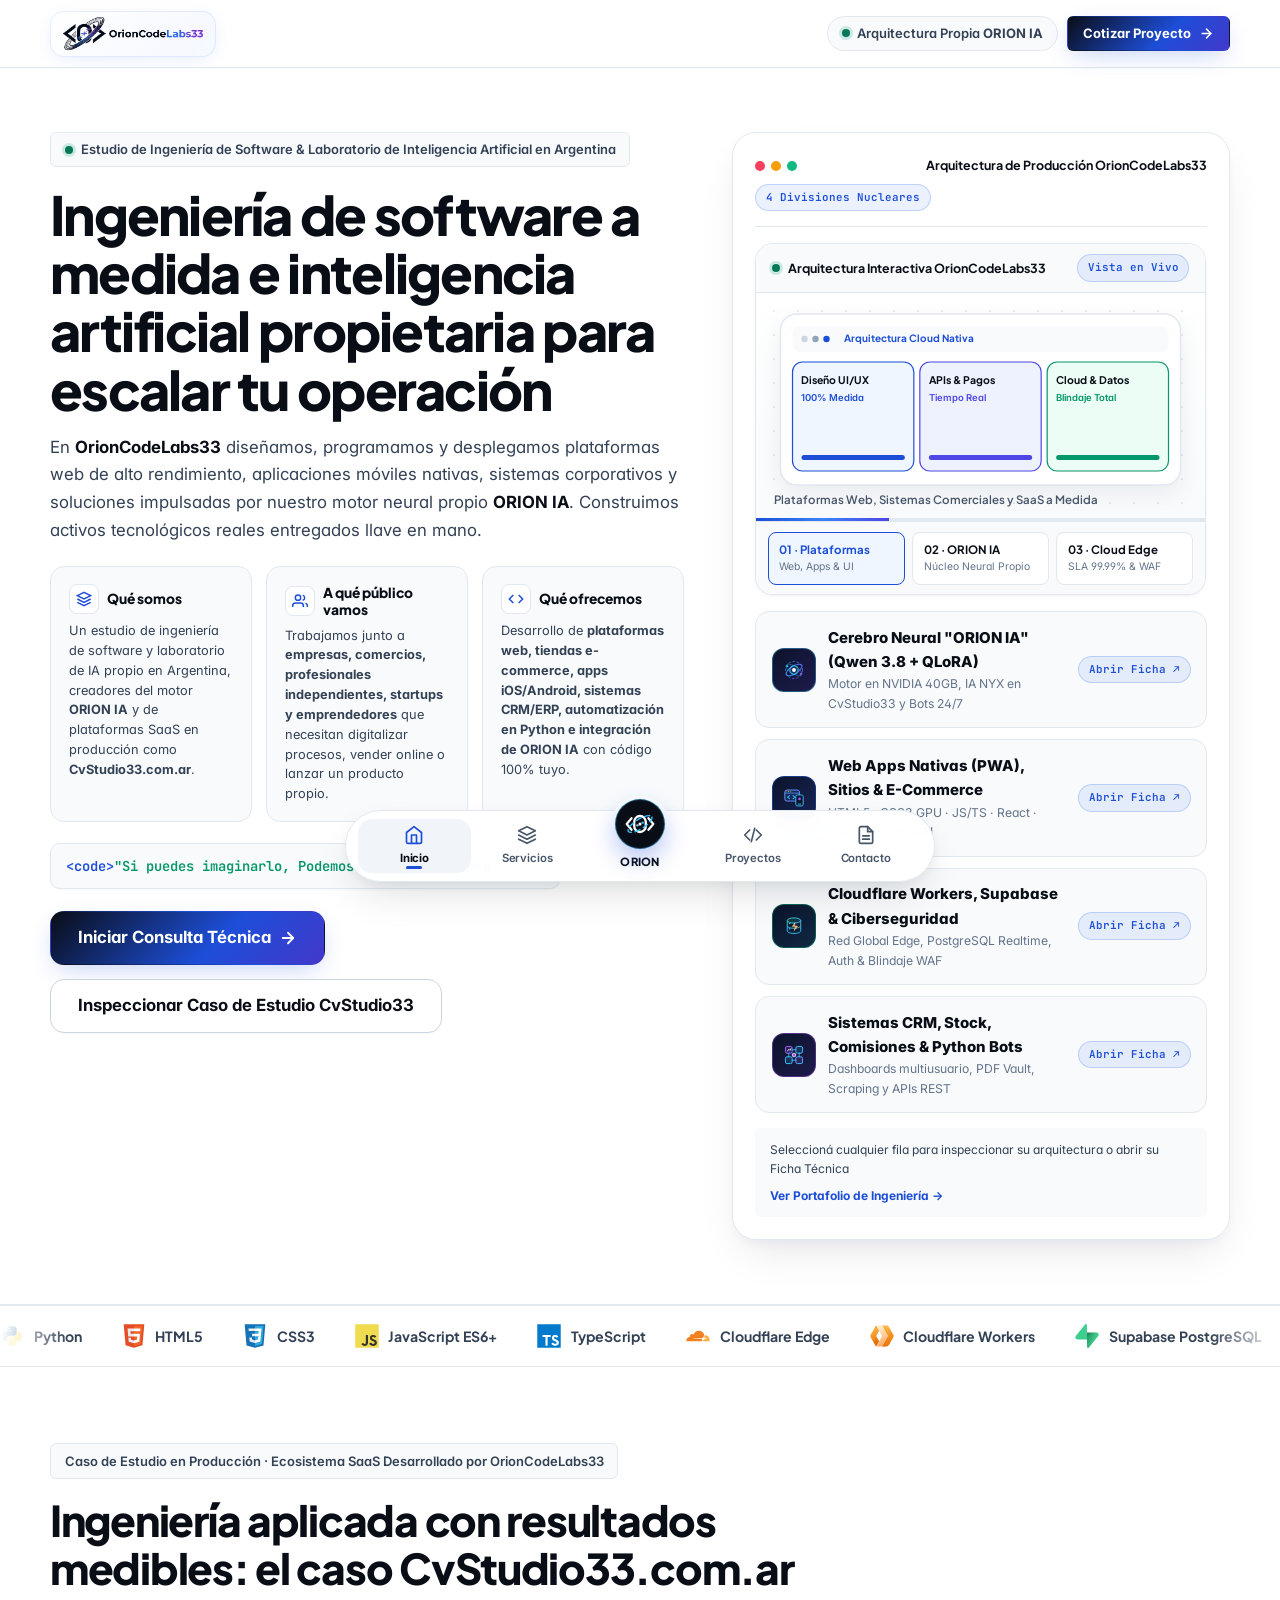
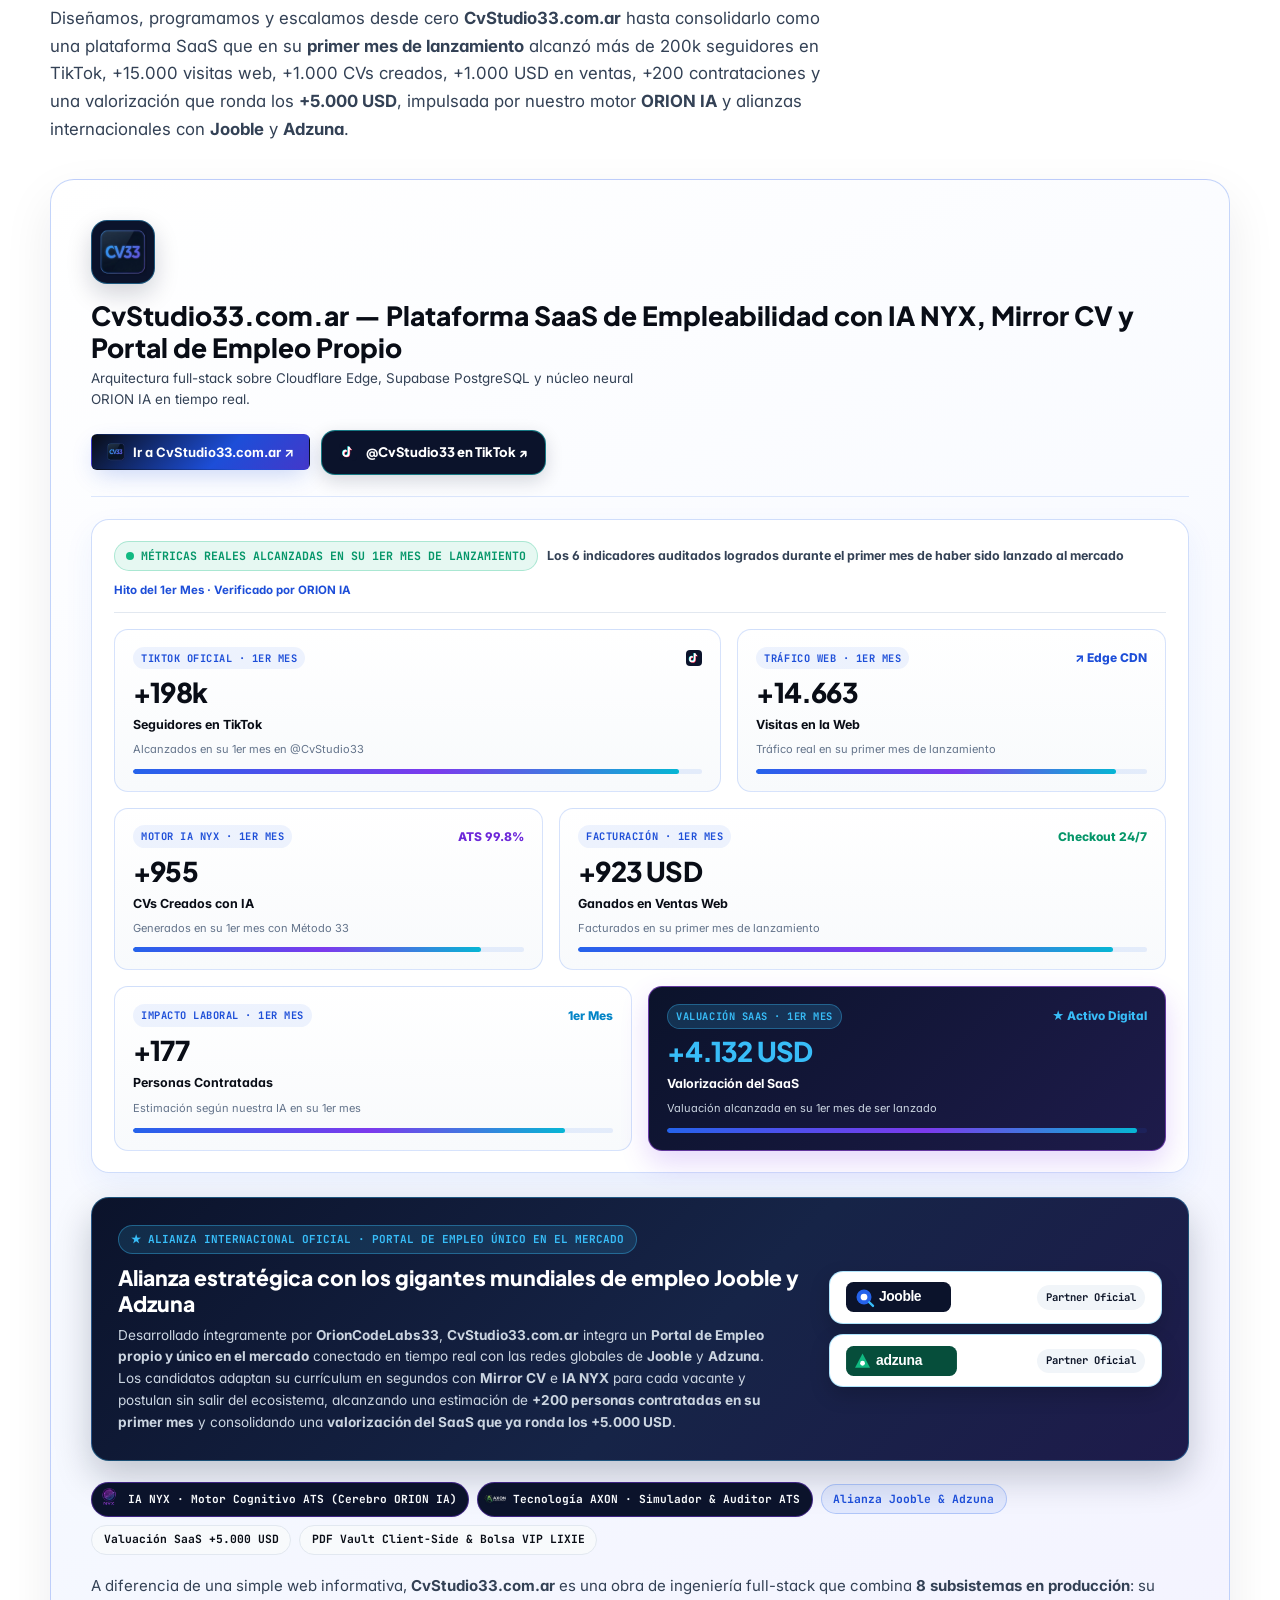
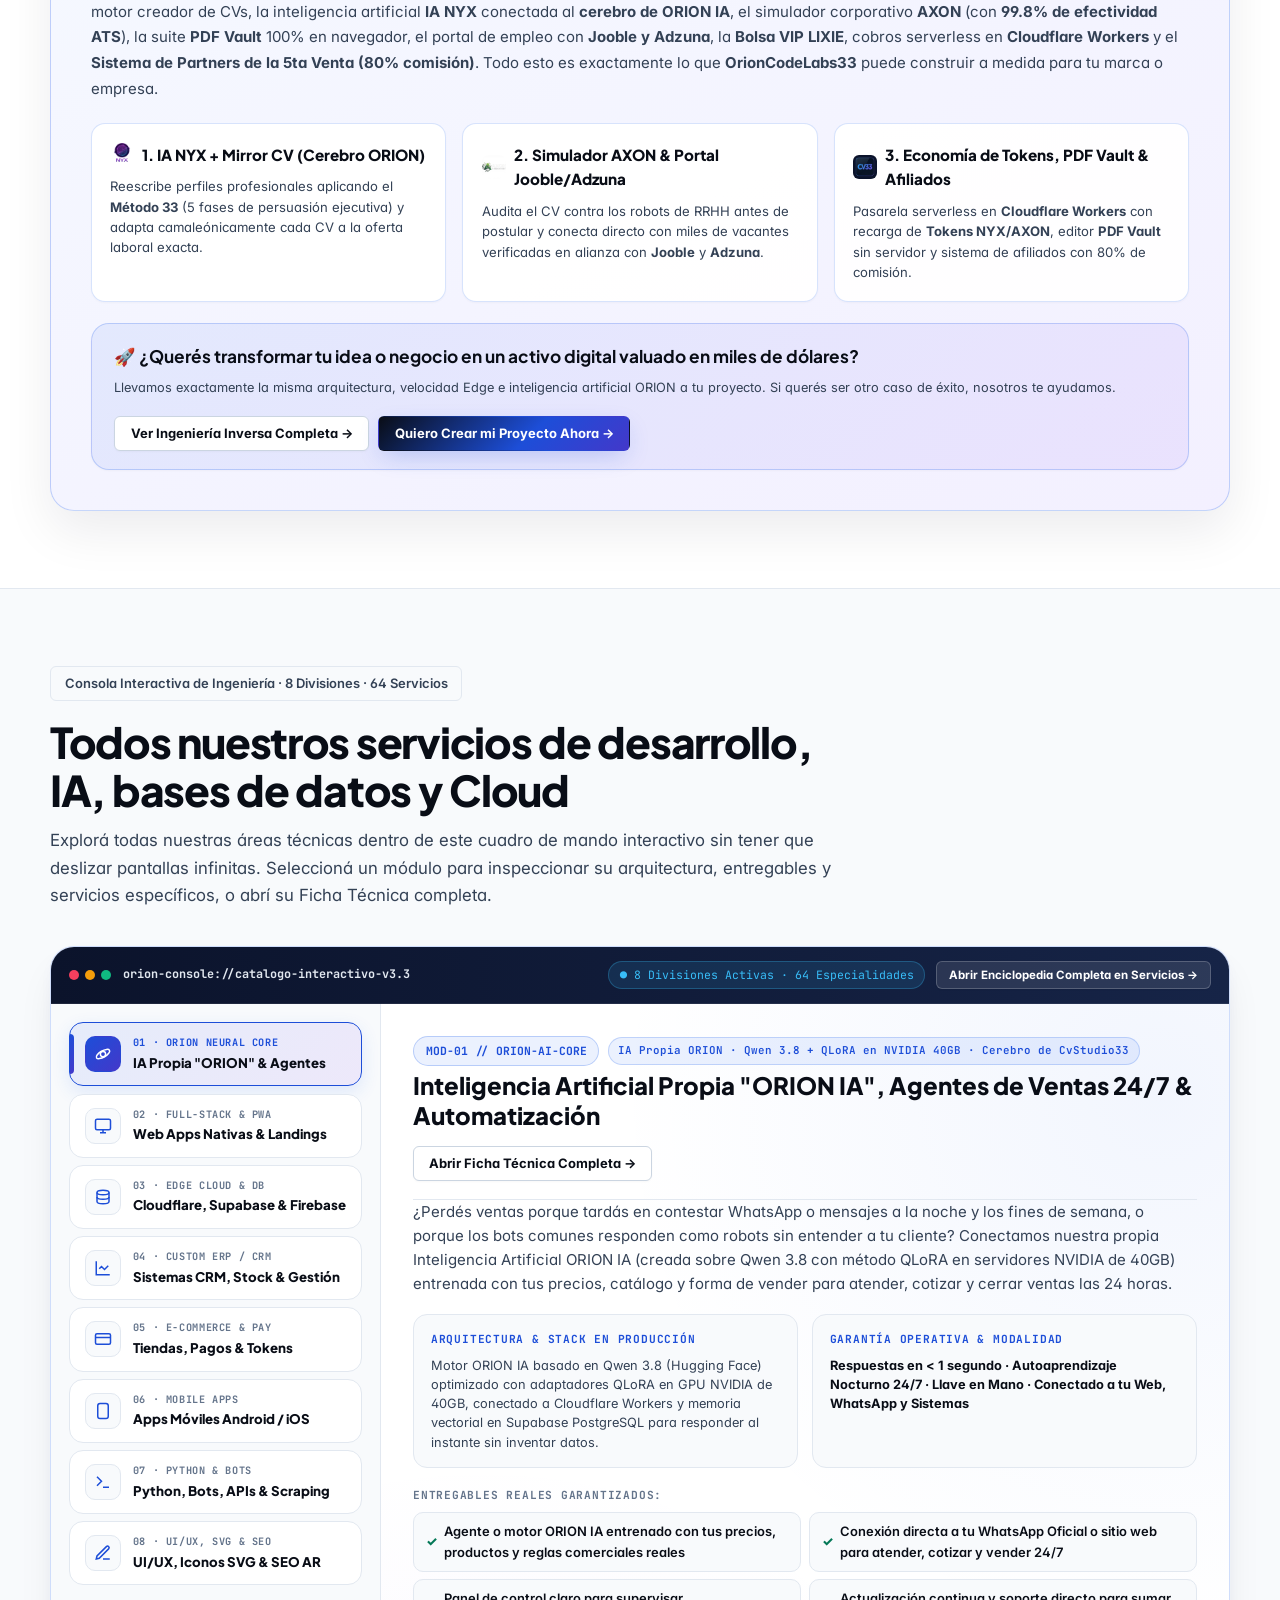
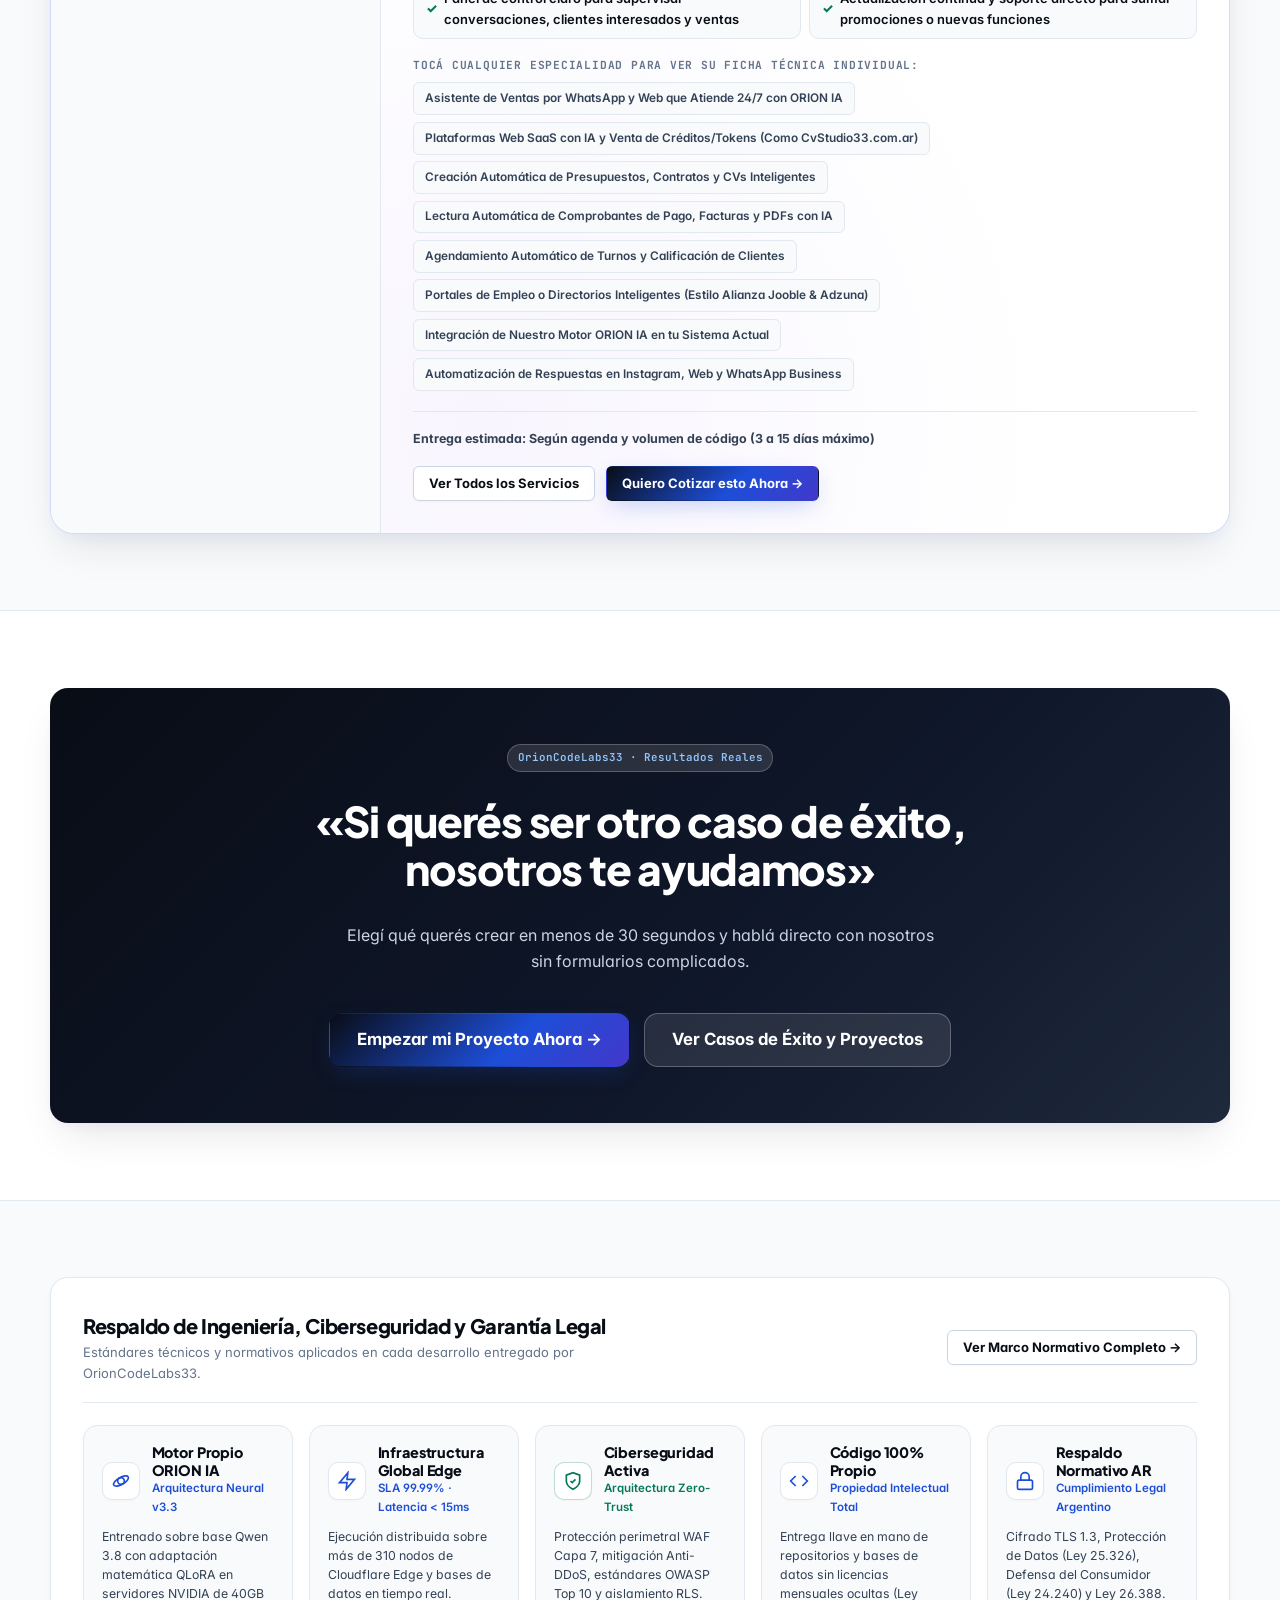
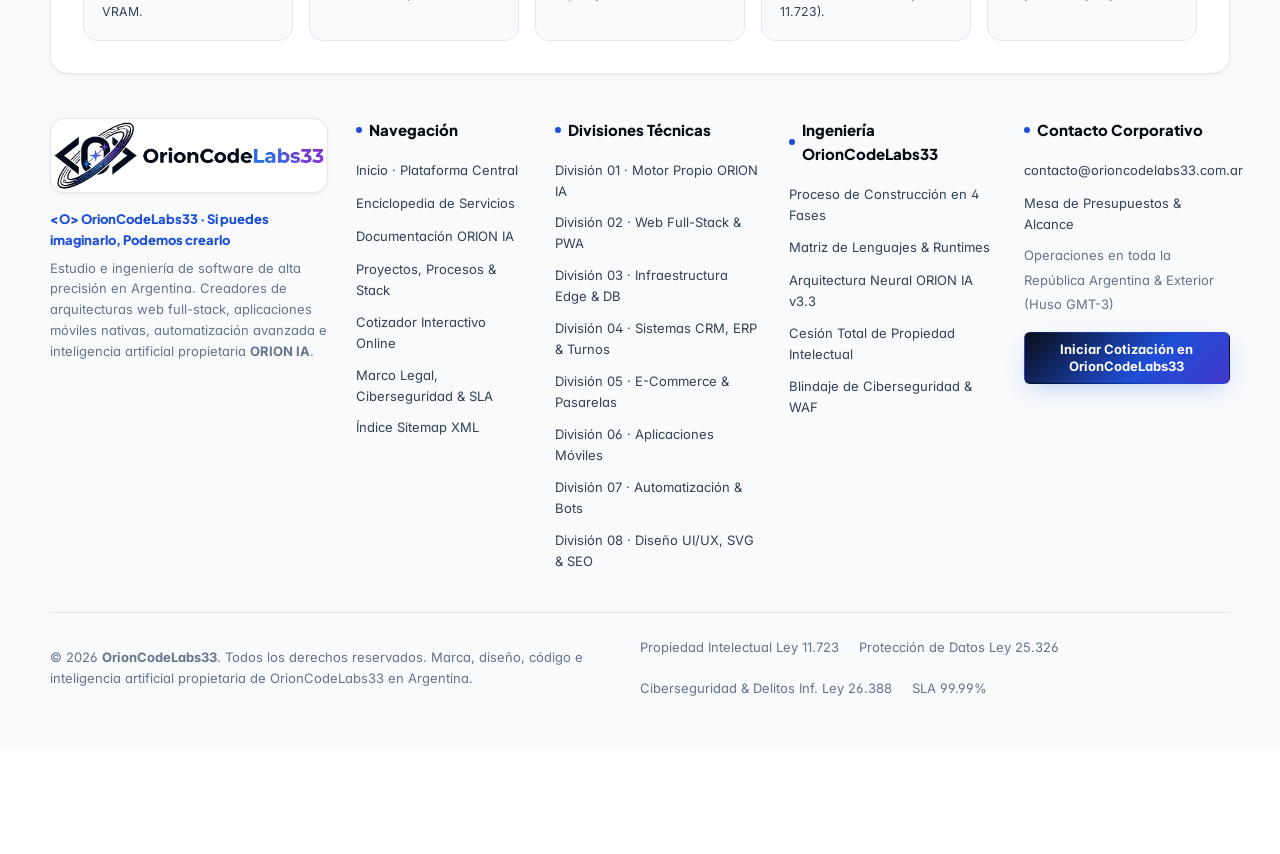
<file: index.html>
<!DOCTYPE html>
<html lang="es-AR">
<head>
  <meta charset="UTF-8">
  <meta name="viewport" content="width=device-width, initial-scale=1.0, viewport-fit=cover">
  <meta http-equiv="X-UA-Compatible" content="IE=edge">

  <!-- SEO Principal para Argentina y Mercados Globales -->
  <title>OrionCodeLabs33 | Creamos tu Página Web, App Móvil e Inteligencia Artificial para Vender Más</title>
  <meta name="description" content="En OrionCodeLabs33 creamos páginas web profesionales, tiendas online, sistemas a medida, apps móviles e Inteligencia Artificial propia ORION IA (creadores del caso de éxito CvStudio33.com.ar con +200k en TikTok y alianza con Jooble y Adzuna). Si querés ser otro caso de éxito, nosotros te ayudamos.">
  <meta name="keywords" content="OrionCodeLabs33, crear pagina web argentina, desarrollo de software a medida, inteligencia artificial para empresas, ORION IA, CvStudio33.com.ar, Jooble, Adzuna, diseño web profesional, tienda online mercado pago, chatbots whatsapp ia">
  <meta name="author" content="OrionCodeLabs33">
  <meta name="robots" content="index, follow, max-image-preview:large">
  <link rel="canonical" href="https://orioncodelabs33.com.ar/">

  <!-- Geolocalización SEO Argentina -->
  <meta name="geo.region" content="AR">
  <meta name="geo.placename" content="Argentina">
  <meta name="theme-color" content="#FFFFFF">
  <meta name="apple-mobile-web-app-capable" content="yes">
  <link rel="manifest" href="manifest.json">
  <link rel="icon" type="image/png" sizes="64x64" href="assets/img/favicon.png">
  <link rel="apple-touch-icon" sizes="256x256" href="assets/img/logo-icon.png">

  <!-- Open Graph / WhatsApp -->
  <meta property="og:type" content="website">
  <meta property="og:locale" content="es_AR">
  <meta property="og:site_name" content="OrionCodeLabs33">
  <meta property="og:title" content="OrionCodeLabs33 — Si puedes imaginarlo, Podemos crearlo">
  <meta property="og:description" content="Ingeniería de software impulsada por nuestra propia IA ORION, Cloudflare Edge, Supabase, Firebase y Python. Creadores de CvStudio33.com.ar.">
  <meta property="og:image" content="https://orioncodelabs33.com.ar/assets/img/og-image.jpg">

  <!-- Hojas de Estilo Modulares -->
  <link rel="stylesheet" href="assets/css/tokens.css">
  <link rel="stylesheet" href="assets/css/layout.css">
  <link rel="stylesheet" href="assets/css/animations.css">

  <!-- Schema.org JSON-LD Estructurado Completo (@graph) -->
  <script type="application/ld+json">
  {
    "@context": "https://schema.org",
    "@graph": [
      {
        "@type": ["Organization", "ProfessionalService"],
        "@id": "https://protocololeviatham.github.io/OrionCodeLabs33/#organization",
        "name": "OrionCodeLabs33",
        "slogan": "Si puedes imaginarlo, Podemos crearlo",
        "url": "https://protocololeviatham.github.io/OrionCodeLabs33/",
        "logo": "https://protocololeviatham.github.io/OrionCodeLabs33/assets/img/logo-light.png",
        "description": "Estudio de ingeniería de software a medida y laboratorio de inteligencia artificial propietario en Argentina. Creadores del motor neural ORION IA y de la plataforma SaaS CvStudio33.com.ar.",
        "areaServed": [
          { "@type": "Country", "name": "Argentina" },
          { "@type": "Place", "name": "Latinoamérica y Global" }
        ],
        "knowsAbout": [
          "Ingeniería de Software a Medida",
          "Inteligencia Artificial Propietaria ORION IA",
          "Desarrollo Web Full-Stack y PWA",
          "Aplicaciones Móviles iOS y Android",
          "Infraestructura Cloudflare Edge y Supabase PostgreSQL",
          "Sistemas CRM, ERP y Automatización con Python"
        ]
      },
      {
        "@type": "WebSite",
        "@id": "https://protocololeviatham.github.io/OrionCodeLabs33/#website",
        "url": "https://protocololeviatham.github.io/OrionCodeLabs33/",
        "name": "OrionCodeLabs33 — Ingeniería de Software & ORION IA",
        "publisher": { "@id": "https://protocololeviatham.github.io/OrionCodeLabs33/#organization" },
        "inLanguage": "es-AR"
      },
      {
        "@type": "SoftwareApplication",
        "name": "ORION IA Neural Engine v3.3",
        "applicationCategory": "BusinessApplication",
        "operatingSystem": "Cloud / Web / API",
        "creator": { "@id": "https://protocololeviatham.github.io/OrionCodeLabs33/#organization" },
        "description": "Motor propietario de inteligencia artificial desarrollado sobre base Qwen 3.8 con adaptación matemática QLoRA en servidores NVIDIA de 40GB VRAM."
      }
    ]
  }
  </script>
</head>
<body>

  <!-- ========================================================================
       HEADER SUPERIOR LIMPIO (Logo Oficial + Estado ORION IA + Cotizar)
       ======================================================================== -->
  <header class="site-header" role="banner">
    <div class="container header-inner">
      <a href="index.html" class="brand-logo" aria-label="OrionCodeLabs33 Inicio">
        <img src="assets/img/logo-light.png" alt="OrionCodeLabs33" width="240" height="63" fetchpriority="high">
      </a>

      <div class="header-right-status">
        <a href="portafolio.html#orion-ia" class="orion-ai-pill" title="Conocer nuestro motor propio ORION IA">
          <span class="status-dot" aria-hidden="true"></span>
          <span>Arquitectura Propia <strong>ORION IA</strong></span>
        </a>
        <a href="contacto.html#cotizador" class="btn btn-primary btn-sm">
          <span>Cotizar Proyecto</span>
          <svg width="15" height="15" viewBox="0 0 24 24" fill="none" stroke="currentColor" stroke-width="2.4" stroke-linecap="round" stroke-linejoin="round"><path d="M5 12h14"/><path d="m12 5 7 7-7 7"/></svg>
        </a>
      </div>
    </div>
  </header>

  <main id="contenido-principal">
    <!-- ======================================================================
         HERO INSTITUCIONAL: QUÉ SOMOS, A QUÉ PÚBLICO VAMOS Y QUÉ OFRECEMOS
         + ESCENARIO DE PRESENTACIÓN REMOTION A 60 FPS
         ====================================================================== -->
    <section class="hero-section" data-composition-id="home-hero-composition" data-duration="2.4">
      <div class="container hero-grid">

        <!-- Columna Izquierda: Identidad Institucional, Público Objetivo y Oferta -->
        <div class="hero-content hf-clip" data-start="0.05">
          <div class="hero-badge">
            <span class="status-dot" aria-hidden="true"></span>
            <span>Estudio de Ingeniería de Software &amp; Laboratorio de Inteligencia Artificial en Argentina</span>
          </div>

          <h1 class="hero-title">
            Ingeniería de software a medida e inteligencia artificial propietaria para escalar tu operación
          </h1>

          <p class="hero-subtitle">
            En <strong>OrionCodeLabs33</strong> diseñamos, programamos y desplegamos plataformas web de alto rendimiento, aplicaciones móviles nativas, sistemas corporativos y soluciones impulsadas por nuestro motor neural propio <strong>ORION IA</strong>. Construimos activos tecnológicos reales entregados llave en mano.
          </p>

          <!-- Matriz Institucional de 3 Pilares: Qué Somos · A Qué Público Vamos · Qué Ofrecemos -->
          <div class="institutional-identity-grid" aria-label="Identidad, público y oferta de OrionCodeLabs33">
            <article class="identity-pillar-card">
              <div class="identity-pillar-head">
                <span class="identity-pillar-icon" aria-hidden="true">
                  <svg width="16" height="16" viewBox="0 0 24 24" fill="none" stroke="currentColor" stroke-width="2.2"><polygon points="12 2 2 7 12 12 22 7 12 2"/><polyline points="2 17 12 22 22 17"/><polyline points="2 12 12 17 22 12"/></svg>
                </span>
                <h2 class="identity-pillar-title">Qué somos</h2>
              </div>
              <p class="identity-pillar-desc">
                Un estudio de ingeniería de software y laboratorio de IA propio en Argentina, creadores del motor <strong>ORION IA</strong> y de plataformas SaaS en producción como <strong>CvStudio33.com.ar</strong>.
              </p>
            </article>

            <article class="identity-pillar-card">
              <div class="identity-pillar-head">
                <span class="identity-pillar-icon" aria-hidden="true">
                  <svg width="16" height="16" viewBox="0 0 24 24" fill="none" stroke="currentColor" stroke-width="2.2"><path d="M17 21v-2a4 4 0 0 0-4-4H5a4 4 0 0 0-4 4v2"/><circle cx="9" cy="7" r="4"/><path d="M23 21v-2a4 4 0 0 0-3-3.87"/><path d="M16 3.13a4 4 0 0 1 0 7.75"/></svg>
                </span>
                <h2 class="identity-pillar-title">A qué público vamos</h2>
              </div>
              <p class="identity-pillar-desc">
                Trabajamos junto a <strong>empresas, comercios, profesionales independientes, startups y emprendedores</strong> que necesitan digitalizar procesos, vender online o lanzar un producto propio.
              </p>
            </article>

            <article class="identity-pillar-card">
              <div class="identity-pillar-head">
                <span class="identity-pillar-icon" aria-hidden="true">
                  <svg width="16" height="16" viewBox="0 0 24 24" fill="none" stroke="currentColor" stroke-width="2.2"><polyline points="16 18 22 12 16 6"/><polyline points="8 6 2 12 8 18"/></svg>
                </span>
                <h2 class="identity-pillar-title">Qué ofrecemos</h2>
              </div>
              <p class="identity-pillar-desc">
                Desarrollo de <strong>plataformas web, tiendas e-commerce, apps iOS/Android, sistemas CRM/ERP, automatización en Python e integración de ORION IA</strong> con código 100% tuyo.
              </p>
            </article>
          </div>

          <!-- Animación del Lema Oficial en Código Puro -->
          <div id="orion-motto-box" class="orion-motto-box" aria-label="Si puedes imaginarlo, Podemos crearlo">
            <div class="orion-motto-stage">
              <div class="motto-code-layer">
                <span id="motto-code-text"></span><span class="motto-cursor" aria-hidden="true"></span>
              </div>
              <div class="motto-render-layer">
                <svg width="20" height="20" viewBox="0 0 24 24" fill="none" style="flex-shrink:0;" aria-hidden="true">
                  <path d="M6 17L18 7" stroke="#1D4ED8" stroke-width="1.8" stroke-linecap="round"/>
                  <polygon points="6,13 7,16 10,17 7,18 6,21 5,18 2,17 5,16" fill="#1D4ED8"/>
                  <polygon points="12,8 13.3,11.2 16.5,12.5 13.3,13.8 12,17 10.7,13.8 7.5,12.5 10.7,11.2" fill="#4338CA"/>
                </svg>
                <span class="motto-render-text">Si puedes imaginarlo, Podemos crearlo</span>
              </div>
            </div>
          </div>

          <div class="hero-cta-group">
            <a href="contacto.html#cotizador" class="btn btn-primary btn-lg">
              <span>Iniciar Consulta Técnica</span>
              <svg width="18" height="18" viewBox="0 0 24 24" fill="none" stroke="currentColor" stroke-width="2.4" stroke-linecap="round" stroke-linejoin="round"><path d="M5 12h14"/><path d="m12 5 7 7-7 7"/></svg>
            </a>
            <a href="#caso-exito-cvstudio33" class="btn btn-secondary btn-lg">
              <span>Inspeccionar Caso de Estudio CvStudio33</span>
            </a>
          </div>
        </div>

        <!-- Columna Derecha: Reproductor de Presentación Remotion (60 FPS) + Stack de Producción Interactivo -->
        <div class="hero-showcase-panel hf-clip" data-start="0.18" aria-label="Arquitectura Tecnológica OrionCodeLabs33">
          <div class="showcase-header">
            <div class="window-dots" aria-hidden="true">
              <span></span><span></span><span></span>
            </div>
            <span style="font-family:var(--font-display);font-size:0.78rem;font-weight:700;color:var(--text-primary);">Arquitectura de Producción OrionCodeLabs33</span>
            <span class="badge-verified">4 Divisiones Nucleares</span>
          </div>

          <!-- Animación Minimalista Hecha a Código con Remotion -->
          <div class="remotion-player-shell" data-remotion-composition="hero-architecture" style="margin-bottom:0.95rem;">
            <div class="remotion-player-topbar">
              <span class="remotion-player-title">
                <span class="status-dot" aria-hidden="true"></span>
                <span>Arquitectura Interactiva OrionCodeLabs33</span>
              </span>
              <span class="badge-verified" style="font-size:0.68rem;">Vista en Vivo</span>
            </div>
            <div class="remotion-canvas-stage" style="aspect-ratio:16/8.5;min-height:190px;max-height:225px;">
              <canvas aria-label="Animación de arquitectura OrionCodeLabs33 renderizada a 60 FPS"></canvas>
            </div>
            <div class="remotion-progress-rail"><div class="remotion-progress-fill"></div></div>
            <div class="remotion-scene-selector" style="grid-template-columns:repeat(3,minmax(0,1fr));">
              <button type="button" class="remotion-scene-btn is-active" data-remotion-scene="0">
                <strong>01 · Plataformas</strong>
                <span>Web, Apps &amp; UI</span>
              </button>
              <button type="button" class="remotion-scene-btn" data-remotion-scene="1">
                <strong>02 · ORION IA</strong>
                <span>Núcleo Neural Propio</span>
              </button>
              <button type="button" class="remotion-scene-btn" data-remotion-scene="2">
                <strong>03 · Cloud Edge</strong>
                <span>SLA 99.99% &amp; WAF</span>
              </button>
            </div>
          </div>

          <div class="showcase-stack-list">
            <!-- Fila 1: ORION IA -->
            <div class="showcase-row" data-stack-preview="orion_ai">
              <div class="showcase-row-left">
                <div class="svg-icon-box" aria-hidden="true" style="background:linear-gradient(135deg,#0B132B 0%,#1E1B4B 100%);border-color:rgba(56,189,248,0.4);">
                  <svg viewBox="0 0 36 36" width="26" height="26" fill="none" xmlns="http://www.w3.org/2000/svg">
                    <defs>
                      <linearGradient id="orionCoreGrad" x1="0" y1="0" x2="36" y2="36" gradientUnits="userSpaceOnUse">
                        <stop offset="0%" stop-color="#38BDF8"/>
                        <stop offset="50%" stop-color="#3B82F6"/>
                        <stop offset="100%" stop-color="#A855F7"/>
                      </linearGradient>
                    </defs>
                    <circle cx="18" cy="18" r="14" stroke="url(#orionCoreGrad)" stroke-width="1.2" stroke-dasharray="4 3" class="svg-ring-spin"/>
                    <ellipse cx="18" cy="18" rx="15" ry="6.2" transform="rotate(-32 18 18)" stroke="url(#orionCoreGrad)" stroke-width="1.6"/>
                    <ellipse cx="18" cy="18" rx="15" ry="6.2" transform="rotate(32 18 18)" stroke="#38BDF8" stroke-width="1.1" stroke-opacity="0.55"/>
                    <polygon points="18,10 24.5,14 24.5,22 18,26 11.5,22 11.5,14" fill="rgba(56,189,248,0.16)" stroke="#38BDF8" stroke-width="1.5"/>
                    <circle cx="18" cy="18" r="3.2" fill="#FFFFFF" class="svg-node-glow"/>
                    <circle cx="7" cy="12" r="1.7" fill="#38BDF8"/>
                    <circle cx="29" cy="24" r="1.7" fill="#A855F7"/>
                  </svg>
                </div>
                <div class="showcase-row-info">
                  <h3>Cerebro Neural "ORION IA" (Qwen 3.8 + QLoRA)</h3>
                  <p>Motor en NVIDIA 40GB, IA NYX en CvStudio33 y Bots 24/7</p>
                </div>
              </div>
              <button type="button" class="badge-verified" data-open-service="orion_ai" style="cursor:pointer;">Abrir Ficha ↗</button>
            </div>

            <!-- Fila 2: Web & Mobile -->
            <div class="showcase-row" data-stack-preview="web">
              <div class="showcase-row-left">
                <div class="svg-icon-box" aria-hidden="true" style="background:linear-gradient(135deg,#0B132B 0%,#172554 100%);border-color:rgba(37,99,235,0.4);">
                  <svg viewBox="0 0 36 36" width="26" height="26" fill="none" xmlns="http://www.w3.org/2000/svg">
                    <defs>
                      <linearGradient id="webStackGrad" x1="2" y1="4" x2="34" y2="32" gradientUnits="userSpaceOnUse">
                        <stop offset="0%" stop-color="#60A5FA"/>
                        <stop offset="100%" stop-color="#8B5CF6"/>
                      </linearGradient>
                    </defs>
                    <rect x="3" y="5" width="24" height="18" rx="3.5" fill="rgba(59,130,246,0.14)" stroke="url(#webStackGrad)" stroke-width="1.6"/>
                    <line x1="3" y1="10" x2="27" y2="10" stroke="#60A5FA" stroke-width="1.2"/>
                    <circle cx="6.5" cy="7.5" r="1" fill="#EF4444"/>
                    <circle cx="9.5" cy="7.5" r="1" fill="#F59E0B"/>
                    <circle cx="12.5" cy="7.5" r="1" fill="#10B981"/>
                    <path d="M10.5 14L7.5 16.5L10.5 19" stroke="#38BDF8" stroke-width="1.7" stroke-linecap="round" stroke-linejoin="round"/>
                    <path d="M16.5 14L19.5 16.5L16.5 19" stroke="#38BDF8" stroke-width="1.7" stroke-linecap="round" stroke-linejoin="round"/>
                    <rect x="21" y="13" width="12" height="18" rx="2.8" fill="#0B132B" stroke="#38BDF8" stroke-width="1.6"/>
                    <line x1="25" y1="28" x2="29" y2="28" stroke="#38BDF8" stroke-width="1.5" stroke-linecap="round"/>
                    <circle cx="27" cy="19.5" r="2.2" fill="#A855F7" class="svg-node-glow"/>
                  </svg>
                </div>
                <div class="showcase-row-info">
                  <h3>Web Apps Nativas (PWA), Sitios &amp; E-Commerce</h3>
                  <p>HTML5 · CSS3 GPU · JS/TS · React · Mercado Pago API</p>
                </div>
              </div>
              <button type="button" class="badge-verified" data-open-service="web" style="cursor:pointer;">Abrir Ficha ↗</button>
            </div>

            <!-- Fila 3: Cloudflare + Supabase + Firebase -->
            <div class="showcase-row" data-stack-preview="cloud_db">
              <div class="showcase-row-left">
                <div class="svg-icon-box" aria-hidden="true" style="background:linear-gradient(135deg,#0B132B 0%,#0F2942 100%);border-color:rgba(16,185,129,0.4);">
                  <svg viewBox="0 0 36 36" width="26" height="26" fill="none" xmlns="http://www.w3.org/2000/svg">
                    <defs>
                      <linearGradient id="edgeCloudGrad" x1="4" y1="4" x2="32" y2="32" gradientUnits="userSpaceOnUse">
                        <stop offset="0%" stop-color="#34D399"/>
                        <stop offset="50%" stop-color="#38BDF8"/>
                        <stop offset="100%" stop-color="#F59E0B"/>
                      </linearGradient>
                    </defs>
                    <ellipse cx="18" cy="9" rx="11" ry="4.2" fill="rgba(52,211,153,0.15)" stroke="url(#edgeCloudGrad)" stroke-width="1.6"/>
                    <path d="M7 9v8.5c0 2.3 4.9 4.2 11 4.2s11-1.9 11-4.2V9" stroke="url(#edgeCloudGrad)" stroke-width="1.6"/>
                    <path d="M7 17.5V26c0 2.3 4.9 4.2 11 4.2s11-1.9 11-4.2v-8.5" stroke="#38BDF8" stroke-width="1.6"/>
                    <path d="M19.5 12.5L15 19h5l-1.5 6.5 5.5-7.5h-4.8l.3-5.5z" fill="#F59E0B" stroke="#FFFFFF" stroke-width="0.6" class="svg-node-glow"/>
                    <circle cx="11" cy="14" r="1.3" fill="#34D399"/>
                    <circle cx="11" cy="22.5" r="1.3" fill="#38BDF8"/>
                  </svg>
                </div>
                <div class="showcase-row-info">
                  <h3>Cloudflare Workers, Supabase &amp; Ciberseguridad</h3>
                  <p>Red Global Edge, PostgreSQL Realtime, Auth &amp; Blindaje WAF</p>
                </div>
              </div>
              <button type="button" class="badge-verified" data-open-service="cloud_db" style="cursor:pointer;">Abrir Ficha ↗</button>
            </div>

            <!-- Fila 4: Python & Sistemas -->
            <div class="showcase-row" data-stack-preview="systems">
              <div class="showcase-row-left">
                <div class="svg-icon-box" aria-hidden="true" style="background:linear-gradient(135deg,#0B132B 0%,#1E1B4B 100%);border-color:rgba(168,85,247,0.4);">
                  <svg viewBox="0 0 36 36" width="26" height="26" fill="none" xmlns="http://www.w3.org/2000/svg">
                    <defs>
                      <linearGradient id="sysAutoGrad" x1="4" y1="4" x2="32" y2="32" gradientUnits="userSpaceOnUse">
                        <stop offset="0%" stop-color="#A855F7"/>
                        <stop offset="100%" stop-color="#38BDF8"/>
                      </linearGradient>
                    </defs>
                    <rect x="4" y="4" width="11" height="11" rx="2.5" fill="rgba(168,85,247,0.16)" stroke="url(#sysAutoGrad)" stroke-width="1.6"/>
                    <rect x="21" y="4" width="11" height="11" rx="2.5" fill="rgba(56,189,248,0.16)" stroke="#38BDF8" stroke-width="1.6"/>
                    <rect x="4" y="21" width="11" height="11" rx="2.5" fill="rgba(56,189,248,0.16)" stroke="#38BDF8" stroke-width="1.6"/>
                    <rect x="21" y="21" width="11" height="11" rx="2.5" fill="rgba(168,85,247,0.16)" stroke="url(#sysAutoGrad)" stroke-width="1.6"/>
                    <path d="M15 9.5h6M9.5 15v6M26.5 15v6M15 26.5h6" stroke="#38BDF8" stroke-width="1.5" stroke-linecap="round" class="svg-beam-flow"/>
                    <circle cx="18" cy="18" r="3" fill="#A855F7" stroke="#FFFFFF" stroke-width="1.2" class="svg-node-glow"/>
                    <path d="M7.5 11.5L9.5 8.5L11.5 10.5L13 7.5" stroke="#FFFFFF" stroke-width="1.3" stroke-linecap="round" stroke-linejoin="round"/>
                  </svg>
                </div>
                <div class="showcase-row-info">
                  <h3>Sistemas CRM, Stock, Comisiones &amp; Python Bots</h3>
                  <p>Dashboards multiusuario, PDF Vault, Scraping y APIs REST</p>
                </div>
              </div>
              <button type="button" class="badge-verified" data-open-service="systems" style="cursor:pointer;">Abrir Ficha ↗</button>
            </div>
          </div>

          <!-- Cajón Desplegable Interno con Botón de Cerrar Explícito -->
          <div id="showcase-inline-drawer" class="showcase-inline-drawer" role="region" aria-label="Vista rápida del módulo seleccionado">
            <div class="showcase-drawer-head">
              <div>
                <span style="font-family:var(--font-sans);font-size:0.7rem;color:var(--brand-blue);font-weight:700;">Resumen Ejecutivo del Módulo</span>
                <h4 id="showcase-drawer-title" style="font-family:var(--font-display);font-size:0.95rem;font-weight:800;color:var(--text-primary);margin-top:0.15rem;">IA Propia "ORION" &amp; Bots 24/7</h4>
              </div>
              <button type="button" id="showcase-drawer-close" class="showcase-drawer-close" aria-label="Cerrar resumen">✕ Cerrar</button>
            </div>
            <p id="showcase-drawer-problem" style="font-size:0.79rem;color:#B91C1C;line-height:1.5;margin:0;"></p>
            <p id="showcase-drawer-solution" style="font-size:0.79rem;color:#047857;line-height:1.5;margin:0;"></p>
            <div style="display:flex;flex-wrap:wrap;gap:0.55rem;padding-top:0.35rem;">
              <button type="button" id="showcase-drawer-open-modal" class="btn btn-primary btn-sm" data-open-service="orion_ai">Ver Ficha Técnica Completa →</button>
              <a href="contacto.html#cotizador" class="btn btn-secondary btn-sm">Cotizar Ahora</a>
            </div>
          </div>

          <div style="margin-top:0.95rem;padding:0.7rem 0.9rem;border-radius:var(--radius-xs);background:var(--bg-secondary);display:flex;align-items:center;justify-content:space-between;flex-wrap:wrap;gap:0.5rem;font-size:0.75rem;color:var(--text-secondary);">
            <span>Seleccioná cualquier fila para inspeccionar su arquitectura o abrir su Ficha Técnica</span>
            <a href="portafolio.html" style="color:var(--brand-blue);font-weight:700;">Ver Portafolio de Ingeniería →</a>
          </div>
        </div>

      </div>
    </section>

    <!-- ======================================================================
         CINTA CONTINUA DE LOGOS OFICIALES DE TECNOLOGÍA
         ====================================================================== -->
    <div class="tech-marquee-wrap" aria-label="Tecnologías oficiales que utilizamos">
      <div class="tech-marquee-track">
        <div class="marquee-item"><img src="assets/img/tech/python.svg" alt="Python" width="24" height="24"><span>Python</span></div>
        <div class="marquee-item"><img src="assets/img/tech/html5.svg" alt="HTML5" width="24" height="24"><span>HTML5</span></div>
        <div class="marquee-item"><img src="assets/img/tech/css3.svg" alt="CSS3" width="24" height="24"><span>CSS3</span></div>
        <div class="marquee-item"><img src="assets/img/tech/javascript.svg" alt="JavaScript" width="24" height="24"><span>JavaScript ES6+</span></div>
        <div class="marquee-item"><img src="assets/img/tech/typescript.svg" alt="TypeScript" width="24" height="24"><span>TypeScript</span></div>
        <div class="marquee-item"><img src="assets/img/tech/cloudflare.svg" alt="Cloudflare" width="24" height="24"><span>Cloudflare Edge</span></div>
        <div class="marquee-item"><img src="assets/img/tech/cloudflareworkers.svg" alt="Cloudflare Workers" width="24" height="24"><span>Cloudflare Workers</span></div>
        <div class="marquee-item"><img src="assets/img/tech/supabase.svg" alt="Supabase" width="24" height="24"><span>Supabase PostgreSQL</span></div>
        <div class="marquee-item"><img src="assets/img/tech/firebase.svg" alt="Firebase" width="24" height="24"><span>Google Firebase</span></div>
        <div class="marquee-item"><img src="assets/img/tech/react.svg" alt="React" width="24" height="24"><span>React</span></div>
        <div class="marquee-item"><img src="assets/img/tech/nextjs.svg" alt="Next.js" width="24" height="24"><span>Next.js</span></div>
        <div class="marquee-item"><img src="assets/img/tech/nodejs.svg" alt="Node.js" width="24" height="24"><span>Node.js</span></div>
        <div class="marquee-item"><img src="assets/img/tech/postgresql.svg" alt="PostgreSQL" width="24" height="24"><span>PostgreSQL</span></div>
        <div class="marquee-item"><img src="assets/img/tech/flutter.svg" alt="Flutter" width="24" height="24"><span>Flutter Mobile</span></div>
        <!-- Duplicado para loop infinito fluido -->
        <div class="marquee-item" aria-hidden="true"><img src="assets/img/tech/python.svg" alt="" width="24" height="24"><span>Python</span></div>
        <div class="marquee-item" aria-hidden="true"><img src="assets/img/tech/html5.svg" alt="" width="24" height="24"><span>HTML5</span></div>
        <div class="marquee-item" aria-hidden="true"><img src="assets/img/tech/css3.svg" alt="" width="24" height="24"><span>CSS3</span></div>
        <div class="marquee-item" aria-hidden="true"><img src="assets/img/tech/javascript.svg" alt="" width="24" height="24"><span>JavaScript ES6+</span></div>
        <div class="marquee-item" aria-hidden="true"><img src="assets/img/tech/typescript.svg" alt="" width="24" height="24"><span>TypeScript</span></div>
        <div class="marquee-item" aria-hidden="true"><img src="assets/img/tech/cloudflare.svg" alt="" width="24" height="24"><span>Cloudflare Edge</span></div>
        <div class="marquee-item" aria-hidden="true"><img src="assets/img/tech/cloudflareworkers.svg" alt="" width="24" height="24"><span>Cloudflare Workers</span></div>
        <div class="marquee-item" aria-hidden="true"><img src="assets/img/tech/supabase.svg" alt="" width="24" height="24"><span>Supabase PostgreSQL</span></div>
        <div class="marquee-item" aria-hidden="true"><img src="assets/img/tech/firebase.svg" alt="" width="24" height="24"><span>Google Firebase</span></div>
      </div>
    </div>

    <!-- ======================================================================
         SECCIÓN DESTACADA: CASO DE ESTUDIO EN PRODUCCIÓN — CVSTUDIO33.COM.AR
         ====================================================================== -->
    <section id="caso-exito-cvstudio33" class="section">
      <div class="container">
        <div class="section-header">
          <span class="hero-badge">Caso de Estudio en Producción · Ecosistema SaaS Desarrollado por OrionCodeLabs33</span>
          <h2 class="section-title">Ingeniería aplicada con resultados medibles: el caso CvStudio33.com.ar</h2>
          <p class="section-desc">
            Diseñamos, programamos y escalamos desde cero <strong>CvStudio33.com.ar</strong> hasta consolidarlo como una plataforma SaaS que en su <strong>primer mes de lanzamiento</strong> alcanzó más de 200k seguidores en TikTok, +15.000 visitas web, +1.000 CVs creados, +1.000 USD en ventas, +200 contrataciones y una valorización que ronda los <strong>+5.000 USD</strong>, impulsada por nuestro motor <strong>ORION IA</strong> y alianzas internacionales con <strong>Jooble</strong> y <strong>Adzuna</strong>.
          </p>
        </div>

        <!-- MÓDULO ÚNICO CONSOLIDADO: CvStudio33.com.ar + IA NYX (Cerebro ORION) + AXON + Jooble & Adzuna + 6 Estadísticas Asimétricas -->
        <article class="cvstudio-flagship-card spotlight-card">
          <div class="cvstudio-brand-header">
            <div class="cvstudio-identity-cluster">
              <a href="https://cvstudio33.com.ar" target="_blank" rel="noopener" class="cvstudio-logo-frame" title="Visitar CvStudio33.com.ar">
                <img src="assets/img/logo-cvstudio33.png" alt="Logo Oficial CvStudio33.com.ar" width="54" height="54">
              </a>
              <div>
                <h3 style="font-family:var(--font-display);font-size:clamp(1.25rem, 2.5vw, 1.65rem);font-weight:800;color:var(--text-primary);line-height:1.2;">
                  CvStudio33.com.ar — Plataforma SaaS de Empleabilidad con IA NYX, Mirror CV y Portal de Empleo Propio
                </h3>
                <p style="font-size:0.84rem;color:var(--text-secondary);margin-top:0.25rem;">
                  Arquitectura full-stack sobre Cloudflare Edge, Supabase PostgreSQL y núcleo neural ORION IA en tiempo real.
                </p>
              </div>
            </div>

            <!-- Botones Oficiales Directos a CvStudio33.com.ar y TikTok @CvStudio33 -->
            <div class="cvstudio-action-links">
              <a href="https://cvstudio33.com.ar" target="_blank" rel="noopener" class="btn btn-primary btn-sm" style="display:inline-flex;align-items:center;gap:0.5rem;">
                <img src="assets/img/logo-cvstudio33.png" alt="" width="18" height="18" style="border-radius:4px;object-fit:contain;">
                <span>Ir a CvStudio33.com.ar ↗</span>
              </a>
              <a href="https://www.tiktok.com/@cvstudio33" target="_blank" rel="noopener" class="btn-tiktok-official" title="TikTok Oficial @CvStudio33">
                <img src="assets/img/tech/tiktok.svg" alt="TikTok" width="18" height="18">
                <span>@CvStudio33 en TikTok ↗</span>
              </a>
            </div>
          </div>

          <!-- MATRIZ ASIMÉTRICA DE 6 ESTADÍSTICAS EN VIVO (Debajo de los links oficiales) -->
          <div class="cvstudio-live-metrics-wrap" aria-label="6 Estadísticas auditadas alcanzadas en el primer mes de lanzamiento de CvStudio33">
            <div class="cvstudio-live-metrics-header">
              <div style="display:flex;align-items:center;gap:0.55rem;flex-wrap:wrap;">
                <span class="live-pulse-indicator">
                  <span class="live-pulse-dot" aria-hidden="true"></span>
                  <span>MÉTRICAS REALES ALCANZADAS EN SU 1ER MES DE LANZAMIENTO</span>
                </span>
                <span style="font-size:0.78rem;font-weight:700;color:var(--text-secondary);">
                  Los 6 indicadores auditados logrados durante el primer mes de haber sido lanzado al mercado
                </span>
              </div>
              <span style="font-family:var(--font-sans);font-size:0.72rem;color:var(--brand-blue);font-weight:700;">
                Hito del 1er Mes · Verificado por ORION IA
              </span>
            </div>

            <div class="cvstudio-live-metrics-grid">
              <!-- Métrica 1: Seguidores en TikTok +200k -->
              <div class="cvstudio-metric-card">
                <div class="cvstudio-metric-top">
                  <span class="cvstudio-metric-tag">TikTok Oficial · 1er Mes</span>
                  <img src="assets/img/tech/tiktok.svg" alt="" width="16" height="16">
                </div>
                <div class="cvstudio-metric-value" data-metric-target="200" data-metric-prefix="+" data-metric-suffix="k" data-metric-format="plain">+0k</div>
                <div class="cvstudio-metric-label">Seguidores en TikTok</div>
                <div class="cvstudio-metric-sub">Alcanzados en su 1er mes en @CvStudio33</div>
                <div class="metric-progress-track"><div class="metric-progress-fill" data-progress-target="96%"></div></div>
              </div>

              <!-- Métrica 2: Tráfico en la Web +15.000 visitas -->
              <div class="cvstudio-metric-card">
                <div class="cvstudio-metric-top">
                  <span class="cvstudio-metric-tag">Tráfico Web · 1er Mes</span>
                  <span style="font-size:0.75rem;color:var(--brand-blue);font-weight:800;">↗ Edge CDN</span>
                </div>
                <div class="cvstudio-metric-value" data-metric-target="15000" data-metric-prefix="+" data-metric-suffix="" data-metric-format="dot-thousands">+0</div>
                <div class="cvstudio-metric-label">Visitas en la Web</div>
                <div class="cvstudio-metric-sub">Tráfico real en su primer mes de lanzamiento</div>
                <div class="metric-progress-track"><div class="metric-progress-fill" data-progress-target="92%"></div></div>
              </div>

              <!-- Métrica 3: CVs creados en la web +1.000 -->
              <div class="cvstudio-metric-card">
                <div class="cvstudio-metric-top">
                  <span class="cvstudio-metric-tag">Motor IA NYX · 1er Mes</span>
                  <span style="font-size:0.75rem;color:var(--brand-violet);font-weight:800;">ATS 99.8%</span>
                </div>
                <div class="cvstudio-metric-value" data-metric-target="1000" data-metric-prefix="+" data-metric-suffix="" data-metric-format="dot-thousands">+0</div>
                <div class="cvstudio-metric-label">CVs Creados con IA</div>
                <div class="cvstudio-metric-sub">Generados en su 1er mes con Método 33</div>
                <div class="metric-progress-track"><div class="metric-progress-fill" data-progress-target="89%"></div></div>
              </div>

              <!-- Métrica 4: Dinero ganado / Compras en la web +1.000 USD -->
              <div class="cvstudio-metric-card">
                <div class="cvstudio-metric-top">
                  <span class="cvstudio-metric-tag">Facturación · 1er Mes</span>
                  <span style="font-size:0.75rem;color:#059669;font-weight:800;">Checkout 24/7</span>
                </div>
                <div class="cvstudio-metric-value" data-metric-target="1000" data-metric-prefix="+" data-metric-suffix=" USD" data-metric-format="dot-thousands">+0 USD</div>
                <div class="cvstudio-metric-label">Ganados en Ventas Web</div>
                <div class="cvstudio-metric-sub">Facturados en su primer mes de lanzamiento</div>
                <div class="metric-progress-track"><div class="metric-progress-fill" data-progress-target="94%"></div></div>
              </div>

              <!-- Métrica 5: Personas contratadas 1er mes +200 (Estimación IA) -->
              <div class="cvstudio-metric-card">
                <div class="cvstudio-metric-top">
                  <span class="cvstudio-metric-tag">Impacto Laboral · 1er Mes</span>
                  <span style="font-size:0.75rem;color:#0284C7;font-weight:800;">1er Mes</span>
                </div>
                <div class="cvstudio-metric-value" data-metric-target="200" data-metric-prefix="+" data-metric-suffix="" data-metric-format="plain">+0</div>
                <div class="cvstudio-metric-label">Personas Contratadas</div>
                <div class="cvstudio-metric-sub">Estimación según nuestra IA en su 1er mes</div>
                <div class="metric-progress-track"><div class="metric-progress-fill" data-progress-target="90%"></div></div>
              </div>

              <!-- Métrica 6 (Al lado de +200 contratados): Valorización del SaaS +5.000 USD -->
              <div class="cvstudio-metric-card is-valuation-card">
                <div class="cvstudio-metric-top">
                  <span class="cvstudio-metric-tag">Valuación SaaS · 1er Mes</span>
                  <span style="font-size:0.74rem;color:#38BDF8;font-weight:800;">★ Activo Digital</span>
                </div>
                <div class="cvstudio-metric-value" data-metric-target="5000" data-metric-prefix="+" data-metric-suffix=" USD" data-metric-format="dot-thousands">+0 USD</div>
                <div class="cvstudio-metric-label">Valorización del SaaS</div>
                <div class="cvstudio-metric-sub">Valuación alcanzada en su 1er mes de ser lanzado</div>
                <div class="metric-progress-track"><div class="metric-progress-fill" data-progress-target="98%"></div></div>
              </div>
            </div>
          </div>

          <!-- ALIANZA OFICIAL JOOBLE & ADZUNA: PORTAL DE EMPLEO PROPIO Y ÚNICO EN EL MERCADO -->
          <div class="alliance-portal-banner">
            <div>
              <span class="alliance-portal-badge">
                <span>★ ALIANZA INTERNACIONAL OFICIAL · PORTAL DE EMPLEO ÚNICO EN EL MERCADO</span>
              </span>
              <h4>
                Alianza estratégica con los gigantes mundiales de empleo Jooble y Adzuna
              </h4>
              <p>
                Desarrollado íntegramente por <strong>OrionCodeLabs33</strong>, <strong>CvStudio33.com.ar</strong> integra un <strong>Portal de Empleo propio y único en el mercado</strong> conectado en tiempo real con las redes globales de <strong>Jooble</strong> y <strong>Adzuna</strong>. Los candidatos adaptan su currículum en segundos con <strong>Mirror CV</strong> e <strong>IA NYX</strong> para cada vacante y postulan sin salir del ecosistema, alcanzando una estimación de <strong>+200 personas contratadas en su primer mes</strong> y consolidando una <strong>valorización del SaaS que ya ronda los +5.000 USD</strong>.
              </p>
            </div>

            <div class="alliance-logos-cluster" aria-label="Logos oficiales de la alianza Jooble y Adzuna">
              <div class="alliance-logo-pill">
                <img src="assets/img/tech/jooble.svg" alt="Logo Oficial Jooble" width="120" height="30">
                <span>Partner Oficial</span>
              </div>
              <div class="alliance-logo-pill">
                <img src="assets/img/tech/adzuna.svg" alt="Logo Oficial Adzuna" width="120" height="30">
                <span>Partner Oficial</span>
              </div>
            </div>
          </div>

          <!-- Chips de Sub-Motores Oficiales (IA NYX + Tecnología AXON + PDF Vault + LIXIE) -->
          <div class="cvstudio-sublogos-pills" style="margin-bottom:1.15rem;">
            <span class="sublogo-chip">
              <img src="assets/img/logo-nyx.png" alt="Logo IA NYX" width="22" height="22">
              <span>IA NYX · Motor Cognitivo ATS (Cerebro ORION IA)</span>
            </span>
            <span class="sublogo-chip">
              <img src="assets/img/logo-axon.png" alt="Logo Tecnología AXON" width="22" height="22">
              <span>Tecnología AXON · Simulador &amp; Auditor ATS</span>
            </span>
            <span class="spec-meta-pill is-accent">Alianza Jooble &amp; Adzuna</span>
            <span class="spec-meta-pill">Valuación SaaS +5.000 USD</span>
            <span class="spec-meta-pill">PDF Vault Client-Side &amp; Bolsa VIP LIXIE</span>
          </div>

          <p style="font-size:var(--text-sm);color:var(--text-secondary);line-height:1.72;max-width:none;">
            A diferencia de una simple web informativa, <strong>CvStudio33.com.ar</strong> es una obra de ingeniería full-stack que combina <strong>8 subsistemas en producción</strong>: su motor creador de CVs, la inteligencia artificial <strong>IA NYX</strong> conectada al <strong>cerebro de ORION IA</strong>, el simulador corporativo <strong>AXON</strong> (con <strong>99.8% de efectividad ATS</strong>), la suite <strong>PDF Vault</strong> 100% en navegador, el portal de empleo con <strong>Jooble y Adzuna</strong>, la <strong>Bolsa VIP LIXIE</strong>, cobros serverless en <strong>Cloudflare Workers</strong> y el <strong>Sistema de Partners de la 5ta Venta (80% comisión)</strong>. Todo esto es exactamente lo que <strong>OrionCodeLabs33</strong> puede construir a medida para tu marca o empresa.
          </p>

          <!-- Desglose Unificado de los 4 Pilares de Ingeniería y Negocio dentro del mismo Módulo -->
          <div class="nyx-architecture-grid">
            <div class="nyx-arch-card">
              <h4>
                <img src="assets/img/logo-nyx.png" alt="" width="24" height="24" style="border-radius:6px;">
                <span>1. IA NYX + Mirror CV (Cerebro ORION)</span>
              </h4>
              <p>
                Reescribe perfiles profesionales aplicando el <strong>Método 33</strong> (5 fases de persuasión ejecutiva) y adapta camaleónicamente cada CV a la oferta laboral exacta.
              </p>
            </div>

            <div class="nyx-arch-card">
              <h4>
                <img src="assets/img/logo-axon.png" alt="" width="24" height="24" style="border-radius:6px;">
                <span>2. Simulador AXON &amp; Portal Jooble/Adzuna</span>
              </h4>
              <p>
                Audita el CV contra los robots de RRHH antes de postular y conecta directo con miles de vacantes verificadas en alianza con <strong>Jooble</strong> y <strong>Adzuna</strong>.
              </p>
            </div>

            <div class="nyx-arch-card">
              <h4>
                <img src="assets/img/logo-cvstudio33.png" alt="" width="24" height="24" style="border-radius:6px;background:#0B132B;padding:2px;">
                <span>3. Economía de Tokens, PDF Vault &amp; Afiliados</span>
              </h4>
              <p>
                Pasarela serverless en <strong>Cloudflare Workers</strong> con recarga de <strong>Tokens NYX/AXON</strong>, editor <strong>PDF Vault</strong> sin servidor y sistema de afiliados con 80% de comisión.
              </p>
            </div>
          </div>

          <!-- Cinta Gancho de Conversión Directa Unificada -->
          <div class="seo-hook-ribbon" style="margin-top:1.35rem;">
            <div>
              <p style="margin-bottom:0.2rem;">🚀 <strong>¿Querés transformar tu idea o negocio en un activo digital valuado en miles de dólares?</strong></p>
              <span style="font-size:0.8rem;color:var(--text-secondary);">Llevamos exactamente la misma arquitectura, velocidad Edge e inteligencia artificial ORION a tu proyecto. Si querés ser otro caso de éxito, nosotros te ayudamos.</span>
            </div>
            <div style="display:flex;flex-wrap:wrap;gap:0.6rem;">
              <a href="portafolio.html#cvstudio33" class="btn btn-secondary btn-sm">Ver Ingeniería Inversa Completa →</a>
              <a href="contacto.html#cotizador" class="btn btn-primary btn-sm">Quiero Crear mi Proyecto Ahora →</a>
            </div>
          </div>
        </article>
      </div>
    </section>

    <!-- ======================================================================
         CONSOLA INTERACTIVA COMPACTA DE SERVICIOS (ANTI-SCROLL INFINITO)
         Encapsula las 8 Divisiones y los 64 Servicios en un Único Cuadro de Mando
         ====================================================================== -->
    <section id="catalogo-servicios" class="section section-alt">
      <div class="container">
        <div class="section-header">
          <span class="hero-badge">Consola Interactiva de Ingeniería · 8 Divisiones · 64 Servicios</span>
          <h2 class="section-title">Todos nuestros servicios de desarrollo, IA, bases de datos y Cloud</h2>
          <p class="section-desc">
            Explorá todas nuestras áreas técnicas dentro de este cuadro de mando interactivo sin tener que deslizar pantallas infinitas. Seleccioná un módulo para inspeccionar su arquitectura, entregables y servicios específicos, o abrí su Ficha Técnica completa.
          </p>
        </div>

        <div id="orion-services-console" class="services-console-frame">
          <!-- Barra Superior de la Consola -->
          <div class="services-console-topbar">
            <div style="display:flex;align-items:center;gap:0.75rem;">
              <div class="window-dots" aria-hidden="true">
                <span></span><span></span><span></span>
              </div>
              <span style="font-family:var(--font-mono);font-size:0.74rem;font-weight:700;color:#E2E8F0;">
                orion-console://catalogo-interactivo-v3.3
              </span>
            </div>
            <div style="display:flex;align-items:center;gap:0.65rem;flex-wrap:wrap;">
              <span class="services-console-status">● 8 Divisiones Activas · 64 Especialidades</span>
              <a href="servicios.html" class="btn btn-secondary btn-sm" style="padding:0.32rem 0.75rem;font-size:0.72rem;background:rgba(255,255,255,0.1);color:#FFFFFF;border-color:rgba(255,255,255,0.2);">
                Abrir Enciclopedia Completa en Servicios →
              </a>
            </div>
          </div>

          <!-- Cuerpo Dividido: Selector Compacto (Izquierda/Arriba) + Viewport Técnico Activo (Derecha) -->
          <div class="services-console-layout">
            <!-- Selector de las 8 Divisiones -->
            <div class="services-console-sidebar" role="tablist" aria-label="Divisiones de Ingeniería">
              <button type="button" class="console-service-tab is-active" data-console-tab="orion_ai" role="tab" aria-selected="true">
                <span class="console-tab-icon" aria-hidden="true">
                  <svg width="18" height="18" viewBox="0 0 24 24" fill="none" stroke="currentColor" stroke-width="2"><circle cx="12" cy="12" r="3.5"/><ellipse cx="12" cy="12" rx="10" ry="4.2" transform="rotate(-30 12 12)"/></svg>
                </span>
                <span class="console-tab-meta">
                  <span class="console-tab-code">01 · ORION NEURAL CORE</span>
                  <span class="console-tab-title">IA Propia "ORION" &amp; Agentes</span>
                </span>
              </button>

              <button type="button" class="console-service-tab" data-console-tab="web" role="tab" aria-selected="false">
                <span class="console-tab-icon" aria-hidden="true">
                  <svg width="18" height="18" viewBox="0 0 24 24" fill="none" stroke="currentColor" stroke-width="2"><rect x="2" y="3" width="20" height="14" rx="2"/><path d="M8 21h8"/><path d="M12 17v4"/></svg>
                </span>
                <span class="console-tab-meta">
                  <span class="console-tab-code">02 · FULL-STACK &amp; PWA</span>
                  <span class="console-tab-title">Web Apps Nativas &amp; Landings</span>
                </span>
              </button>

              <button type="button" class="console-service-tab" data-console-tab="cloud_db" role="tab" aria-selected="false">
                <span class="console-tab-icon" aria-hidden="true">
                  <svg width="18" height="18" viewBox="0 0 24 24" fill="none" stroke="currentColor" stroke-width="2"><ellipse cx="12" cy="6" rx="8" ry="3"/><path d="M4 6v6c0 1.66 3.58 3 8 3s8-1.34 8-3V6"/><path d="M4 12v6c0 1.66 3.58 3 8 3s8-1.34 8-3v-6"/></svg>
                </span>
                <span class="console-tab-meta">
                  <span class="console-tab-code">03 · EDGE CLOUD &amp; DB</span>
                  <span class="console-tab-title">Cloudflare, Supabase &amp; Firebase</span>
                </span>
              </button>

              <button type="button" class="console-service-tab" data-console-tab="systems" role="tab" aria-selected="false">
                <span class="console-tab-icon" aria-hidden="true">
                  <svg width="18" height="18" viewBox="0 0 24 24" fill="none" stroke="currentColor" stroke-width="2"><path d="M3 3v18h18"/><path d="m19 9-5 5-4-4-3 3"/></svg>
                </span>
                <span class="console-tab-meta">
                  <span class="console-tab-code">04 · CUSTOM ERP / CRM</span>
                  <span class="console-tab-title">Sistemas CRM, Stock &amp; Gestión</span>
                </span>
              </button>

              <button type="button" class="console-service-tab" data-console-tab="ecommerce" role="tab" aria-selected="false">
                <span class="console-tab-icon" aria-hidden="true">
                  <svg width="18" height="18" viewBox="0 0 24 24" fill="none" stroke="currentColor" stroke-width="2"><rect x="2" y="5" width="20" height="14" rx="2"/><path d="M2 10h20"/></svg>
                </span>
                <span class="console-tab-meta">
                  <span class="console-tab-code">05 · E-COMMERCE &amp; PAY</span>
                  <span class="console-tab-title">Tiendas, Pagos &amp; Tokens</span>
                </span>
              </button>

              <button type="button" class="console-service-tab" data-console-tab="mobile" role="tab" aria-selected="false">
                <span class="console-tab-icon" aria-hidden="true">
                  <svg width="18" height="18" viewBox="0 0 24 24" fill="none" stroke="currentColor" stroke-width="2"><rect x="5" y="2" width="14" height="20" rx="3"/><path d="M12 18h.01"/></svg>
                </span>
                <span class="console-tab-meta">
                  <span class="console-tab-code">06 · MOBILE APPS</span>
                  <span class="console-tab-title">Apps Móviles Android / iOS</span>
                </span>
              </button>

              <button type="button" class="console-service-tab" data-console-tab="python_auto" role="tab" aria-selected="false">
                <span class="console-tab-icon" aria-hidden="true">
                  <svg width="18" height="18" viewBox="0 0 24 24" fill="none" stroke="currentColor" stroke-width="2"><polyline points="4 17 10 11 4 5"/><line x1="12" y1="19" x2="20" y2="19"/></svg>
                </span>
                <span class="console-tab-meta">
                  <span class="console-tab-code">07 · PYTHON &amp; BOTS</span>
                  <span class="console-tab-title">Python, Bots, APIs &amp; Scraping</span>
                </span>
              </button>

              <button type="button" class="console-service-tab" data-console-tab="uiux_seo" role="tab" aria-selected="false">
                <span class="console-tab-icon" aria-hidden="true">
                  <svg width="18" height="18" viewBox="0 0 24 24" fill="none" stroke="currentColor" stroke-width="2"><path d="M12 20h9"/><path d="M16.5 3.5a2.12 2.12 0 0 1 3 3L7 19l-4 1 1-4Z"/></svg>
                </span>
                <span class="console-tab-meta">
                  <span class="console-tab-code">08 · UI/UX, SVG &amp; SEO</span>
                  <span class="console-tab-title">UI/UX, Iconos SVG &amp; SEO AR</span>
                </span>
              </button>
            </div>

            <!-- Panel Activo de Visualización (Sin Scroll Infinito) -->
            <div class="services-console-viewport" role="tabpanel">
              <div>
                <div class="console-viewport-header">
                  <div>
                    <div style="display:flex;align-items:center;gap:0.55rem;flex-wrap:wrap;margin-bottom:0.35rem;">
                      <span id="console-active-code" class="spec-meta-pill is-accent">MOD-01 // ORION-AI-CORE</span>
                      <span id="console-active-badge" class="badge-verified">IA Propia ORION · Cerebro de IA NYX</span>
                    </div>
                    <h3 id="console-active-title" style="font-family:var(--font-display);font-size:clamp(1.2rem, 2.3vw, 1.5rem);font-weight:800;color:var(--text-primary);line-height:1.22;">
                      Sistemas de Inteligencia Artificial &amp; Motor Propio "ORION IA"
                    </h3>
                  </div>
                  <button type="button" id="console-open-modal-btn" class="btn btn-secondary btn-sm" data-open-service="orion_ai">
                    Abrir Ficha Técnica Completa →
                  </button>
                </div>

                <p id="console-active-summary" style="font-size:var(--text-sm);color:var(--text-secondary);margin-bottom:1.1rem;max-width:none;">
                  Desarrollamos e integramos arquitecturas avanzadas impulsadas por nuestro motor propietario ORION IA, el cerebro neural detrás de IA NYX y Tecnología AXON en CvStudio33.com.ar.
                </p>

                <div class="console-specs-grid" style="margin-bottom:1.1rem;">
                  <div class="console-spec-box">
                    <h4>Arquitectura &amp; Stack en Producción</h4>
                    <p id="console-active-arch" style="font-size:0.8rem;color:var(--text-secondary);line-height:1.5;">
                      Orquestación híbrida sobre Cloudflare Workers AI, memoria vectorial en Supabase PostgreSQL (pgvector) y microservicios en Python.
                    </p>
                  </div>
                  <div class="console-spec-box">
                    <h4>Garantía Operativa &amp; Modalidad</h4>
                    <p id="console-active-sla" style="font-size:0.8rem;color:var(--text-primary);font-weight:700;line-height:1.5;">
                      Inferencia Edge &lt; 180ms · Precisión RAG 99.8% · Arquitectura Híbrida Propia
                    </p>
                  </div>
                </div>

                <div style="margin-bottom:1.1rem;">
                  <h4 style="font-family:var(--font-mono);font-size:0.7rem;font-weight:700;text-transform:uppercase;letter-spacing:0.07em;color:var(--text-muted);margin-bottom:0.5rem;">
                    Entregables Reales Garantizados:
                  </h4>
                  <ul id="console-active-deliverables" class="console-deliverable-list"></ul>
                </div>

                <div>
                  <h4 style="font-family:var(--font-mono);font-size:0.7rem;font-weight:700;text-transform:uppercase;letter-spacing:0.07em;color:var(--text-muted);margin-bottom:0.5rem;">
                    Tocá cualquier especialidad para ver su Ficha Técnica individual:
                  </h4>
                  <div id="console-active-subservices" class="subservices-list"></div>
                </div>
              </div>

              <div class="console-viewport-footer">
                <span id="console-active-timeline" style="font-family:var(--font-sans);font-size:0.78rem;font-weight:700;color:var(--text-secondary);">
                  Entrega estimada: Según agenda y volumen de código (3 a 15 días máximo)
                </span>
                <div style="display:flex;flex-wrap:wrap;gap:0.65rem;">
                  <a href="servicios.html" class="btn btn-secondary btn-sm">Ver Todos los Servicios</a>
                  <a id="console-quote-btn" href="contacto.html#cotizador" class="btn btn-primary btn-sm">Quiero Cotizar esto Ahora →</a>
                </div>
              </div>
            </div>
          </div>
        </div>
      </div>
    </section>

    <!-- ======================================================================
         CTA FINAL DE CONVERSIÓN HACIA EL COTIZADOR
         ====================================================================== -->
    <section class="section">
      <div class="container">
        <div class="bento-card" style="background:var(--gradient-orion-dark);color:#FFFFFF;padding:clamp(2rem, 5vw, 3.5rem);text-align:center;align-items:center;border:none;box-shadow:var(--shadow-lg);">
          <span class="badge-verified" style="background:rgba(255,255,255,0.12);color:#93C5FD;border-color:rgba(255,255,255,0.22);">OrionCodeLabs33 · Resultados Reales</span>
          <h2 class="section-title" style="color:#FFFFFF;max-width:26ch;margin-top:0.5rem;">«Si querés ser otro caso de éxito, nosotros te ayudamos»</h2>
          <p style="color:#CBD5E1;max-width:60ch;margin-bottom:1.25rem;">
            Elegí qué querés crear en menos de 30 segundos y hablá directo con nosotros sin formularios complicados.
          </p>
          <div style="display:flex;flex-wrap:wrap;justify-content:center;gap:0.85rem;">
            <a href="contacto.html#cotizador" class="btn btn-primary btn-lg">Empezar mi Proyecto Ahora →</a>
            <a href="portafolio.html" class="btn btn-secondary btn-lg" style="background:rgba(255,255,255,0.1);color:#FFFFFF;border-color:rgba(255,255,255,0.25);">Ver Casos de Éxito y Proyectos</a>
          </div>
        </div>
      </div>
    </section>
  </main>

  <!-- ========================================================================
       MODAL / BOTTOM-SHEET DE FICHA TÉCNICA v2 (CABECERA Y PIE FIJOS + CIERRE SIEMPRE VISIBLE)
       ======================================================================== -->
  <div id="service-detail-modal" class="modal-backdrop" role="dialog" aria-modal="true" aria-labelledby="modal-service-title">
    <div class="bottom-sheet">
      <!-- Cabecera Fija (Sticky Header) con Botón de Cierre Siempre Visible -->
      <div class="bottom-sheet-sticky-head">
        <div class="sheet-grab-bar" aria-hidden="true"></div>
        <div class="sheet-header-row">
          <div>
            <div style="display:flex;align-items:center;gap:0.5rem;flex-wrap:wrap;margin-bottom:0.35rem;">
              <span id="modal-service-code" class="spec-meta-pill is-accent">MOD-01 // ORION-SPEC</span>
              <span id="modal-service-badge" class="badge-verified">OrionCodeLabs33</span>
            </div>
            <h3 id="modal-service-title" style="font-family:var(--font-display);font-size:clamp(1.1rem, 2.2vw, 1.35rem);font-weight:800;line-height:1.2;color:var(--text-primary);">
              Ficha Técnica de Ingeniería
            </h3>
          </div>
          <button type="button" class="sheet-close-btn" data-close-modal aria-label="Cerrar Ficha Técnica">
            <svg width="16" height="16" viewBox="0 0 24 24" fill="none" stroke="currentColor" stroke-width="2.5" stroke-linecap="round"><path d="M18 6 6 18M6 6l12 12"/></svg>
            <span>Cerrar Ficha</span>
          </button>
        </div>
      </div>

      <!-- Cuerpo Desplazable sin Desbordamiento -->
      <div class="bottom-sheet-body">
        <div class="spec-sheet-meta-bar">
          <span id="modal-service-sla" class="spec-meta-pill">SLA 99.99% Edge</span>
          <span id="modal-service-modality" class="spec-meta-pill">Código 100% Propio · Llave en Mano</span>
        </div>

        <p id="modal-service-summary" style="font-size:var(--text-sm);color:var(--text-secondary);line-height:1.65;max-width:none;margin-bottom:1rem;"></p>

        <!-- Gancho Comercial: Problema Real -> Solución OrionCodeLabs33 -->
        <div class="problem-solution-banner">
          <div class="ps-card is-problem">
            <span class="ps-label">✕ El Problema Habitual</span>
            <p id="modal-service-problem">Las soluciones genéricas son lentas, pierden clientes en el celular y nadie responde consultas fuera de horario.</p>
          </div>
          <div class="ps-card is-solution">
            <span class="ps-label">✓ La Solución OrionCodeLabs33</span>
            <p id="modal-service-solution">Construimos un sistema propio ultrarrápido con IA ORION y automatización real que vende y atiende las 24 horas.</p>
          </div>
        </div>

        <div class="spec-sheet-grid">
          <div class="spec-card-box">
            <div class="spec-card-label">1. Arquitectura e Infraestructura Real</div>
            <p id="modal-service-arch" style="font-size:var(--text-xs);color:var(--text-secondary);line-height:1.6;"></p>
          </div>

          <div class="spec-card-box">
            <div class="spec-card-label">2. Evidencia en Producción &amp; Ventaja</div>
            <p id="modal-service-case" style="font-size:var(--text-xs);color:var(--text-secondary);line-height:1.6;"></p>
          </div>

          <div class="spec-card-box is-full">
            <div class="spec-card-label">3. Protocolo de Ejecución Técnica Paso a Paso</div>
            <ul id="modal-service-workflow" class="spec-workflow-list"></ul>
          </div>
        </div>

        <div style="margin-bottom:1.15rem;">
          <h4 style="font-family:var(--font-mono);font-size:0.72rem;font-weight:700;text-transform:uppercase;letter-spacing:0.06em;color:var(--text-primary);margin-bottom:0.55rem;">
            4. Entregables Técnicos Garantizados:
          </h4>
          <ul id="modal-service-deliverables" style="list-style:none;font-size:var(--text-xs);color:var(--text-secondary);"></ul>
        </div>

        <div style="margin-bottom:1.15rem;">
          <h4 style="font-family:var(--font-mono);font-size:0.72rem;font-weight:700;text-transform:uppercase;letter-spacing:0.06em;color:var(--text-primary);margin-bottom:0.55rem;">
            5. Módulos y Soluciones Específicas de esta División:
          </h4>
          <div id="modal-service-all" class="subservices-list"></div>
        </div>

        <div style="margin-bottom:0.5rem;">
          <h4 style="font-family:var(--font-mono);font-size:0.72rem;font-weight:700;text-transform:uppercase;letter-spacing:0.06em;color:var(--text-primary);margin-bottom:0.55rem;">
            6. Stack Tecnológico Oficial:
          </h4>
          <div id="modal-service-stack" class="subservices-list"></div>
        </div>
      </div>

      <!-- Pie Fijo (Sticky Footer) con Botón de Cerrar y Cotizar Siempre Visibles -->
      <div class="bottom-sheet-sticky-foot">
        <div style="font-size:var(--text-xs);color:var(--text-muted);">
          Plazo de entrega: <strong id="modal-service-timeline" style="color:var(--text-primary);">Según agenda y volumen de código (3 a 15 días máximo)</strong>
        </div>
        <div style="display:flex;align-items:center;gap:0.65rem;flex-wrap:wrap;">
          <button type="button" class="btn btn-secondary btn-sm" data-close-modal>✕ Cerrar Planilla</button>
          <a id="modal-quote-btn" href="contacto.html#cotizador" class="btn btn-primary btn-sm">Cotizar este Servicio Ahora →</a>
        </div>
      </div>
    </div>
  </div>

  <!-- ========================================================================
       FOOTER CORPORATIVO EXCLUSIVO DE ORIONCODELABS33
       (Con Bloque Pre-Footer de 5 Pilares en Paleta Blanca Moderna + Video en Loop)
       ======================================================================== -->
  <footer class="site-footer" role="contentinfo">
    <div class="container">

      <!-- Módulo Pre-Footer de 5 Pilares en Paleta Blanca Moderna (Sin etiquetas genéricas ni cursivas) -->
      <div class="footer-telemetry-banner orion-white-pillars" aria-label="Respaldo Tecnológico, Ciberseguridad y Garantía Legal de OrionCodeLabs33">
        <div class="white-pillars-header">
          <div>
            <h3>Respaldo de Ingeniería, Ciberseguridad y Garantía Legal</h3>
            <p>Estándares técnicos y normativos aplicados en cada desarrollo entregado por OrionCodeLabs33.</p>
          </div>
          <a href="legales.html" class="btn btn-secondary btn-sm">Ver Marco Normativo Completo →</a>
        </div>

        <div class="footer-telemetry-item">
          <div class="footer-telemetry-head">
            <div class="footer-telemetry-icon" aria-hidden="true">
              <svg width="20" height="20" viewBox="0 0 24 24" fill="none" stroke="currentColor" stroke-width="2"><circle cx="12" cy="12" r="4"/><ellipse cx="12" cy="12" rx="10" ry="4.2" transform="rotate(-30 12 12)"/></svg>
            </div>
            <div>
              <strong>Motor Propio ORION IA</strong>
              <span>Arquitectura Neural v3.3</span>
            </div>
          </div>
          <p class="footer-telemetry-desc">
            Entrenado sobre base Qwen 3.8 con adaptación matemática QLoRA en servidores NVIDIA de 40GB VRAM.
          </p>
        </div>

        <div class="footer-telemetry-item">
          <div class="footer-telemetry-head">
            <div class="footer-telemetry-icon" aria-hidden="true">
              <svg width="20" height="20" viewBox="0 0 24 24" fill="none" stroke="currentColor" stroke-width="2"><path d="M13 2 3 14h9l-1 8 10-12h-9l1-8z"/></svg>
            </div>
            <div>
              <strong>Infraestructura Global Edge</strong>
              <span>SLA 99.99% · Latencia &lt; 15ms</span>
            </div>
          </div>
          <p class="footer-telemetry-desc">
            Ejecución distribuida sobre más de 310 nodos de Cloudflare Edge y bases de datos en tiempo real.
          </p>
        </div>

        <div class="footer-telemetry-item is-cyber-highlight">
          <div class="footer-telemetry-head">
            <div class="footer-telemetry-icon" aria-hidden="true">
              <svg width="20" height="20" viewBox="0 0 24 24" fill="none" stroke="currentColor" stroke-width="2"><path d="M12 22s8-4 8-10V5l-8-3-8 3v7c0 6 8 10 8 10z"/><path d="m9 12 2 2 4-4"/></svg>
            </div>
            <div>
              <strong>Ciberseguridad Activa</strong>
              <span>Arquitectura Zero-Trust</span>
            </div>
          </div>
          <p class="footer-telemetry-desc">
            Protección perimetral WAF Capa 7, mitigación Anti-DDoS, estándares OWASP Top 10 y aislamiento RLS.
          </p>
        </div>

        <div class="footer-telemetry-item">
          <div class="footer-telemetry-head">
            <div class="footer-telemetry-icon" aria-hidden="true">
              <svg width="20" height="20" viewBox="0 0 24 24" fill="none" stroke="currentColor" stroke-width="2"><polyline points="16 18 22 12 16 6"/><polyline points="8 6 2 12 8 18"/></svg>
            </div>
            <div>
              <strong>Código 100% Propio</strong>
              <span>Propiedad Intelectual Total</span>
            </div>
          </div>
          <p class="footer-telemetry-desc">
            Entrega llave en mano de repositorios y bases de datos sin licencias mensuales ocultas (Ley 11.723).
          </p>
        </div>

        <div class="footer-telemetry-item">
          <div class="footer-telemetry-head">
            <div class="footer-telemetry-icon" aria-hidden="true">
              <svg width="20" height="20" viewBox="0 0 24 24" fill="none" stroke="currentColor" stroke-width="2"><rect x="3" y="11" width="18" height="11" rx="2"/><path d="M7 11V7a5 5 0 0 1 10 0v4"/></svg>
            </div>
            <div>
              <strong>Respaldo Normativo AR</strong>
              <span>Cumplimiento Legal Argentino</span>
            </div>
          </div>
          <p class="footer-telemetry-desc">
            Cifrado TLS 1.3, Protección de Datos (Ley 25.326), Defensa del Consumidor (Ley 24.240) y Ley 26.388.
          </p>
        </div>
      </div>

      <div class="footer-navmap-grid">

        <!-- Columna 1: Video Animado del Logo de OrionCodeLabs33 + Identidad -->
        <div>
          <div class="footer-video-showcase">
            <video
              id="footer-logo-video"
              class="footer-logo-video"
              src="assets/video/orion-logo-reveal.mp4"
              poster="assets/img/logo-light.png"
              autoplay
              loop
              muted
              playsinline
              preload="auto"
              aria-label="Animación oficial del logo OrionCodeLabs33"
            ></video>
          </div>
          <p style="font-family:var(--font-display);font-size:var(--text-xs);font-weight:800;color:var(--brand-blue);margin-bottom:0.4rem;">
            &lt;O&gt; OrionCodeLabs33 · Si puedes imaginarlo, Podemos crearlo
          </p>
          <p style="font-size:var(--text-xs);color:var(--text-muted);line-height:1.6;">
            Estudio e ingeniería de software de alta precisión en Argentina. Creadores de arquitecturas web full-stack, aplicaciones móviles nativas, automatización avanzada e inteligencia artificial propietaria <strong>ORION IA</strong>.
          </p>
        </div>

        <!-- Columna 2: Mapa de Navegación -->
        <nav aria-label="Mapa de Navegación OrionCodeLabs33">
          <h3 class="footer-col-title">Navegación</h3>
          <ul class="footer-nav-list">
            <li><a href="index.html">Inicio · Plataforma Central</a></li>
            <li><a href="servicios.html">Enciclopedia de Servicios</a></li>
            <li><a href="portafolio.html#orion-ia">Documentación ORION IA</a></li>
            <li><a href="portafolio.html">Proyectos, Procesos &amp; Stack</a></li>
            <li><a href="contacto.html#cotizador">Cotizador Interactivo Online</a></li>
            <li><a href="legales.html">Marco Legal, Ciberseguridad &amp; SLA</a></li>
            <li><a href="sitemap.xml">Índice Sitemap XML</a></li>
          </ul>
        </nav>

        <!-- Columna 3: Divisiones de Ingeniería -->
        <nav aria-label="Divisiones de Ingeniería OrionCodeLabs33">
          <h3 class="footer-col-title">Divisiones Técnicas</h3>
          <ul class="footer-nav-list">
            <li><a href="servicios.html#cat-orion-ai">División 01 · Motor Propio ORION IA</a></li>
            <li><a href="servicios.html#cat-web">División 02 · Web Full-Stack &amp; PWA</a></li>
            <li><a href="servicios.html#cat-cloud-db">División 03 · Infraestructura Edge &amp; DB</a></li>
            <li><a href="servicios.html#cat-systems">División 04 · Sistemas CRM, ERP &amp; Turnos</a></li>
            <li><a href="servicios.html#cat-ecommerce">División 05 · E-Commerce &amp; Pasarelas</a></li>
            <li><a href="servicios.html#cat-mobile">División 06 · Aplicaciones Móviles</a></li>
            <li><a href="servicios.html#cat-python">División 07 · Automatización &amp; Bots</a></li>
            <li><a href="servicios.html#cat-uiux">División 08 · Diseño UI/UX, SVG &amp; SEO</a></li>
          </ul>
        </nav>

        <!-- Columna 4: Estándares & Metodología Propia -->
        <nav aria-label="Metodología OrionCodeLabs33">
          <h3 class="footer-col-title">Ingeniería OrionCodeLabs33</h3>
          <ul class="footer-nav-list">
            <li><a href="portafolio.html#proceso-ingenieria">Proceso de Construcción en 4 Fases</a></li>
            <li><a href="portafolio.html#stack-oficial">Matriz de Lenguajes &amp; Runtimes</a></li>
            <li><a href="portafolio.html#orion-ia">Arquitectura Neural ORION IA v3.3</a></li>
            <li><a href="legales.html#propiedad-intelectual">Cesión Total de Propiedad Intelectual</a></li>
            <li><a href="legales.html#ciberseguridad">Blindaje de Ciberseguridad &amp; WAF</a></li>
          </ul>
        </nav>

        <!-- Columna 5: Centro Operativo & Cotizaciones -->
        <div>
          <h3 class="footer-col-title">Contacto Corporativo</h3>
          <ul class="footer-nav-list">
            <li><a href="mailto:contacto@orioncodelabs33.com.ar">contacto@orioncodelabs33.com.ar</a></li>
            <li><a href="contacto.html#cotizador">Mesa de Presupuestos &amp; Alcance</a></li>
            <li><span style="font-size:var(--text-xs);color:var(--text-muted);">Operaciones en toda la República Argentina &amp; Exterior (Huso GMT-3)</span></li>
          </ul>
          <div style="margin-top:1rem;">
            <a href="contacto.html#cotizador" class="btn btn-primary btn-sm" style="width:100%;">Iniciar Cotización en OrionCodeLabs33</a>
          </div>
        </div>

      </div>

      <div class="footer-bottom">
        <p>© 2026 <strong>OrionCodeLabs33</strong>. Todos los derechos reservados. Marca, diseño, código e inteligencia artificial propietaria de OrionCodeLabs33 en Argentina.</p>
        <div style="display:flex;gap:1.25rem;flex-wrap:wrap;">
          <a href="legales.html#propiedad-intelectual">Propiedad Intelectual Ley 11.723</a>
          <a href="legales.html#privacidad">Protección de Datos Ley 25.326</a>
          <a href="legales.html#ciberseguridad">Ciberseguridad &amp; Delitos Inf. Ley 26.388</a>
          <a href="legales.html#sla">SLA 99.99%</a>
        </div>
      </div>
    </div>
  </footer>

  <!-- ========================================================================
       MENÚ INFERIOR PROTAGONISTA v4 (ARCHITECTURAL WHITE DOCK)
       Inicio | Servicios | ORION (Directo a Orión.html) | Proyectos | Contacto
       ======================================================================== -->
  <nav class="orion-bottom-dock" aria-label="Menú Principal de Navegación">
    <a href="index.html" class="dock-item is-active" aria-current="page">
      <svg viewBox="0 0 24 24" fill="none" stroke="currentColor" stroke-width="2" stroke-linecap="round" stroke-linejoin="round">
        <path d="m3 9 9-7 9 7v11a2 2 0 0 1-2 2H5a2 2 0 0 1-2-2z"/>
        <polyline points="9 22 9 12 15 12 15 22"/>
      </svg>
      <span>Inicio</span>
    </a>

    <a href="servicios.html" class="dock-item">
      <svg viewBox="0 0 24 24" fill="none" stroke="currentColor" stroke-width="2" stroke-linecap="round" stroke-linejoin="round">
        <polygon points="12 2 2 7 12 12 22 7 12 2"/>
        <polyline points="2 17 12 22 22 17"/>
        <polyline points="2 12 12 17 22 12"/>
      </svg>
      <span>Servicios</span>
    </a>

    <!-- Botón Central Oficial: ORION (Enlace directo y exclusivo al Chatbot Orión.html) -->
    <a href="Orión.html" class="dock-item-orion" aria-label="Abrir Chatbot ORION IA">
      <div class="dock-orion-orb">
        <svg viewBox="0 0 36 36" fill="none" xmlns="http://www.w3.org/2000/svg" aria-hidden="true">
          <path d="M8.5 11.5L3 18L8.5 24.5" stroke="#FFFFFF" stroke-width="2.5" stroke-linecap="round" stroke-linejoin="round"/>
          <path d="M27.5 11.5L33 18L27.5 24.5" stroke="#FFFFFF" stroke-width="2.5" stroke-linecap="round" stroke-linejoin="round"/>
          <rect x="11.5" y="9" width="13" height="18" rx="6.5" stroke="#FFFFFF" stroke-width="2.6"/>
          <ellipse cx="18" cy="18" rx="15.5" ry="5.4" transform="rotate(-32 18 18)" stroke="#38BDF8" stroke-width="1.6" stroke-dasharray="7 3"/>
          <circle cx="15" cy="19.5" r="1.35" fill="#93C5FD"/>
          <circle cx="18" cy="18" r="1.75" fill="#FFFFFF"/>
          <circle cx="21" cy="16.5" r="1.35" fill="#38BDF8"/>
        </svg>
      </div>
      <span>ORION</span>
    </a>

    <a href="portafolio.html" class="dock-item">
      <svg viewBox="0 0 24 24" fill="none" stroke="currentColor" stroke-width="2" stroke-linecap="round" stroke-linejoin="round">
        <polyline points="16 18 22 12 16 6"/>
        <polyline points="8 6 2 12 8 18"/>
        <line x1="14" y1="4" x2="10" y2="20"/>
      </svg>
      <span>Proyectos</span>
    </a>

    <a href="contacto.html#cotizador" class="dock-item">
      <svg viewBox="0 0 24 24" fill="none" stroke="currentColor" stroke-width="2" stroke-linecap="round" stroke-linejoin="round">
        <path d="M14 2H6a2 2 0 0 0-2 2v16a2 2 0 0 0 2 2h12a2 2 0 0 0 2-2V8z"/>
        <polyline points="14 2 14 8 20 8"/>
        <line x1="16" y1="13" x2="8" y2="13"/>
        <line x1="16" y1="17" x2="8" y2="17"/>
      </svg>
      <span>Contacto</span>
    </a>
  </nav>

  <script src="assets/js/orion-motion-engine.js" defer></script>
  <script src="assets/js/animations.js" defer></script>
  <script src="assets/js/app.js" defer></script>
</body>
</html>
</file>
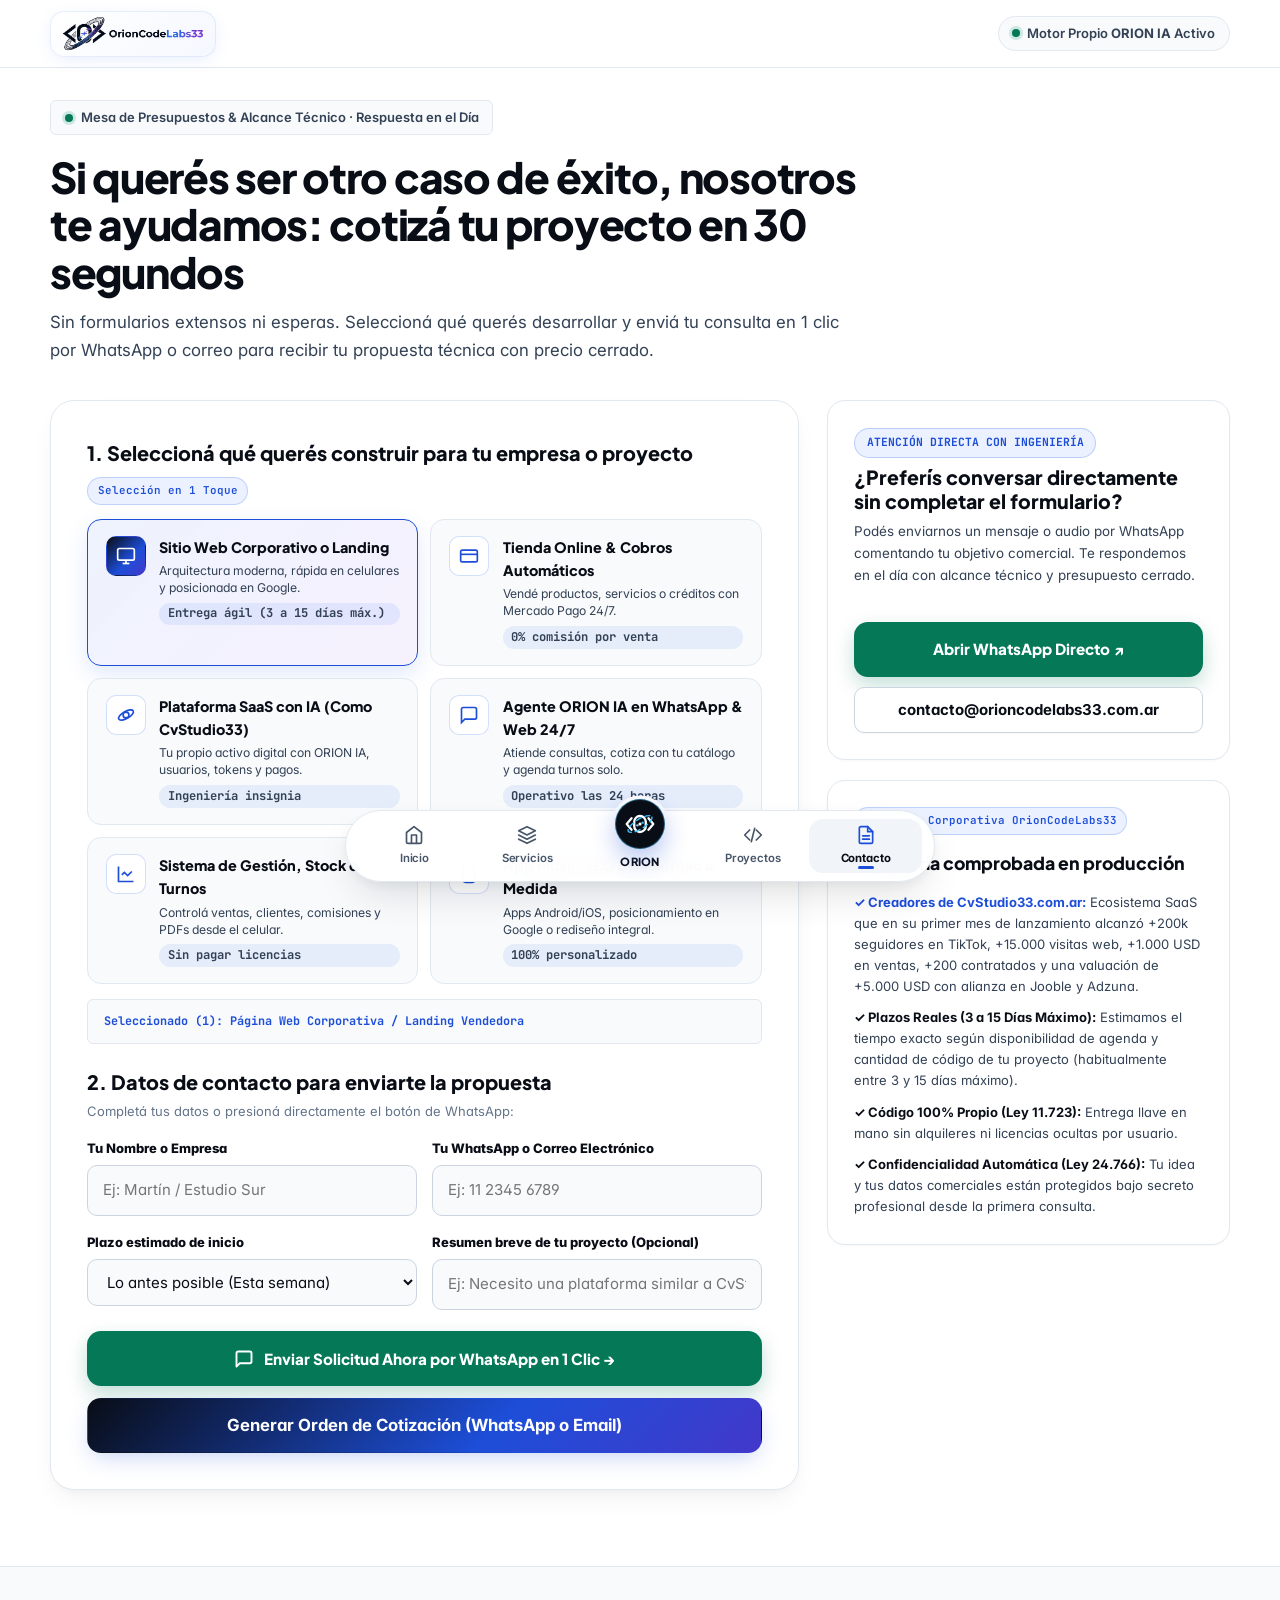
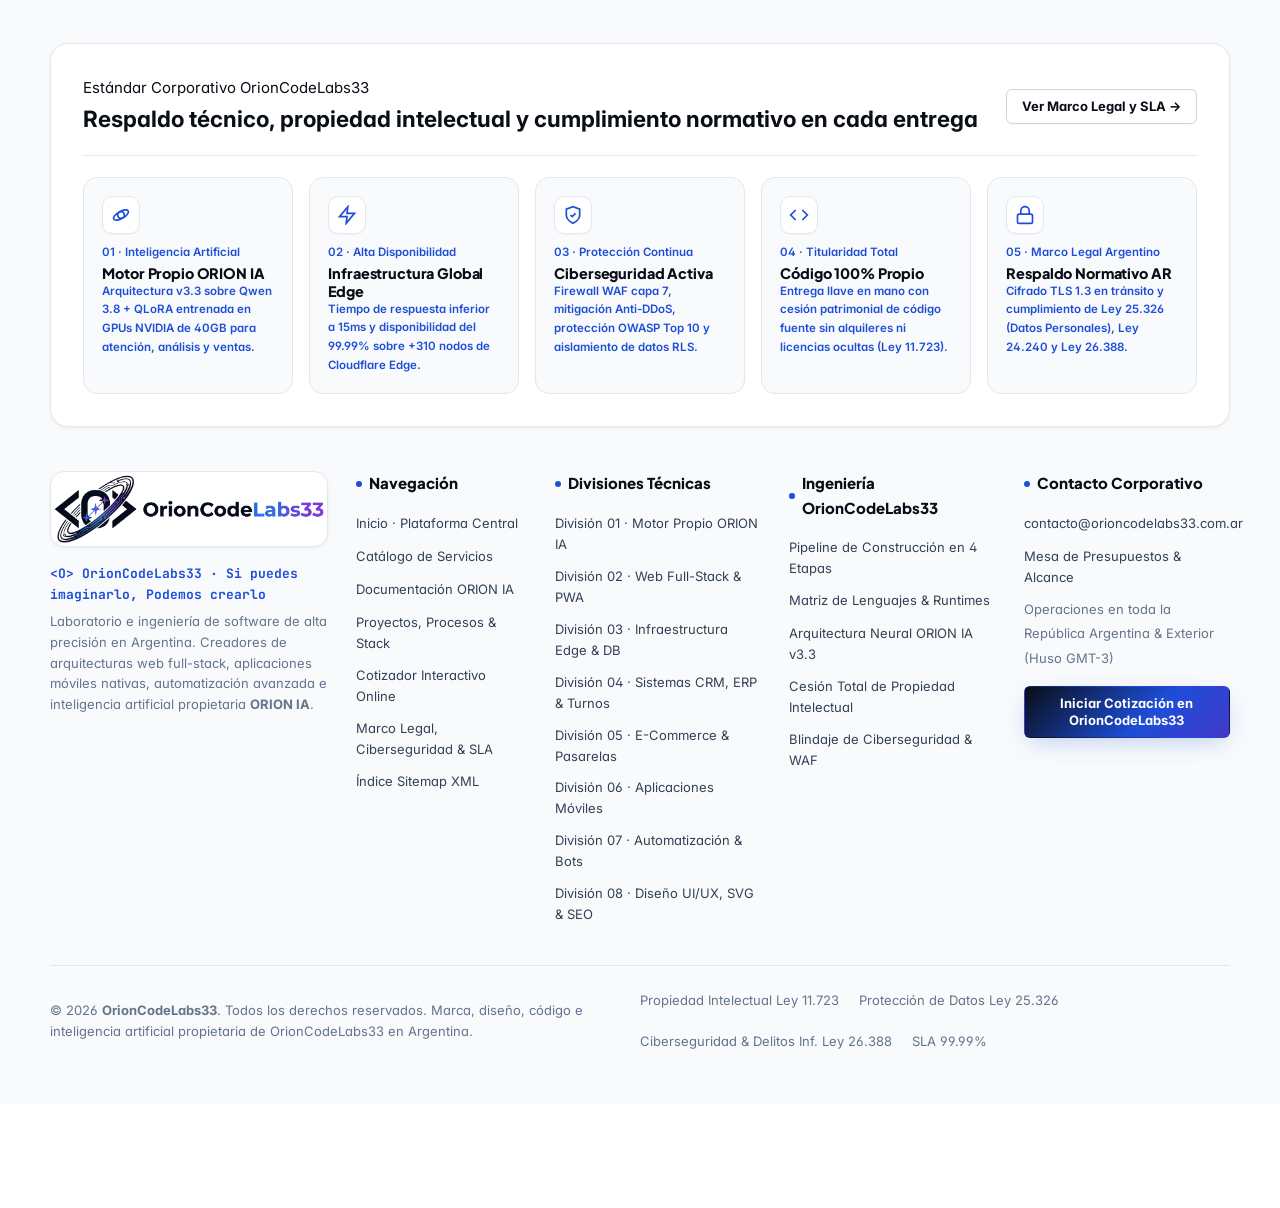
<file: contacto.html>
<!DOCTYPE html>
<html lang="es-AR">
<head>
  <meta charset="UTF-8">
  <meta name="viewport" content="width=device-width, initial-scale=1.0, viewport-fit=cover">
  <title>Cotización Directa &amp; Mesa de Ingeniería | OrionCodeLabs33</title>
  <meta name="description" content="Iniciá tu proyecto con OrionCodeLabs33 en 30 segundos. Seleccioná en 1 toque qué querés desarrollar (Plataforma Web, Tienda Online, Sistema CRM/Stock, App o Integración ORION IA) y recibí tu presupuesto hoy.">
  <meta name="robots" content="index, follow">
  <link rel="canonical" href="https://protocololeviatham.github.io/OrionCodeLabs33/contacto.html">
  <meta name="geo.region" content="AR">
  <meta name="theme-color" content="#FFFFFF">
  <meta property="og:type" content="website">
  <meta property="og:locale" content="es_AR">
  <meta property="og:site_name" content="OrionCodeLabs33">
  <meta property="og:title" content="Cotización Directa &amp; Mesa de Ingeniería | OrionCodeLabs33">
  <meta property="og:description" content="Solicitá tu presupuesto cerrado de software a medida, diseño web e Inteligencia Artificial propia ORION IA en un clic.">
  <meta property="og:url" content="https://protocololeviatham.github.io/OrionCodeLabs33/contacto.html">
  <meta property="og:image" content="https://protocololeviatham.github.io/OrionCodeLabs33/assets/img/logo-light.png">
  <link rel="manifest" href="manifest.json">
  <link rel="icon" type="image/png" sizes="64x64" href="assets/img/favicon.png">
  <link rel="apple-touch-icon" sizes="256x256" href="assets/img/logo-icon.png">
  <link rel="stylesheet" href="assets/css/tokens.css">
  <link rel="stylesheet" href="assets/css/layout.css">
  <link rel="stylesheet" href="assets/css/animations.css">
  <script type="application/ld+json">
  {
    "@context": "https://schema.org",
    "@graph": [
      {
        "@type": "ContactPage",
        "@id": "https://protocololeviatham.github.io/OrionCodeLabs33/contacto.html#webpage",
        "url": "https://protocololeviatham.github.io/OrionCodeLabs33/contacto.html",
        "name": "Cotización Directa & Mesa de Ingeniería | OrionCodeLabs33",
        "inLanguage": "es-AR",
        "description": "Cotizador interactivo de 1 toque y contacto directo con el laboratorio de ingeniería de software OrionCodeLabs33."
      },
      {
        "@type": "ProfessionalService",
        "@id": "https://protocololeviatham.github.io/OrionCodeLabs33/#organization",
        "name": "OrionCodeLabs33",
        "url": "https://protocololeviatham.github.io/OrionCodeLabs33/",
        "email": "contacto@orioncodelabs33.com.ar",
        "areaServed": "AR"
      },
      {
        "@type": "BreadcrumbList",
        "itemListElement": [
          { "@type": "ListItem", "position": 1, "name": "Inicio", "item": "https://protocololeviatham.github.io/OrionCodeLabs33/" },
          { "@type": "ListItem", "position": 2, "name": "Cotización y Contacto", "item": "https://protocololeviatham.github.io/OrionCodeLabs33/contacto.html" }
        ]
      }
    ]
  }
  </script>
  <style>
    .form-card {
      background: var(--bg-surface);
      border: 1px solid var(--border-subtle);
      border-radius: var(--radius-xl);
      padding: clamp(1.25rem, 3.5vw, 2.25rem);
      box-shadow: var(--shadow-md);
      min-width: 0;
    }
    .form-row {
      display: grid;
      grid-template-columns: minmax(0, 1fr);
      gap: 0.95rem;
      margin-top: 1rem;
    }
    @media (min-width: 640px) {
      .form-row-2 {
        grid-template-columns: repeat(2, minmax(0, 1fr));
      }
    }
    .field-label {
      display: block;
      font-size: var(--text-xs);
      font-weight: 800;
      margin-bottom: 0.35rem;
      color: var(--text-primary);
    }
    .field-input {
      width: 100%;
      padding: 0.78rem 0.95rem;
      border-radius: var(--radius-sm);
      background: var(--bg-secondary);
      border: 1px solid var(--border-medium);
      color: var(--text-primary);
      font-size: var(--text-sm);
      transition: border-color 0.2s ease, box-shadow 0.2s ease, background-color 0.2s ease;
    }
    .field-input:focus {
      outline: none;
      background: var(--bg-surface);
      border-color: var(--brand-blue);
      box-shadow: 0 0 0 4px rgba(29, 78, 216, 0.12);
    }
    .btn-wa-instant {
      display: inline-flex;
      align-items: center;
      justify-content: center;
      gap: 0.6rem;
      width: 100%;
      padding: 0.95rem 1.35rem;
      border-radius: var(--radius-md);
      background: #047857;
      color: #FFFFFF;
      font-family: var(--font-display);
      font-size: 0.95rem;
      font-weight: 800;
      box-shadow: 0 8px 20px rgba(4, 120, 87, 0.24);
      transition: transform 0.2s var(--ease-spring), box-shadow 0.2s ease, background-color 0.2s ease;
      text-align: center;
    }
    .btn-wa-instant:hover {
      background: #065F46;
      transform: translateY(-2px);
      box-shadow: 0 12px 26px rgba(4, 120, 87, 0.32);
    }
  </style>
</head>
<body>

  <header class="site-header" role="banner">
    <div class="container header-inner">
      <a href="index.html" class="brand-logo" aria-label="OrionCodeLabs33 Inicio">
        <img src="assets/img/logo-light.png" alt="OrionCodeLabs33" width="240" height="63">
      </a>
      <div class="header-right-status">
        <a href="portafolio.html#orion-ia" class="orion-ai-pill">
          <span class="status-dot" aria-hidden="true"></span>
          <span>Motor Propio <strong>ORION IA</strong> Activo</span>
        </a>
      </div>
    </div>
  </header>

  <main>
    <section id="cotizador" class="section" style="padding-top:2rem;" data-composition-id="contact-hero-comp" data-duration="1.1">
      <div class="container">
        <div class="section-header">
          <span class="hero-badge hf-clip" data-start="0"><span class="status-dot"></span> Mesa de Presupuestos &amp; Alcance Técnico · Respuesta en el Día</span>
          <h1 class="section-title hf-clip" data-start="0.08">Si querés ser otro caso de éxito, nosotros te ayudamos: cotizá tu proyecto en 30 segundos</h1>
          <p class="section-desc hf-clip" data-start="0.16">
            Sin formularios extensos ni esperas. Seleccioná qué querés desarrollar y enviá tu consulta en 1 clic por WhatsApp o correo para recibir tu propuesta técnica con precio cerrado.
          </p>
        </div>

        <div class="cro-contact-layout">
          <!-- Experiencia CRO de Selección en 1 Toque -->
          <form id="orion-quote-form" class="form-card">
            <div id="preselected-service-banner" style="display:none;align-items:center;justify-content:space-between;flex-wrap:wrap;gap:0.75rem;padding:0.85rem 1rem;margin-bottom:1.15rem;border-radius:var(--radius-sm);background:var(--gradient-orion-subtle);border:1px solid var(--brand-blue);font-size:var(--text-xs);">
              <span>Opción elegida: <strong></strong></span>
              <a href="servicios.html" style="color:var(--brand-blue);font-weight:800;">Ver otros servicios</a>
            </div>

            <div style="display:flex;align-items:center;justify-content:space-between;flex-wrap:wrap;gap:0.5rem;margin-bottom:0.85rem;">
              <h2 style="font-family:var(--font-display);font-size:var(--text-lg);font-weight:800;">
                1. Seleccioná qué querés construir para tu empresa o proyecto
              </h2>
              <span class="badge-verified">Selección en 1 Toque</span>
            </div>

            <!-- 6 Tarjetas Visuales Rápidas -->
            <div class="cro-goal-cards-grid" role="group" aria-label="Elegí qué querés crear">
              <button type="button" class="cro-goal-card is-selected" data-goal-value="Página Web Corporativa / Landing Vendedora" aria-pressed="true">
                <div class="cro-goal-icon" aria-hidden="true">
                  <svg width="20" height="20" viewBox="0 0 24 24" fill="none" stroke="currentColor" stroke-width="2"><rect x="2" y="3" width="20" height="14" rx="2"/><path d="M8 21h8"/><path d="M12 17v4"/></svg>
                </div>
                <div class="cro-goal-info">
                  <strong>Sitio Web Corporativo o Landing</strong>
                  <span>Arquitectura moderna, rápida en celulares y posicionada en Google.</span>
                  <span class="cro-goal-price-tag">Entrega ágil (3 a 15 días máx.)</span>
                </div>
              </button>

              <button type="button" class="cro-goal-card" data-goal-value="Tienda Online + Mercado Pago" aria-pressed="false">
                <div class="cro-goal-icon" aria-hidden="true">
                  <svg width="20" height="20" viewBox="0 0 24 24" fill="none" stroke="currentColor" stroke-width="2"><rect x="2" y="5" width="20" height="14" rx="2"/><path d="M2 10h20"/></svg>
                </div>
                <div class="cro-goal-info">
                  <strong>Tienda Online &amp; Cobros Automáticos</strong>
                  <span>Vendé productos, servicios o créditos con Mercado Pago 24/7.</span>
                  <span class="cro-goal-price-tag">0% comisión por venta</span>
                </div>
              </button>

              <button type="button" class="cro-goal-card" data-goal-value="Plataforma SaaS con IA (Estilo CvStudio33)" aria-pressed="false">
                <div class="cro-goal-icon" aria-hidden="true">
                  <svg width="20" height="20" viewBox="0 0 24 24" fill="none" stroke="currentColor" stroke-width="2"><circle cx="12" cy="12" r="3.5"/><ellipse cx="12" cy="12" rx="10" ry="4.2" transform="rotate(-30 12 12)"/></svg>
                </div>
                <div class="cro-goal-info">
                  <strong>Plataforma SaaS con IA (Como CvStudio33)</strong>
                  <span>Tu propio activo digital con ORION IA, usuarios, tokens y pagos.</span>
                  <span class="cro-goal-price-tag">Ingeniería insignia</span>
                </div>
              </button>

              <button type="button" class="cro-goal-card" data-goal-value="Asistente de Ventas IA para WhatsApp y Web" aria-pressed="false">
                <div class="cro-goal-icon" aria-hidden="true">
                  <svg width="20" height="20" viewBox="0 0 24 24" fill="none" stroke="currentColor" stroke-width="2"><path d="M21 15a2 2 0 0 1-2 2H7l-4 4V5a2 2 0 0 1 2-2h14a2 2 0 0 1 2 2z"/></svg>
                </div>
                <div class="cro-goal-info">
                  <strong>Agente ORION IA en WhatsApp &amp; Web 24/7</strong>
                  <span>Atiende consultas, cotiza con tu catálogo y agenda turnos solo.</span>
                  <span class="cro-goal-price-tag">Operativo las 24 horas</span>
                </div>
              </button>

              <button type="button" class="cro-goal-card" data-goal-value="Sistema de Gestión a Medida (Stock, CRM, Turnos)" aria-pressed="false">
                <div class="cro-goal-icon" aria-hidden="true">
                  <svg width="20" height="20" viewBox="0 0 24 24" fill="none" stroke="currentColor" stroke-width="2"><path d="M3 3v18h18"/><path d="m19 9-5 5-4-4-3 3"/></svg>
                </div>
                <div class="cro-goal-info">
                  <strong>Sistema de Gestión, Stock o Turnos</strong>
                  <span>Controlá ventas, clientes, comisiones y PDFs desde el celular.</span>
                  <span class="cro-goal-price-tag">Sin pagar licencias</span>
                </div>
              </button>

              <button type="button" class="cro-goal-card" data-goal-value="App Móvil / Automatización / Rediseño" aria-pressed="false">
                <div class="cro-goal-icon" aria-hidden="true">
                  <svg width="20" height="20" viewBox="0 0 24 24" fill="none" stroke="currentColor" stroke-width="2"><rect x="5" y="2" width="14" height="20" rx="3"/><path d="M12 18h.01"/></svg>
                </div>
                <div class="cro-goal-info">
                  <strong>App Móvil, SEO o Desarrollo a Medida</strong>
                  <span>Apps Android/iOS, posicionamiento en Google o rediseño integral.</span>
                  <span class="cro-goal-price-tag">100% personalizado</span>
                </div>
              </button>
            </div>

            <div id="quote-live-summary" style="margin-top:0.95rem;padding:0.75rem 1rem;border-radius:var(--radius-xs);background:var(--bg-secondary);border:1px solid var(--border-subtle);font-family:var(--font-mono);font-size:0.74rem;font-weight:700;color:var(--brand-blue);">
              Seleccionado (1): Página Web Corporativa / Landing Vendedora
            </div>

            <!-- Solo 2 Campos Rápidos + Nota Opcional (Cero Fricción) -->
            <h2 style="font-family:var(--font-display);font-size:var(--text-lg);font-weight:800;margin-top:1.35rem;margin-bottom:0.2rem;">
              2. Datos de contacto para enviarte la propuesta
            </h2>
            <p style="font-size:var(--text-xs);color:var(--text-muted);">Completá tus datos o presioná directamente el botón de WhatsApp:</p>

            <div class="form-row form-row-2">
              <div>
                <label class="field-label" for="quote-name">Tu Nombre o Empresa</label>
                <input class="field-input" type="text" id="quote-name" required placeholder="Ej: Martín / Estudio Sur">
              </div>
              <div>
                <label class="field-label" for="quote-contact">Tu WhatsApp o Correo Electrónico</label>
                <input class="field-input" type="text" id="quote-contact" required placeholder="Ej: 11 2345 6789">
              </div>
            </div>

            <div class="form-row form-row-2">
              <div>
                <label class="field-label" for="quote-timeline">Plazo estimado de inicio</label>
                <select class="field-input" id="quote-timeline">
                  <option value="Lo antes posible (Esta semana)" selected>Lo antes posible (Esta semana)</option>
                  <option value="Durante este mes">Durante este mes</option>
                  <option value="Quiero asesoramiento y presupuesto primero">Recibir asesoramiento y presupuesto primero</option>
                </select>
              </div>
              <div>
                <label class="field-label" for="quote-details">Resumen breve de tu proyecto (Opcional)</label>
                <input class="field-input" type="text" id="quote-details" placeholder="Ej: Necesito una plataforma similar a CvStudio33 o automatizar ventas...">
              </div>
            </div>

            <div style="margin-top:1.35rem;display:grid;grid-template-columns:minmax(0,1fr);gap:0.75rem;">
              <a id="cro-instant-wa-btn" href="https://wa.me/5491100000033" target="_blank" rel="noopener" class="btn-wa-instant">
                <svg width="20" height="20" viewBox="0 0 24 24" fill="none" stroke="currentColor" stroke-width="2.3" stroke-linecap="round" stroke-linejoin="round"><path d="M21 15a2 2 0 0 1-2 2H7l-4 4V5a2 2 0 0 1 2-2h14a2 2 0 0 1 2 2z"/></svg>
                <span>Enviar Solicitud Ahora por WhatsApp en 1 Clic →</span>
              </a>

              <button type="submit" class="btn btn-primary btn-lg" style="width:100%;">
                <span>Generar Orden de Cotización (WhatsApp o Email)</span>
              </button>
            </div>

            <div id="quote-form-feedback" style="display:none;margin-top:1.15rem;"></div>
          </form>

          <!-- Columna Derecha: Vía Rápida de Contacto + Respaldo Técnico en Superficie Blanca -->
          <div style="display:flex;flex-direction:column;gap:1.25rem;min-width:0;">
            <div class="bento-card" style="background:#FFFFFF;border:1px solid var(--border-subtle);">
              <div>
                <span class="spec-meta-pill is-accent" style="margin-bottom:0.55rem;">ATENCIÓN DIRECTA CON INGENIERÍA</span>
                <h3 style="font-family:var(--font-display);font-size:1.22rem;font-weight:800;color:var(--text-primary);margin-bottom:0.45rem;">
                  ¿Preferís conversar directamente sin completar el formulario?
                </h3>
                <p style="font-size:0.84rem;color:var(--text-secondary);line-height:1.62;margin-bottom:1.1rem;">
                  Podés enviarnos un mensaje o audio por WhatsApp comentando tu objetivo comercial. Te respondemos en el día con alcance técnico y presupuesto cerrado.
                </p>
              </div>
              <div style="display:flex;flex-direction:column;gap:0.65rem;">
                <a href="https://wa.me/5491100000033?text=%C2%A1Hola%20OrionCodeLabs33!%20Quiero%20ser%20el%20pr%C3%B3ximo%20caso%20de%20%C3%A9xito%20y%20cotizar%20mi%20proyecto." target="_blank" rel="noopener" class="btn-wa-instant">
                  <span>Abrir WhatsApp Directo ↗</span>
                </a>
                <a href="mailto:contacto@orioncodelabs33.com.ar" class="btn btn-secondary" style="width:100%;">
                  <span>contacto@orioncodelabs33.com.ar</span>
                </a>
              </div>
            </div>

            <div class="bento-card">
              <span class="badge-verified" style="width:fit-content;">Garantía Corporativa OrionCodeLabs33</span>
              <h3 style="font-size:1.1rem;">Ingeniería comprobada en producción</h3>
              <ul style="list-style:none;font-size:var(--text-xs);color:var(--text-secondary);display:flex;flex-direction:column;gap:0.65rem;">
                <li><strong style="color:var(--brand-blue);">✓ Creadores de CvStudio33.com.ar:</strong> Ecosistema SaaS que en su primer mes de lanzamiento alcanzó +200k seguidores en TikTok, +15.000 visitas web, +1.000 USD en ventas, +200 contratados y una valuación de +5.000 USD con alianza en Jooble y Adzuna.</li>
                <li><strong style="color:var(--text-primary);">✓ Plazos Reales (3 a 15 Días Máximo):</strong> Estimamos el tiempo exacto según disponibilidad de agenda y cantidad de código de tu proyecto (habitualmente entre 3 y 15 días máximo).</li>
                <li><strong style="color:var(--text-primary);">✓ Código 100% Propio (Ley 11.723):</strong> Entrega llave en mano sin alquileres ni licencias ocultas por usuario.</li>
                <li><strong style="color:var(--text-primary);">✓ Confidencialidad Automática (Ley 24.766):</strong> Tu idea y tus datos comerciales están protegidos bajo secreto profesional desde la primera consulta.</li>
              </ul>
            </div>
          </div>
        </div>
      </div>
    </section>
  </main>

  <!-- ========================================================================
       FOOTER CORPORATIVO EXCLUSIVO DE ORIONCODELABS33 (ARQUITECTURA BLANCA PURA)
       ======================================================================== -->
  <footer class="site-footer" role="contentinfo">
    <div class="container">

      <!-- Matriz Ejecutiva Blanca de 5 Pilares (Rediseño v4 en Paleta Blanca & Alabastro, Cero Cursivas) -->
      <section class="footer-telemetry-banner orion-white-pillars" aria-label="Garantías de Ingeniería, Ciberseguridad y Normativa Legal de OrionCodeLabs33">
        <div class="white-pillars-header">
          <div>
            <span class="white-pillars-eyebrow">Estándar Corporativo OrionCodeLabs33</span>
            <h2 class="white-pillars-title">Respaldo técnico, propiedad intelectual y cumplimiento normativo en cada entrega</h2>
          </div>
          <a href="legales.html" class="btn btn-secondary btn-sm">Ver Marco Legal y SLA →</a>
        </div>

        <div class="footer-telemetry-item">
          <div class="footer-telemetry-icon" aria-hidden="true">
            <svg width="20" height="20" viewBox="0 0 24 24" fill="none" stroke="currentColor" stroke-width="2"><circle cx="12" cy="12" r="4"/><ellipse cx="12" cy="12" rx="10" ry="4.2" transform="rotate(-30 12 12)"/></svg>
          </div>
          <div>
            <span class="telemetry-tag">01 · Inteligencia Artificial</span>
            <strong>Motor Propio ORION IA</strong>
            <span>Arquitectura v3.3 sobre Qwen 3.8 + QLoRA entrenada en GPUs NVIDIA de 40GB para atención, análisis y ventas.</span>
          </div>
        </div>

        <div class="footer-telemetry-item">
          <div class="footer-telemetry-icon" aria-hidden="true">
            <svg width="20" height="20" viewBox="0 0 24 24" fill="none" stroke="currentColor" stroke-width="2"><path d="M13 2 3 14h9l-1 8 10-12h-9l1-8z"/></svg>
          </div>
          <div>
            <span class="telemetry-tag">02 · Alta Disponibilidad</span>
            <strong>Infraestructura Global Edge</strong>
            <span>Tiempo de respuesta inferior a 15ms y disponibilidad del 99.99% sobre +310 nodos de Cloudflare Edge.</span>
          </div>
        </div>

        <div class="footer-telemetry-item is-cyber">
          <div class="footer-telemetry-icon" aria-hidden="true">
            <svg width="20" height="20" viewBox="0 0 24 24" fill="none" stroke="currentColor" stroke-width="2"><path d="M12 22s8-4 8-10V5l-8-3-8 3v7c0 6 8 10 8 10z"/><path d="m9 12 2 2 4-4"/></svg>
          </div>
          <div>
            <span class="telemetry-tag">03 · Protección Continua</span>
            <strong>Ciberseguridad Activa</strong>
            <span>Firewall WAF capa 7, mitigación Anti-DDoS, protección OWASP Top 10 y aislamiento de datos RLS.</span>
          </div>
        </div>

        <div class="footer-telemetry-item">
          <div class="footer-telemetry-icon" aria-hidden="true">
            <svg width="20" height="20" viewBox="0 0 24 24" fill="none" stroke="currentColor" stroke-width="2"><polyline points="16 18 22 12 16 6"/><polyline points="8 6 2 12 8 18"/></svg>
          </div>
          <div>
            <span class="telemetry-tag">04 · Titularidad Total</span>
            <strong>Código 100% Propio</strong>
            <span>Entrega llave en mano con cesión patrimonial de código fuente sin alquileres ni licencias ocultas (Ley 11.723).</span>
          </div>
        </div>

        <div class="footer-telemetry-item">
          <div class="footer-telemetry-icon" aria-hidden="true">
            <svg width="20" height="20" viewBox="0 0 24 24" fill="none" stroke="currentColor" stroke-width="2"><rect x="3" y="11" width="18" height="11" rx="2"/><path d="M7 11V7a5 5 0 0 1 10 0v4"/></svg>
          </div>
          <div>
            <span class="telemetry-tag">05 · Marco Legal Argentino</span>
            <strong>Respaldo Normativo AR</strong>
            <span>Cifrado TLS 1.3 en tránsito y cumplimiento de Ley 25.326 (Datos Personales), Ley 24.240 y Ley 26.388.</span>
          </div>
        </div>
      </section>

      <div class="footer-navmap-grid">
        <div>
          <div class="footer-video-showcase">
            <video class="footer-logo-video" src="assets/video/orion-logo-reveal.mp4" poster="assets/img/logo-light.png" autoplay loop muted playsinline preload="auto" aria-label="Animación oficial del logo OrionCodeLabs33"></video>
          </div>
          <p style="font-family:var(--font-mono);font-size:var(--text-xs);font-weight:700;color:var(--brand-blue);margin-bottom:0.4rem;">
            &lt;O&gt; OrionCodeLabs33 · Si puedes imaginarlo, Podemos crearlo
          </p>
          <p style="font-size:var(--text-xs);color:var(--text-muted);line-height:1.6;">
            Laboratorio e ingeniería de software de alta precisión en Argentina. Creadores de arquitecturas web full-stack, aplicaciones móviles nativas, automatización avanzada e inteligencia artificial propietaria <strong>ORION IA</strong>.
          </p>
        </div>

        <nav aria-label="Mapa de Navegación OrionCodeLabs33">
          <h3 class="footer-col-title">Navegación</h3>
          <ul class="footer-nav-list">
            <li><a href="index.html">Inicio · Plataforma Central</a></li>
            <li><a href="servicios.html">Catálogo de Servicios</a></li>
            <li><a href="portafolio.html#orion-ia">Documentación ORION IA</a></li>
            <li><a href="portafolio.html">Proyectos, Procesos &amp; Stack</a></li>
            <li><a href="contacto.html#cotizador">Cotizador Interactivo Online</a></li>
            <li><a href="legales.html">Marco Legal, Ciberseguridad &amp; SLA</a></li>
            <li><a href="sitemap.xml">Índice Sitemap XML</a></li>
          </ul>
        </nav>

        <nav aria-label="Divisiones de Ingeniería OrionCodeLabs33">
          <h3 class="footer-col-title">Divisiones Técnicas</h3>
          <ul class="footer-nav-list">
            <li><a href="servicios.html#cat-orion-ai">División 01 · Motor Propio ORION IA</a></li>
            <li><a href="servicios.html#cat-web">División 02 · Web Full-Stack &amp; PWA</a></li>
            <li><a href="servicios.html#cat-cloud-db">División 03 · Infraestructura Edge &amp; DB</a></li>
            <li><a href="servicios.html#cat-systems">División 04 · Sistemas CRM, ERP &amp; Turnos</a></li>
            <li><a href="servicios.html#cat-ecommerce">División 05 · E-Commerce &amp; Pasarelas</a></li>
            <li><a href="servicios.html#cat-mobile">División 06 · Aplicaciones Móviles</a></li>
            <li><a href="servicios.html#cat-python">División 07 · Automatización &amp; Bots</a></li>
            <li><a href="servicios.html#cat-uiux">División 08 · Diseño UI/UX, SVG &amp; SEO</a></li>
          </ul>
        </nav>

        <nav aria-label="Metodología OrionCodeLabs33">
          <h3 class="footer-col-title">Ingeniería OrionCodeLabs33</h3>
          <ul class="footer-nav-list">
            <li><a href="portafolio.html#proceso-ingenieria">Pipeline de Construcción en 4 Etapas</a></li>
            <li><a href="portafolio.html#stack-oficial">Matriz de Lenguajes &amp; Runtimes</a></li>
            <li><a href="portafolio.html#orion-ia">Arquitectura Neural ORION IA v3.3</a></li>
            <li><a href="legales.html#propiedad-intelectual">Cesión Total de Propiedad Intelectual</a></li>
            <li><a href="legales.html#ciberseguridad">Blindaje de Ciberseguridad &amp; WAF</a></li>
          </ul>
        </nav>

        <div>
          <h3 class="footer-col-title">Contacto Corporativo</h3>
          <ul class="footer-nav-list">
            <li><a href="mailto:contacto@orioncodelabs33.com.ar">contacto@orioncodelabs33.com.ar</a></li>
            <li><a href="contacto.html#cotizador">Mesa de Presupuestos &amp; Alcance</a></li>
            <li><span style="font-size:var(--text-xs);color:var(--text-muted);">Operaciones en toda la República Argentina &amp; Exterior (Huso GMT-3)</span></li>
          </ul>
          <div style="margin-top:1rem;">
            <a href="contacto.html#cotizador" class="btn btn-primary btn-sm" style="width:100%;">Iniciar Cotización en OrionCodeLabs33</a>
          </div>
        </div>
      </div>

      <div class="footer-bottom">
        <p>© 2026 <strong>OrionCodeLabs33</strong>. Todos los derechos reservados. Marca, diseño, código e inteligencia artificial propietaria de OrionCodeLabs33 en Argentina.</p>
        <div style="display:flex;gap:1.25rem;flex-wrap:wrap;">
          <a href="legales.html#propiedad-intelectual">Propiedad Intelectual Ley 11.723</a>
          <a href="legales.html#privacidad">Protección de Datos Ley 25.326</a>
          <a href="legales.html#ciberseguridad">Ciberseguridad &amp; Delitos Inf. Ley 26.388</a>
          <a href="legales.html#sla">SLA 99.99%</a>
        </div>
      </div>
    </div>
  </footer>

  <!-- Bottom Floating Dock v4 (Botón ORION directo a Orión.html) -->
  <nav class="orion-bottom-dock" aria-label="Menú Principal de Navegación">
    <a href="index.html" class="dock-item">
      <svg viewBox="0 0 24 24" fill="none" stroke="currentColor" stroke-width="2" stroke-linecap="round" stroke-linejoin="round"><path d="m3 9 9-7 9 7v11a2 2 0 0 1-2 2H5a2 2 0 0 1-2-2z"/><polyline points="9 22 9 12 15 12 15 22"/></svg>
      <span>Inicio</span>
    </a>
    <a href="servicios.html" class="dock-item">
      <svg viewBox="0 0 24 24" fill="none" stroke="currentColor" stroke-width="2" stroke-linecap="round" stroke-linejoin="round"><polygon points="12 2 2 7 12 12 22 7 12 2"/><polyline points="2 17 12 22 22 17"/><polyline points="2 12 12 17 22 12"/></svg>
      <span>Servicios</span>
    </a>
    <a href="Orión.html" class="dock-item-orion" aria-label="Abrir Chatbot ORION IA">
      <div class="dock-orion-orb">
        <svg viewBox="0 0 36 36" fill="none" xmlns="http://www.w3.org/2000/svg" aria-hidden="true">
          <path d="M8.5 11.5L3 18L8.5 24.5" stroke="#FFFFFF" stroke-width="2.5" stroke-linecap="round" stroke-linejoin="round"/>
          <path d="M27.5 11.5L33 18L27.5 24.5" stroke="#FFFFFF" stroke-width="2.5" stroke-linecap="round" stroke-linejoin="round"/>
          <rect x="11.5" y="9" width="13" height="18" rx="6.5" stroke="#FFFFFF" stroke-width="2.6"/>
          <ellipse cx="18" cy="18" rx="15.5" ry="5.4" transform="rotate(-32 18 18)" stroke="#38BDF8" stroke-width="1.6" stroke-dasharray="7 3"/>
          <circle cx="15" cy="19.5" r="1.35" fill="#93C5FD"/>
          <circle cx="18" cy="18" r="1.75" fill="#FFFFFF"/>
          <circle cx="21" cy="16.5" r="1.35" fill="#38BDF8"/>
        </svg>
      </div>
      <span>ORION</span>
    </a>
    <a href="portafolio.html" class="dock-item">
      <svg viewBox="0 0 24 24" fill="none" stroke="currentColor" stroke-width="2" stroke-linecap="round" stroke-linejoin="round"><polyline points="16 18 22 12 16 6"/><polyline points="8 6 2 12 8 18"/><line x1="14" y1="4" x2="10" y2="20"/></svg>
      <span>Proyectos</span>
    </a>
    <a href="contacto.html#cotizador" class="dock-item is-active" aria-current="page">
      <svg viewBox="0 0 24 24" fill="none" stroke="currentColor" stroke-width="2" stroke-linecap="round" stroke-linejoin="round"><path d="M14 2H6a2 2 0 0 0-2 2v16a2 2 0 0 0 2 2h12a2 2 0 0 0 2-2V8z"/><polyline points="14 2 14 8 20 8"/><line x1="16" y1="13" x2="8" y2="13"/><line x1="16" y1="17" x2="8" y2="17"/></svg>
      <span>Contacto</span>
    </a>
  </nav>

  <script src="assets/js/orion-motion-engine.js" defer></script>
  <script src="assets/js/animations.js" defer></script>
  <script src="assets/js/app.js" defer></script>
</body>
</html>
</file>
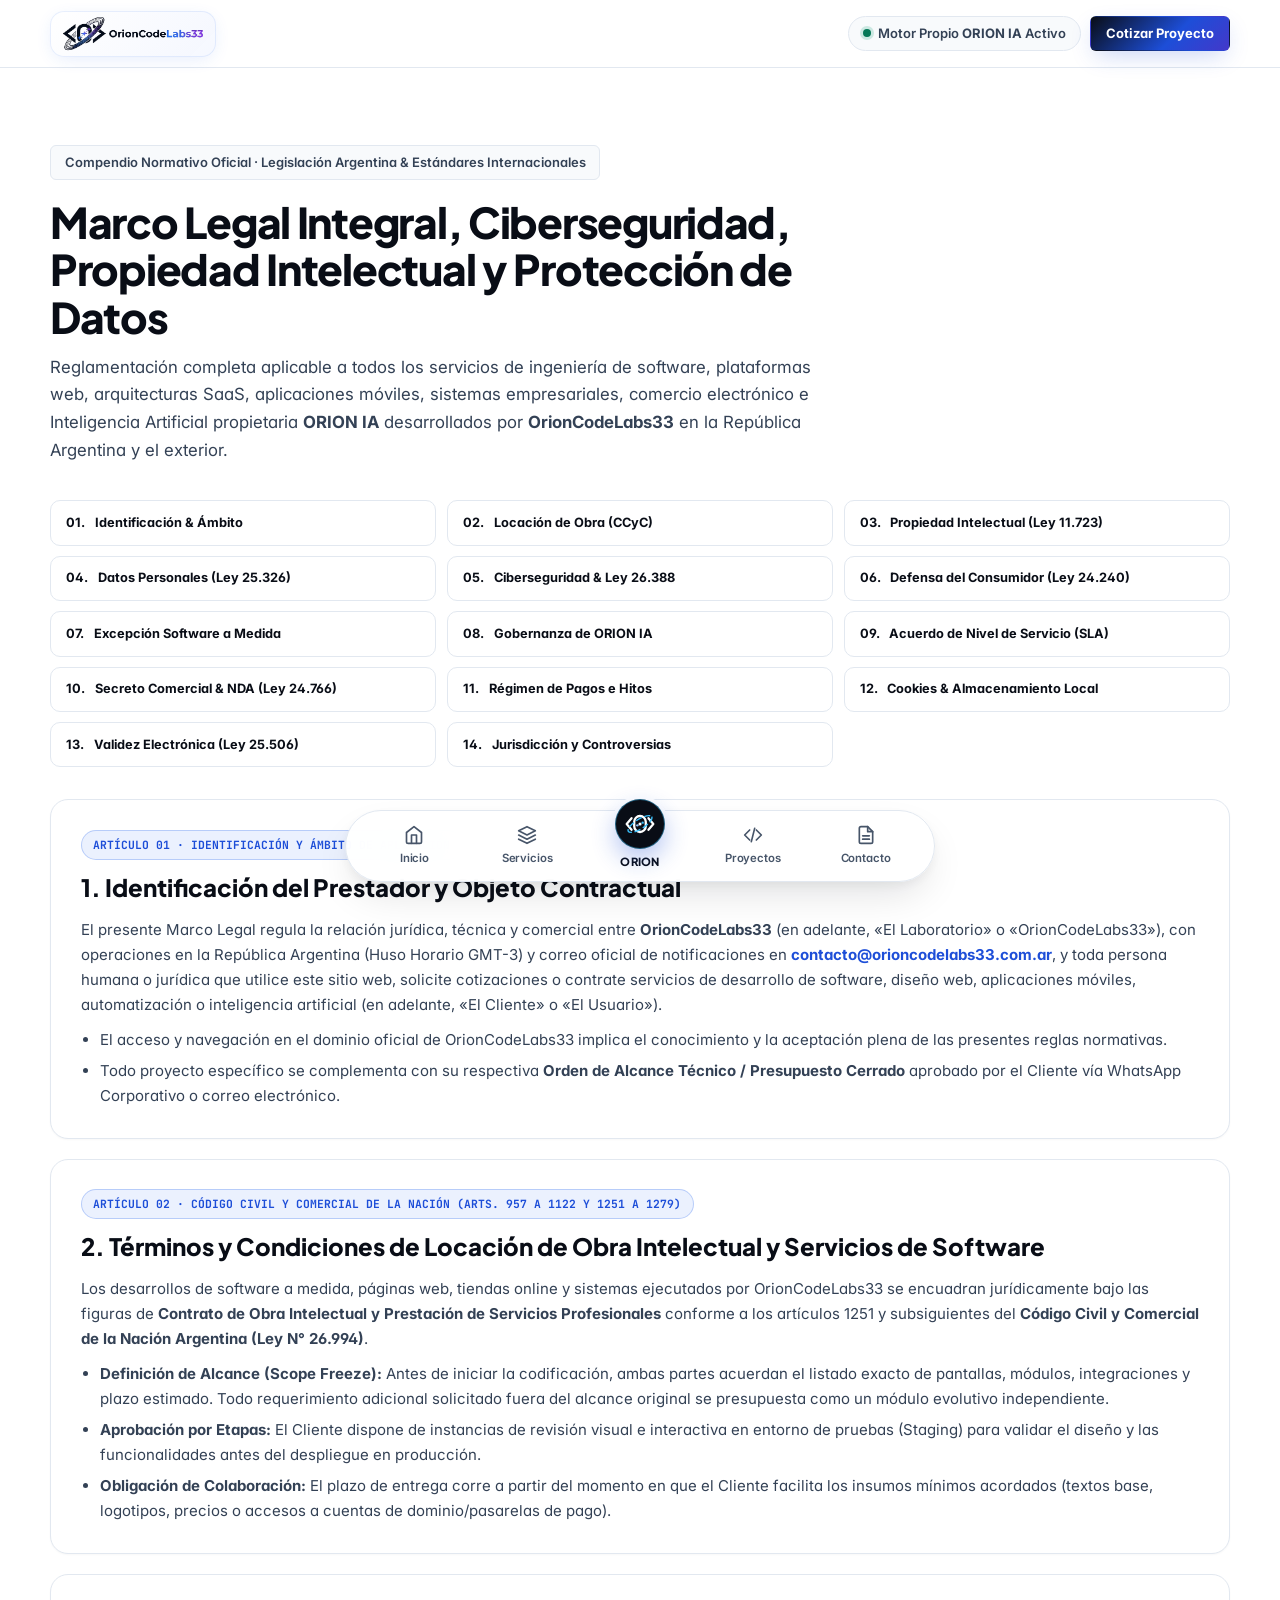
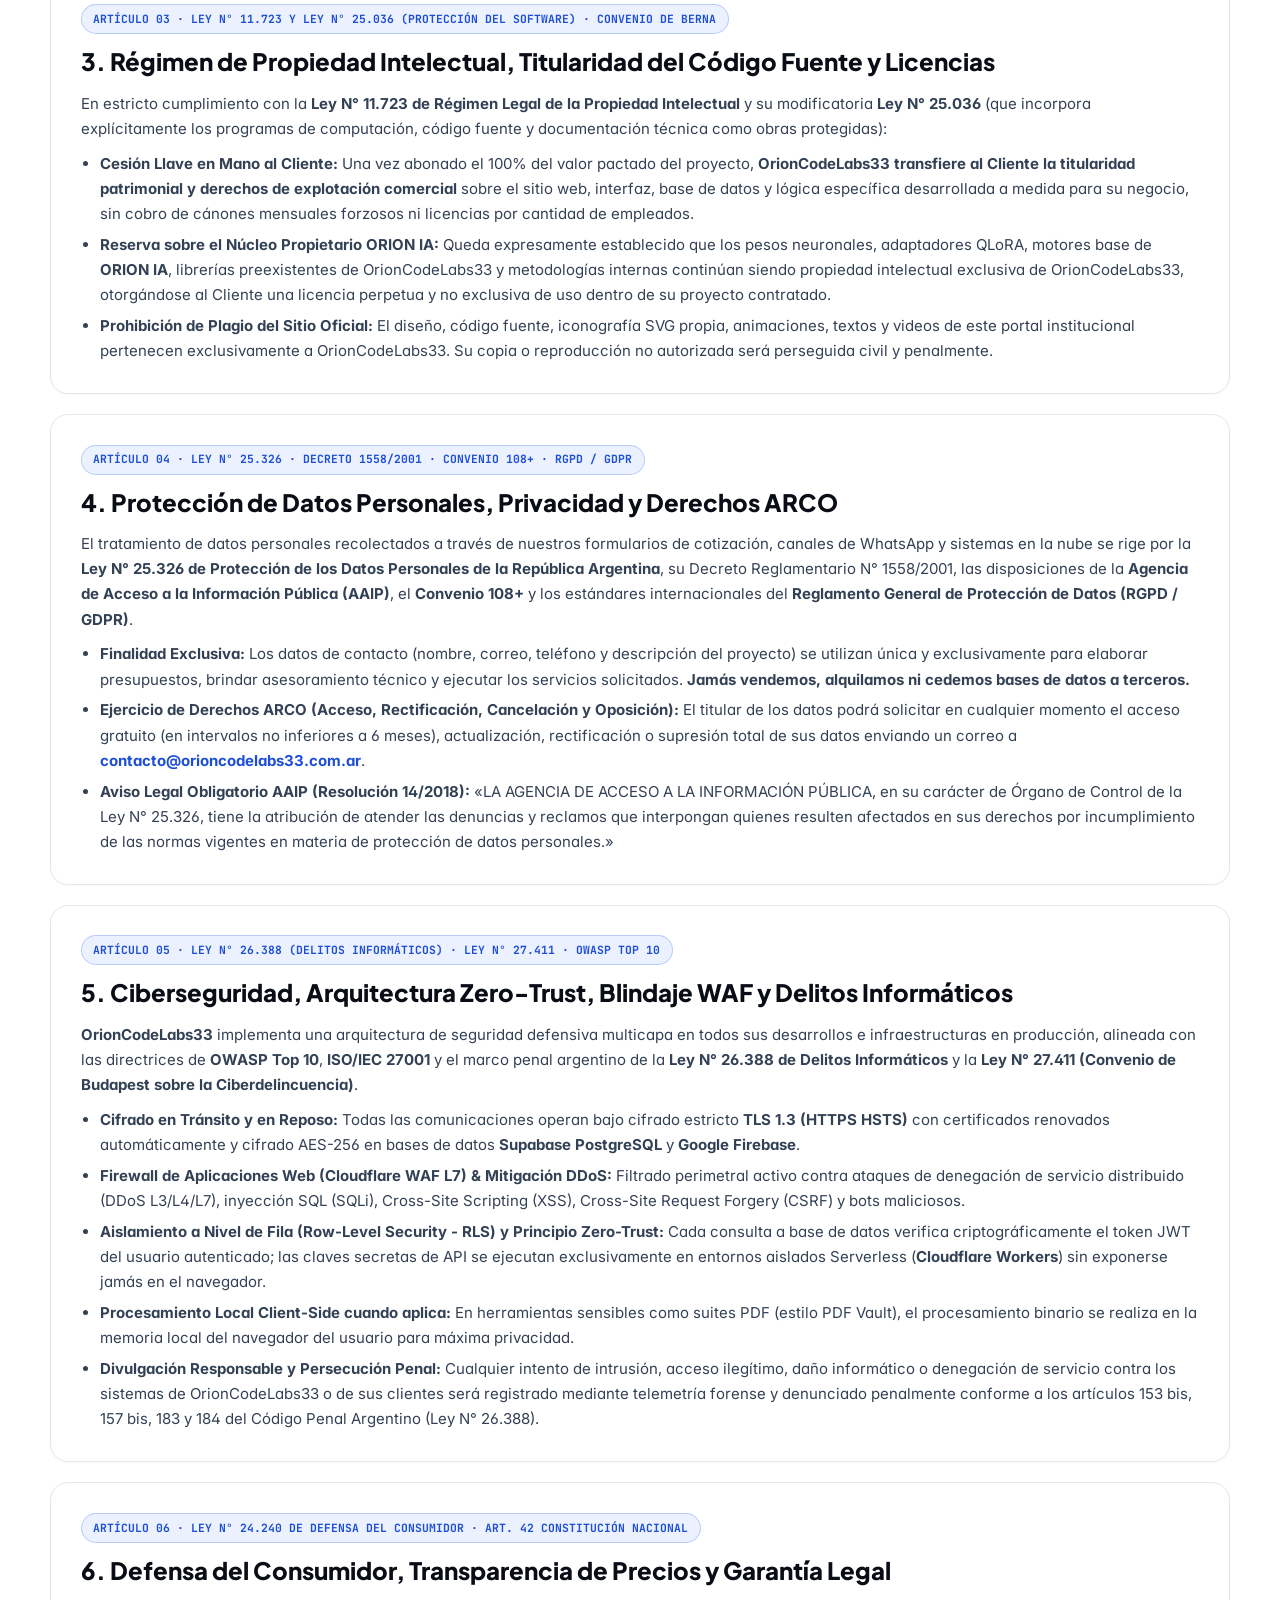
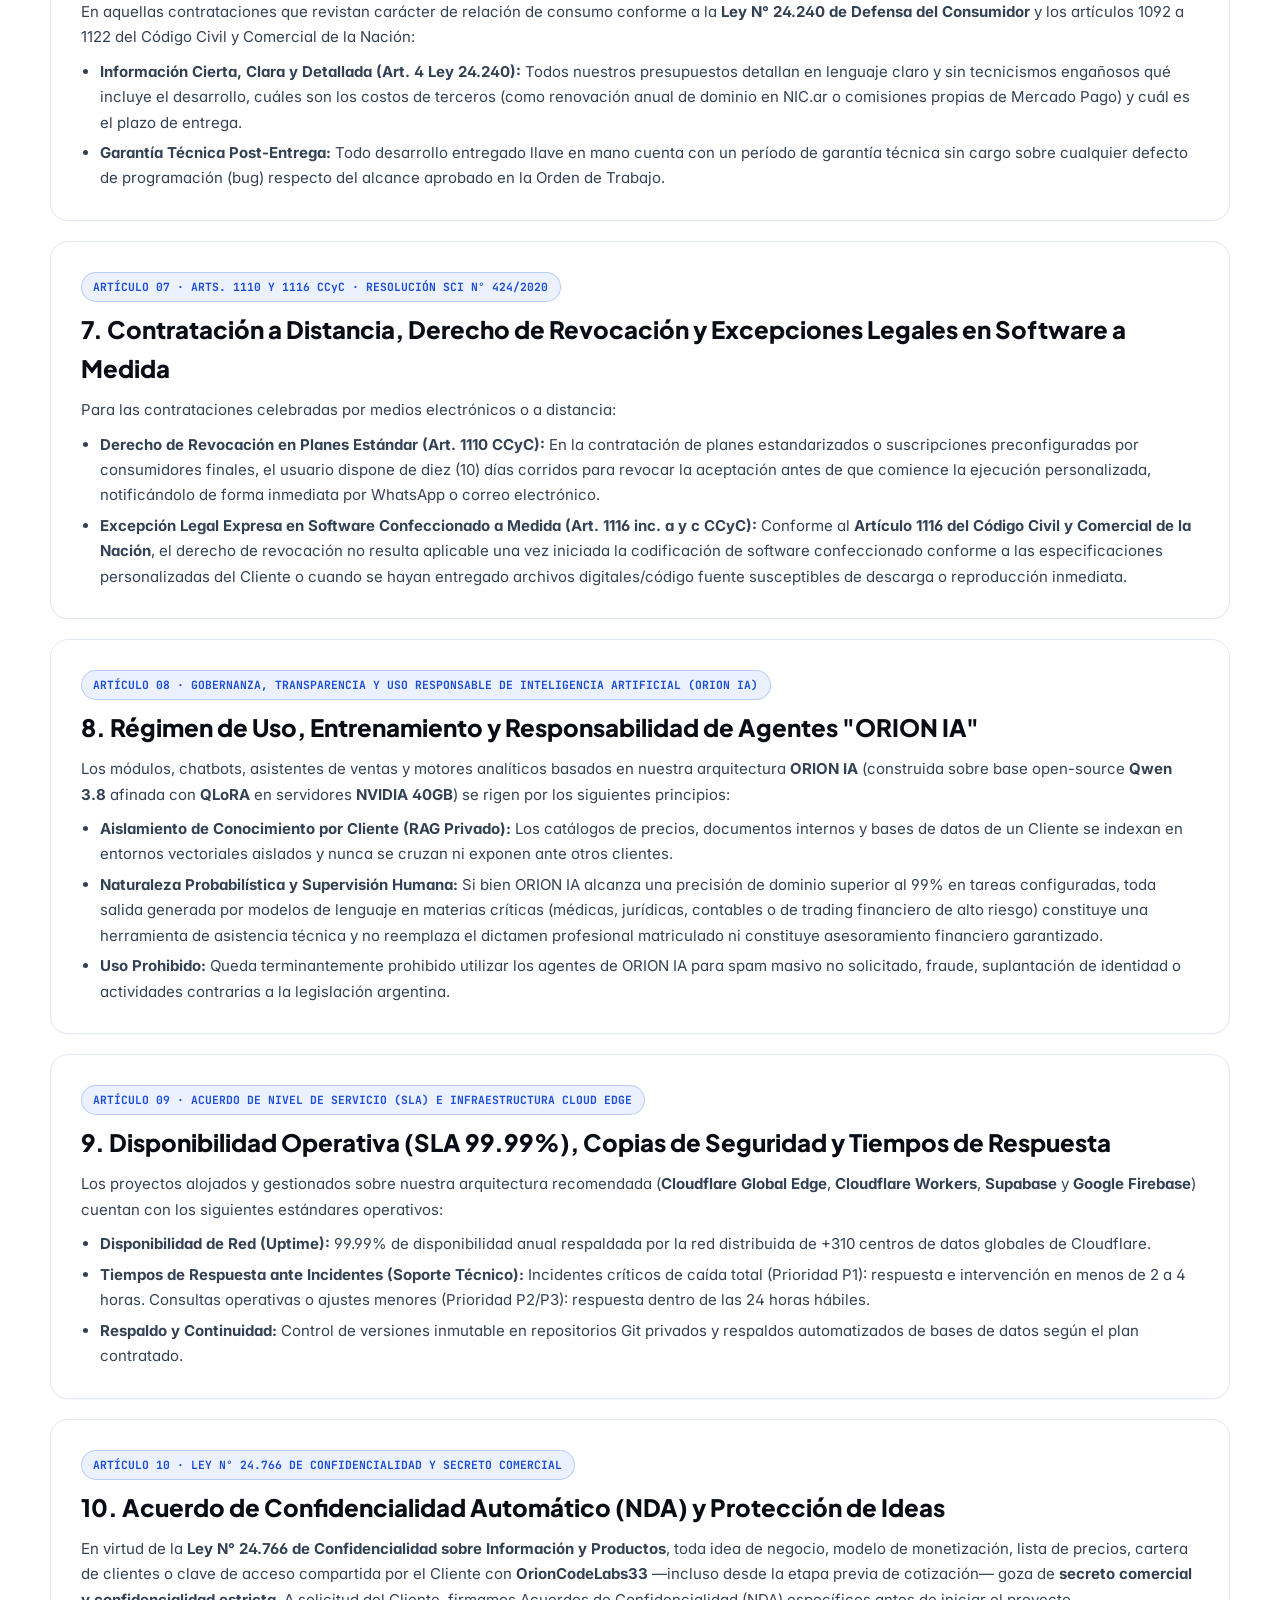
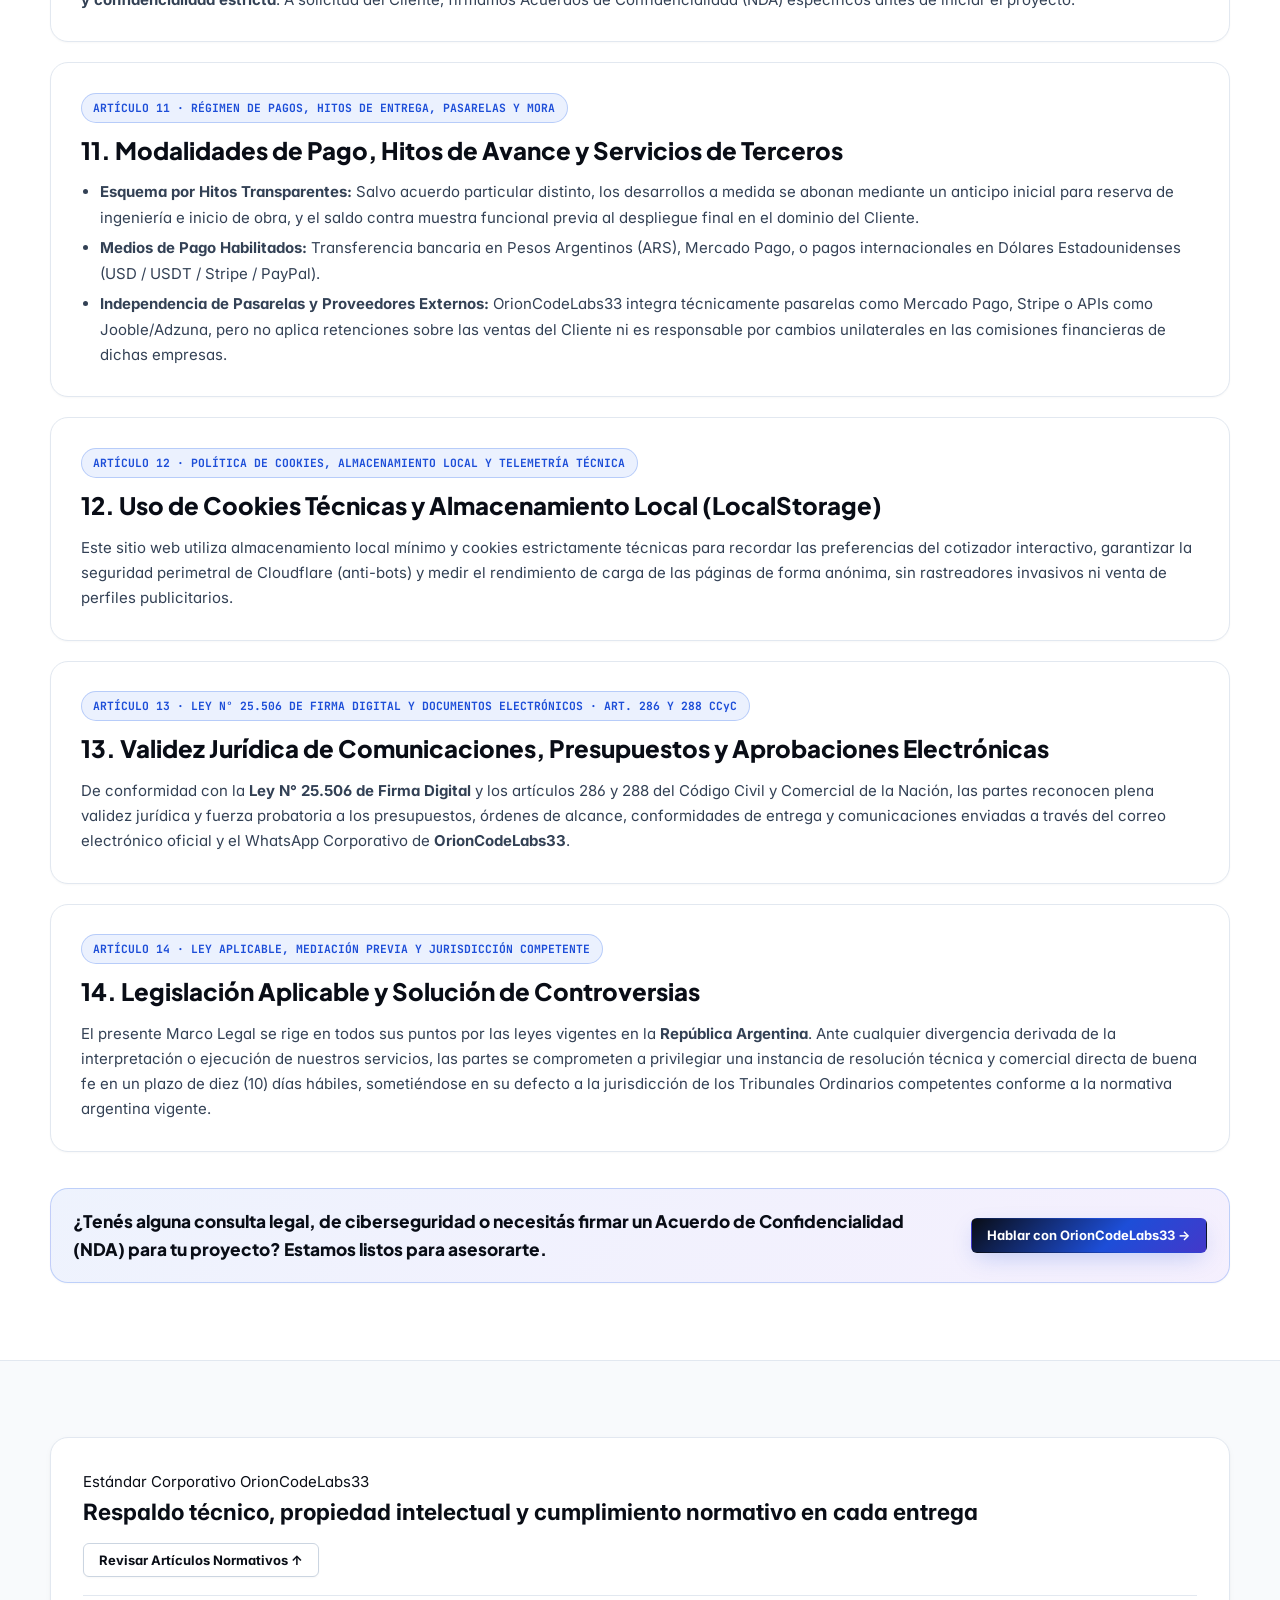
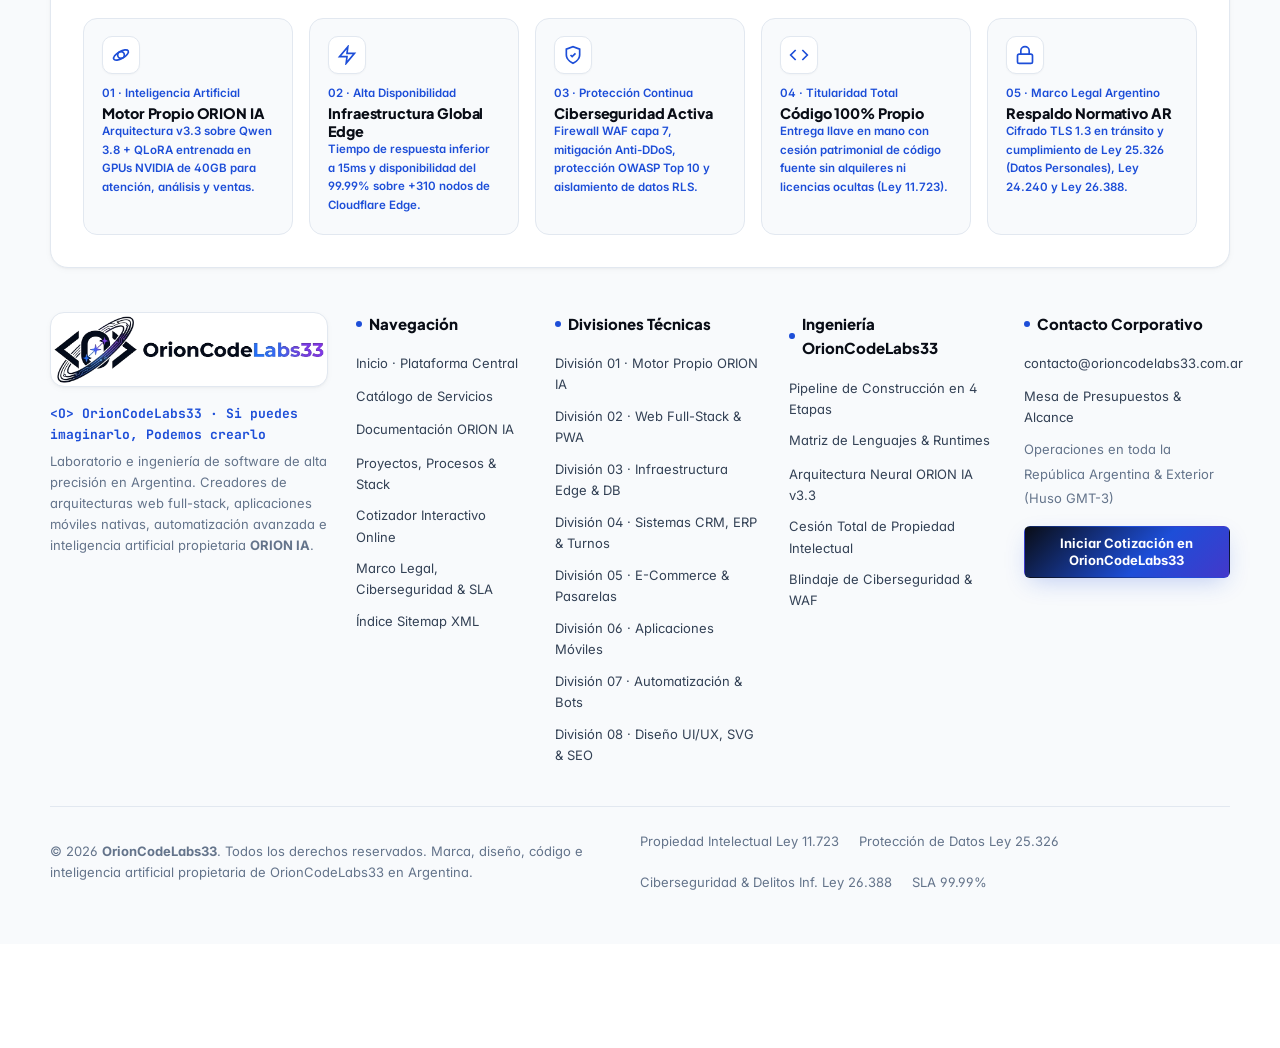
<file: legales.html>
<!DOCTYPE html>
<html lang="es-AR">
<head>
  <meta charset="UTF-8">
  <meta name="viewport" content="width=device-width, initial-scale=1.0, viewport-fit=cover">
  <title>Marco Legal, Ciberseguridad, Propiedad Intelectual &amp; Ley 25.326 | OrionCodeLabs33</title>
  <meta name="description" content="Compendio normativo oficial de OrionCodeLabs33 en la República Argentina: Cesión de propiedad intelectual (Ley 11.723), Protección de Datos Personales (Ley 25.326 AAIP), Ciberseguridad (Ley 26.388) y SLA 99.99%.">
  <meta name="robots" content="index, follow">
  <link rel="canonical" href="https://protocololeviatham.github.io/OrionCodeLabs33/legales.html">
  <meta name="geo.region" content="AR">
  <meta name="theme-color" content="#FFFFFF">
  <meta property="og:type" content="website">
  <meta property="og:locale" content="es_AR">
  <meta property="og:site_name" content="OrionCodeLabs33">
  <meta property="og:title" content="Marco Legal, Ciberseguridad &amp; Propiedad Intelectual | OrionCodeLabs33">
  <meta property="og:description" content="14 artículos normativos de ingeniería de software, propiedad del código fuente, protección de datos personales y ciberseguridad en Argentina.">
  <meta property="og:url" content="https://protocololeviatham.github.io/OrionCodeLabs33/legales.html">
  <meta property="og:image" content="https://protocololeviatham.github.io/OrionCodeLabs33/assets/img/logo-light.png">
  <link rel="manifest" href="manifest.json">
  <link rel="icon" type="image/png" sizes="64x64" href="assets/img/favicon.png">
  <link rel="apple-touch-icon" sizes="256x256" href="assets/img/logo-icon.png">
  <link rel="stylesheet" href="assets/css/tokens.css">
  <link rel="stylesheet" href="assets/css/layout.css">
  <link rel="stylesheet" href="assets/css/animations.css">
  <script type="application/ld+json">
  {
    "@context": "https://schema.org",
    "@graph": [
      {
        "@type": "WebPage",
        "@id": "https://protocololeviatham.github.io/OrionCodeLabs33/legales.html#webpage",
        "url": "https://protocololeviatham.github.io/OrionCodeLabs33/legales.html",
        "name": "Marco Legal, Ciberseguridad, Propiedad Intelectual & Ley 25.326 | OrionCodeLabs33",
        "inLanguage": "es-AR",
        "description": "Compendio normativo de 14 artículos sobre contratación de software, propiedad intelectual, privacidad y ciberseguridad en la República Argentina."
      },
      {
        "@type": "FAQPage",
        "@id": "https://protocololeviatham.github.io/OrionCodeLabs33/legales.html#faq",
        "mainEntity": [
          {
            "@type": "Question",
            "name": "¿Quién es el propietario del código fuente desarrollado a medida?",
            "acceptedAnswer": {
              "@type": "Answer",
              "text": "Una vez abonado el 100% del proyecto, OrionCodeLabs33 transfiere al Cliente la titularidad patrimonial y derechos de explotación sobre el sitio web, interfaz y lógica desarrollada a medida conforme a la Ley 11.723 y Ley 25.036, sin cobro de licencias mensuales por usuario."
            }
          },
          {
            "@type": "Question",
            "name": "¿Cómo se protegen los datos personales y el secreto comercial?",
            "acceptedAnswer": {
              "@type": "Answer",
              "text": "Todos los datos e ideas compartidas están protegidos bajo la Ley 25.326 de Protección de Datos Personales (AAIP) y la Ley 24.766 de Confidencialidad y Secreto Comercial."
            }
          }
        ]
      },
      {
        "@type": "BreadcrumbList",
        "itemListElement": [
          { "@type": "ListItem", "position": 1, "name": "Inicio", "item": "https://protocololeviatham.github.io/OrionCodeLabs33/" },
          { "@type": "ListItem", "position": 2, "name": "Marco Legal y Ciberseguridad", "item": "https://protocololeviatham.github.io/OrionCodeLabs33/legales.html" }
        ]
      }
    ]
  }
  </script>
</head>
<body>

  <header class="site-header" role="banner">
    <div class="container header-inner">
      <a href="index.html" class="brand-logo" aria-label="OrionCodeLabs33 Inicio">
        <img src="assets/img/logo-light.png" alt="OrionCodeLabs33" width="240" height="63">
      </a>
      <div class="header-right-status">
        <a href="portafolio.html#orion-ia" class="orion-ai-pill">
          <span class="status-dot" aria-hidden="true"></span>
          <span>Motor Propio <strong>ORION IA</strong> Activo</span>
        </a>
        <a href="contacto.html#cotizador" class="btn btn-primary btn-sm">Cotizar Proyecto</a>
      </div>
    </div>
  </header>

  <main class="section">
    <div class="container">
      <div class="section-header">
        <span class="hero-badge">Compendio Normativo Oficial · Legislación Argentina &amp; Estándares Internacionales</span>
        <h1 class="section-title">Marco Legal Integral, Ciberseguridad, Propiedad Intelectual y Protección de Datos</h1>
        <p class="section-desc">
          Reglamentación completa aplicable a todos los servicios de ingeniería de software, plataformas web, arquitecturas SaaS, aplicaciones móviles, sistemas empresariales, comercio electrónico e Inteligencia Artificial propietaria <strong>ORION IA</strong> desarrollados por <strong>OrionCodeLabs33</strong> en la República Argentina y el exterior.
        </p>
      </div>

      <!-- Índice Ejecutivo de los 14 Artículos Normativos -->
      <nav class="legal-toc-grid" aria-label="Índice de los 14 Artículos del Marco Legal">
        <a href="#identificacion" class="legal-toc-link"><span>01.</span><span>Identificación &amp; Ámbito</span></a>
        <a href="#terminos" class="legal-toc-link"><span>02.</span><span>Locación de Obra (CCyC)</span></a>
        <a href="#propiedad-intelectual" class="legal-toc-link"><span>03.</span><span>Propiedad Intelectual (Ley 11.723)</span></a>
        <a href="#privacidad" class="legal-toc-link"><span>04.</span><span>Datos Personales (Ley 25.326)</span></a>
        <a href="#ciberseguridad" class="legal-toc-link"><span>05.</span><span>Ciberseguridad &amp; Ley 26.388</span></a>
        <a href="#defensa-consumidor" class="legal-toc-link"><span>06.</span><span>Defensa del Consumidor (Ley 24.240)</span></a>
        <a href="#arrepentimiento" class="legal-toc-link"><span>07.</span><span>Excepción Software a Medida</span></a>
        <a href="#orion-ia-governance" class="legal-toc-link"><span>08.</span><span>Gobernanza de ORION IA</span></a>
        <a href="#sla" class="legal-toc-link"><span>09.</span><span>Acuerdo de Nivel de Servicio (SLA)</span></a>
        <a href="#nda-confidencialidad" class="legal-toc-link"><span>10.</span><span>Secreto Comercial &amp; NDA (Ley 24.766)</span></a>
        <a href="#pagos-facturacion" class="legal-toc-link"><span>11.</span><span>Régimen de Pagos e Hitos</span></a>
        <a href="#cookies-telemetria" class="legal-toc-link"><span>12.</span><span>Cookies &amp; Almacenamiento Local</span></a>
        <a href="#firma-digital" class="legal-toc-link"><span>13.</span><span>Validez Electrónica (Ley 25.506)</span></a>
        <a href="#jurisdiccion" class="legal-toc-link"><span>14.</span><span>Jurisdicción y Controversias</span></a>
      </nav>

      <!-- Cuerpo Completo de los 14 Artículos Legales y de Ciberseguridad -->
      <div class="legal-articles-stack">

        <!-- ARTÍCULO 01 -->
        <section id="identificacion" class="legal-article-card">
          <span class="spec-meta-pill is-accent" style="margin-bottom:0.5rem;">ARTÍCULO 01 · IDENTIFICACIÓN Y ÁMBITO DE APLICACIÓN</span>
          <h2>1. Identificación del Prestador y Objeto Contractual</h2>
          <p>
            El presente Marco Legal regula la relación jurídica, técnica y comercial entre <strong>OrionCodeLabs33</strong> (en adelante, «El Laboratorio» o «OrionCodeLabs33»), con operaciones en la República Argentina (Huso Horario GMT-3) y correo oficial de notificaciones en <a href="mailto:contacto@orioncodelabs33.com.ar" style="color:var(--brand-blue);font-weight:700;">contacto@orioncodelabs33.com.ar</a>, y toda persona humana o jurídica que utilice este sitio web, solicite cotizaciones o contrate servicios de desarrollo de software, diseño web, aplicaciones móviles, automatización o inteligencia artificial (en adelante, «El Cliente» o «El Usuario»).
          </p>
          <ul>
            <li>El acceso y navegación en el dominio oficial de OrionCodeLabs33 implica el conocimiento y la aceptación plena de las presentes reglas normativas.</li>
            <li>Todo proyecto específico se complementa con su respectiva <strong>Orden de Alcance Técnico / Presupuesto Cerrado</strong> aprobado por el Cliente vía WhatsApp Corporativo o correo electrónico.</li>
          </ul>
        </section>

        <!-- ARTÍCULO 02 -->
        <section id="terminos" class="legal-article-card">
          <span class="spec-meta-pill is-accent" style="margin-bottom:0.5rem;">ARTÍCULO 02 · CÓDIGO CIVIL Y COMERCIAL DE LA NACIÓN (ARTS. 957 A 1122 Y 1251 A 1279)</span>
          <h2>2. Términos y Condiciones de Locación de Obra Intelectual y Servicios de Software</h2>
          <p>
            Los desarrollos de software a medida, páginas web, tiendas online y sistemas ejecutados por OrionCodeLabs33 se encuadran jurídicamente bajo las figuras de <strong>Contrato de Obra Intelectual y Prestación de Servicios Profesionales</strong> conforme a los artículos 1251 y subsiguientes del <strong>Código Civil y Comercial de la Nación Argentina (Ley N° 26.994)</strong>.
          </p>
          <ul>
            <li><strong>Definición de Alcance (Scope Freeze):</strong> Antes de iniciar la codificación, ambas partes acuerdan el listado exacto de pantallas, módulos, integraciones y plazo estimado. Todo requerimiento adicional solicitado fuera del alcance original se presupuesta como un módulo evolutivo independiente.</li>
            <li><strong>Aprobación por Etapas:</strong> El Cliente dispone de instancias de revisión visual e interactiva en entorno de pruebas (Staging) para validar el diseño y las funcionalidades antes del despliegue en producción.</li>
            <li><strong>Obligación de Colaboración:</strong> El plazo de entrega corre a partir del momento en que el Cliente facilita los insumos mínimos acordados (textos base, logotipos, precios o accesos a cuentas de dominio/pasarelas de pago).</li>
          </ul>
        </section>

        <!-- ARTÍCULO 03 -->
        <section id="propiedad-intelectual" class="legal-article-card">
          <span class="spec-meta-pill is-accent" style="margin-bottom:0.5rem;">ARTÍCULO 03 · LEY N° 11.723 Y LEY N° 25.036 (PROTECCIÓN DEL SOFTWARE) · CONVENIO DE BERNA</span>
          <h2>3. Régimen de Propiedad Intelectual, Titularidad del Código Fuente y Licencias</h2>
          <p>
            En estricto cumplimiento con la <strong>Ley N° 11.723 de Régimen Legal de la Propiedad Intelectual</strong> y su modificatoria <strong>Ley N° 25.036</strong> (que incorpora explícitamente los programas de computación, código fuente y documentación técnica como obras protegidas):
          </p>
          <ul>
            <li><strong>Cesión Llave en Mano al Cliente:</strong> Una vez abonado el 100% del valor pactado del proyecto, <strong>OrionCodeLabs33 transfiere al Cliente la titularidad patrimonial y derechos de explotación comercial</strong> sobre el sitio web, interfaz, base de datos y lógica específica desarrollada a medida para su negocio, sin cobro de cánones mensuales forzosos ni licencias por cantidad de empleados.</li>
            <li><strong>Reserva sobre el Núcleo Propietario ORION IA:</strong> Queda expresamente establecido que los pesos neuronales, adaptadores QLoRA, motores base de <strong>ORION IA</strong>, librerías preexistentes de OrionCodeLabs33 y metodologías internas continúan siendo propiedad intelectual exclusiva de OrionCodeLabs33, otorgándose al Cliente una licencia perpetua y no exclusiva de uso dentro de su proyecto contratado.</li>
            <li><strong>Prohibición de Plagio del Sitio Oficial:</strong> El diseño, código fuente, iconografía SVG propia, animaciones, textos y videos de este portal institucional pertenecen exclusivamente a OrionCodeLabs33. Su copia o reproducción no autorizada será perseguida civil y penalmente.</li>
          </ul>
        </section>

        <!-- ARTÍCULO 04 -->
        <section id="privacidad" class="legal-article-card">
          <span class="spec-meta-pill is-accent" style="margin-bottom:0.5rem;">ARTÍCULO 04 · LEY N° 25.326 · DECRETO 1558/2001 · CONVENIO 108+ · RGPD / GDPR</span>
          <h2>4. Protección de Datos Personales, Privacidad y Derechos ARCO</h2>
          <p>
            El tratamiento de datos personales recolectados a través de nuestros formularios de cotización, canales de WhatsApp y sistemas en la nube se rige por la <strong>Ley N° 25.326 de Protección de los Datos Personales de la República Argentina</strong>, su Decreto Reglamentario N° 1558/2001, las disposiciones de la <strong>Agencia de Acceso a la Información Pública (AAIP)</strong>, el <strong>Convenio 108+</strong> y los estándares internacionales del <strong>Reglamento General de Protección de Datos (RGPD / GDPR)</strong>.
          </p>
          <ul>
            <li><strong>Finalidad Exclusiva:</strong> Los datos de contacto (nombre, correo, teléfono y descripción del proyecto) se utilizan única y exclusivamente para elaborar presupuestos, brindar asesoramiento técnico y ejecutar los servicios solicitados. <strong>Jamás vendemos, alquilamos ni cedemos bases de datos a terceros.</strong></li>
            <li><strong>Ejercicio de Derechos ARCO (Acceso, Rectificación, Cancelación y Oposición):</strong> El titular de los datos podrá solicitar en cualquier momento el acceso gratuito (en intervalos no inferiores a 6 meses), actualización, rectificación o supresión total de sus datos enviando un correo a <a href="mailto:contacto@orioncodelabs33.com.ar" style="color:var(--brand-blue);font-weight:700;">contacto@orioncodelabs33.com.ar</a>.</li>
            <li><strong>Aviso Legal Obligatorio AAIP (Resolución 14/2018):</strong> «LA AGENCIA DE ACCESO A LA INFORMACIÓN PÚBLICA, en su carácter de Órgano de Control de la Ley N° 25.326, tiene la atribución de atender las denuncias y reclamos que interpongan quienes resulten afectados en sus derechos por incumplimiento de las normas vigentes en materia de protección de datos personales.»</li>
          </ul>
        </section>

        <!-- ARTÍCULO 05 -->
        <section id="ciberseguridad" class="legal-article-card">
          <span class="spec-meta-pill is-accent" style="margin-bottom:0.5rem;">ARTÍCULO 05 · LEY N° 26.388 (DELITOS INFORMÁTICOS) · LEY N° 27.411 · OWASP TOP 10</span>
          <h2>5. Ciberseguridad, Arquitectura Zero-Trust, Blindaje WAF y Delitos Informáticos</h2>
          <p>
            <strong>OrionCodeLabs33</strong> implementa una arquitectura de seguridad defensiva multicapa en todos sus desarrollos e infraestructuras en producción, alineada con las directrices de <strong>OWASP Top 10</strong>, <strong>ISO/IEC 27001</strong> y el marco penal argentino de la <strong>Ley N° 26.388 de Delitos Informáticos</strong> y la <strong>Ley N° 27.411 (Convenio de Budapest sobre la Ciberdelincuencia)</strong>.
          </p>
          <ul>
            <li><strong>Cifrado en Tránsito y en Reposo:</strong> Todas las comunicaciones operan bajo cifrado estricto <strong>TLS 1.3 (HTTPS HSTS)</strong> con certificados renovados automáticamente y cifrado AES-256 en bases de datos <strong>Supabase PostgreSQL</strong> y <strong>Google Firebase</strong>.</li>
            <li><strong>Firewall de Aplicaciones Web (Cloudflare WAF L7) &amp; Mitigación DDoS:</strong> Filtrado perimetral activo contra ataques de denegación de servicio distribuido (DDoS L3/L4/L7), inyección SQL (SQLi), Cross-Site Scripting (XSS), Cross-Site Request Forgery (CSRF) y bots maliciosos.</li>
            <li><strong>Aislamiento a Nivel de Fila (Row-Level Security - RLS) y Principio Zero-Trust:</strong> Cada consulta a base de datos verifica criptográficamente el token JWT del usuario autenticado; las claves secretas de API se ejecutan exclusivamente en entornos aislados Serverless (<strong>Cloudflare Workers</strong>) sin exponerse jamás en el navegador.</li>
            <li><strong>Procesamiento Local Client-Side cuando aplica:</strong> En herramientas sensibles como suites PDF (estilo PDF Vault), el procesamiento binario se realiza en la memoria local del navegador del usuario para máxima privacidad.</li>
            <li><strong>Divulgación Responsable y Persecución Penal:</strong> Cualquier intento de intrusión, acceso ilegítimo, daño informático o denegación de servicio contra los sistemas de OrionCodeLabs33 o de sus clientes será registrado mediante telemetría forense y denunciado penalmente conforme a los artículos 153 bis, 157 bis, 183 y 184 del Código Penal Argentino (Ley N° 26.388).</li>
          </ul>
        </section>

        <!-- ARTÍCULO 06 -->
        <section id="defensa-consumidor" class="legal-article-card">
          <span class="spec-meta-pill is-accent" style="margin-bottom:0.5rem;">ARTÍCULO 06 · LEY N° 24.240 DE DEFENSA DEL CONSUMIDOR · ART. 42 CONSTITUCIÓN NACIONAL</span>
          <h2>6. Defensa del Consumidor, Transparencia de Precios y Garantía Legal</h2>
          <p>
            En aquellas contrataciones que revistan carácter de relación de consumo conforme a la <strong>Ley N° 24.240 de Defensa del Consumidor</strong> y los artículos 1092 a 1122 del Código Civil y Comercial de la Nación:
          </p>
          <ul>
            <li><strong>Información Cierta, Clara y Detallada (Art. 4 Ley 24.240):</strong> Todos nuestros presupuestos detallan en lenguaje claro y sin tecnicismos engañosos qué incluye el desarrollo, cuáles son los costos de terceros (como renovación anual de dominio en NIC.ar o comisiones propias de Mercado Pago) y cuál es el plazo de entrega.</li>
            <li><strong>Garantía Técnica Post-Entrega:</strong> Todo desarrollo entregado llave en mano cuenta con un período de garantía técnica sin cargo sobre cualquier defecto de programación (bug) respecto del alcance aprobado en la Orden de Trabajo.</li>
          </ul>
        </section>

        <!-- ARTÍCULO 07 -->
        <section id="arrepentimiento" class="legal-article-card">
          <span class="spec-meta-pill is-accent" style="margin-bottom:0.5rem;">ARTÍCULO 07 · ARTS. 1110 Y 1116 CCyC · RESOLUCIÓN SCI N° 424/2020</span>
          <h2>7. Contratación a Distancia, Derecho de Revocación y Excepciones Legales en Software a Medida</h2>
          <p>
            Para las contrataciones celebradas por medios electrónicos o a distancia:
          </p>
          <ul>
            <li><strong>Derecho de Revocación en Planes Estándar (Art. 1110 CCyC):</strong> En la contratación de planes estandarizados o suscripciones preconfiguradas por consumidores finales, el usuario dispone de diez (10) días corridos para revocar la aceptación antes de que comience la ejecución personalizada, notificándolo de forma inmediata por WhatsApp o correo electrónico.</li>
            <li><strong>Excepción Legal Expresa en Software Confeccionado a Medida (Art. 1116 inc. a y c CCyC):</strong> Conforme al <strong>Artículo 1116 del Código Civil y Comercial de la Nación</strong>, el derecho de revocación no resulta aplicable una vez iniciada la codificación de software confeccionado conforme a las especificaciones personalizadas del Cliente o cuando se hayan entregado archivos digitales/código fuente susceptibles de descarga o reproducción inmediata.</li>
          </ul>
        </section>

        <!-- ARTÍCULO 08 -->
        <section id="orion-ia-governance" class="legal-article-card">
          <span class="spec-meta-pill is-accent" style="margin-bottom:0.5rem;">ARTÍCULO 08 · GOBERNANZA, TRANSPARENCIA Y USO RESPONSABLE DE INTELIGENCIA ARTIFICIAL (ORION IA)</span>
          <h2>8. Régimen de Uso, Entrenamiento y Responsabilidad de Agentes "ORION IA"</h2>
          <p>
            Los módulos, chatbots, asistentes de ventas y motores analíticos basados en nuestra arquitectura <strong>ORION IA</strong> (construida sobre base open-source <strong>Qwen 3.8</strong> afinada con <strong>QLoRA</strong> en servidores <strong>NVIDIA 40GB</strong>) se rigen por los siguientes principios:
          </p>
          <ul>
            <li><strong>Aislamiento de Conocimiento por Cliente (RAG Privado):</strong> Los catálogos de precios, documentos internos y bases de datos de un Cliente se indexan en entornos vectoriales aislados y nunca se cruzan ni exponen ante otros clientes.</li>
            <li><strong>Naturaleza Probabilística y Supervisión Humana:</strong> Si bien ORION IA alcanza una precisión de dominio superior al 99% en tareas configuradas, toda salida generada por modelos de lenguaje en materias críticas (médicas, jurídicas, contables o de trading financiero de alto riesgo) constituye una herramienta de asistencia técnica y no reemplaza el dictamen profesional matriculado ni constituye asesoramiento financiero garantizado.</li>
            <li><strong>Uso Prohibido:</strong> Queda terminantemente prohibido utilizar los agentes de ORION IA para spam masivo no solicitado, fraude, suplantación de identidad o actividades contrarias a la legislación argentina.</li>
          </ul>
        </section>

        <!-- ARTÍCULO 09 -->
        <section id="sla" class="legal-article-card">
          <span class="spec-meta-pill is-accent" style="margin-bottom:0.5rem;">ARTÍCULO 09 · ACUERDO DE NIVEL DE SERVICIO (SLA) E INFRAESTRUCTURA CLOUD EDGE</span>
          <h2>9. Disponibilidad Operativa (SLA 99.99%), Copias de Seguridad y Tiempos de Respuesta</h2>
          <p>
            Los proyectos alojados y gestionados sobre nuestra arquitectura recomendada (<strong>Cloudflare Global Edge</strong>, <strong>Cloudflare Workers</strong>, <strong>Supabase</strong> y <strong>Google Firebase</strong>) cuentan con los siguientes estándares operativos:
          </p>
          <ul>
            <li><strong>Disponibilidad de Red (Uptime):</strong> 99.99% de disponibilidad anual respaldada por la red distribuida de +310 centros de datos globales de Cloudflare.</li>
            <li><strong>Tiempos de Respuesta ante Incidentes (Soporte Técnico):</strong> Incidentes críticos de caída total (Prioridad P1): respuesta e intervención en menos de 2 a 4 horas. Consultas operativas o ajustes menores (Prioridad P2/P3): respuesta dentro de las 24 horas hábiles.</li>
            <li><strong>Respaldo y Continuidad:</strong> Control de versiones inmutable en repositorios Git privados y respaldos automatizados de bases de datos según el plan contratado.</li>
          </ul>
        </section>

        <!-- ARTÍCULO 10 -->
        <section id="nda-confidencialidad" class="legal-article-card">
          <span class="spec-meta-pill is-accent" style="margin-bottom:0.5rem;">ARTÍCULO 10 · LEY N° 24.766 DE CONFIDENCIALIDAD Y SECRETO COMERCIAL</span>
          <h2>10. Acuerdo de Confidencialidad Automático (NDA) y Protección de Ideas</h2>
          <p>
            En virtud de la <strong>Ley N° 24.766 de Confidencialidad sobre Información y Productos</strong>, toda idea de negocio, modelo de monetización, lista de precios, cartera de clientes o clave de acceso compartida por el Cliente con <strong>OrionCodeLabs33</strong> —incluso desde la etapa previa de cotización— goza de <strong>secreto comercial y confidencialidad estricta</strong>. A solicitud del Cliente, firmamos Acuerdos de Confidencialidad (NDA) específicos antes de iniciar el proyecto.
          </p>
        </section>

        <!-- ARTÍCULO 11 -->
        <section id="pagos-facturacion" class="legal-article-card">
          <span class="spec-meta-pill is-accent" style="margin-bottom:0.5rem;">ARTÍCULO 11 · RÉGIMEN DE PAGOS, HITOS DE ENTREGA, PASARELAS Y MORA</span>
          <h2>11. Modalidades de Pago, Hitos de Avance y Servicios de Terceros</h2>
          <ul>
            <li><strong>Esquema por Hitos Transparentes:</strong> Salvo acuerdo particular distinto, los desarrollos a medida se abonan mediante un anticipo inicial para reserva de ingeniería e inicio de obra, y el saldo contra muestra funcional previa al despliegue final en el dominio del Cliente.</li>
            <li><strong>Medios de Pago Habilitados:</strong> Transferencia bancaria en Pesos Argentinos (ARS), Mercado Pago, o pagos internacionales en Dólares Estadounidenses (USD / USDT / Stripe / PayPal).</li>
            <li><strong>Independencia de Pasarelas y Proveedores Externos:</strong> OrionCodeLabs33 integra técnicamente pasarelas como Mercado Pago, Stripe o APIs como Jooble/Adzuna, pero no aplica retenciones sobre las ventas del Cliente ni es responsable por cambios unilaterales en las comisiones financieras de dichas empresas.</li>
          </ul>
        </section>

        <!-- ARTÍCULO 12 -->
        <section id="cookies-telemetria" class="legal-article-card">
          <span class="spec-meta-pill is-accent" style="margin-bottom:0.5rem;">ARTÍCULO 12 · POLÍTICA DE COOKIES, ALMACENAMIENTO LOCAL Y TELEMETRÍA TÉCNICA</span>
          <h2>12. Uso de Cookies Técnicas y Almacenamiento Local (LocalStorage)</h2>
          <p>
            Este sitio web utiliza almacenamiento local mínimo y cookies estrictamente técnicas para recordar las preferencias del cotizador interactivo, garantizar la seguridad perimetral de Cloudflare (anti-bots) y medir el rendimiento de carga de las páginas de forma anónima, sin rastreadores invasivos ni venta de perfiles publicitarios.
          </p>
        </section>

        <!-- ARTÍCULO 13 -->
        <section id="firma-digital" class="legal-article-card">
          <span class="spec-meta-pill is-accent" style="margin-bottom:0.5rem;">ARTÍCULO 13 · LEY N° 25.506 DE FIRMA DIGITAL Y DOCUMENTOS ELECTRÓNICOS · ART. 286 Y 288 CCyC</span>
          <h2>13. Validez Jurídica de Comunicaciones, Presupuestos y Aprobaciones Electrónicas</h2>
          <p>
            De conformidad con la <strong>Ley N° 25.506 de Firma Digital</strong> y los artículos 286 y 288 del Código Civil y Comercial de la Nación, las partes reconocen plena validez jurídica y fuerza probatoria a los presupuestos, órdenes de alcance, conformidades de entrega y comunicaciones enviadas a través del correo electrónico oficial y el WhatsApp Corporativo de <strong>OrionCodeLabs33</strong>.
          </p>
        </section>

        <!-- ARTÍCULO 14 -->
        <section id="jurisdiccion" class="legal-article-card">
          <span class="spec-meta-pill is-accent" style="margin-bottom:0.5rem;">ARTÍCULO 14 · LEY APLICABLE, MEDIACIÓN PREVIA Y JURISDICCIÓN COMPETENTE</span>
          <h2>14. Legislación Aplicable y Solución de Controversias</h2>
          <p>
            El presente Marco Legal se rige en todos sus puntos por las leyes vigentes en la <strong>República Argentina</strong>. Ante cualquier divergencia derivada de la interpretación o ejecución de nuestros servicios, las partes se comprometen a privilegiar una instancia de resolución técnica y comercial directa de buena fe en un plazo de diez (10) días hábiles, sometiéndose en su defecto a la jurisdicción de los Tribunales Ordinarios competentes conforme a la normativa argentina vigente.
          </p>
        </section>

      </div>

      <div class="seo-hook-ribbon" style="margin-top:2.25rem;">
        <p>¿Tenés alguna consulta legal, de ciberseguridad o necesitás firmar un Acuerdo de Confidencialidad (NDA) para tu proyecto? Estamos listos para asesorarte.</p>
        <a href="contacto.html#cotizador" class="btn btn-primary btn-sm">Hablar con OrionCodeLabs33 →</a>
      </div>
    </div>
  </main>

  <!-- ========================================================================
       FOOTER CORPORATIVO EXCLUSIVO DE ORIONCODELABS33 (ARQUITECTURA BLANCA PURA)
       ======================================================================== -->
  <footer class="site-footer" role="contentinfo">
    <div class="container">

      <!-- Matriz Ejecutiva Blanca de 5 Pilares (Rediseño v4 en Paleta Blanca & Alabastro, Cero Cursivas) -->
      <section class="footer-telemetry-banner orion-white-pillars" aria-label="Garantías de Ingeniería, Ciberseguridad y Normativa Legal de OrionCodeLabs33">
        <div class="white-pillars-header">
          <div>
            <span class="white-pillars-eyebrow">Estándar Corporativo OrionCodeLabs33</span>
            <h2 class="white-pillars-title">Respaldo técnico, propiedad intelectual y cumplimiento normativo en cada entrega</h2>
          </div>
          <a href="#propiedad-intelectual" class="btn btn-secondary btn-sm">Revisar Artículos Normativos ↑</a>
        </div>

        <div class="footer-telemetry-item">
          <div class="footer-telemetry-icon" aria-hidden="true">
            <svg width="20" height="20" viewBox="0 0 24 24" fill="none" stroke="currentColor" stroke-width="2"><circle cx="12" cy="12" r="4"/><ellipse cx="12" cy="12" rx="10" ry="4.2" transform="rotate(-30 12 12)"/></svg>
          </div>
          <div>
            <span class="telemetry-tag">01 · Inteligencia Artificial</span>
            <strong>Motor Propio ORION IA</strong>
            <span>Arquitectura v3.3 sobre Qwen 3.8 + QLoRA entrenada en GPUs NVIDIA de 40GB para atención, análisis y ventas.</span>
          </div>
        </div>

        <div class="footer-telemetry-item">
          <div class="footer-telemetry-icon" aria-hidden="true">
            <svg width="20" height="20" viewBox="0 0 24 24" fill="none" stroke="currentColor" stroke-width="2"><path d="M13 2 3 14h9l-1 8 10-12h-9l1-8z"/></svg>
          </div>
          <div>
            <span class="telemetry-tag">02 · Alta Disponibilidad</span>
            <strong>Infraestructura Global Edge</strong>
            <span>Tiempo de respuesta inferior a 15ms y disponibilidad del 99.99% sobre +310 nodos de Cloudflare Edge.</span>
          </div>
        </div>

        <div class="footer-telemetry-item is-cyber">
          <div class="footer-telemetry-icon" aria-hidden="true">
            <svg width="20" height="20" viewBox="0 0 24 24" fill="none" stroke="currentColor" stroke-width="2"><path d="M12 22s8-4 8-10V5l-8-3-8 3v7c0 6 8 10 8 10z"/><path d="m9 12 2 2 4-4"/></svg>
          </div>
          <div>
            <span class="telemetry-tag">03 · Protección Continua</span>
            <strong>Ciberseguridad Activa</strong>
            <span>Firewall WAF capa 7, mitigación Anti-DDoS, protección OWASP Top 10 y aislamiento de datos RLS.</span>
          </div>
        </div>

        <div class="footer-telemetry-item">
          <div class="footer-telemetry-icon" aria-hidden="true">
            <svg width="20" height="20" viewBox="0 0 24 24" fill="none" stroke="currentColor" stroke-width="2"><polyline points="16 18 22 12 16 6"/><polyline points="8 6 2 12 8 18"/></svg>
          </div>
          <div>
            <span class="telemetry-tag">04 · Titularidad Total</span>
            <strong>Código 100% Propio</strong>
            <span>Entrega llave en mano con cesión patrimonial de código fuente sin alquileres ni licencias ocultas (Ley 11.723).</span>
          </div>
        </div>

        <div class="footer-telemetry-item">
          <div class="footer-telemetry-icon" aria-hidden="true">
            <svg width="20" height="20" viewBox="0 0 24 24" fill="none" stroke="currentColor" stroke-width="2"><rect x="3" y="11" width="18" height="11" rx="2"/><path d="M7 11V7a5 5 0 0 1 10 0v4"/></svg>
          </div>
          <div>
            <span class="telemetry-tag">05 · Marco Legal Argentino</span>
            <strong>Respaldo Normativo AR</strong>
            <span>Cifrado TLS 1.3 en tránsito y cumplimiento de Ley 25.326 (Datos Personales), Ley 24.240 y Ley 26.388.</span>
          </div>
        </div>
      </section>

      <div class="footer-navmap-grid">
        <div>
          <div class="footer-video-showcase">
            <video class="footer-logo-video" src="assets/video/orion-logo-reveal.mp4" poster="assets/img/logo-light.png" autoplay loop muted playsinline preload="auto" aria-label="Animación oficial del logo OrionCodeLabs33"></video>
          </div>
          <p style="font-family:var(--font-mono);font-size:var(--text-xs);font-weight:700;color:var(--brand-blue);margin-bottom:0.4rem;">
            &lt;O&gt; OrionCodeLabs33 · Si puedes imaginarlo, Podemos crearlo
          </p>
          <p style="font-size:var(--text-xs);color:var(--text-muted);line-height:1.6;">
            Laboratorio e ingeniería de software de alta precisión en Argentina. Creadores de arquitecturas web full-stack, aplicaciones móviles nativas, automatización avanzada e inteligencia artificial propietaria <strong>ORION IA</strong>.
          </p>
        </div>

        <nav aria-label="Mapa de Navegación OrionCodeLabs33">
          <h3 class="footer-col-title">Navegación</h3>
          <ul class="footer-nav-list">
            <li><a href="index.html">Inicio · Plataforma Central</a></li>
            <li><a href="servicios.html">Catálogo de Servicios</a></li>
            <li><a href="portafolio.html#orion-ia">Documentación ORION IA</a></li>
            <li><a href="portafolio.html">Proyectos, Procesos &amp; Stack</a></li>
            <li><a href="contacto.html#cotizador">Cotizador Interactivo Online</a></li>
            <li><a href="legales.html">Marco Legal, Ciberseguridad &amp; SLA</a></li>
            <li><a href="sitemap.xml">Índice Sitemap XML</a></li>
          </ul>
        </nav>

        <nav aria-label="Divisiones de Ingeniería OrionCodeLabs33">
          <h3 class="footer-col-title">Divisiones Técnicas</h3>
          <ul class="footer-nav-list">
            <li><a href="servicios.html#cat-orion-ai">División 01 · Motor Propio ORION IA</a></li>
            <li><a href="servicios.html#cat-web">División 02 · Web Full-Stack &amp; PWA</a></li>
            <li><a href="servicios.html#cat-cloud-db">División 03 · Infraestructura Edge &amp; DB</a></li>
            <li><a href="servicios.html#cat-systems">División 04 · Sistemas CRM, ERP &amp; Turnos</a></li>
            <li><a href="servicios.html#cat-ecommerce">División 05 · E-Commerce &amp; Pasarelas</a></li>
            <li><a href="servicios.html#cat-mobile">División 06 · Aplicaciones Móviles</a></li>
            <li><a href="servicios.html#cat-python">División 07 · Automatización &amp; Bots</a></li>
            <li><a href="servicios.html#cat-uiux">División 08 · Diseño UI/UX, SVG &amp; SEO</a></li>
          </ul>
        </nav>

        <nav aria-label="Metodología OrionCodeLabs33">
          <h3 class="footer-col-title">Ingeniería OrionCodeLabs33</h3>
          <ul class="footer-nav-list">
            <li><a href="portafolio.html#proceso-ingenieria">Pipeline de Construcción en 4 Etapas</a></li>
            <li><a href="portafolio.html#stack-oficial">Matriz de Lenguajes &amp; Runtimes</a></li>
            <li><a href="portafolio.html#orion-ia">Arquitectura Neural ORION IA v3.3</a></li>
            <li><a href="#propiedad-intelectual">Cesión Total de Propiedad Intelectual</a></li>
            <li><a href="#ciberseguridad">Blindaje de Ciberseguridad &amp; WAF</a></li>
          </ul>
        </nav>

        <div>
          <h3 class="footer-col-title">Contacto Corporativo</h3>
          <ul class="footer-nav-list">
            <li><a href="mailto:contacto@orioncodelabs33.com.ar">contacto@orioncodelabs33.com.ar</a></li>
            <li><a href="contacto.html#cotizador">Mesa de Presupuestos &amp; Alcance</a></li>
            <li><span style="font-size:var(--text-xs);color:var(--text-muted);">Operaciones en toda la República Argentina &amp; Exterior (Huso GMT-3)</span></li>
          </ul>
          <div style="margin-top:1rem;">
            <a href="contacto.html#cotizador" class="btn btn-primary btn-sm" style="width:100%;">Iniciar Cotización en OrionCodeLabs33</a>
          </div>
        </div>
      </div>

      <div class="footer-bottom">
        <p>© 2026 <strong>OrionCodeLabs33</strong>. Todos los derechos reservados. Marca, diseño, código e inteligencia artificial propietaria de OrionCodeLabs33 en Argentina.</p>
        <div style="display:flex;gap:1.25rem;flex-wrap:wrap;">
          <a href="#propiedad-intelectual">Propiedad Intelectual Ley 11.723</a>
          <a href="#privacidad">Protección de Datos Ley 25.326</a>
          <a href="#ciberseguridad">Ciberseguridad &amp; Delitos Inf. Ley 26.388</a>
          <a href="#sla">SLA 99.99%</a>
        </div>
      </div>
    </div>
  </footer>

  <!-- Bottom Floating Dock v4 (Botón ORION directo a Orión.html) -->
  <nav class="orion-bottom-dock" aria-label="Menú Principal de Navegación">
    <a href="index.html" class="dock-item">
      <svg viewBox="0 0 24 24" fill="none" stroke="currentColor" stroke-width="2" stroke-linecap="round" stroke-linejoin="round"><path d="m3 9 9-7 9 7v11a2 2 0 0 1-2 2H5a2 2 0 0 1-2-2z"/><polyline points="9 22 9 12 15 12 15 22"/></svg>
      <span>Inicio</span>
    </a>
    <a href="servicios.html" class="dock-item">
      <svg viewBox="0 0 24 24" fill="none" stroke="currentColor" stroke-width="2" stroke-linecap="round" stroke-linejoin="round"><polygon points="12 2 2 7 12 12 22 7 12 2"/><polyline points="2 17 12 22 22 17"/><polyline points="2 12 12 17 22 12"/></svg>
      <span>Servicios</span>
    </a>
    <a href="Orión.html" class="dock-item-orion" aria-label="Abrir Chatbot ORION IA">
      <div class="dock-orion-orb">
        <svg viewBox="0 0 36 36" fill="none" xmlns="http://www.w3.org/2000/svg" aria-hidden="true">
          <path d="M8.5 11.5L3 18L8.5 24.5" stroke="#FFFFFF" stroke-width="2.5" stroke-linecap="round" stroke-linejoin="round"/>
          <path d="M27.5 11.5L33 18L27.5 24.5" stroke="#FFFFFF" stroke-width="2.5" stroke-linecap="round" stroke-linejoin="round"/>
          <rect x="11.5" y="9" width="13" height="18" rx="6.5" stroke="#FFFFFF" stroke-width="2.6"/>
          <ellipse cx="18" cy="18" rx="15.5" ry="5.4" transform="rotate(-32 18 18)" stroke="#38BDF8" stroke-width="1.6" stroke-dasharray="7 3"/>
          <circle cx="15" cy="19.5" r="1.35" fill="#93C5FD"/>
          <circle cx="18" cy="18" r="1.75" fill="#FFFFFF"/>
          <circle cx="21" cy="16.5" r="1.35" fill="#38BDF8"/>
        </svg>
      </div>
      <span>ORION</span>
    </a>
    <a href="portafolio.html" class="dock-item">
      <svg viewBox="0 0 24 24" fill="none" stroke="currentColor" stroke-width="2" stroke-linecap="round" stroke-linejoin="round"><polyline points="16 18 22 12 16 6"/><polyline points="8 6 2 12 8 18"/><line x1="14" y1="4" x2="10" y2="20"/></svg>
      <span>Proyectos</span>
    </a>
    <a href="contacto.html#cotizador" class="dock-item">
      <svg viewBox="0 0 24 24" fill="none" stroke="currentColor" stroke-width="2" stroke-linecap="round" stroke-linejoin="round"><path d="M14 2H6a2 2 0 0 0-2 2v16a2 2 0 0 0 2 2h12a2 2 0 0 0 2-2V8z"/><polyline points="14 2 14 8 20 8"/><line x1="16" y1="13" x2="8" y2="13"/><line x1="16" y1="17" x2="8" y2="17"/></svg>
      <span>Contacto</span>
    </a>
  </nav>

  <script src="assets/js/orion-motion-engine.js" defer></script>
  <script src="assets/js/animations.js" defer></script>
  <script src="assets/js/app.js" defer></script>
</body>
</html>
</file>
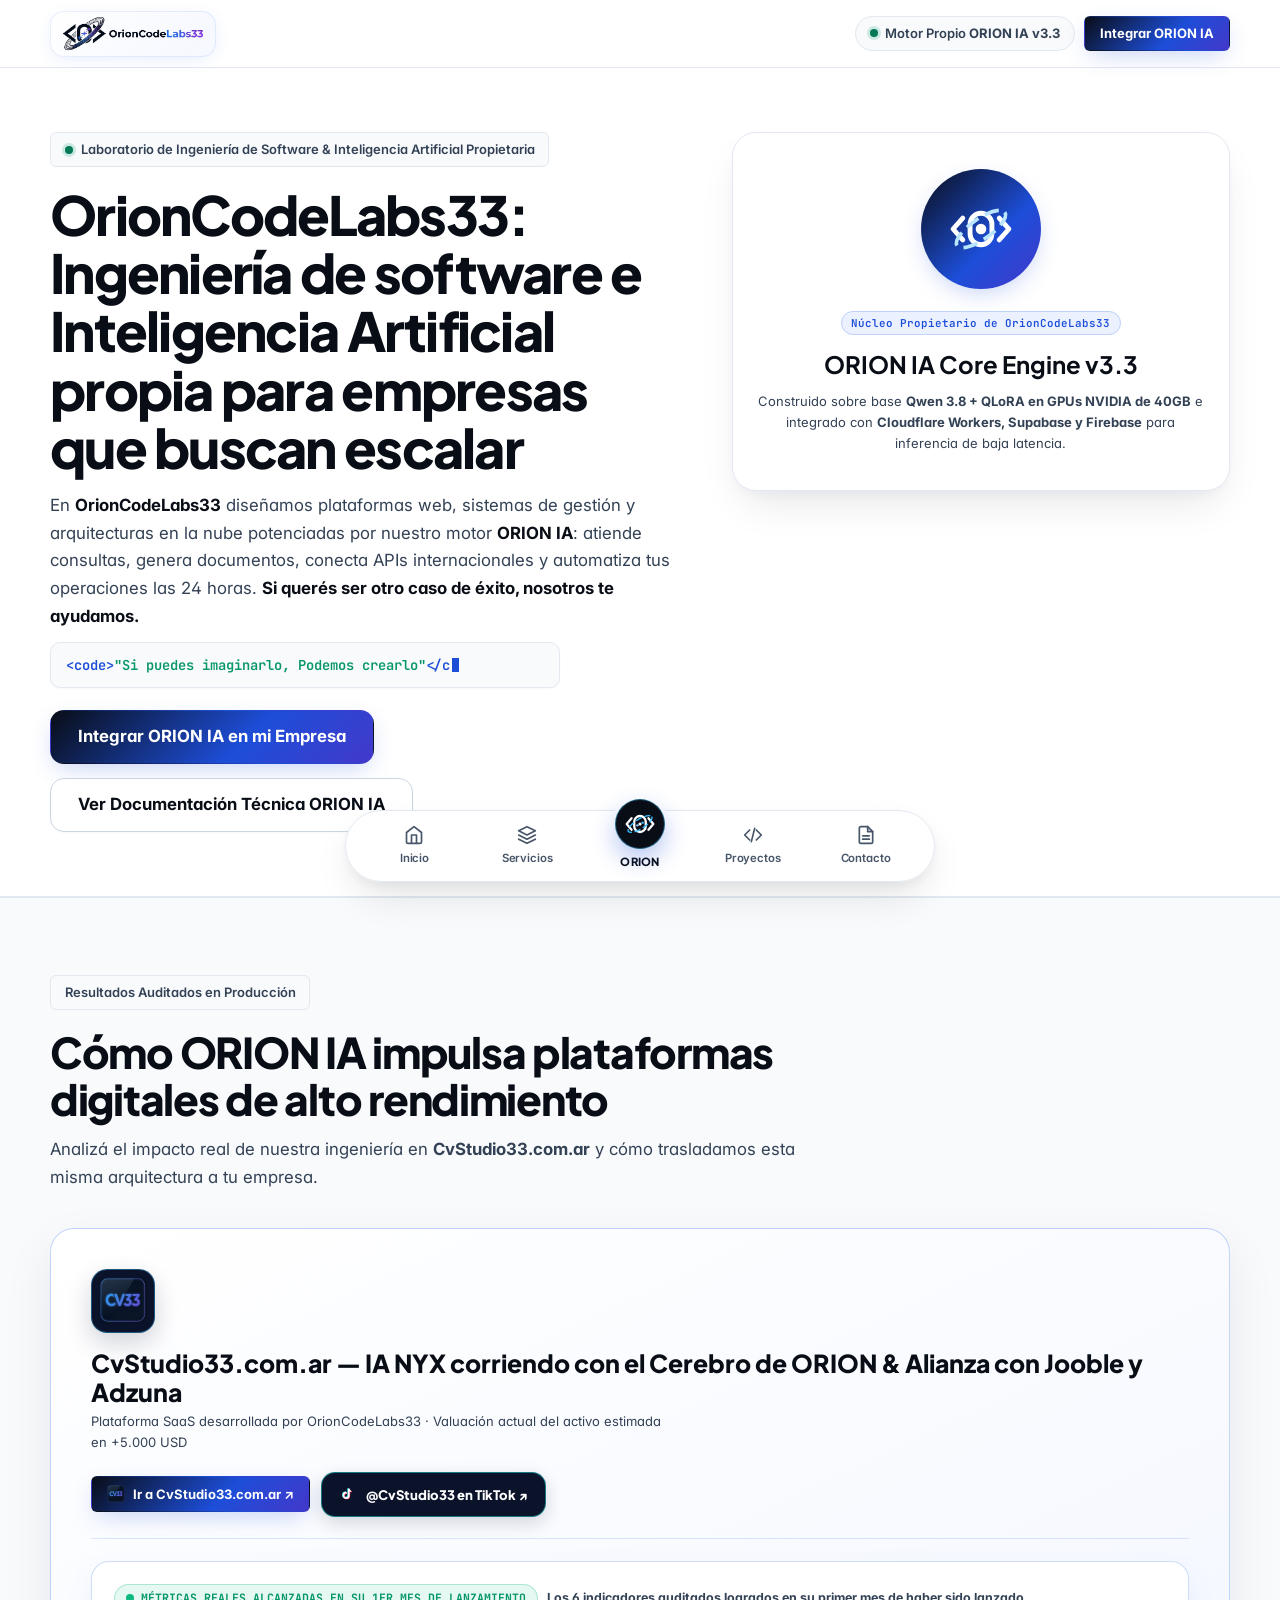
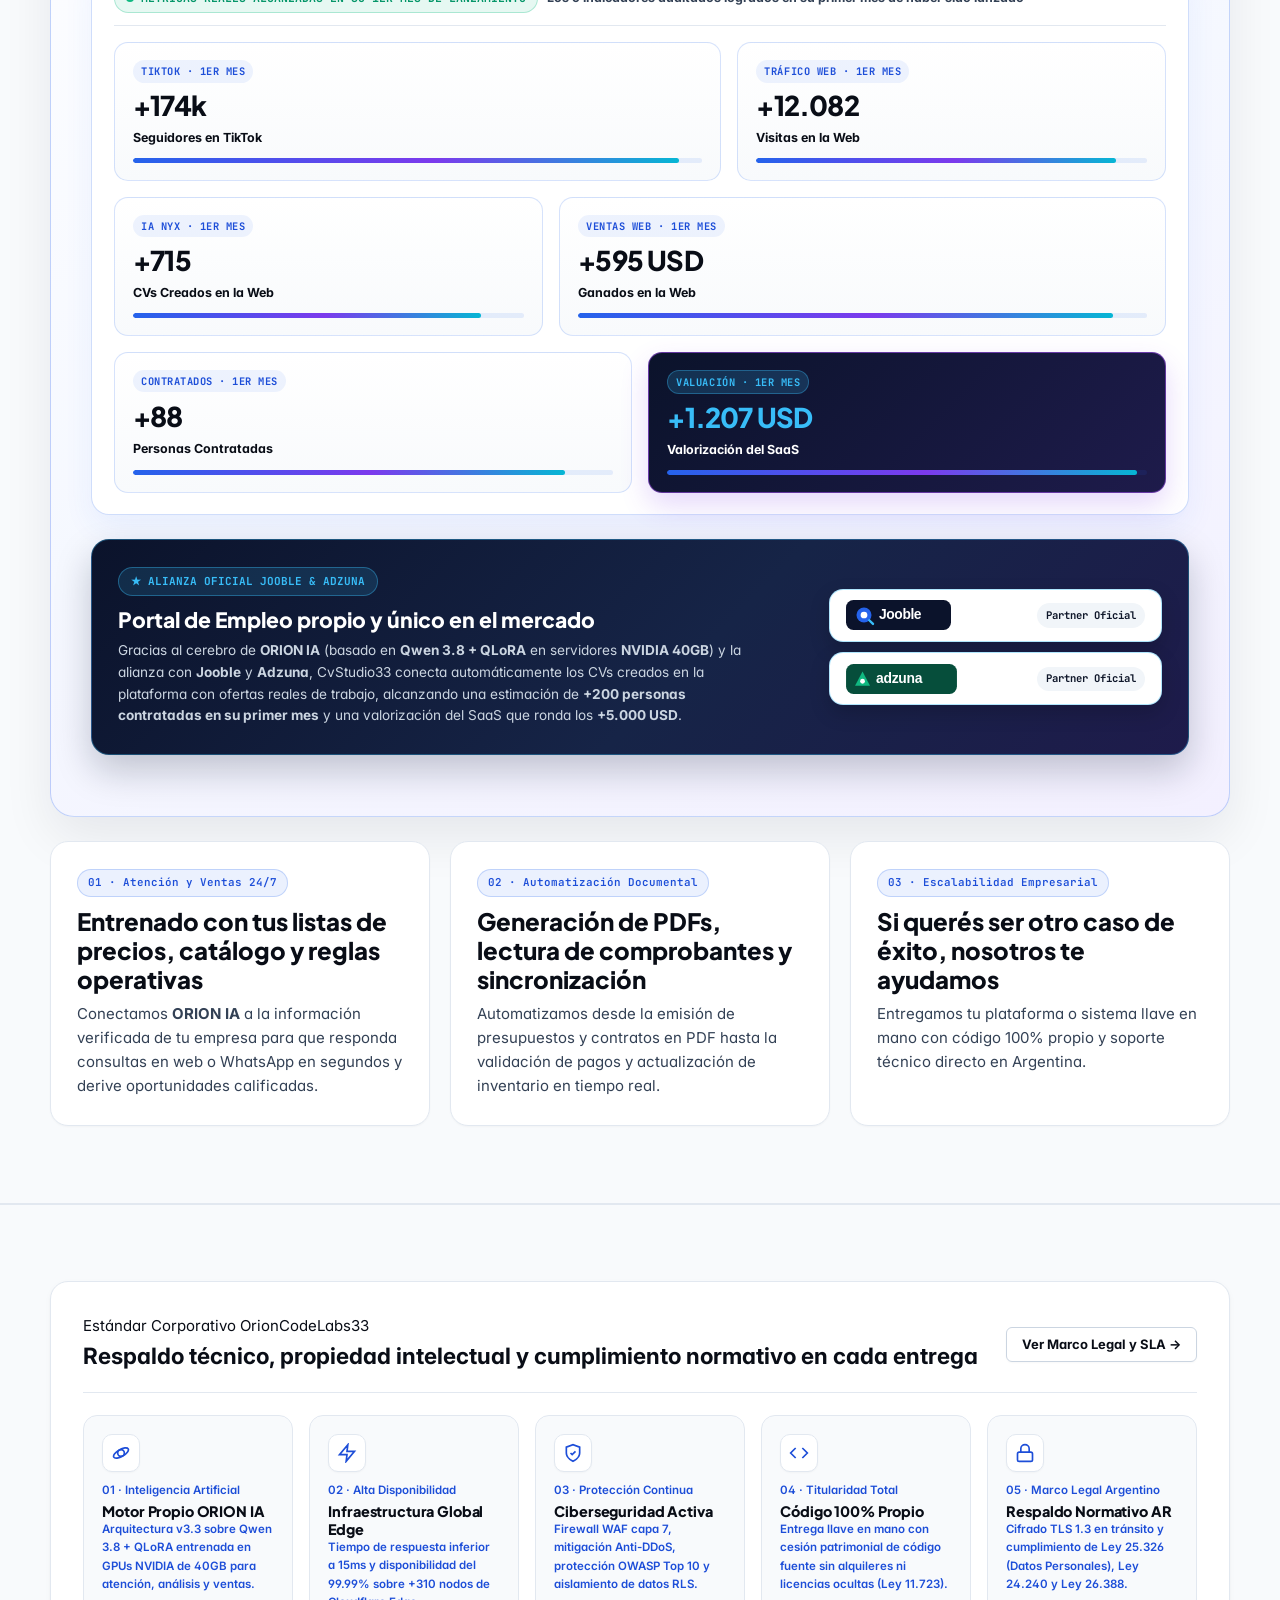
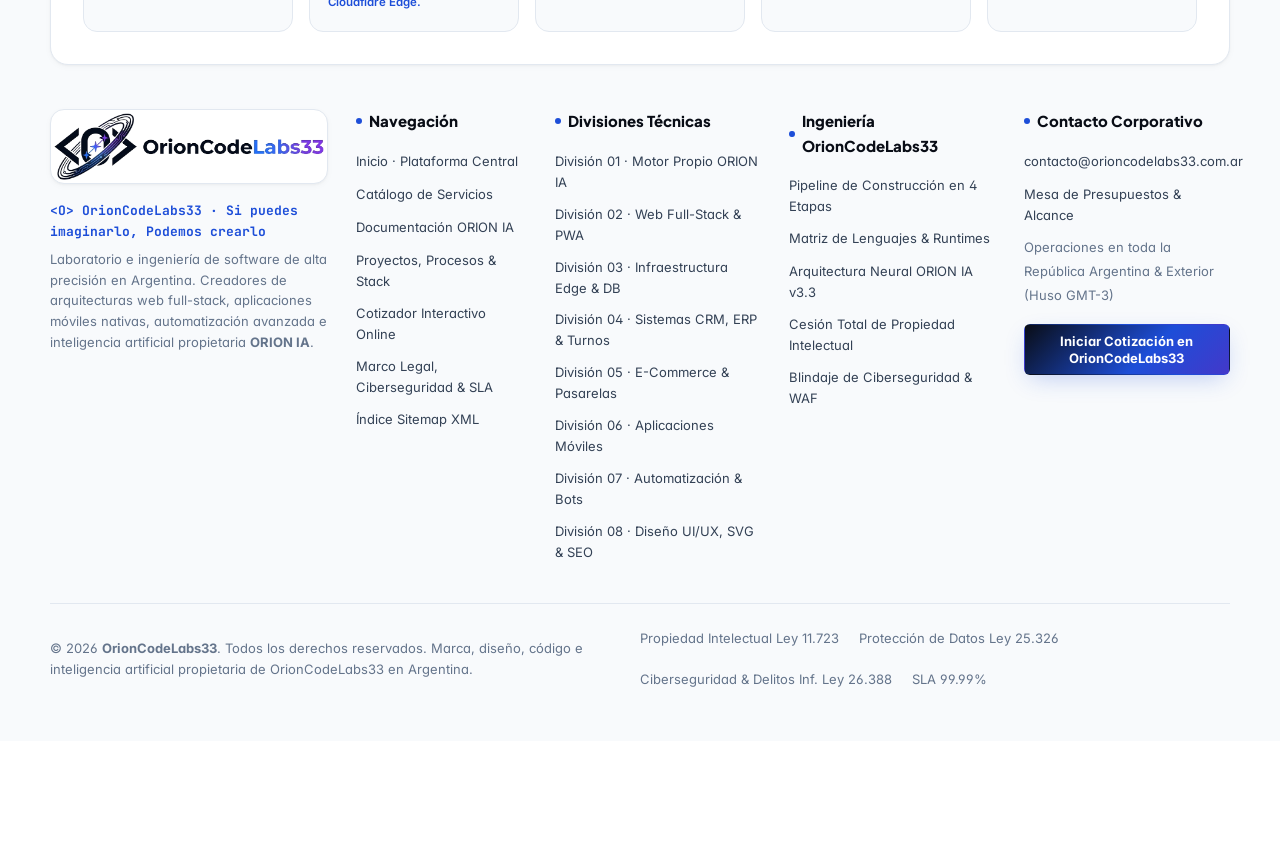
<file: nosotros.html>
<!DOCTYPE html>
<html lang="es-AR">
<head>
  <meta charset="UTF-8">
  <meta name="viewport" content="width=device-width, initial-scale=1.0, viewport-fit=cover">
  <title>Laboratorio OrionCodeLabs33 &amp; Motor Propietario ORION IA | Ingeniería de Software</title>
  <meta name="description" content="Conocé el laboratorio de ingeniería de software OrionCodeLabs33 y nuestro motor propietario ORION IA (Qwen 3.8 + QLoRA en GPUs NVIDIA 40GB) implementado en CvStudio33.com.ar y empresas de Argentina.">
  <meta name="robots" content="index, follow">
  <link rel="canonical" href="https://protocololeviatham.github.io/OrionCodeLabs33/nosotros.html">
  <meta name="geo.region" content="AR">
  <meta name="theme-color" content="#FFFFFF">
  <meta property="og:type" content="website">
  <meta property="og:locale" content="es_AR">
  <meta property="og:site_name" content="OrionCodeLabs33">
  <meta property="og:title" content="Laboratorio OrionCodeLabs33 &amp; Motor Propietario ORION IA">
  <meta property="og:description" content="Ingeniería de software full-stack, plataformas SaaS e Inteligencia Artificial propia ORION IA en la República Argentina.">
  <meta property="og:url" content="https://protocololeviatham.github.io/OrionCodeLabs33/nosotros.html">
  <meta property="og:image" content="https://protocololeviatham.github.io/OrionCodeLabs33/assets/img/logo-light.png">
  <link rel="manifest" href="manifest.json">
  <link rel="icon" type="image/png" sizes="64x64" href="assets/img/favicon.png">
  <link rel="apple-touch-icon" sizes="256x256" href="assets/img/logo-icon.png">
  <link rel="stylesheet" href="assets/css/tokens.css">
  <link rel="stylesheet" href="assets/css/layout.css">
  <link rel="stylesheet" href="assets/css/animations.css">
  <script type="application/ld+json">
  {
    "@context": "https://schema.org",
    "@graph": [
      {
        "@type": "AboutPage",
        "@id": "https://protocololeviatham.github.io/OrionCodeLabs33/nosotros.html#webpage",
        "url": "https://protocololeviatham.github.io/OrionCodeLabs33/nosotros.html",
        "name": "Laboratorio OrionCodeLabs33 & Motor Propietario ORION IA",
        "inLanguage": "es-AR",
        "description": "Identidad institucional de OrionCodeLabs33 y arquitectura de su motor propietario ORION IA."
      },
      {
        "@type": "Organization",
        "@id": "https://protocololeviatham.github.io/OrionCodeLabs33/#organization",
        "name": "OrionCodeLabs33",
        "url": "https://protocololeviatham.github.io/OrionCodeLabs33/",
        "logo": "https://protocololeviatham.github.io/OrionCodeLabs33/assets/img/logo-light.png",
        "email": "contacto@orioncodelabs33.com.ar"
      },
      {
        "@type": "BreadcrumbList",
        "itemListElement": [
          { "@type": "ListItem", "position": 1, "name": "Inicio", "item": "https://protocololeviatham.github.io/OrionCodeLabs33/" },
          { "@type": "ListItem", "position": 2, "name": "Sobre OrionCodeLabs33 & ORION IA", "item": "https://protocololeviatham.github.io/OrionCodeLabs33/nosotros.html" }
        ]
      }
    ]
  }
  </script>
</head>
<body>

  <header class="site-header" role="banner">
    <div class="container header-inner">
      <a href="index.html" class="brand-logo" aria-label="OrionCodeLabs33 Inicio">
        <img src="assets/img/logo-light.png" alt="OrionCodeLabs33" width="240" height="63">
      </a>
      <div class="header-right-status">
        <a href="portafolio.html#orion-ia" class="orion-ai-pill">
          <span class="status-dot" aria-hidden="true"></span>
          <span>Motor Propio <strong>ORION IA v3.3</strong></span>
        </a>
        <a href="contacto.html#cotizador" class="btn btn-primary btn-sm">Integrar ORION IA</a>
      </div>
    </div>
  </header>

  <main>
    <section class="hero-section" data-composition-id="about-hero-comp" data-duration="1.2">
      <div class="container hero-grid">
        <div>
          <div class="hero-badge hf-clip" data-start="0">
            <span class="status-dot" aria-hidden="true"></span>
            <span>Laboratorio de Ingeniería de Software &amp; Inteligencia Artificial Propietaria</span>
          </div>
          <h1 class="hero-title hf-clip" data-start="0.08">
            OrionCodeLabs33: Ingeniería de software e Inteligencia Artificial propia para empresas que buscan escalar
          </h1>
          <p class="hero-subtitle hf-clip" data-start="0.16">
            En <strong>OrionCodeLabs33</strong> diseñamos plataformas web, sistemas de gestión y arquitecturas en la nube potenciadas por nuestro motor <strong>ORION IA</strong>: atiende consultas, genera documentos, conecta APIs internacionales y automatiza tus operaciones las 24 horas. <strong>Si querés ser otro caso de éxito, nosotros te ayudamos.</strong>
          </p>

          <!-- Animación del Lema Contenida -->
          <div id="orion-motto-box" class="orion-motto-box hf-clip" data-start="0.24" aria-label="Si puedes imaginarlo, Podemos crearlo">
            <div class="orion-motto-stage">
              <div class="motto-code-layer">
                <span id="motto-code-text"></span><span class="motto-cursor" aria-hidden="true"></span>
              </div>
              <div class="motto-render-layer">
                <svg width="20" height="20" viewBox="0 0 24 24" fill="none" style="flex-shrink:0;" aria-hidden="true">
                  <path d="M6 17L18 7" stroke="#4F46E5" stroke-width="1.8" stroke-linecap="round"/>
                  <polygon points="6,13 7,16 10,17 7,18 6,21 5,18 2,17 5,16" fill="#2563EB"/>
                  <polygon points="12,8 13.3,11.2 16.5,12.5 13.3,13.8 12,17 10.7,13.8 7.5,12.5 10.7,11.2" fill="#4F46E5"/>
                  <polygon points="18,3 19,6 22,7 19,8 18,11 17,8 14,7 17,6" fill="#7C3AED"/>
                </svg>
                <span class="motto-render-text">Si puedes imaginarlo, Podemos crearlo</span>
              </div>
            </div>
          </div>

          <div class="hero-cta-group hf-clip" data-start="0.32">
            <a href="contacto.html?servicio=Integracion%20Motor%20ORION%20IA#cotizador" class="btn btn-primary btn-lg">Integrar ORION IA en mi Empresa</a>
            <a href="portafolio.html#orion-ia" class="btn btn-secondary btn-lg">Ver Documentación Técnica ORION IA</a>
          </div>
        </div>

        <!-- Panel Derecho: Ilustración Vectorial del Núcleo ORION IA -->
        <div class="hero-showcase-panel" style="text-align:center;padding:2.25rem 1.5rem;">
          <div style="width:120px;height:120px;margin:0 auto 1.25rem;border-radius:50%;background:var(--gradient-orion);display:grid;place-items:center;box-shadow:var(--shadow-glow);" class="float-anim">
            <svg width="68" height="68" viewBox="0 0 28 28" fill="none" aria-hidden="true">
              <path d="M6.5 9.5L2.5 14L6.5 18.5" stroke="#FFFFFF" stroke-width="2" stroke-linecap="round" stroke-linejoin="round"/>
              <path d="M21.5 9.5L25.5 14L21.5 18.5" stroke="#FFFFFF" stroke-width="2" stroke-linecap="round" stroke-linejoin="round"/>
              <rect x="9.5" y="7.5" width="9" height="13" rx="4.5" stroke="#FFFFFF" stroke-width="2"/>
              <ellipse cx="14" cy="14" rx="12" ry="4.2" transform="rotate(-35 14 14)" stroke="#BAE6FD" stroke-width="1.5" stroke-dasharray="6 3"/>
              <circle cx="14" cy="14" r="2.2" fill="#FFFFFF"/>
            </svg>
          </div>
          <span class="badge-verified">Núcleo Propietario de OrionCodeLabs33</span>
          <h2 style="font-family:var(--font-display);font-size:var(--text-xl);margin-top:0.65rem;margin-bottom:0.4rem;">ORION IA Core Engine v3.3</h2>
          <p style="font-size:var(--text-xs);color:var(--text-secondary);margin-inline:auto;">
            Construido sobre base <strong>Qwen 3.8 + QLoRA en GPUs NVIDIA de 40GB</strong> e integrado con <strong>Cloudflare Workers, Supabase y Firebase</strong> para inferencia de baja latencia.
          </p>
        </div>
      </div>
    </section>

    <!-- Detalle de Cómo Funciona ORION IA y Marcas que lo Usan -->
    <section class="section section-alt">
      <div class="container">
        <div class="section-header">
          <span class="hero-badge">Resultados Auditados en Producción</span>
          <h2 class="section-title">Cómo ORION IA impulsa plataformas digitales de alto rendimiento</h2>
          <p class="section-desc">
            Analizá el impacto real de nuestra ingeniería en <strong>CvStudio33.com.ar</strong> y cómo trasladamos esta misma arquitectura a tu empresa.
          </p>
        </div>

        <!-- Megacard de Arquitectura ORION IA en CvStudio33.com.ar -->
        <article class="cvstudio-flagship-card spotlight-card" style="margin-bottom:1.5rem;">
          <div class="cvstudio-brand-header">
            <div class="cvstudio-identity-cluster">
              <a href="https://cvstudio33.com.ar" target="_blank" rel="noopener" class="cvstudio-logo-frame" title="Visitar CvStudio33.com.ar">
                <img src="assets/img/logo-cvstudio33.png" alt="Logo Oficial CvStudio33.com.ar" width="54" height="54">
              </a>
              <div>
                <h3 style="font-family:var(--font-display);font-size:clamp(1.2rem, 2.4vw, 1.55rem);font-weight:800;color:var(--text-primary);line-height:1.2;margin-bottom:0.2rem;">
                  CvStudio33.com.ar — IA NYX corriendo con el Cerebro de ORION &amp; Alianza con Jooble y Adzuna
                </h3>
                <p style="font-size:var(--text-xs);color:var(--text-secondary);">
                  Plataforma SaaS desarrollada por OrionCodeLabs33 · Valuación actual del activo estimada en +5.000 USD
                </p>
              </div>
            </div>

            <div class="cvstudio-action-links">
              <a href="https://cvstudio33.com.ar" target="_blank" rel="noopener" class="btn btn-primary btn-sm" style="display:inline-flex;align-items:center;gap:0.5rem;">
                <img src="assets/img/logo-cvstudio33.png" alt="" width="18" height="18" style="border-radius:4px;object-fit:contain;">
                <span>Ir a CvStudio33.com.ar ↗</span>
              </a>
              <a href="https://www.tiktok.com/@cvstudio33" target="_blank" rel="noopener" class="btn-tiktok-official">
                <img src="assets/img/tech/tiktok.svg" alt="TikTok" width="18" height="18">
                <span>@CvStudio33 en TikTok ↗</span>
              </a>
            </div>
          </div>

          <!-- Métricas Animadas en Vivo (6 Estadísticas alcanzadas en su 1er Mes de Lanzamiento) -->
          <div class="cvstudio-live-metrics-wrap">
            <div class="cvstudio-live-metrics-header">
              <div style="display:flex;align-items:center;gap:0.55rem;flex-wrap:wrap;">
                <span class="live-pulse-indicator">
                  <span class="live-pulse-dot" aria-hidden="true"></span>
                  <span>MÉTRICAS REALES ALCANZADAS EN SU 1ER MES DE LANZAMIENTO</span>
                </span>
                <span style="font-size:0.78rem;font-weight:700;color:var(--text-secondary);">
                  Los 6 indicadores auditados logrados en su primer mes de haber sido lanzado
                </span>
              </div>
            </div>
            <div class="cvstudio-live-metrics-grid">
              <div class="cvstudio-metric-card">
                <div class="cvstudio-metric-top"><span class="cvstudio-metric-tag">TikTok · 1er Mes</span></div>
                <div class="cvstudio-metric-value" data-metric-target="200" data-metric-prefix="+" data-metric-suffix="k" data-metric-format="plain">+0k</div>
                <div class="cvstudio-metric-label">Seguidores en TikTok</div>
                <div class="metric-progress-track"><div class="metric-progress-fill" data-progress-target="96%"></div></div>
              </div>
              <div class="cvstudio-metric-card">
                <div class="cvstudio-metric-top"><span class="cvstudio-metric-tag">Tráfico Web · 1er Mes</span></div>
                <div class="cvstudio-metric-value" data-metric-target="15000" data-metric-prefix="+" data-metric-suffix="" data-metric-format="dot-thousands">+0</div>
                <div class="cvstudio-metric-label">Visitas en la Web</div>
                <div class="metric-progress-track"><div class="metric-progress-fill" data-progress-target="92%"></div></div>
              </div>
              <div class="cvstudio-metric-card">
                <div class="cvstudio-metric-top"><span class="cvstudio-metric-tag">IA NYX · 1er Mes</span></div>
                <div class="cvstudio-metric-value" data-metric-target="1000" data-metric-prefix="+" data-metric-suffix="" data-metric-format="dot-thousands">+0</div>
                <div class="cvstudio-metric-label">CVs Creados en la Web</div>
                <div class="metric-progress-track"><div class="metric-progress-fill" data-progress-target="89%"></div></div>
              </div>
              <div class="cvstudio-metric-card">
                <div class="cvstudio-metric-top"><span class="cvstudio-metric-tag">Ventas Web · 1er Mes</span></div>
                <div class="cvstudio-metric-value" data-metric-target="1000" data-metric-prefix="+" data-metric-suffix=" USD" data-metric-format="dot-thousands">+0 USD</div>
                <div class="cvstudio-metric-label">Ganados en la Web</div>
                <div class="metric-progress-track"><div class="metric-progress-fill" data-progress-target="94%"></div></div>
              </div>
              <div class="cvstudio-metric-card">
                <div class="cvstudio-metric-top"><span class="cvstudio-metric-tag">Contratados · 1er Mes</span></div>
                <div class="cvstudio-metric-value" data-metric-target="200" data-metric-prefix="+" data-metric-suffix="" data-metric-format="plain">+0</div>
                <div class="cvstudio-metric-label">Personas Contratadas</div>
                <div class="metric-progress-track"><div class="metric-progress-fill" data-progress-target="90%"></div></div>
              </div>
              <div class="cvstudio-metric-card is-valuation-card">
                <div class="cvstudio-metric-top"><span class="cvstudio-metric-tag">Valuación · 1er Mes</span></div>
                <div class="cvstudio-metric-value" data-metric-target="5000" data-metric-prefix="+" data-metric-suffix=" USD" data-metric-format="dot-thousands">+0 USD</div>
                <div class="cvstudio-metric-label">Valorización del SaaS</div>
                <div class="metric-progress-track"><div class="metric-progress-fill" data-progress-target="98%"></div></div>
              </div>
            </div>
          </div>

          <!-- Alianza Jooble & Adzuna -->
          <div class="alliance-portal-banner">
            <div>
              <span class="alliance-portal-badge">★ ALIANZA OFICIAL JOOBLE &amp; ADZUNA</span>
              <h4>Portal de Empleo propio y único en el mercado</h4>
              <p>
                Gracias al cerebro de <strong>ORION IA</strong> (basado en <strong>Qwen 3.8 + QLoRA</strong> en servidores <strong>NVIDIA 40GB</strong>) y la alianza con <strong>Jooble</strong> y <strong>Adzuna</strong>, CvStudio33 conecta automáticamente los CVs creados en la plataforma con ofertas reales de trabajo, alcanzando una estimación de <strong>+200 personas contratadas en su primer mes</strong> y una valorización del SaaS que ronda los <strong>+5.000 USD</strong>.
              </p>
            </div>
            <div class="alliance-logos-cluster">
              <div class="alliance-logo-pill">
                <img src="assets/img/tech/jooble.svg" alt="Jooble" width="120" height="30">
                <span>Partner Oficial</span>
              </div>
              <div class="alliance-logo-pill">
                <img src="assets/img/tech/adzuna.svg" alt="Adzuna" width="120" height="30">
                <span>Partner Oficial</span>
              </div>
            </div>
          </div>
        </article>

        <div class="bento-grid">
          <article class="bento-card spotlight-card">
            <div>
              <span class="badge-verified" style="margin-bottom:0.6rem;display:inline-block;">01 · Atención y Ventas 24/7</span>
              <h3>Entrenado con tus listas de precios, catálogo y reglas operativas</h3>
              <p style="font-size:var(--text-sm);color:var(--text-secondary);margin-top:0.45rem;">
                Conectamos <strong>ORION IA</strong> a la información verificada de tu empresa para que responda consultas en web o WhatsApp en segundos y derive oportunidades calificadas.
              </p>
            </div>
          </article>

          <article class="bento-card spotlight-card">
            <div>
              <span class="badge-verified" style="margin-bottom:0.6rem;display:inline-block;">02 · Automatización Documental</span>
              <h3>Generación de PDFs, lectura de comprobantes y sincronización</h3>
              <p style="font-size:var(--text-sm);color:var(--text-secondary);margin-top:0.45rem;">
                Automatizamos desde la emisión de presupuestos y contratos en PDF hasta la validación de pagos y actualización de inventario en tiempo real.
              </p>
            </div>
          </article>

          <article class="bento-card spotlight-card">
            <div>
              <span class="badge-verified" style="margin-bottom:0.6rem;display:inline-block;">03 · Escalabilidad Empresarial</span>
              <h3>Si querés ser otro caso de éxito, nosotros te ayudamos</h3>
              <p style="font-size:var(--text-sm);color:var(--text-secondary);margin-top:0.45rem;">
                Entregamos tu plataforma o sistema llave en mano con código 100% propio y soporte técnico directo en Argentina.
              </p>
            </div>
          </article>
        </div>
      </div>
    </section>
  </main>

  <!-- ========================================================================
       FOOTER CORPORATIVO EXCLUSIVO DE ORIONCODELABS33 (ARQUITECTURA BLANCA PURA)
       ======================================================================== -->
  <footer class="site-footer" role="contentinfo">
    <div class="container">

      <!-- Matriz Ejecutiva Blanca de 5 Pilares (Rediseño v4 en Paleta Blanca & Alabastro, Cero Cursivas) -->
      <section class="footer-telemetry-banner orion-white-pillars" aria-label="Garantías de Ingeniería, Ciberseguridad y Normativa Legal de OrionCodeLabs33">
        <div class="white-pillars-header">
          <div>
            <span class="white-pillars-eyebrow">Estándar Corporativo OrionCodeLabs33</span>
            <h2 class="white-pillars-title">Respaldo técnico, propiedad intelectual y cumplimiento normativo en cada entrega</h2>
          </div>
          <a href="legales.html" class="btn btn-secondary btn-sm">Ver Marco Legal y SLA →</a>
        </div>

        <div class="footer-telemetry-item">
          <div class="footer-telemetry-icon" aria-hidden="true">
            <svg width="20" height="20" viewBox="0 0 24 24" fill="none" stroke="currentColor" stroke-width="2"><circle cx="12" cy="12" r="4"/><ellipse cx="12" cy="12" rx="10" ry="4.2" transform="rotate(-30 12 12)"/></svg>
          </div>
          <div>
            <span class="telemetry-tag">01 · Inteligencia Artificial</span>
            <strong>Motor Propio ORION IA</strong>
            <span>Arquitectura v3.3 sobre Qwen 3.8 + QLoRA entrenada en GPUs NVIDIA de 40GB para atención, análisis y ventas.</span>
          </div>
        </div>

        <div class="footer-telemetry-item">
          <div class="footer-telemetry-icon" aria-hidden="true">
            <svg width="20" height="20" viewBox="0 0 24 24" fill="none" stroke="currentColor" stroke-width="2"><path d="M13 2 3 14h9l-1 8 10-12h-9l1-8z"/></svg>
          </div>
          <div>
            <span class="telemetry-tag">02 · Alta Disponibilidad</span>
            <strong>Infraestructura Global Edge</strong>
            <span>Tiempo de respuesta inferior a 15ms y disponibilidad del 99.99% sobre +310 nodos de Cloudflare Edge.</span>
          </div>
        </div>

        <div class="footer-telemetry-item is-cyber">
          <div class="footer-telemetry-icon" aria-hidden="true">
            <svg width="20" height="20" viewBox="0 0 24 24" fill="none" stroke="currentColor" stroke-width="2"><path d="M12 22s8-4 8-10V5l-8-3-8 3v7c0 6 8 10 8 10z"/><path d="m9 12 2 2 4-4"/></svg>
          </div>
          <div>
            <span class="telemetry-tag">03 · Protección Continua</span>
            <strong>Ciberseguridad Activa</strong>
            <span>Firewall WAF capa 7, mitigación Anti-DDoS, protección OWASP Top 10 y aislamiento de datos RLS.</span>
          </div>
        </div>

        <div class="footer-telemetry-item">
          <div class="footer-telemetry-icon" aria-hidden="true">
            <svg width="20" height="20" viewBox="0 0 24 24" fill="none" stroke="currentColor" stroke-width="2"><polyline points="16 18 22 12 16 6"/><polyline points="8 6 2 12 8 18"/></svg>
          </div>
          <div>
            <span class="telemetry-tag">04 · Titularidad Total</span>
            <strong>Código 100% Propio</strong>
            <span>Entrega llave en mano con cesión patrimonial de código fuente sin alquileres ni licencias ocultas (Ley 11.723).</span>
          </div>
        </div>

        <div class="footer-telemetry-item">
          <div class="footer-telemetry-icon" aria-hidden="true">
            <svg width="20" height="20" viewBox="0 0 24 24" fill="none" stroke="currentColor" stroke-width="2"><rect x="3" y="11" width="18" height="11" rx="2"/><path d="M7 11V7a5 5 0 0 1 10 0v4"/></svg>
          </div>
          <div>
            <span class="telemetry-tag">05 · Marco Legal Argentino</span>
            <strong>Respaldo Normativo AR</strong>
            <span>Cifrado TLS 1.3 en tránsito y cumplimiento de Ley 25.326 (Datos Personales), Ley 24.240 y Ley 26.388.</span>
          </div>
        </div>
      </section>

      <div class="footer-navmap-grid">
        <div>
          <div class="footer-video-showcase">
            <video class="footer-logo-video" src="assets/video/orion-logo-reveal.mp4" poster="assets/img/logo-light.png" autoplay loop muted playsinline preload="auto" aria-label="Animación oficial del logo OrionCodeLabs33"></video>
          </div>
          <p style="font-family:var(--font-mono);font-size:var(--text-xs);font-weight:700;color:var(--brand-blue);margin-bottom:0.4rem;">
            &lt;O&gt; OrionCodeLabs33 · Si puedes imaginarlo, Podemos crearlo
          </p>
          <p style="font-size:var(--text-xs);color:var(--text-muted);line-height:1.6;">
            Laboratorio e ingeniería de software de alta precisión en Argentina. Creadores de arquitecturas web full-stack, aplicaciones móviles nativas, automatización avanzada e inteligencia artificial propietaria <strong>ORION IA</strong>.
          </p>
        </div>

        <nav aria-label="Mapa de Navegación OrionCodeLabs33">
          <h3 class="footer-col-title">Navegación</h3>
          <ul class="footer-nav-list">
            <li><a href="index.html">Inicio · Plataforma Central</a></li>
            <li><a href="servicios.html">Catálogo de Servicios</a></li>
            <li><a href="portafolio.html#orion-ia">Documentación ORION IA</a></li>
            <li><a href="portafolio.html">Proyectos, Procesos &amp; Stack</a></li>
            <li><a href="contacto.html#cotizador">Cotizador Interactivo Online</a></li>
            <li><a href="legales.html">Marco Legal, Ciberseguridad &amp; SLA</a></li>
            <li><a href="sitemap.xml">Índice Sitemap XML</a></li>
          </ul>
        </nav>

        <nav aria-label="Divisiones de Ingeniería OrionCodeLabs33">
          <h3 class="footer-col-title">Divisiones Técnicas</h3>
          <ul class="footer-nav-list">
            <li><a href="servicios.html#cat-orion-ai">División 01 · Motor Propio ORION IA</a></li>
            <li><a href="servicios.html#cat-web">División 02 · Web Full-Stack &amp; PWA</a></li>
            <li><a href="servicios.html#cat-cloud-db">División 03 · Infraestructura Edge &amp; DB</a></li>
            <li><a href="servicios.html#cat-systems">División 04 · Sistemas CRM, ERP &amp; Turnos</a></li>
            <li><a href="servicios.html#cat-ecommerce">División 05 · E-Commerce &amp; Pasarelas</a></li>
            <li><a href="servicios.html#cat-mobile">División 06 · Aplicaciones Móviles</a></li>
            <li><a href="servicios.html#cat-python">División 07 · Automatización &amp; Bots</a></li>
            <li><a href="servicios.html#cat-uiux">División 08 · Diseño UI/UX, SVG &amp; SEO</a></li>
          </ul>
        </nav>

        <nav aria-label="Metodología OrionCodeLabs33">
          <h3 class="footer-col-title">Ingeniería OrionCodeLabs33</h3>
          <ul class="footer-nav-list">
            <li><a href="portafolio.html#proceso-ingenieria">Pipeline de Construcción en 4 Etapas</a></li>
            <li><a href="portafolio.html#stack-oficial">Matriz de Lenguajes &amp; Runtimes</a></li>
            <li><a href="portafolio.html#orion-ia">Arquitectura Neural ORION IA v3.3</a></li>
            <li><a href="legales.html#propiedad-intelectual">Cesión Total de Propiedad Intelectual</a></li>
            <li><a href="legales.html#ciberseguridad">Blindaje de Ciberseguridad &amp; WAF</a></li>
          </ul>
        </nav>

        <div>
          <h3 class="footer-col-title">Contacto Corporativo</h3>
          <ul class="footer-nav-list">
            <li><a href="mailto:contacto@orioncodelabs33.com.ar">contacto@orioncodelabs33.com.ar</a></li>
            <li><a href="contacto.html#cotizador">Mesa de Presupuestos &amp; Alcance</a></li>
            <li><span style="font-size:var(--text-xs);color:var(--text-muted);">Operaciones en toda la República Argentina &amp; Exterior (Huso GMT-3)</span></li>
          </ul>
          <div style="margin-top:1rem;">
            <a href="contacto.html#cotizador" class="btn btn-primary btn-sm" style="width:100%;">Iniciar Cotización en OrionCodeLabs33</a>
          </div>
        </div>
      </div>

      <div class="footer-bottom">
        <p>© 2026 <strong>OrionCodeLabs33</strong>. Todos los derechos reservados. Marca, diseño, código e inteligencia artificial propietaria de OrionCodeLabs33 en Argentina.</p>
        <div style="display:flex;gap:1.25rem;flex-wrap:wrap;">
          <a href="legales.html#propiedad-intelectual">Propiedad Intelectual Ley 11.723</a>
          <a href="legales.html#privacidad">Protección de Datos Ley 25.326</a>
          <a href="legales.html#ciberseguridad">Ciberseguridad &amp; Delitos Inf. Ley 26.388</a>
          <a href="legales.html#sla">SLA 99.99%</a>
        </div>
      </div>
    </div>
  </footer>

  <!-- Bottom Floating Dock v4 (Botón ORION directo a Orión.html) -->
  <nav class="orion-bottom-dock" aria-label="Menú Principal de Navegación">
    <a href="index.html" class="dock-item">
      <svg viewBox="0 0 24 24" fill="none" stroke="currentColor" stroke-width="2" stroke-linecap="round" stroke-linejoin="round"><path d="m3 9 9-7 9 7v11a2 2 0 0 1-2 2H5a2 2 0 0 1-2-2z"/><polyline points="9 22 9 12 15 12 15 22"/></svg>
      <span>Inicio</span>
    </a>
    <a href="servicios.html" class="dock-item">
      <svg viewBox="0 0 24 24" fill="none" stroke="currentColor" stroke-width="2" stroke-linecap="round" stroke-linejoin="round"><polygon points="12 2 2 7 12 12 22 7 12 2"/><polyline points="2 17 12 22 22 17"/><polyline points="2 12 12 17 22 12"/></svg>
      <span>Servicios</span>
    </a>
    <a href="Orión.html" class="dock-item-orion" aria-label="Abrir Chatbot ORION IA">
      <div class="dock-orion-orb">
        <svg viewBox="0 0 36 36" fill="none" xmlns="http://www.w3.org/2000/svg" aria-hidden="true">
          <path d="M8.5 11.5L3 18L8.5 24.5" stroke="#FFFFFF" stroke-width="2.5" stroke-linecap="round" stroke-linejoin="round"/>
          <path d="M27.5 11.5L33 18L27.5 24.5" stroke="#FFFFFF" stroke-width="2.5" stroke-linecap="round" stroke-linejoin="round"/>
          <rect x="11.5" y="9" width="13" height="18" rx="6.5" stroke="#FFFFFF" stroke-width="2.6"/>
          <ellipse cx="18" cy="18" rx="15.5" ry="5.4" transform="rotate(-32 18 18)" stroke="#38BDF8" stroke-width="1.6" stroke-dasharray="7 3"/>
          <circle cx="15" cy="19.5" r="1.35" fill="#93C5FD"/>
          <circle cx="18" cy="18" r="1.75" fill="#FFFFFF"/>
          <circle cx="21" cy="16.5" r="1.35" fill="#38BDF8"/>
        </svg>
      </div>
      <span>ORION</span>
    </a>
    <a href="portafolio.html" class="dock-item">
      <svg viewBox="0 0 24 24" fill="none" stroke="currentColor" stroke-width="2" stroke-linecap="round" stroke-linejoin="round"><polyline points="16 18 22 12 16 6"/><polyline points="8 6 2 12 8 18"/><line x1="14" y1="4" x2="10" y2="20"/></svg>
      <span>Proyectos</span>
    </a>
    <a href="contacto.html#cotizador" class="dock-item">
      <svg viewBox="0 0 24 24" fill="none" stroke="currentColor" stroke-width="2" stroke-linecap="round" stroke-linejoin="round"><path d="M14 2H6a2 2 0 0 0-2 2v16a2 2 0 0 0 2 2h12a2 2 0 0 0 2-2V8z"/><polyline points="14 2 14 8 20 8"/><line x1="16" y1="13" x2="8" y2="13"/><line x1="16" y1="17" x2="8" y2="17"/></svg>
      <span>Contacto</span>
    </a>
  </nav>

  <script src="assets/js/orion-motion-engine.js" defer></script>
  <script src="assets/js/animations.js" defer></script>
  <script src="assets/js/app.js" defer></script>
</body>
</html>
</file>
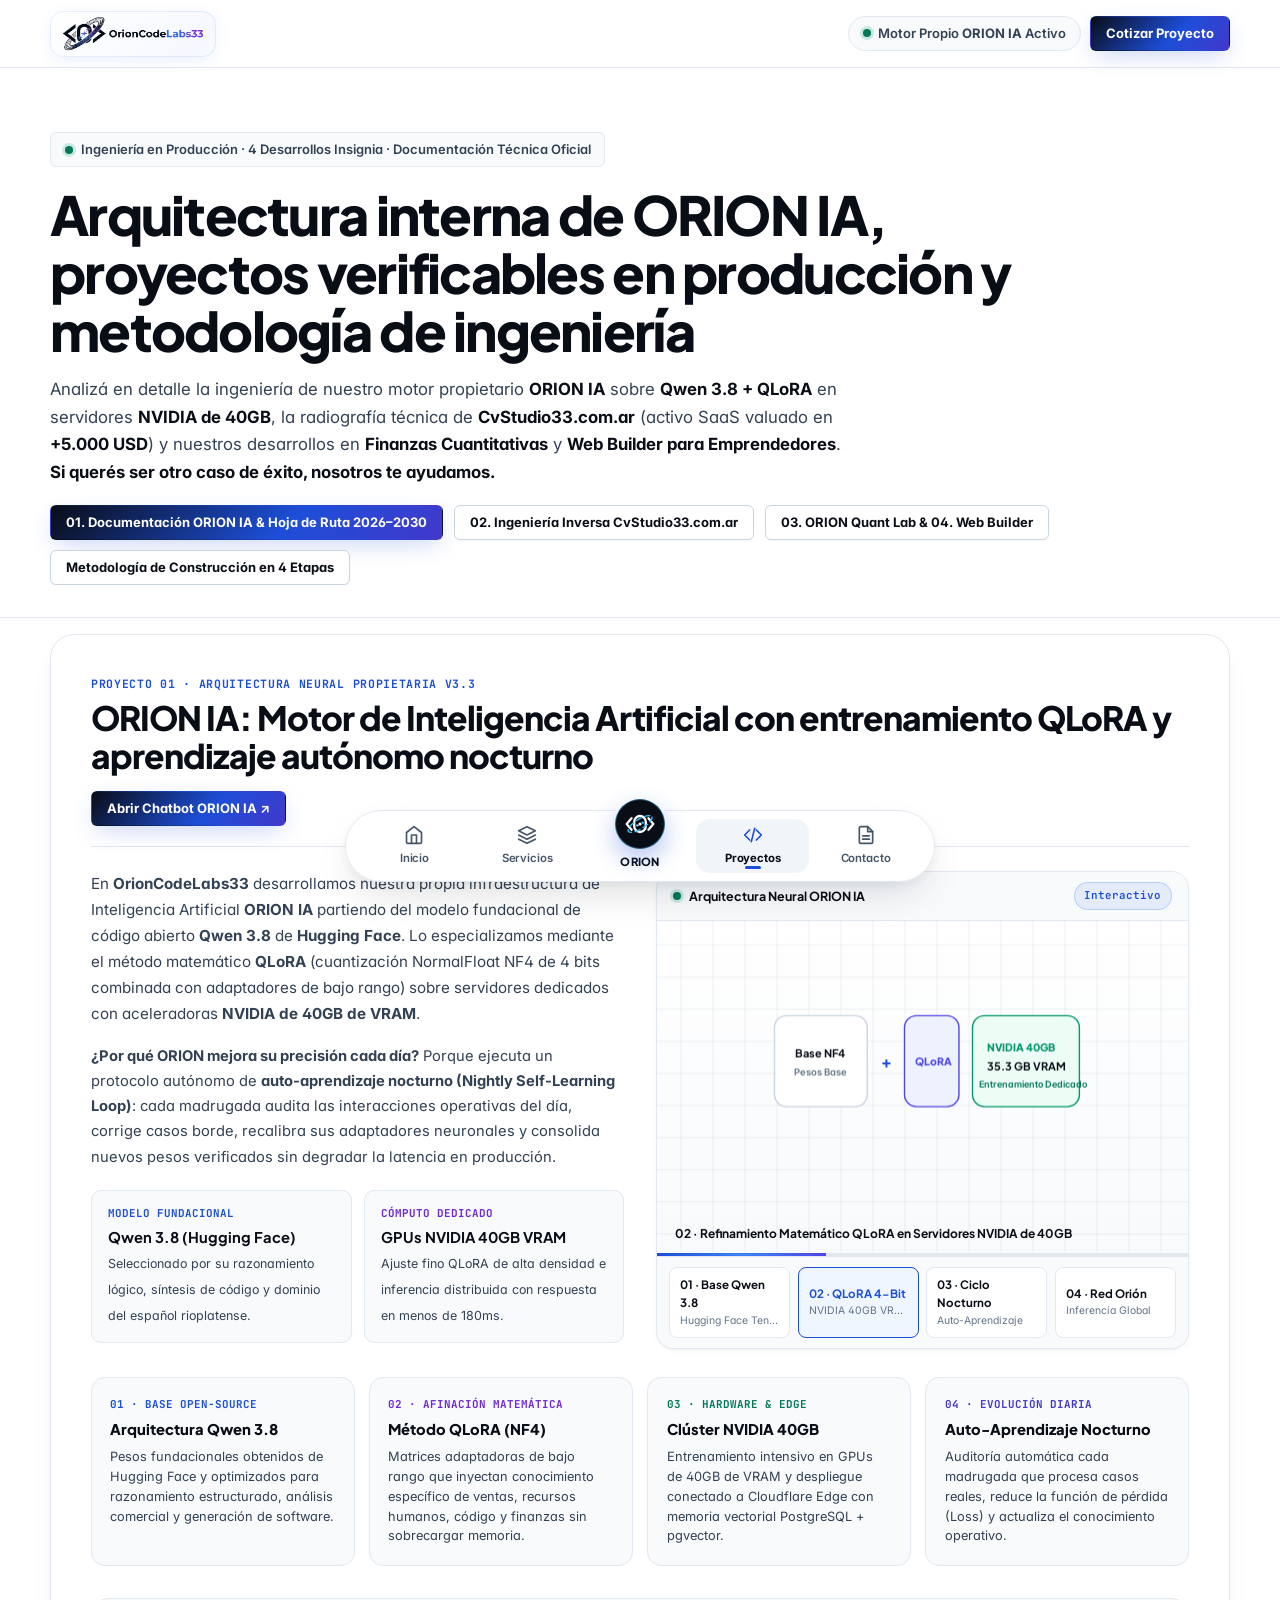
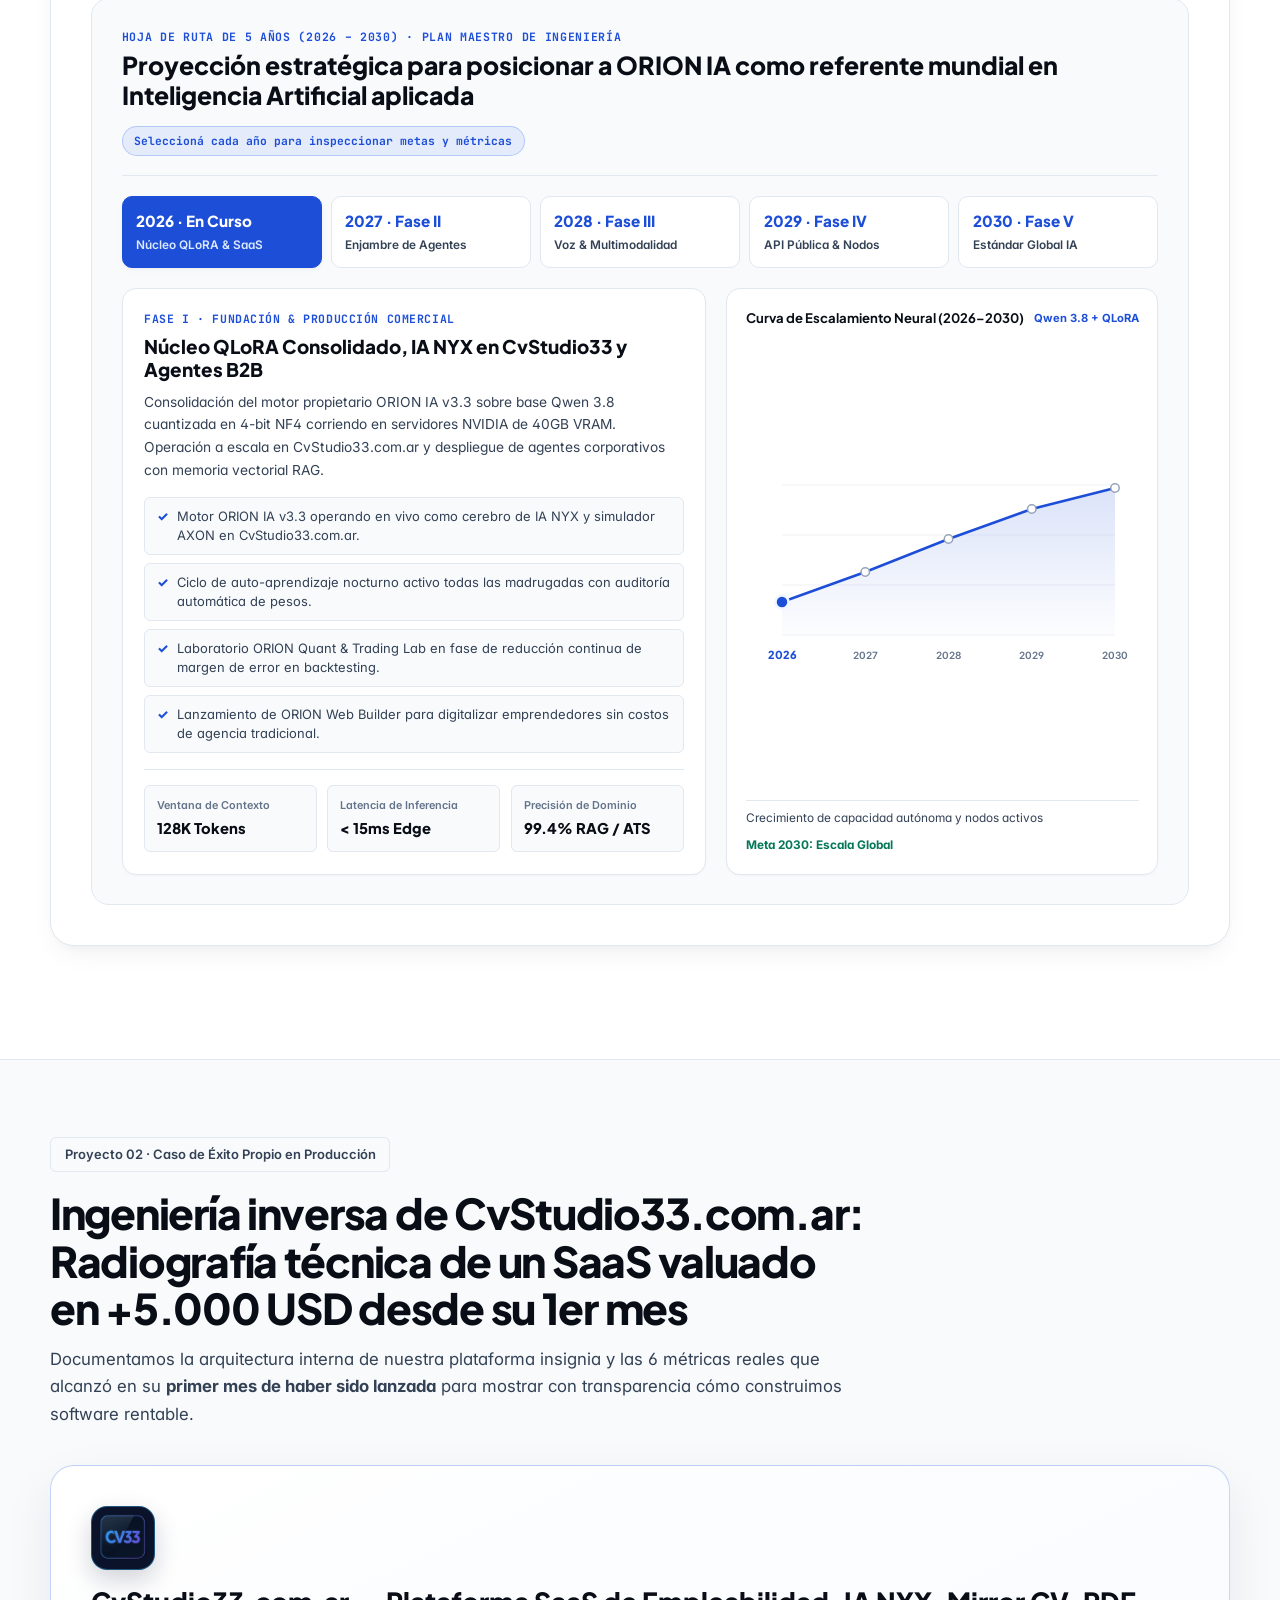
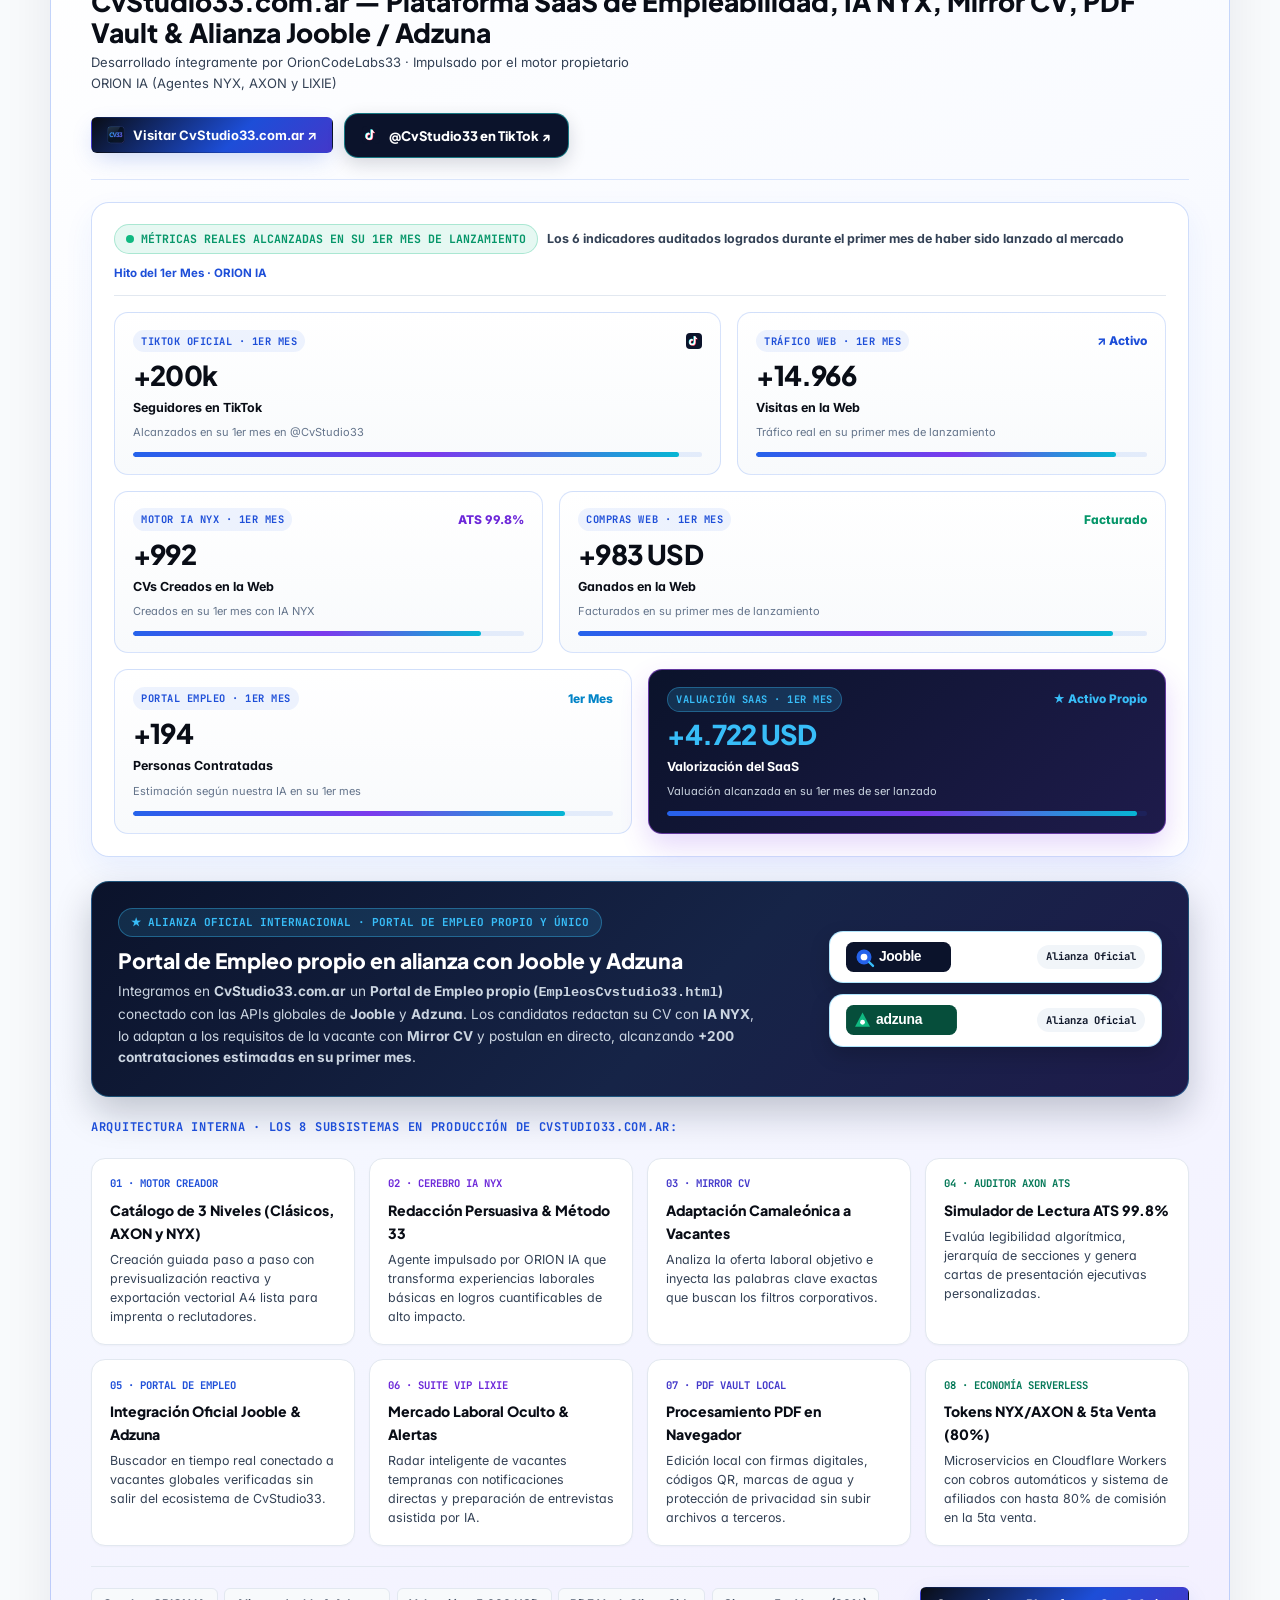
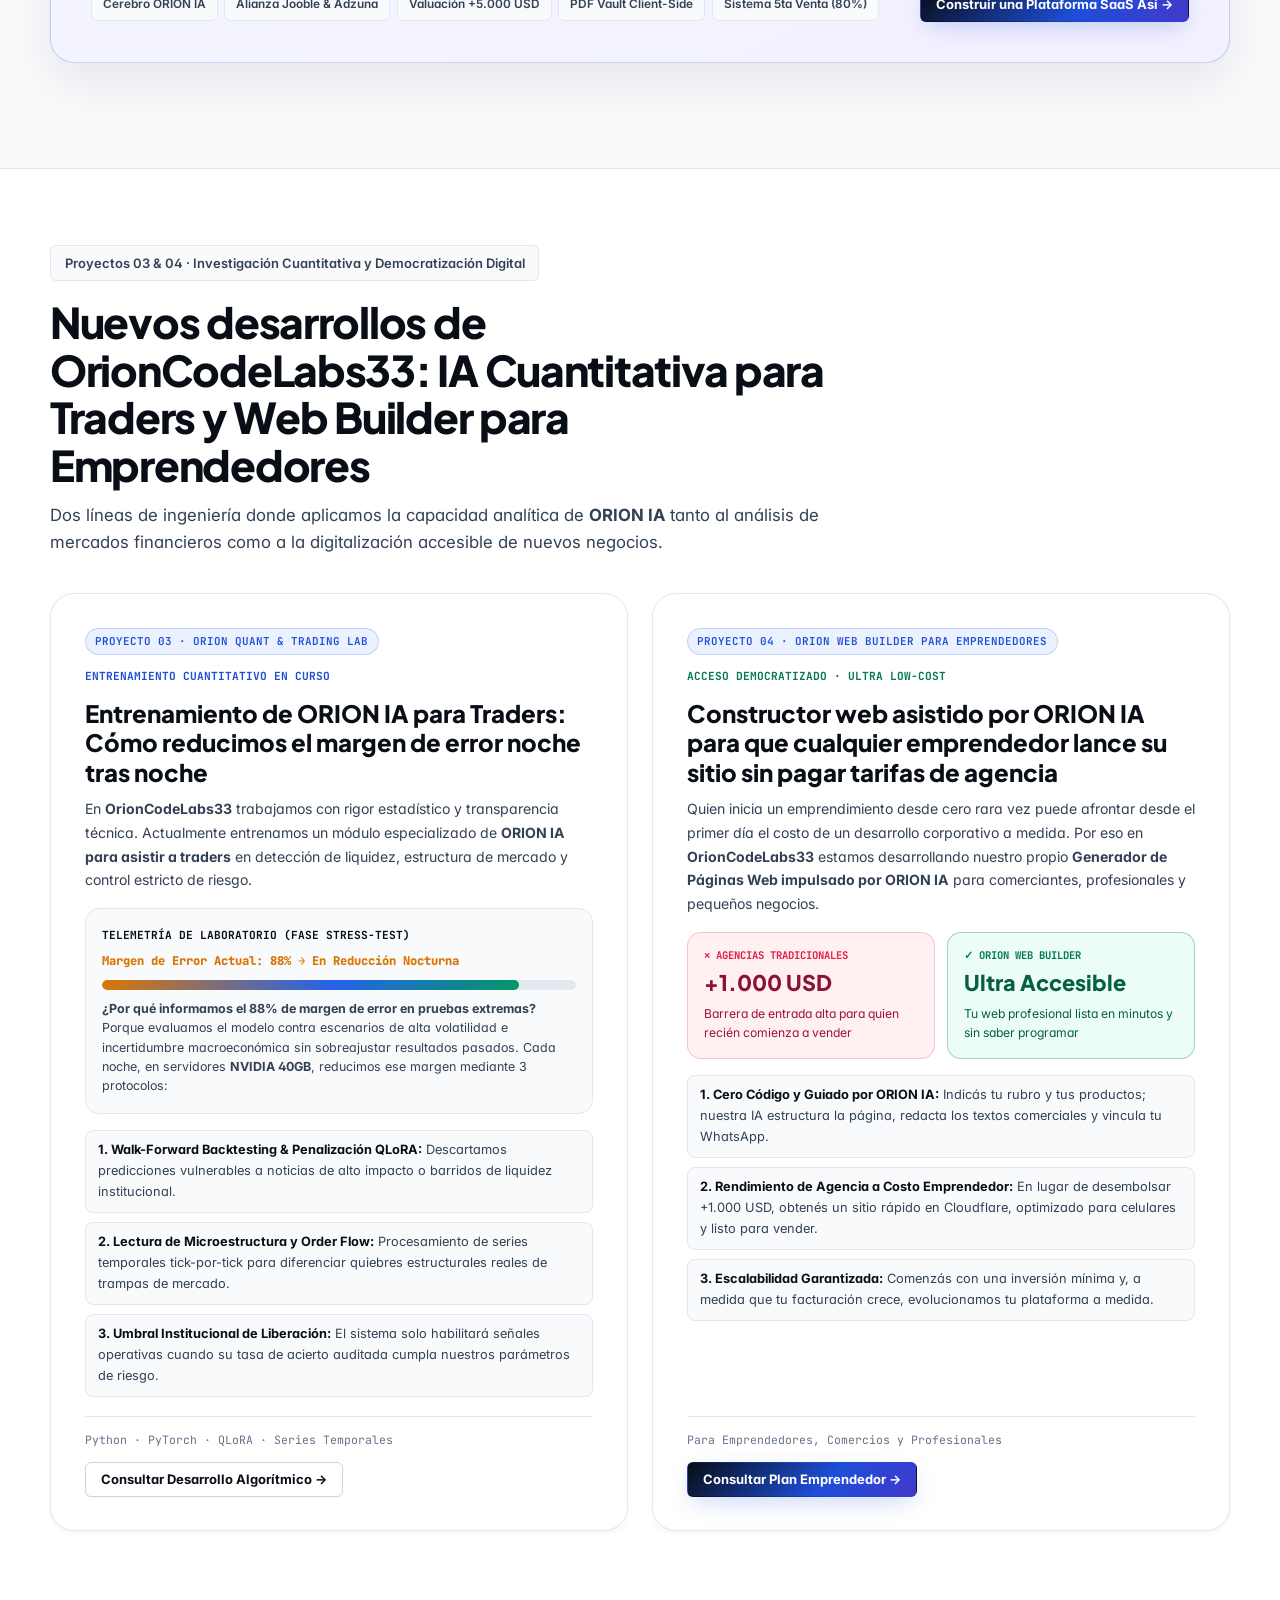
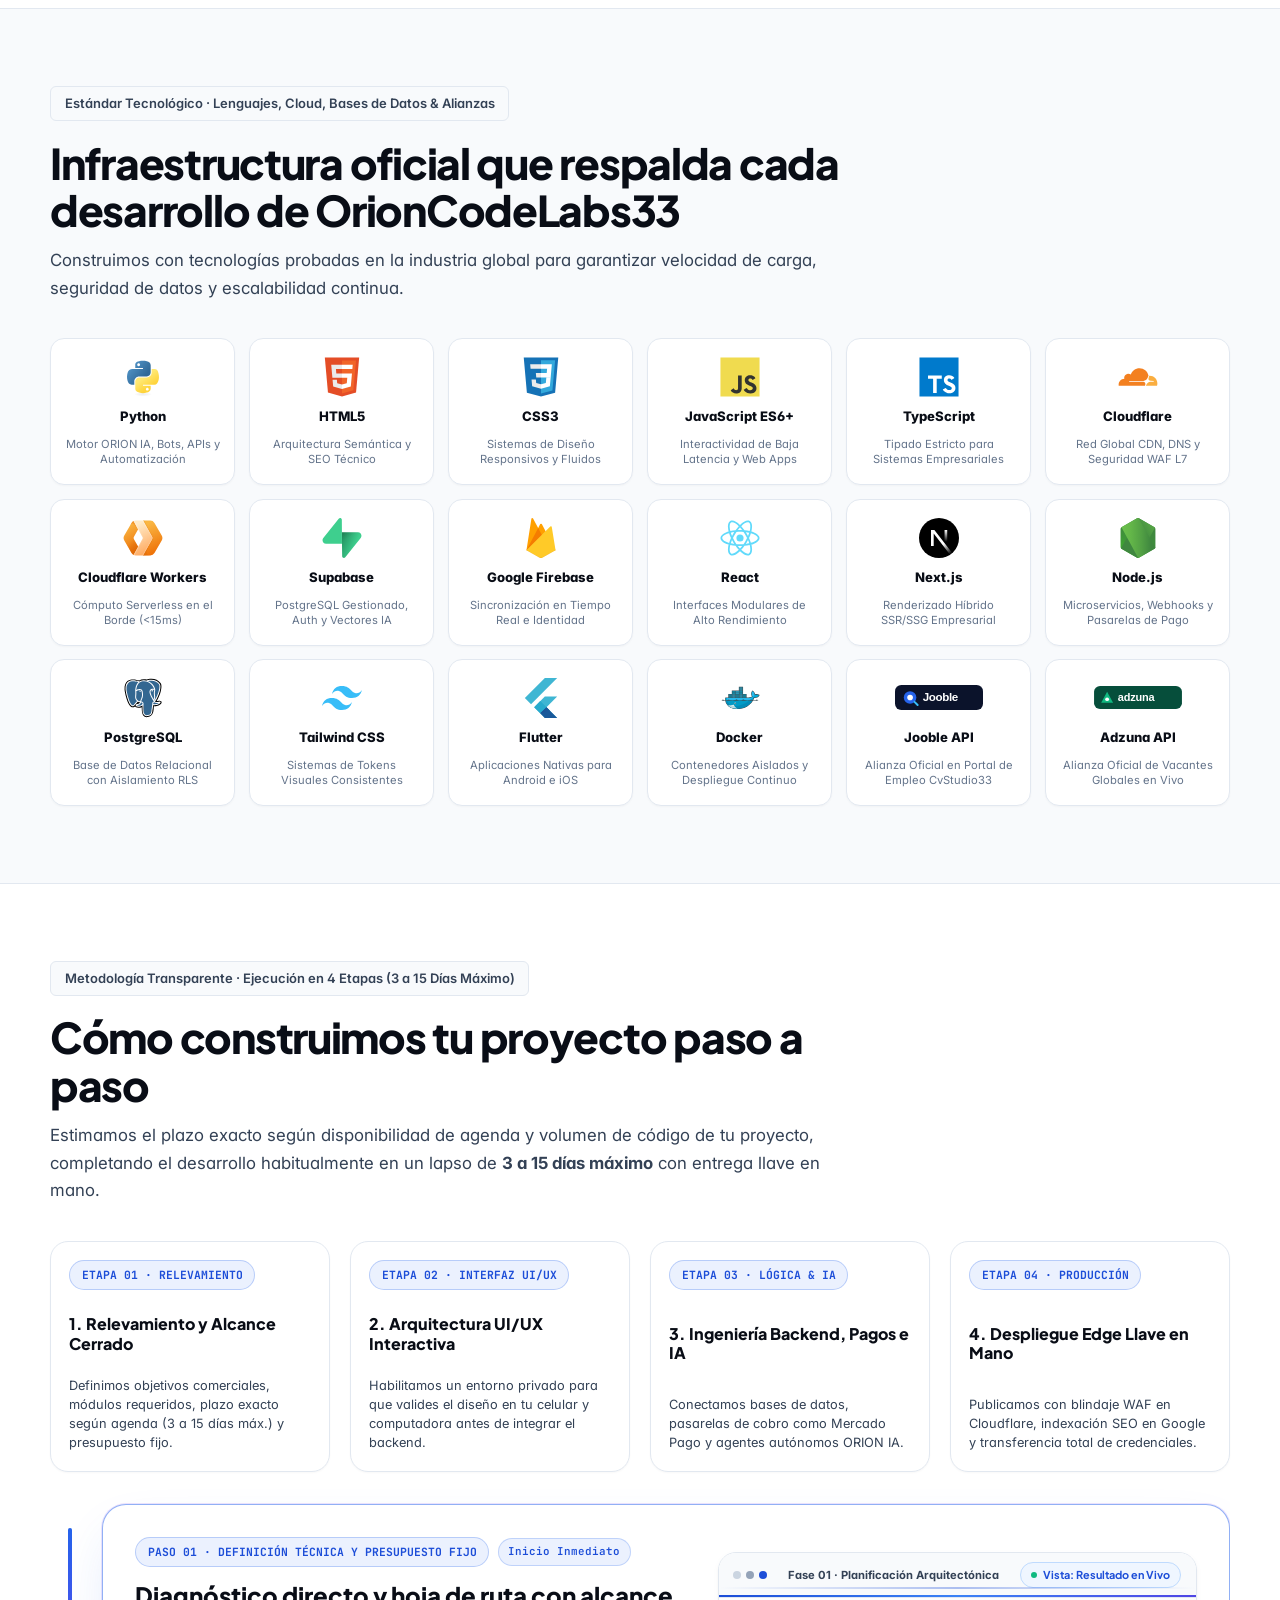
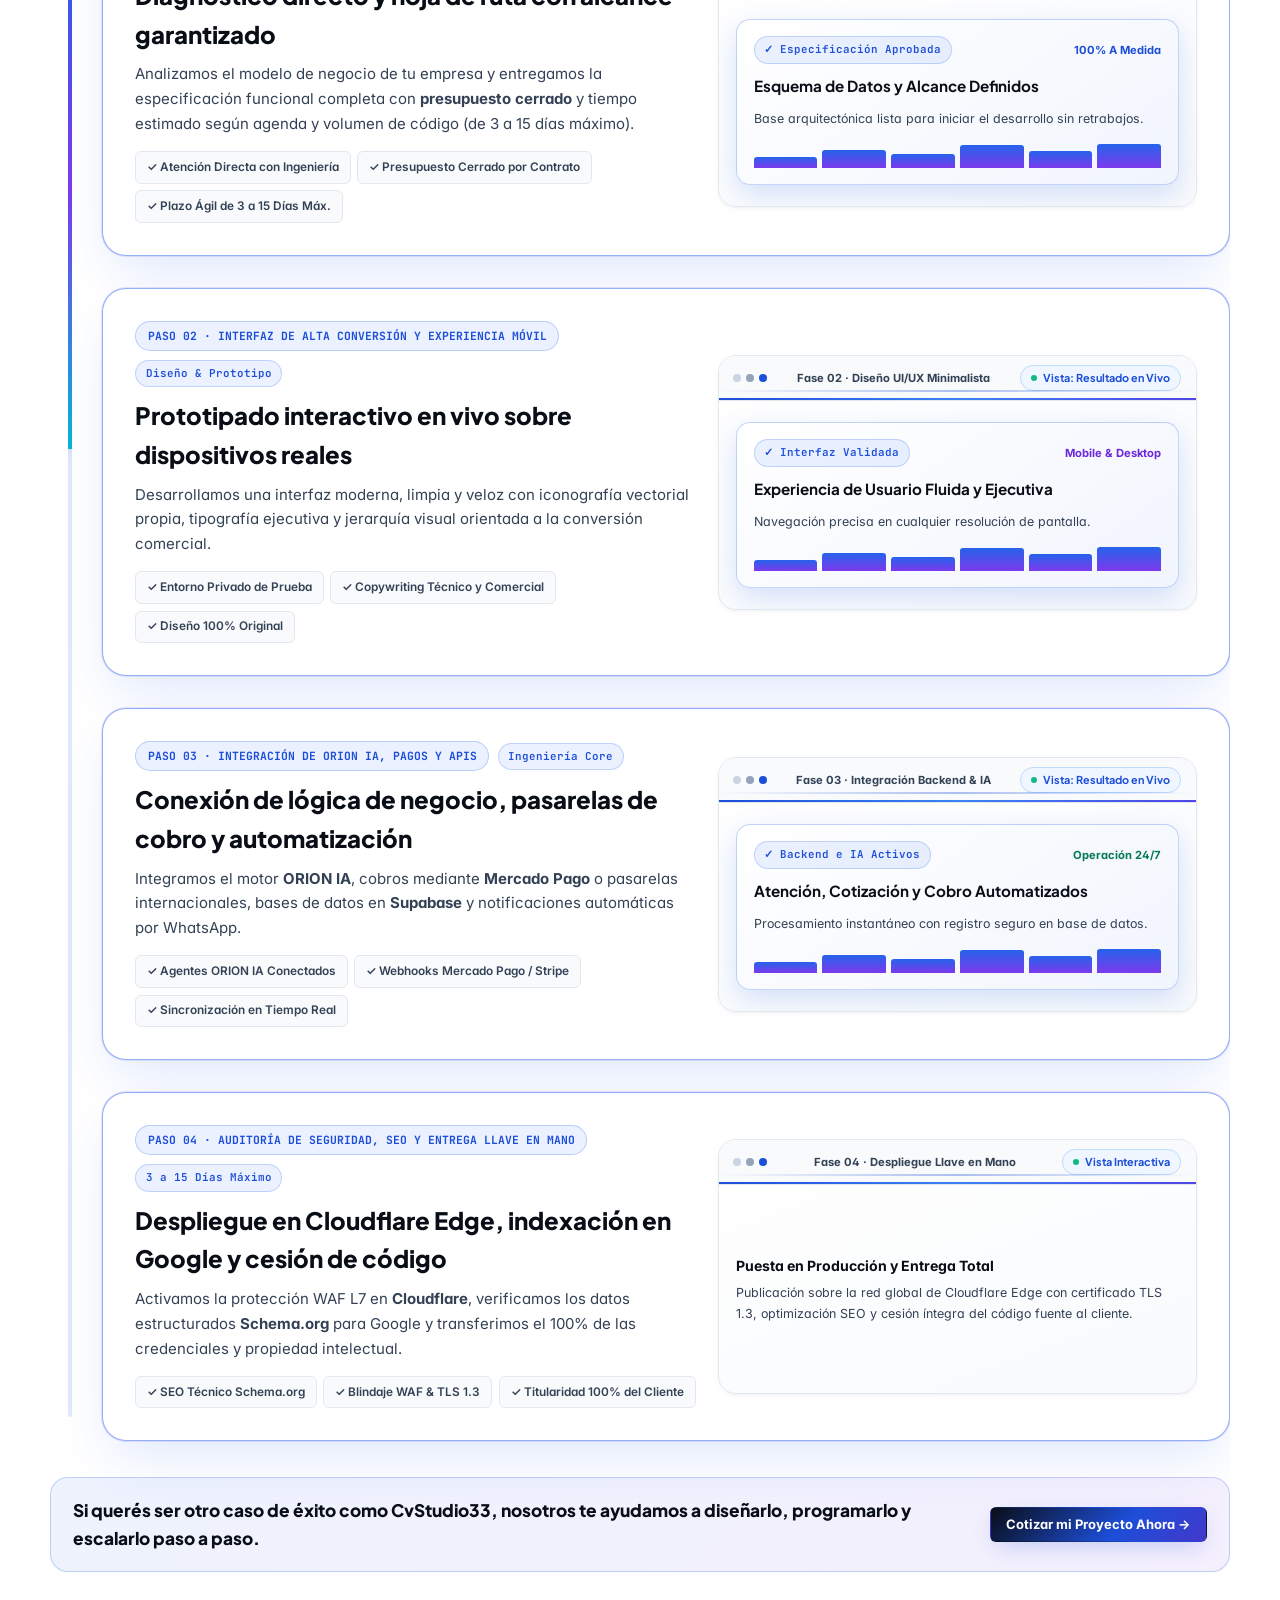
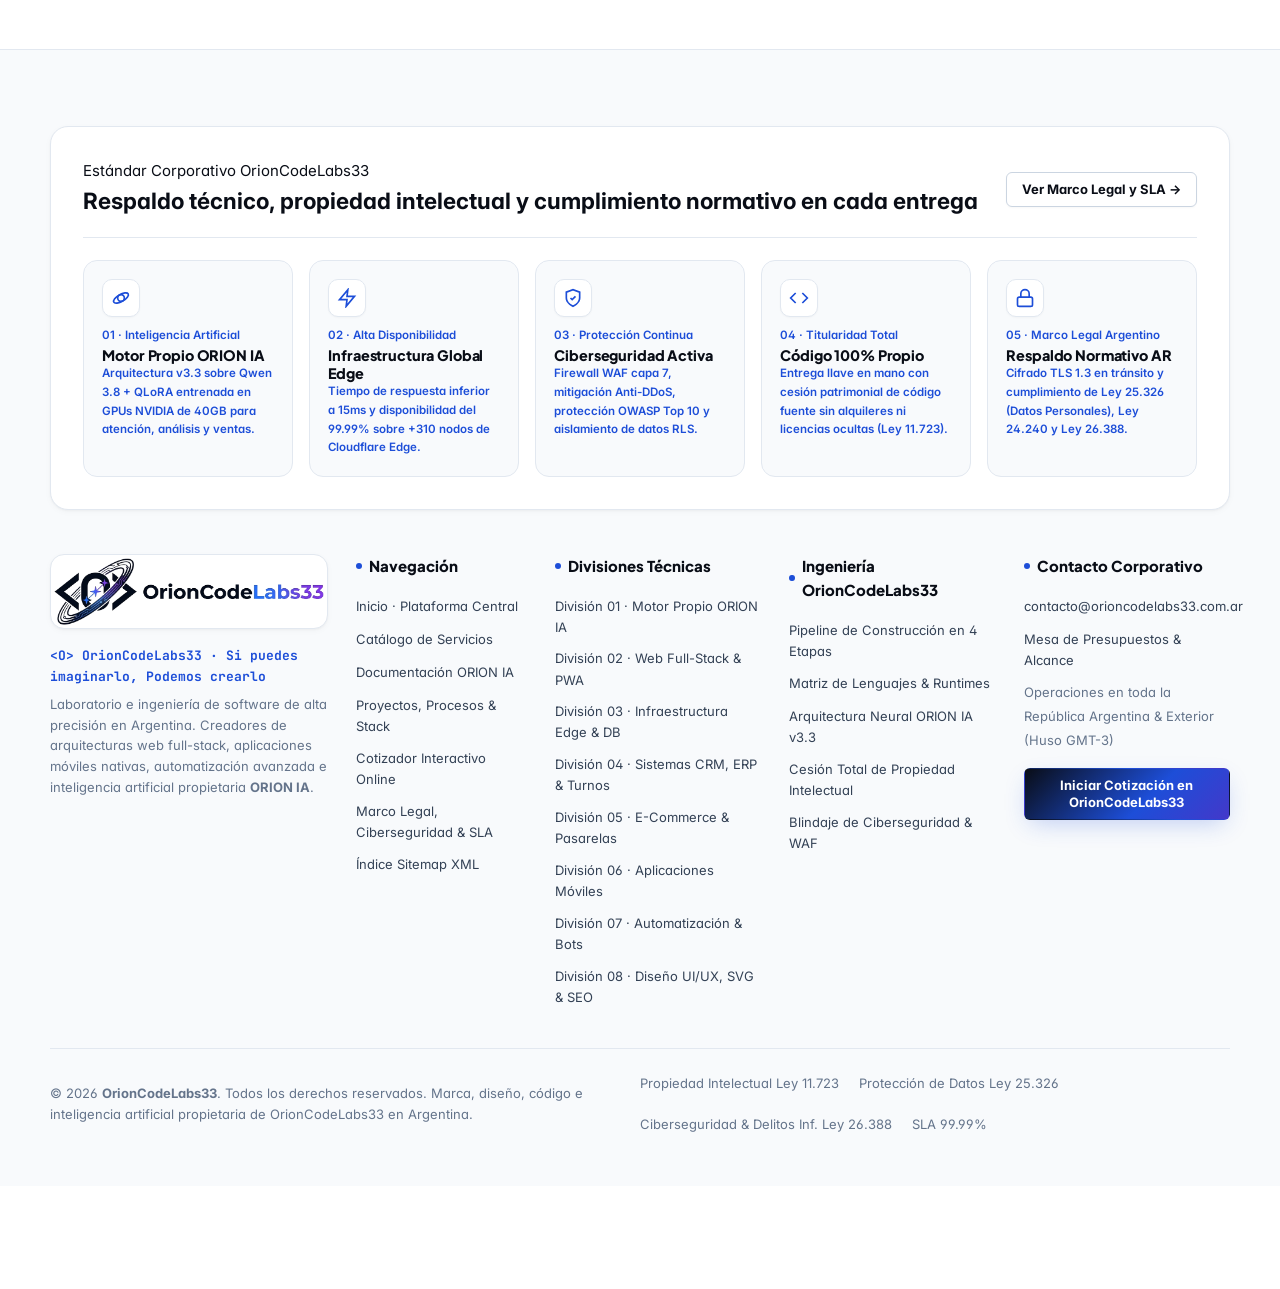
<file: portafolio.html>
<!DOCTYPE html>
<html lang="es-AR">
<head>
  <meta charset="UTF-8">
  <meta name="viewport" content="width=device-width, initial-scale=1.0, viewport-fit=cover">
  <title>Proyectos en Producción, Documentación ORION IA &amp; Caso CvStudio33 | OrionCodeLabs33</title>
  <meta name="description" content="Explorá la documentación técnica de ORION IA (Qwen 3.8 + QLoRA en GPUs NVIDIA 40GB), la ingeniería inversa de CvStudio33.com.ar (valuado en +5.000 USD), ORION Quant Trading Lab y nuestro proceso de ingeniería.">
  <meta name="robots" content="index, follow">
  <link rel="canonical" href="https://protocololeviatham.github.io/OrionCodeLabs33/portafolio.html">
  <meta name="geo.region" content="AR">
  <meta name="theme-color" content="#FFFFFF">
  <meta property="og:type" content="website">
  <meta property="og:locale" content="es_AR">
  <meta property="og:site_name" content="OrionCodeLabs33">
  <meta property="og:title" content="Proyectos en Producción, Documentación ORION IA &amp; Caso CvStudio33 | OrionCodeLabs33">
  <meta property="og:description" content="Arquitectura real de ORION IA v3.3, radiografía técnica de CvStudio33.com.ar, laboratorio cuantitativo de trading y constructor web para emprendedores.">
  <meta property="og:url" content="https://protocololeviatham.github.io/OrionCodeLabs33/portafolio.html">
  <meta property="og:image" content="https://protocololeviatham.github.io/OrionCodeLabs33/assets/img/logo-light.png">
  <link rel="manifest" href="manifest.json">
  <link rel="icon" type="image/png" sizes="64x64" href="assets/img/favicon.png">
  <link rel="apple-touch-icon" sizes="256x256" href="assets/img/logo-icon.png">
  <link rel="stylesheet" href="assets/css/tokens.css">
  <link rel="stylesheet" href="assets/css/layout.css">
  <link rel="stylesheet" href="assets/css/animations.css">
  <script type="application/ld+json">
  {
    "@context": "https://schema.org",
    "@graph": [
      {
        "@type": "CollectionPage",
        "@id": "https://protocololeviatham.github.io/OrionCodeLabs33/portafolio.html#webpage",
        "url": "https://protocololeviatham.github.io/OrionCodeLabs33/portafolio.html",
        "name": "Proyectos en Producción, Documentación ORION IA & Caso CvStudio33 | OrionCodeLabs33",
        "inLanguage": "es-AR",
        "description": "Documentación técnica del motor ORION IA v3.3, ingeniería inversa de CvStudio33.com.ar, ORION Quant Trading Lab y proceso de ingeniería."
      },
      {
        "@type": "SoftwareApplication",
        "name": "ORION IA v3.3 Neural Engine",
        "applicationCategory": "BusinessApplication",
        "operatingSystem": "Cloud / Web / API",
        "description": "Motor propietario de Inteligencia Artificial de OrionCodeLabs33 basado en Qwen 3.8 + QLoRA (4-bit NF4) entrenado en servidores NVIDIA de 40GB con ciclo de auto-aprendizaje nocturno."
      },
      {
        "@type": "SoftwareApplication",
        "name": "CvStudio33.com.ar",
        "url": "https://cvstudio33.com.ar",
        "applicationCategory": "BusinessApplication",
        "operatingSystem": "Web / PWA",
        "description": "Plataforma SaaS de empleabilidad, creación de CVs con IA NYX, simulador ATS AXON, PDF Vault y portal de empleo en alianza con Jooble y Adzuna."
      },
      {
        "@type": "BreadcrumbList",
        "itemListElement": [
          { "@type": "ListItem", "position": 1, "name": "Inicio", "item": "https://protocololeviatham.github.io/OrionCodeLabs33/" },
          { "@type": "ListItem", "position": 2, "name": "Proyectos y Documentación ORION IA", "item": "https://protocololeviatham.github.io/OrionCodeLabs33/portafolio.html" }
        ]
      }
    ]
  }
  </script>
</head>
<body>

  <header class="site-header" role="banner">
    <div class="container header-inner">
      <a href="index.html" class="brand-logo" aria-label="OrionCodeLabs33 Inicio">
        <img src="assets/img/logo-light.png" alt="OrionCodeLabs33" width="240" height="63">
      </a>
      <div class="header-right-status">
        <a href="#orion-ia" class="orion-ai-pill">
          <span class="status-dot" aria-hidden="true"></span>
          <span>Motor Propio <strong>ORION IA</strong> Activo</span>
        </a>
        <a href="contacto.html#cotizador" class="btn btn-primary btn-sm">Cotizar Proyecto</a>
      </div>
    </div>
  </header>

  <main>
    <!-- Hero Institucional de Proyectos y Documentación -->
    <section class="hero-section" style="padding-bottom:2rem;" data-composition-id="portfolio-hero-comp" data-duration="1.2">
      <div class="container">
        <div class="hero-badge hf-clip" data-start="0">
          <span class="status-dot" aria-hidden="true"></span>
          <span>Ingeniería en Producción · 4 Desarrollos Insignia · Documentación Técnica Oficial</span>
        </div>
        <h1 class="hero-title hf-clip" data-start="0.08" style="max-width:26ch;">
          Arquitectura interna de ORION IA, proyectos verificables en producción y metodología de ingeniería
        </h1>
        <p class="hero-subtitle hf-clip" data-start="0.16">
          Analizá en detalle la ingeniería de nuestro motor propietario <strong>ORION IA</strong> sobre <strong>Qwen 3.8 + QLoRA</strong> en servidores <strong>NVIDIA de 40GB</strong>, la radiografía técnica de <strong>CvStudio33.com.ar</strong> (activo SaaS valuado en <strong>+5.000 USD</strong>) y nuestros desarrollos en <strong>Finanzas Cuantitativas</strong> y <strong>Web Builder para Emprendedores</strong>. <strong>Si querés ser otro caso de éxito, nosotros te ayudamos.</strong>
        </p>

        <div class="hf-clip" data-start="0.24" style="display:flex;flex-wrap:wrap;gap:0.65rem;margin-top:1.15rem;">
          <a href="#orion-ia" class="btn btn-primary btn-sm">01. Documentación ORION IA &amp; Hoja de Ruta 2026–2030</a>
          <a href="#cvstudio33" class="btn btn-secondary btn-sm">02. Ingeniería Inversa CvStudio33.com.ar</a>
          <a href="#orion-trading" class="btn btn-secondary btn-sm">03. ORION Quant Lab &amp; 04. Web Builder</a>
          <a href="#proceso-ingenieria" class="btn btn-secondary btn-sm">Metodología de Construcción en 4 Etapas</a>
        </div>
      </div>
    </section>

    <!-- ======================================================================
         PROYECTO 01: DOCUMENTACIÓN OFICIAL "ORION IA" + REMOTION 60 FPS CINEMA PLAYER
         + CONSOLA INTERACTIVA DE HOJA DE RUTA DE 5 AÑOS (2026–2030)
         ====================================================================== -->
    <section id="orion-ia" class="section" style="padding-top:1rem;">
      <div class="container">
        <article class="orion-cosmos-flagship">
          <div style="display:flex;align-items:center;justify-content:space-between;gap:1rem;flex-wrap:wrap;padding-bottom:1.25rem;margin-bottom:1.5rem;border-bottom:1px solid var(--border-subtle);">
            <div>
              <span style="font-family:var(--font-mono);font-size:0.72rem;font-weight:700;color:var(--brand-blue);text-transform:uppercase;letter-spacing:0.06em;display:block;margin-bottom:0.25rem;">
                Proyecto 01 · Arquitectura Neural Propietaria v3.3
              </span>
              <h2 style="font-family:var(--font-display);font-size:clamp(1.45rem, 2.8vw, 2.1rem);font-weight:800;color:var(--text-primary);line-height:1.15;letter-spacing:-0.03em;">
                ORION IA: Motor de Inteligencia Artificial con entrenamiento QLoRA y aprendizaje autónomo nocturno
              </h2>
            </div>
            <a href="Orión.html" class="btn btn-primary btn-sm">
              Abrir Chatbot ORION IA ↗
            </a>
          </div>

          <div class="orion-cosmos-grid">
            <!-- Columna Izquierda: Explicación Técnica Clara y Rigurosa -->
            <div>
              <p style="font-size:0.95rem;color:var(--text-secondary);line-height:1.72;margin-bottom:1rem;">
                En <strong>OrionCodeLabs33</strong> desarrollamos nuestra propia infraestructura de Inteligencia Artificial <strong>ORION IA</strong> partiendo del modelo fundacional de código abierto <strong>Qwen 3.8</strong> de <strong>Hugging Face</strong>. Lo especializamos mediante el método matemático <strong>QLoRA</strong> (cuantización NormalFloat NF4 de 4 bits combinada con adaptadores de bajo rango) sobre servidores dedicados con aceleradoras <strong>NVIDIA de 40GB de VRAM</strong>.
              </p>
              <p style="font-size:0.92rem;color:var(--text-secondary);line-height:1.72;margin-bottom:1.25rem;">
                <strong>¿Por qué ORION mejora su precisión cada día?</strong> Porque ejecuta un protocolo autónomo de <strong>auto-aprendizaje nocturno (Nightly Self-Learning Loop)</strong>: cada madrugada audita las interacciones operativas del día, corrige casos borde, recalibra sus adaptadores neuronales y consolida nuevos pesos verificados sin degradar la latencia en producción.
              </p>

              <div style="display:grid;grid-template-columns:repeat(auto-fit, minmax(210px, 1fr));gap:0.75rem;">
                <div style="background:#F8FAFC;border:1px solid var(--border-subtle);border-radius:var(--radius-sm);padding:0.9rem 1rem;">
                  <span style="font-family:var(--font-mono);font-size:0.68rem;font-weight:700;color:var(--brand-blue);display:block;margin-bottom:0.2rem;">MODELO FUNDACIONAL</span>
                  <strong style="font-family:var(--font-display);font-size:0.92rem;color:var(--text-primary);display:block;">Qwen 3.8 (Hugging Face)</strong>
                  <span style="font-size:0.78rem;color:var(--text-secondary);">Seleccionado por su razonamiento lógico, síntesis de código y dominio del español rioplatense.</span>
                </div>
                <div style="background:#F8FAFC;border:1px solid var(--border-subtle);border-radius:var(--radius-sm);padding:0.9rem 1rem;">
                  <span style="font-family:var(--font-mono);font-size:0.68rem;font-weight:700;color:var(--brand-violet);display:block;margin-bottom:0.2rem;">CÓMPUTO DEDICADO</span>
                  <strong style="font-family:var(--font-display);font-size:0.92rem;color:var(--text-primary);display:block;">GPUs NVIDIA 40GB VRAM</strong>
                  <span style="font-size:0.78rem;color:var(--text-secondary);">Ajuste fino QLoRA de alta densidad e inferencia distribuida con respuesta en menos de 180ms.</span>
                </div>
              </div>
            </div>

            <!-- Columna Derecha: REMOTION STUDIO PLAYER (4 Escenas Minimalistas en Superficie Blanca) -->
            <div class="remotion-player-shell" data-remotion-composition="orion-neural-ecosystem" aria-label="Arquitectura interactiva de ORION IA y Constelación de Orión">
              <div class="remotion-player-topbar">
                <div class="remotion-player-title">
                  <span class="status-dot" aria-hidden="true"></span>
                  <span>Arquitectura Neural ORION IA</span>
                </div>
                <span class="badge-verified" style="font-size:0.68rem;">Interactivo</span>
              </div>

              <div class="remotion-canvas-stage">
                <canvas id="remotion-orion-canvas" width="640" height="360"></canvas>
              </div>

              <div class="remotion-progress-rail" aria-hidden="true">
                <div class="remotion-progress-fill"></div>
              </div>

              <div class="remotion-scene-selector" role="tablist" aria-label="Seleccionar escena del motor ORION IA">
                <button type="button" class="remotion-scene-btn is-active" data-remotion-scene="0">
                  <strong>01 · Base Qwen 3.8</strong>
                  <span>Hugging Face Tensor</span>
                </button>
                <button type="button" class="remotion-scene-btn" data-remotion-scene="1">
                  <strong>02 · QLoRA 4-Bit</strong>
                  <span>NVIDIA 40GB VRAM</span>
                </button>
                <button type="button" class="remotion-scene-btn" data-remotion-scene="2">
                  <strong>03 · Ciclo Nocturno</strong>
                  <span>Auto-Aprendizaje</span>
                </button>
                <button type="button" class="remotion-scene-btn" data-remotion-scene="3">
                  <strong>04 · Red Orión</strong>
                  <span>Inferencia Global</span>
                </button>
              </div>
            </div>
          </div>

          <!-- 4 Tarjetas de Especificación Técnica en Superficie Blanca -->
          <div class="orion-specs-matrix">
            <div class="orion-spec-tile">
              <span style="font-family:var(--font-mono);font-size:0.68rem;font-weight:700;color:var(--brand-blue);display:block;margin-bottom:0.25rem;">01 · BASE OPEN-SOURCE</span>
              <h4>Arquitectura Qwen 3.8</h4>
              <p>Pesos fundacionales obtenidos de Hugging Face y optimizados para razonamiento estructurado, análisis comercial y generación de software.</p>
            </div>

            <div class="orion-spec-tile">
              <span style="font-family:var(--font-mono);font-size:0.68rem;font-weight:700;color:var(--brand-violet);display:block;margin-bottom:0.25rem;">02 · AFINACIÓN MATEMÁTICA</span>
              <h4>Método QLoRA (NF4)</h4>
              <p>Matrices adaptadoras de bajo rango que inyectan conocimiento específico de ventas, recursos humanos, código y finanzas sin sobrecargar memoria.</p>
            </div>

            <div class="orion-spec-tile">
              <span style="font-family:var(--font-mono);font-size:0.68rem;font-weight:700;color:var(--brand-emerald);display:block;margin-bottom:0.25rem;">03 · HARDWARE &amp; EDGE</span>
              <h4>Clúster NVIDIA 40GB</h4>
              <p>Entrenamiento intensivo en GPUs de 40GB de VRAM y despliegue conectado a Cloudflare Edge con memoria vectorial PostgreSQL + pgvector.</p>
            </div>

            <div class="orion-spec-tile">
              <span style="font-family:var(--font-mono);font-size:0.68rem;font-weight:700;color:var(--brand-indigo);display:block;margin-bottom:0.25rem;">04 · EVOLUCIÓN DIARIA</span>
              <h4>Auto-Aprendizaje Nocturno</h4>
              <p>Auditoría automática cada madrugada que procesa casos reales, reduce la función de pérdida (Loss) y actualiza el conocimiento operativo.</p>
            </div>
          </div>

          <!-- ================================================================
               REDISEÑO DE 0: CONSOLA EJECUTIVA INTERACTIVA DE HOJA DE RUTA A 5 AÑOS (2026 – 2030)
               ================================================================ -->
          <div id="orion-roadmap-console" class="orion-roadmap-5y" aria-label="Hoja de Ruta de 5 Años de ORION IA (2026 a 2030)">
            <div class="roadmap-console-header">
              <div>
                <span style="font-family:var(--font-mono);font-size:0.72rem;font-weight:700;color:var(--brand-blue);text-transform:uppercase;letter-spacing:0.06em;display:block;margin-bottom:0.25rem;">
                  Hoja de Ruta de 5 Años (2026 – 2030) · Plan Maestro de Ingeniería
                </span>
                <h3 style="font-family:var(--font-display);font-size:clamp(1.2rem, 2.3vw, 1.55rem);font-weight:800;color:var(--text-primary);line-height:1.2;">
                  Proyección estratégica para posicionar a ORION IA como referente mundial en Inteligencia Artificial aplicada
                </h3>
              </div>
              <span class="spec-meta-pill is-accent">Seleccioná cada año para inspeccionar metas y métricas</span>
            </div>

            <!-- Pestañas Interactivas por Año (2026 a 2030) -->
            <div class="roadmap-year-tabs" role="tablist" aria-label="Años de la Hoja de Ruta ORION IA">
              <button type="button" class="roadmap-year-btn is-active" data-roadmap-year="2026" role="tab" aria-selected="true">
                <strong>2026 · En Curso</strong>
                <span>Núcleo QLoRA &amp; SaaS</span>
              </button>
              <button type="button" class="roadmap-year-btn" data-roadmap-year="2027" role="tab" aria-selected="false">
                <strong>2027 · Fase II</strong>
                <span>Enjambre de Agentes</span>
              </button>
              <button type="button" class="roadmap-year-btn" data-roadmap-year="2028" role="tab" aria-selected="false">
                <strong>2028 · Fase III</strong>
                <span>Voz &amp; Multimodalidad</span>
              </button>
              <button type="button" class="roadmap-year-btn" data-roadmap-year="2029" role="tab" aria-selected="false">
                <strong>2029 · Fase IV</strong>
                <span>API Pública &amp; Nodos</span>
              </button>
              <button type="button" class="roadmap-year-btn" data-roadmap-year="2030" role="tab" aria-selected="false">
                <strong>2030 · Fase V</strong>
                <span>Estándar Global IA</span>
              </button>
            </div>

            <!-- Escenario Dividido: Detalle Ejecutivo + Curva de Evolución en Vivo -->
            <div class="roadmap-stage-grid">
              <div class="roadmap-detail-panel">
                <div>
                  <span id="roadmap-active-phase" style="font-family:var(--font-mono);font-size:0.72rem;font-weight:700;color:var(--brand-blue);text-transform:uppercase;letter-spacing:0.05em;display:block;margin-bottom:0.35rem;">
                    Fase I · Fundación &amp; Producción Comercial
                  </span>
                  <h4 id="roadmap-active-title" style="font-family:var(--font-display);font-size:1.18rem;font-weight:800;color:var(--text-primary);line-height:1.25;margin-bottom:0.55rem;">
                    Núcleo QLoRA Consolidado, IA NYX en CvStudio33 y Agentes B2B
                  </h4>
                  <p id="roadmap-active-summary" style="font-size:0.86rem;color:var(--text-secondary);line-height:1.65;margin-bottom:1rem;">
                    Consolidación del motor propietario ORION IA v3.3 sobre base Qwen 3.8 cuantizada en 4-bit NF4 corriendo en servidores NVIDIA de 40GB VRAM. Operación a escala en CvStudio33.com.ar y despliegue de agentes corporativos con memoria vectorial RAG.
                  </p>

                  <ul id="roadmap-active-deliverables" class="roadmap-deliverables-list">
                    <li><span style="color:var(--brand-blue);font-weight:800;">✓</span><span>Motor ORION IA v3.3 operando en vivo como cerebro de IA NYX y simulador AXON en CvStudio33.com.ar.</span></li>
                    <li><span style="color:var(--brand-blue);font-weight:800;">✓</span><span>Ciclo de auto-aprendizaje nocturno activo todas las madrugadas con auditoría automática de pesos.</span></li>
                    <li><span style="color:var(--brand-blue);font-weight:800;">✓</span><span>Laboratorio ORION Quant &amp; Trading Lab en fase de reducción continua de margen de error en backtesting.</span></li>
                    <li><span style="color:var(--brand-blue);font-weight:800;">✓</span><span>Lanzamiento de ORION Web Builder para digitalizar emprendedores sin costos de agencia tradicional.</span></li>
                  </ul>
                </div>

                <div class="roadmap-kpi-strip">
                  <div class="roadmap-kpi-box">
                    <span>Ventana de Contexto</span>
                    <strong id="roadmap-kpi-context">128K Tokens</strong>
                  </div>
                  <div class="roadmap-kpi-box">
                    <span>Latencia de Inferencia</span>
                    <strong id="roadmap-kpi-latency">&lt; 15ms Edge</strong>
                  </div>
                  <div class="roadmap-kpi-box">
                    <span>Precisión de Dominio</span>
                    <strong id="roadmap-kpi-precision">99.4% RAG / ATS</strong>
                  </div>
                </div>
              </div>

              <!-- Panel Derecho: Curva de Evolución Renderizada por Remotion Canvas -->
              <div class="roadmap-chart-panel">
                <div style="display:flex;align-items:center;justify-content:space-between;gap:0.5rem;flex-wrap:wrap;">
                  <span style="font-family:var(--font-display);font-size:0.82rem;font-weight:700;color:var(--text-primary);">
                    Curva de Escalamiento Neural (2026–2030)
                  </span>
                  <span style="font-family:var(--font-sans);font-size:0.7rem;font-weight:700;color:var(--brand-blue);">
                    Qwen 3.8 + QLoRA
                  </span>
                </div>

                <div class="roadmap-chart-canvas-wrap">
                  <canvas id="roadmap-evolution-canvas" width="460" height="210"></canvas>
                </div>

                <div style="display:flex;align-items:center;justify-content:space-between;gap:0.5rem;flex-wrap:wrap;font-size:0.74rem;color:var(--text-secondary);padding-top:0.5rem;border-top:1px solid var(--border-subtle);">
                  <span>Crecimiento de capacidad autónoma y nodos activos</span>
                  <strong style="color:var(--brand-emerald);">Meta 2030: Escala Global</strong>
                </div>
              </div>
            </div>
          </div>

        </article>
      </div>
    </section>

    <!-- ======================================================================
         PROYECTO 02: INGENIERÍA INVERSA COMPLETA DE CVSTUDIO33.COM.AR
         ====================================================================== -->
    <section id="casos-reales" class="section section-alt">
      <div class="container">
        <div class="section-header">
          <span class="hero-badge">Proyecto 02 · Caso de Éxito Propio en Producción</span>
          <h2 class="section-title">Ingeniería inversa de CvStudio33.com.ar: Radiografía técnica de un SaaS valuado en +5.000 USD desde su 1er mes</h2>
          <p class="section-desc">
            Documentamos la arquitectura interna de nuestra plataforma insignia y las 6 métricas reales que alcanzó en su <strong>primer mes de haber sido lanzada</strong> para mostrar con transparencia cómo construimos software rentable.
          </p>
        </div>

        <!-- Megacard Insignia Unificada: CvStudio33.com.ar -->
        <article id="cvstudio33" class="cvstudio-flagship-card spotlight-card" style="margin-bottom:1.75rem;">
          <div class="cvstudio-brand-header">
            <div class="cvstudio-identity-cluster">
              <a href="https://cvstudio33.com.ar" target="_blank" rel="noopener" class="cvstudio-logo-frame" title="Visitar CvStudio33.com.ar">
                <img src="assets/img/logo-cvstudio33.png" alt="Logo Oficial CvStudio33.com.ar" width="54" height="54">
              </a>
              <div>
                <h3 style="font-family:var(--font-display);font-size:clamp(1.25rem, 2.5vw, 1.65rem);font-weight:800;color:var(--text-primary);line-height:1.2;margin-bottom:0.2rem;">
                  CvStudio33.com.ar — Plataforma SaaS de Empleabilidad, IA NYX, Mirror CV, PDF Vault &amp; Alianza Jooble / Adzuna
                </h3>
                <p style="font-size:var(--text-xs);color:var(--text-secondary);">
                  Desarrollado íntegramente por OrionCodeLabs33 · Impulsado por el motor propietario ORION IA (Agentes NYX, AXON y LIXIE)
                </p>
              </div>
            </div>

            <div class="cvstudio-action-links">
              <a href="https://cvstudio33.com.ar" target="_blank" rel="noopener" class="btn btn-primary btn-sm" style="display:inline-flex;align-items:center;gap:0.5rem;">
                <img src="assets/img/logo-cvstudio33.png" alt="" width="18" height="18" style="border-radius:4px;object-fit:contain;">
                <span>Visitar CvStudio33.com.ar ↗</span>
              </a>
              <a href="https://www.tiktok.com/@cvstudio33" target="_blank" rel="noopener" class="btn-tiktok-official" title="TikTok Oficial @CvStudio33">
                <img src="assets/img/tech/tiktok.svg" alt="TikTok" width="18" height="18">
                <span>@CvStudio33 en TikTok ↗</span>
              </a>
            </div>
          </div>

          <!-- MATRIZ DE 6 ESTADÍSTICAS EN VIVO (MÉTRICAS DEL 1ER MES DE LANZAMIENTO) -->
          <div class="cvstudio-live-metrics-wrap" aria-label="6 Estadísticas reales alcanzadas en el primer mes de lanzamiento de CvStudio33">
            <div class="cvstudio-live-metrics-header">
              <div style="display:flex;align-items:center;gap:0.55rem;flex-wrap:wrap;">
                <span class="live-pulse-indicator">
                  <span class="live-pulse-dot" aria-hidden="true"></span>
                  <span>MÉTRICAS REALES ALCANZADAS EN SU 1ER MES DE LANZAMIENTO</span>
                </span>
                <span style="font-size:0.78rem;font-weight:700;color:var(--text-secondary);">
                  Los 6 indicadores auditados logrados durante el primer mes de haber sido lanzado al mercado
                </span>
              </div>
              <span style="font-family:var(--font-sans);font-size:0.72rem;color:var(--brand-blue);font-weight:700;">
                Hito del 1er Mes · ORION IA
              </span>
            </div>

            <div class="cvstudio-live-metrics-grid">
              <!-- Métrica 1: Seguidores en TikTok +200k -->
              <div class="cvstudio-metric-card">
                <div class="cvstudio-metric-top">
                  <span class="cvstudio-metric-tag">TikTok Oficial · 1er Mes</span>
                  <img src="assets/img/tech/tiktok.svg" alt="" width="16" height="16">
                </div>
                <div class="cvstudio-metric-value" data-metric-target="200" data-metric-prefix="+" data-metric-suffix="k" data-metric-format="plain">+0k</div>
                <div class="cvstudio-metric-label">Seguidores en TikTok</div>
                <div class="cvstudio-metric-sub">Alcanzados en su 1er mes en @CvStudio33</div>
                <div class="metric-progress-track"><div class="metric-progress-fill" data-progress-target="96%"></div></div>
              </div>

              <!-- Métrica 2: Tráfico en la Web +15.000 visitas -->
              <div class="cvstudio-metric-card">
                <div class="cvstudio-metric-top">
                  <span class="cvstudio-metric-tag">Tráfico Web · 1er Mes</span>
                  <span style="font-size:0.75rem;color:var(--brand-blue);font-weight:800;">↗ Activo</span>
                </div>
                <div class="cvstudio-metric-value" data-metric-target="15000" data-metric-prefix="+" data-metric-suffix="" data-metric-format="dot-thousands">+0</div>
                <div class="cvstudio-metric-label">Visitas en la Web</div>
                <div class="cvstudio-metric-sub">Tráfico real en su primer mes de lanzamiento</div>
                <div class="metric-progress-track"><div class="metric-progress-fill" data-progress-target="92%"></div></div>
              </div>

              <!-- Métrica 3: CVs creados en la web +1.000 -->
              <div class="cvstudio-metric-card">
                <div class="cvstudio-metric-top">
                  <span class="cvstudio-metric-tag">Motor IA NYX · 1er Mes</span>
                  <span style="font-size:0.75rem;color:var(--brand-violet);font-weight:800;">ATS 99.8%</span>
                </div>
                <div class="cvstudio-metric-value" data-metric-target="1000" data-metric-prefix="+" data-metric-suffix="" data-metric-format="dot-thousands">+0</div>
                <div class="cvstudio-metric-label">CVs Creados en la Web</div>
                <div class="cvstudio-metric-sub">Creados en su 1er mes con IA NYX</div>
                <div class="metric-progress-track"><div class="metric-progress-fill" data-progress-target="89%"></div></div>
              </div>

              <!-- Métrica 4: Dinero ganado / Compras en la web +1.000 USD -->
              <div class="cvstudio-metric-card">
                <div class="cvstudio-metric-top">
                  <span class="cvstudio-metric-tag">Compras Web · 1er Mes</span>
                  <span style="font-size:0.75rem;color:#059669;font-weight:800;">Facturado</span>
                </div>
                <div class="cvstudio-metric-value" data-metric-target="1000" data-metric-prefix="+" data-metric-suffix=" USD" data-metric-format="dot-thousands">+0 USD</div>
                <div class="cvstudio-metric-label">Ganados en la Web</div>
                <div class="cvstudio-metric-sub">Facturados en su primer mes de lanzamiento</div>
                <div class="metric-progress-track"><div class="metric-progress-fill" data-progress-target="94%"></div></div>
              </div>

              <!-- Métrica 5: Personas contratadas 1er mes +200 (Estimación IA) -->
              <div class="cvstudio-metric-card">
                <div class="cvstudio-metric-top">
                  <span class="cvstudio-metric-tag">Portal Empleo · 1er Mes</span>
                  <span style="font-size:0.75rem;color:#0284C7;font-weight:800;">1er Mes</span>
                </div>
                <div class="cvstudio-metric-value" data-metric-target="200" data-metric-prefix="+" data-metric-suffix="" data-metric-format="plain">+0</div>
                <div class="cvstudio-metric-label">Personas Contratadas</div>
                <div class="cvstudio-metric-sub">Estimación según nuestra IA en su 1er mes</div>
                <div class="metric-progress-track"><div class="metric-progress-fill" data-progress-target="90%"></div></div>
              </div>

              <!-- Métrica 6: Valorización del SaaS +5.000 USD -->
              <div class="cvstudio-metric-card is-valuation-card">
                <div class="cvstudio-metric-top">
                  <span class="cvstudio-metric-tag">Valuación SaaS · 1er Mes</span>
                  <span style="font-size:0.74rem;color:#38BDF8;font-weight:800;">★ Activo Propio</span>
                </div>
                <div class="cvstudio-metric-value" data-metric-target="5000" data-metric-prefix="+" data-metric-suffix=" USD" data-metric-format="dot-thousands">+0 USD</div>
                <div class="cvstudio-metric-label">Valorización del SaaS</div>
                <div class="cvstudio-metric-sub">Valuación alcanzada en su 1er mes de ser lanzado</div>
                <div class="metric-progress-track"><div class="metric-progress-fill" data-progress-target="98%"></div></div>
              </div>
            </div>
          </div>

          <!-- ALIANZA OFICIAL JOOBLE & ADZUNA -->
          <div class="alliance-portal-banner">
            <div>
              <span class="alliance-portal-badge">
                <span>★ ALIANZA OFICIAL INTERNACIONAL · PORTAL DE EMPLEO PROPIO Y ÚNICO</span>
              </span>
              <h4>
                Portal de Empleo propio en alianza con Jooble y Adzuna
              </h4>
              <p>
                Integramos en <strong>CvStudio33.com.ar</strong> un <strong>Portal de Empleo propio (<code>EmpleosCvstudio33.html</code>)</strong> conectado con las APIs globales de <strong>Jooble</strong> y <strong>Adzuna</strong>. Los candidatos redactan su CV con <strong>IA NYX</strong>, lo adaptan a los requisitos de la vacante con <strong>Mirror CV</strong> y postulan en directo, alcanzando <strong>+200 contrataciones estimadas en su primer mes</strong>.
              </p>
            </div>

            <div class="alliance-logos-cluster" aria-label="Logos oficiales Jooble y Adzuna">
              <div class="alliance-logo-pill">
                <img src="assets/img/tech/jooble.svg" alt="Logo Oficial Jooble" width="120" height="30">
                <span>Alianza Oficial</span>
              </div>
              <div class="alliance-logo-pill">
                <img src="assets/img/tech/adzuna.svg" alt="Logo Oficial Adzuna" width="120" height="30">
                <span>Alianza Oficial</span>
              </div>
            </div>
          </div>

          <!-- DESGLOSE DE INGENIERÍA INVERSA: LOS 8 SUBSISTEMAS REALES DE CVSTUDIO33.COM.AR -->
          <div style="margin-top:1.35rem;">
            <h4 style="font-family:var(--font-mono);font-size:0.75rem;font-weight:700;text-transform:uppercase;letter-spacing:0.06em;color:var(--brand-blue);margin-bottom:0.85rem;">
              Arquitectura Interna · Los 8 Subsistemas en Producción de CvStudio33.com.ar:
            </h4>

            <div class="reverse-eng-grid">
              <div class="reverse-eng-card">
                <span style="font-family:var(--font-mono);font-size:0.66rem;font-weight:700;color:var(--brand-blue);">01 · MOTOR CREADOR</span>
                <strong>Catálogo de 3 Niveles (Clásicos, AXON y NYX)</strong>
                <p>Creación guiada paso a paso con previsualización reactiva y exportación vectorial A4 lista para imprenta o reclutadores.</p>
              </div>

              <div class="reverse-eng-card">
                <span style="font-family:var(--font-mono);font-size:0.66rem;font-weight:700;color:var(--brand-violet);">02 · CEREBRO IA NYX</span>
                <strong>Redacción Persuasiva &amp; Método 33</strong>
                <p>Agente impulsado por ORION IA que transforma experiencias laborales básicas en logros cuantificables de alto impacto.</p>
              </div>

              <div class="reverse-eng-card">
                <span style="font-family:var(--font-mono);font-size:0.66rem;font-weight:700;color:var(--brand-indigo);">03 · MIRROR CV</span>
                <strong>Adaptación Camaleónica a Vacantes</strong>
                <p>Analiza la oferta laboral objetivo e inyecta las palabras clave exactas que buscan los filtros corporativos.</p>
              </div>

              <div class="reverse-eng-card">
                <span style="font-family:var(--font-mono);font-size:0.66rem;font-weight:700;color:var(--brand-emerald);">04 · AUDITOR AXON ATS</span>
                <strong>Simulador de Lectura ATS 99.8%</strong>
                <p>Evalúa legibilidad algorítmica, jerarquía de secciones y genera cartas de presentación ejecutivas personalizadas.</p>
              </div>

              <div class="reverse-eng-card">
                <span style="font-family:var(--font-mono);font-size:0.66rem;font-weight:700;color:var(--brand-blue);">05 · PORTAL DE EMPLEO</span>
                <strong>Integración Oficial Jooble &amp; Adzuna</strong>
                <p>Buscador en tiempo real conectado a vacantes globales verificadas sin salir del ecosistema de CvStudio33.</p>
              </div>

              <div class="reverse-eng-card">
                <span style="font-family:var(--font-mono);font-size:0.66rem;font-weight:700;color:var(--brand-violet);">06 · SUITE VIP LIXIE</span>
                <strong>Mercado Laboral Oculto &amp; Alertas</strong>
                <p>Radar inteligente de vacantes tempranas con notificaciones directas y preparación de entrevistas asistida por IA.</p>
              </div>

              <div class="reverse-eng-card">
                <span style="font-family:var(--font-mono);font-size:0.66rem;font-weight:700;color:var(--brand-indigo);">07 · PDF VAULT LOCAL</span>
                <strong>Procesamiento PDF en Navegador</strong>
                <p>Edición local con firmas digitales, códigos QR, marcas de agua y protección de privacidad sin subir archivos a terceros.</p>
              </div>

              <div class="reverse-eng-card">
                <span style="font-family:var(--font-mono);font-size:0.66rem;font-weight:700;color:var(--brand-emerald);">08 · ECONOMÍA SERVERLESS</span>
                <strong>Tokens NYX/AXON &amp; 5ta Venta (80%)</strong>
                <p>Microservicios en Cloudflare Workers con cobros automáticos y sistema de afiliados con hasta 80% de comisión en la 5ta venta.</p>
              </div>
            </div>
          </div>

          <div style="display:flex;flex-wrap:wrap;align-items:center;justify-content:space-between;gap:1rem;padding-top:1.25rem;margin-top:1.25rem;border-top:1px solid var(--border-subtle);">
            <div class="subservices-list">
              <span class="subservice-pill">Cerebro ORION IA</span>
              <span class="subservice-pill">Alianza Jooble &amp; Adzuna</span>
              <span class="subservice-pill">Valuación +5.000 USD</span>
              <span class="subservice-pill">PDF Vault Client-Side</span>
              <span class="subservice-pill">Sistema 5ta Venta (80%)</span>
            </div>
            <a href="contacto.html?servicio=Plataforma%20Completa%20Estilo%20CvStudio33#cotizador" class="btn btn-primary btn-sm">Construir una Plataforma SaaS Así →</a>
          </div>
        </article>
      </div>
    </section>

    <!-- ======================================================================
         PROYECTO 03 (ORION QUANT TRADING LAB) & PROYECTO 04 (WEB BUILDER EMPRENDEDORES)
         ====================================================================== -->
    <section id="orion-trading" class="section">
      <div class="container">
        <div class="section-header">
          <span class="hero-badge">Proyectos 03 &amp; 04 · Investigación Cuantitativa y Democratización Digital</span>
          <h2 class="section-title">Nuevos desarrollos de OrionCodeLabs33: IA Cuantitativa para Traders y Web Builder para Emprendedores</h2>
          <p class="section-desc">
            Dos líneas de ingeniería donde aplicamos la capacidad analítica de <strong>ORION IA</strong> tanto al análisis de mercados financieros como a la digitalización accesible de nuevos negocios.
          </p>
        </div>

        <div class="projects-dual-showcase">
          <!-- PROYECTO 03: ORION QUANT & TRADING LAB (Transparencia Total: 88% Margen de Error en Stress-Test) -->
          <article class="trading-lab-card spotlight-card">
            <div>
              <div style="display:flex;align-items:center;justify-content:space-between;gap:0.75rem;flex-wrap:wrap;margin-bottom:0.85rem;">
                <span class="badge-verified">
                  PROYECTO 03 · ORION QUANT &amp; TRADING LAB
                </span>
                <span style="font-family:var(--font-mono);font-size:0.7rem;color:var(--brand-blue);font-weight:700;">
                  ENTRENAMIENTO CUANTITATIVO EN CURSO
                </span>
              </div>

              <h3 style="font-family:var(--font-display);font-size:clamp(1.22rem, 2.2vw, 1.5rem);font-weight:800;color:var(--text-primary);line-height:1.22;margin-bottom:0.65rem;">
                Entrenamiento de ORION IA para Traders: Cómo reducimos el margen de error noche tras noche
              </h3>
              <p style="font-size:0.88rem;color:var(--text-secondary);line-height:1.68;margin-bottom:1rem;">
                En <strong>OrionCodeLabs33</strong> trabajamos con rigor estadístico y transparencia técnica. Actualmente entrenamos un módulo especializado de <strong>ORION IA para asistir a traders</strong> en detección de liquidez, estructura de mercado y control estricto de riesgo.
              </p>

              <!-- Medidor Transparente del Margen de Error Actual (88%) y su Reducción Progresiva -->
              <div class="trading-telemetry-box" style="margin-bottom:1rem;">
                <div style="display:flex;align-items:center;justify-content:space-between;gap:0.5rem;flex-wrap:wrap;">
                  <span style="font-family:var(--font-mono);font-size:0.7rem;font-weight:700;color:var(--text-primary);">
                    TELEMETRÍA DE LABORATORIO (FASE STRESS-TEST)
                  </span>
                  <span style="font-family:var(--font-mono);font-size:0.76rem;font-weight:800;color:#D97706;">
                    Margen de Error Actual: 88% → En Reducción Nocturna
                  </span>
                </div>
                <div class="error-reduction-bar" aria-hidden="true">
                  <div class="error-reduction-fill"></div>
                </div>
                <p style="font-size:0.78rem;color:var(--text-secondary);line-height:1.55;">
                  <strong>¿Por qué informamos el 88% de margen de error en pruebas extremas?</strong> Porque evaluamos el modelo contra escenarios de alta volatilidad e incertidumbre macroeconómica sin sobreajustar resultados pasados. Cada noche, en servidores <strong>NVIDIA 40GB</strong>, reducimos ese margen mediante 3 protocolos:
                </p>
              </div>

              <ul style="list-style:none;display:grid;gap:0.55rem;font-size:0.8rem;color:var(--text-secondary);">
                <li style="padding:0.6rem 0.8rem;background:#F8FAFC;border-radius:8px;border:1px solid var(--border-subtle);">
                  <strong style="color:var(--text-primary);">1. Walk-Forward Backtesting &amp; Penalización QLoRA:</strong> Descartamos predicciones vulnerables a noticias de alto impacto o barridos de liquidez institucional.
                </li>
                <li style="padding:0.6rem 0.8rem;background:#F8FAFC;border-radius:8px;border:1px solid var(--border-subtle);">
                  <strong style="color:var(--text-primary);">2. Lectura de Microestructura y Order Flow:</strong> Procesamiento de series temporales tick-por-tick para diferenciar quiebres estructurales reales de trampas de mercado.
                </li>
                <li style="padding:0.6rem 0.8rem;background:#F8FAFC;border-radius:8px;border:1px solid var(--border-subtle);">
                  <strong style="color:var(--text-primary);">3. Umbral Institucional de Liberación:</strong> El sistema solo habilitará señales operativas cuando su tasa de acierto auditada cumpla nuestros parámetros de riesgo.
                </li>
              </ul>
            </div>

            <div style="display:flex;align-items:center;justify-content:space-between;gap:0.75rem;flex-wrap:wrap;padding-top:0.9rem;border-top:1px solid var(--border-subtle);">
              <span style="font-family:var(--font-mono);font-size:0.72rem;color:var(--text-muted);">Python · PyTorch · QLoRA · Series Temporales</span>
              <a href="contacto.html?servicio=Desarrollo%20de%20Bots%20o%20Sistemas%20de%20Trading#cotizador" class="btn btn-secondary btn-sm">
                Consultar Desarrollo Algorítmico →
              </a>
            </div>
          </article>

          <!-- PROYECTO 04: ORION WEB BUILDER PARA EMPRENDEDORES (Alternativa Low-Cost frente a los +1.000 USD de agencias) -->
          <article id="orion-builder" class="entrepreneur-builder-card spotlight-card">
            <div>
              <div style="display:flex;align-items:center;justify-content:space-between;gap:0.75rem;flex-wrap:wrap;margin-bottom:0.85rem;">
                <span class="badge-verified">
                  PROYECTO 04 · ORION WEB BUILDER PARA EMPRENDEDORES
                </span>
                <span style="font-family:var(--font-mono);font-size:0.7rem;color:var(--brand-emerald);font-weight:700;">
                  ACCESO DEMOCRATIZADO · ULTRA LOW-COST
                </span>
              </div>

              <h3 style="font-family:var(--font-display);font-size:clamp(1.22rem, 2.2vw, 1.5rem);font-weight:800;color:var(--text-primary);line-height:1.22;margin-bottom:0.65rem;">
                Constructor web asistido por ORION IA para que cualquier emprendedor lance su sitio sin pagar tarifas de agencia
              </h3>
              <p style="font-size:0.88rem;color:var(--text-secondary);line-height:1.68;margin-bottom:1rem;">
                Quien inicia un emprendimiento desde cero rara vez puede afrontar desde el primer día el costo de un desarrollo corporativo a medida. Por eso en <strong>OrionCodeLabs33</strong> estamos desarrollando nuestro propio <strong>Generador de Páginas Web impulsado por ORION IA</strong> para comerciantes, profesionales y pequeños negocios.
              </p>

              <!-- Comparativa Visual de Precios: Agencia Tradicional (+1.000 USD) vs ORION Web Builder (Ultra Accesible) -->
              <div class="price-anchor-compare" style="margin-bottom:1rem;">
                <div class="price-anchor-box is-expensive">
                  <span style="font-family:var(--font-mono);font-size:0.66rem;font-weight:700;color:#E11D48;text-transform:uppercase;display:block;">
                    ✕ Agencias Tradicionales
                  </span>
                  <strong style="font-family:var(--font-display);font-size:1.35rem;font-weight:800;color:#881337;display:block;margin:0.15rem 0;">+1.000 USD</strong>
                  <span style="font-size:0.76rem;color:#9F1239;display:block;">Barrera de entrada alta para quien recién comienza a vender</span>
                </div>

                <div class="price-anchor-box is-orion-lowcost">
                  <span style="font-family:var(--font-mono);font-size:0.66rem;font-weight:700;color:#047857;text-transform:uppercase;display:block;">
                    ✓ ORION Web Builder
                  </span>
                  <strong style="font-family:var(--font-display);font-size:1.35rem;font-weight:800;color:#065F46;display:block;margin:0.15rem 0;">Ultra Accesible</strong>
                  <span style="font-size:0.76rem;color:#065F46;display:block;">Tu web profesional lista en minutos y sin saber programar</span>
                </div>
              </div>

              <ul style="list-style:none;display:grid;gap:0.55rem;font-size:0.8rem;color:var(--text-secondary);">
                <li style="padding:0.6rem 0.8rem;background:#F8FAFC;border-radius:8px;border:1px solid var(--border-subtle);">
                  <strong style="color:var(--text-primary);">1. Cero Código y Guiado por ORION IA:</strong> Indicás tu rubro y tus productos; nuestra IA estructura la página, redacta los textos comerciales y vincula tu WhatsApp.
                </li>
                <li style="padding:0.6rem 0.8rem;background:#F8FAFC;border-radius:8px;border:1px solid var(--border-subtle);">
                  <strong style="color:var(--text-primary);">2. Rendimiento de Agencia a Costo Emprendedor:</strong> En lugar de desembolsar +1.000 USD, obtenés un sitio rápido en Cloudflare, optimizado para celulares y listo para vender.
                </li>
                <li style="padding:0.6rem 0.8rem;background:#F8FAFC;border-radius:8px;border:1px solid var(--border-subtle);">
                  <strong style="color:var(--text-primary);">3. Escalabilidad Garantizada:</strong> Comenzás con una inversión mínima y, a medida que tu facturación crece, evolucionamos tu plataforma a medida.
                </li>
              </ul>
            </div>

            <div style="display:flex;align-items:center;justify-content:space-between;gap:0.75rem;flex-wrap:wrap;padding-top:0.9rem;border-top:1px solid var(--border-subtle);">
              <span style="font-family:var(--font-mono);font-size:0.72rem;color:var(--text-muted);">Para Emprendedores, Comercios y Profesionales</span>
              <a href="contacto.html?servicio=Plan%20Accesible%20para%20Emprendedores#cotizador" class="btn btn-primary btn-sm">
                Consultar Plan Emprendedor →
              </a>
            </div>
          </article>
        </div>
      </div>
    </section>

    <!-- ======================================================================
         2. STACK TECNOLÓGICO CON LOGOS OFICIALES (18 TECNOLOGÍAS & ALIANZAS)
         ====================================================================== -->
    <section id="stack-oficial" class="section section-alt">
      <div class="container">
        <div class="section-header">
          <span class="hero-badge">Estándar Tecnológico · Lenguajes, Cloud, Bases de Datos &amp; Alianzas</span>
          <h2 class="section-title">Infraestructura oficial que respalda cada desarrollo de OrionCodeLabs33</h2>
          <p class="section-desc">
            Construimos con tecnologías probadas en la industria global para garantizar velocidad de carga, seguridad de datos y escalabilidad continua.
          </p>
        </div>

        <div class="tech-logos-grid">
          <div class="tech-logo-card spotlight-card">
            <img src="assets/img/tech/python.svg" alt="Logo Oficial Python" width="42" height="42" loading="lazy">
            <strong>Python</strong>
            <span>Motor ORION IA, Bots, APIs y Automatización</span>
          </div>

          <div class="tech-logo-card spotlight-card">
            <img src="assets/img/tech/html5.svg" alt="Logo Oficial HTML5" width="42" height="42" loading="lazy">
            <strong>HTML5</strong>
            <span>Arquitectura Semántica y SEO Técnico</span>
          </div>

          <div class="tech-logo-card spotlight-card">
            <img src="assets/img/tech/css3.svg" alt="Logo Oficial CSS3" width="42" height="42" loading="lazy">
            <strong>CSS3</strong>
            <span>Sistemas de Diseño Responsivos y Fluidos</span>
          </div>

          <div class="tech-logo-card spotlight-card">
            <img src="assets/img/tech/javascript.svg" alt="Logo Oficial JavaScript" width="42" height="42" loading="lazy">
            <strong>JavaScript ES6+</strong>
            <span>Interactividad de Baja Latencia y Web Apps</span>
          </div>

          <div class="tech-logo-card spotlight-card">
            <img src="assets/img/tech/typescript.svg" alt="Logo Oficial TypeScript" width="42" height="42" loading="lazy">
            <strong>TypeScript</strong>
            <span>Tipado Estricto para Sistemas Empresariales</span>
          </div>

          <div class="tech-logo-card spotlight-card">
            <img src="assets/img/tech/cloudflare.svg" alt="Logo Oficial Cloudflare" width="42" height="42" loading="lazy">
            <strong>Cloudflare</strong>
            <span>Red Global CDN, DNS y Seguridad WAF L7</span>
          </div>

          <div class="tech-logo-card spotlight-card">
            <img src="assets/img/tech/cloudflareworkers.svg" alt="Logo Oficial Cloudflare Workers" width="42" height="42" loading="lazy">
            <strong>Cloudflare Workers</strong>
            <span>Cómputo Serverless en el Borde (&lt;15ms)</span>
          </div>

          <div class="tech-logo-card spotlight-card">
            <img src="assets/img/tech/supabase.svg" alt="Logo Oficial Supabase" width="42" height="42" loading="lazy">
            <strong>Supabase</strong>
            <span>PostgreSQL Gestionado, Auth y Vectores IA</span>
          </div>

          <div class="tech-logo-card spotlight-card">
            <img src="assets/img/tech/firebase.svg" alt="Logo Oficial Google Firebase" width="42" height="42" loading="lazy">
            <strong>Google Firebase</strong>
            <span>Sincronización en Tiempo Real e Identidad</span>
          </div>

          <div class="tech-logo-card spotlight-card">
            <img src="assets/img/tech/react.svg" alt="Logo Oficial React" width="42" height="42" loading="lazy">
            <strong>React</strong>
            <span>Interfaces Modulares de Alto Rendimiento</span>
          </div>

          <div class="tech-logo-card spotlight-card">
            <img src="assets/img/tech/nextjs.svg" alt="Logo Oficial Next.js" width="42" height="42" loading="lazy">
            <strong>Next.js</strong>
            <span>Renderizado Híbrido SSR/SSG Empresarial</span>
          </div>

          <div class="tech-logo-card spotlight-card">
            <img src="assets/img/tech/nodejs.svg" alt="Logo Oficial Node.js" width="42" height="42" loading="lazy">
            <strong>Node.js</strong>
            <span>Microservicios, Webhooks y Pasarelas de Pago</span>
          </div>

          <div class="tech-logo-card spotlight-card">
            <img src="assets/img/tech/postgresql.svg" alt="Logo Oficial PostgreSQL" width="42" height="42" loading="lazy">
            <strong>PostgreSQL</strong>
            <span>Base de Datos Relacional con Aislamiento RLS</span>
          </div>

          <div class="tech-logo-card spotlight-card">
            <img src="assets/img/tech/tailwindcss.svg" alt="Logo Oficial Tailwind CSS" width="42" height="42" loading="lazy">
            <strong>Tailwind CSS</strong>
            <span>Sistemas de Tokens Visuales Consistentes</span>
          </div>

          <div class="tech-logo-card spotlight-card">
            <img src="assets/img/tech/flutter.svg" alt="Logo Oficial Flutter" width="42" height="42" loading="lazy">
            <strong>Flutter</strong>
            <span>Aplicaciones Nativas para Android e iOS</span>
          </div>

          <div class="tech-logo-card spotlight-card">
            <img src="assets/img/tech/docker.svg" alt="Logo Oficial Docker" width="42" height="42" loading="lazy">
            <strong>Docker</strong>
            <span>Contenedores Aislados y Despliegue Continuo</span>
          </div>

          <div class="tech-logo-card spotlight-card">
            <img src="assets/img/tech/jooble.svg" alt="Logo Oficial Jooble" width="88" height="42" loading="lazy" style="width:88px;">
            <strong>Jooble API</strong>
            <span>Alianza Oficial en Portal de Empleo CvStudio33</span>
          </div>

          <div class="tech-logo-card spotlight-card">
            <img src="assets/img/tech/adzuna.svg" alt="Logo Oficial Adzuna" width="88" height="42" loading="lazy" style="width:88px;">
            <strong>Adzuna API</strong>
            <span>Alianza Oficial de Vacantes Globales en Vivo</span>
          </div>
        </div>
      </div>
    </section>

    <!-- ======================================================================
         3. METODOLOGÍA DE INGENIERÍA ("Cómo construimos tu proyecto paso a paso")
         ====================================================================== -->
    <section id="proceso-ingenieria" class="section">
      <div class="container">
        <div class="section-header">
          <span class="hero-badge">Metodología Transparente · Ejecución en 4 Etapas (3 a 15 Días Máximo)</span>
          <h2 class="section-title">Cómo construimos tu proyecto paso a paso</h2>
          <p class="section-desc">
            Estimamos el plazo exacto según disponibilidad de agenda y volumen de código de tu proyecto, completando el desarrollo habitualmente en un lapso de <strong>3 a 15 días máximo</strong> con entrega llave en mano.
          </p>
        </div>

        <!-- Resumen Ejecutivo de las 4 Etapas -->
        <div class="bento-grid" style="grid-template-columns:repeat(auto-fit, minmax(220px, 1fr));margin-bottom:2rem;">
          <div class="bento-card" style="padding:1.15rem;">
            <span class="spec-meta-pill is-accent" style="width:fit-content;margin-bottom:0.4rem;">ETAPA 01 · RELEVAMIENTO</span>
            <h3 style="font-size:1rem;font-weight:800;margin-bottom:0.3rem;">1. Relevamiento y Alcance Cerrado</h3>
            <p style="font-size:0.8rem;color:var(--text-secondary);line-height:1.5;">Definimos objetivos comerciales, módulos requeridos, plazo exacto según agenda (3 a 15 días máx.) y presupuesto fijo.</p>
          </div>
          <div class="bento-card" style="padding:1.15rem;">
            <span class="spec-meta-pill is-accent" style="width:fit-content;margin-bottom:0.4rem;">ETAPA 02 · INTERFAZ UI/UX</span>
            <h3 style="font-size:1rem;font-weight:800;margin-bottom:0.3rem;">2. Arquitectura UI/UX Interactiva</h3>
            <p style="font-size:0.8rem;color:var(--text-secondary);line-height:1.5;">Habilitamos un entorno privado para que valides el diseño en tu celular y computadora antes de integrar el backend.</p>
          </div>
          <div class="bento-card" style="padding:1.15rem;">
            <span class="spec-meta-pill is-accent" style="width:fit-content;margin-bottom:0.4rem;">ETAPA 03 · LÓGICA &amp; IA</span>
            <h3 style="font-size:1rem;font-weight:800;margin-bottom:0.3rem;">3. Ingeniería Backend, Pagos e IA</h3>
            <p style="font-size:0.8rem;color:var(--text-secondary);line-height:1.5;">Conectamos bases de datos, pasarelas de cobro como Mercado Pago y agentes autónomos ORION IA.</p>
          </div>
          <div class="bento-card" style="padding:1.15rem;">
            <span class="spec-meta-pill is-accent" style="width:fit-content;margin-bottom:0.4rem;">ETAPA 04 · PRODUCCIÓN</span>
            <h3 style="font-size:1rem;font-weight:800;margin-bottom:0.3rem;">4. Despliegue Edge Llave en Mano</h3>
            <p style="font-size:0.8rem;color:var(--text-secondary);line-height:1.5;">Publicamos con blindaje WAF en Cloudflare, indexación SEO en Google y transferencia total de credenciales.</p>
          </div>
        </div>

        <div class="process-3d-arena">
          <div class="process-3d-rail" aria-hidden="true">
            <div class="process-3d-rail-fill"></div>
          </div>

          <!-- FASE 01 -->
          <article class="process-3d-step" data-step-num="01" data-step-index="1">
            <div class="process-3d-grid">
              <div>
                <div style="display:flex;align-items:center;gap:0.55rem;flex-wrap:wrap;margin-bottom:0.55rem;">
                  <span class="spec-meta-pill is-accent">PASO 01 · DEFINICIÓN TÉCNICA Y PRESUPUESTO FIJO</span>
                  <span class="badge-verified">Inicio Inmediato</span>
                </div>
                <h3 style="font-family:var(--font-display);font-size:var(--text-xl);font-weight:800;margin-bottom:0.55rem;">
                  Diagnóstico directo y hoja de ruta con alcance garantizado
                </h3>
                <p style="font-size:var(--text-sm);color:var(--text-secondary);line-height:1.65;margin-bottom:0.9rem;">
                  Analizamos el modelo de negocio de tu empresa y entregamos la especificación funcional completa con <strong>presupuesto cerrado</strong> y tiempo estimado según agenda y volumen de código (de 3 a 15 días máximo).
                </p>
                <div class="subservices-list">
                  <span class="subservice-pill">✓ Atención Directa con Ingeniería</span>
                  <span class="subservice-pill">✓ Presupuesto Cerrado por Contrato</span>
                  <span class="subservice-pill">✓ Plazo Ágil de 3 a 15 Días Máx.</span>
                </div>
              </div>

              <div class="code-render-compiler">
                <div class="compiler-topbar">
                  <div class="compiler-dots" aria-hidden="true"><span></span><span></span><span></span></div>
                  <span style="font-family:var(--font-sans);font-size:0.7rem;font-weight:700;color:var(--text-secondary);">Fase 01 · Planificación Arquitectónica</span>
                  <button type="button" class="compiler-mode-toggle">Vista Interactiva</button>
                  <div class="compiler-loop-progress" aria-hidden="true"><div class="compiler-loop-progress-bar"></div></div>
                </div>
                <div class="compiler-stage-body">
                  <div class="compiler-code-view">
                    <strong style="display:block;color:var(--text-primary);margin-bottom:0.35rem;font-size:0.88rem;">Definición de Alcance y Arquitectura</strong>
                     Relevamiento completo de requerimientos comerciales, estructura de base de datos, flujos de usuario y estimación exacta de entrega (3 a 15 días máximo).
                  </div>
                  <div class="compiler-rendered-view">
                    <div style="display:flex;align-items:center;justify-content:space-between;gap:0.5rem;flex-wrap:wrap;">
                      <span class="badge-verified">✓ Especificación Aprobada</span>
                      <span style="font-family:var(--font-sans);font-size:0.7rem;color:var(--brand-blue);font-weight:700;">100% A Medida</span>
                    </div>
                    <strong style="font-family:var(--font-display);font-size:0.95rem;">Esquema de Datos y Alcance Definidos</strong>
                    <p style="font-size:0.78rem;color:var(--text-secondary);">Base arquitectónica lista para iniciar el desarrollo sin retrabajos.</p>
                    <div class="rendered-live-bars" aria-hidden="true"><span></span><span></span><span></span><span></span><span></span><span></span></div>
                  </div>
                </div>
              </div>
            </div>
          </article>

          <!-- FASE 02 -->
          <article class="process-3d-step" data-step-num="02" data-step-index="2">
            <div class="process-3d-grid">
              <div>
                <div style="display:flex;align-items:center;gap:0.55rem;flex-wrap:wrap;margin-bottom:0.55rem;">
                  <span class="spec-meta-pill is-accent">PASO 02 · INTERFAZ DE ALTA CONVERSIÓN Y EXPERIENCIA MÓVIL</span>
                  <span class="badge-verified">Diseño &amp; Prototipo</span>
                </div>
                <h3 style="font-family:var(--font-display);font-size:var(--text-xl);font-weight:800;margin-bottom:0.55rem;">
                  Prototipado interactivo en vivo sobre dispositivos reales
                </h3>
                <p style="font-size:var(--text-sm);color:var(--text-secondary);line-height:1.65;margin-bottom:0.9rem;">
                  Desarrollamos una interfaz moderna, limpia y veloz con iconografía vectorial propia, tipografía ejecutiva y jerarquía visual orientada a la conversión comercial.
                </p>
                <div class="subservices-list">
                  <span class="subservice-pill">✓ Entorno Privado de Prueba</span>
                  <span class="subservice-pill">✓ Copywriting Técnico y Comercial</span>
                  <span class="subservice-pill">✓ Diseño 100% Original</span>
                </div>
              </div>

              <div class="code-render-compiler">
                <div class="compiler-topbar">
                  <div class="compiler-dots" aria-hidden="true"><span></span><span></span><span></span></div>
                  <span style="font-family:var(--font-sans);font-size:0.7rem;font-weight:700;color:var(--text-secondary);">Fase 02 · Diseño UI/UX Minimalista</span>
                  <button type="button" class="compiler-mode-toggle">Vista Interactiva</button>
                  <div class="compiler-loop-progress" aria-hidden="true"><div class="compiler-loop-progress-bar"></div></div>
                </div>
                <div class="compiler-stage-body">
                  <div class="compiler-code-view">
                    <strong style="display:block;color:var(--text-primary);margin-bottom:0.35rem;font-size:0.88rem;">Sistema Visual Mobile-First</strong>
                    Diseño de interfaz limpia sin desbordes horizontales, optimizada para retener la atención en los primeros 5 segundos tanto en celulares como en escritorio.
                  </div>
                  <div class="compiler-rendered-view">
                    <div style="display:flex;align-items:center;justify-content:space-between;gap:0.5rem;flex-wrap:wrap;">
                      <span class="badge-verified">✓ Interfaz Validada</span>
                      <span style="font-family:var(--font-sans);font-size:0.7rem;color:var(--brand-violet);font-weight:700;">Mobile &amp; Desktop</span>
                    </div>
                    <strong style="font-family:var(--font-display);font-size:0.95rem;">Experiencia de Usuario Fluida y Ejecutiva</strong>
                    <p style="font-size:0.78rem;color:var(--text-secondary);">Navegación precisa en cualquier resolución de pantalla.</p>
                    <div class="rendered-live-bars" aria-hidden="true"><span></span><span></span><span></span><span></span><span></span><span></span></div>
                  </div>
                </div>
              </div>
            </div>
          </article>

          <!-- FASE 03 -->
          <article class="process-3d-step" data-step-num="03" data-step-index="3">
            <div class="process-3d-grid">
              <div>
                <div style="display:flex;align-items:center;gap:0.55rem;flex-wrap:wrap;margin-bottom:0.55rem;">
                  <span class="spec-meta-pill is-accent">PASO 03 · INTEGRACIÓN DE ORION IA, PAGOS Y APIS</span>
                  <span class="badge-verified">Ingeniería Core</span>
                </div>
                <h3 style="font-family:var(--font-display);font-size:var(--text-xl);font-weight:800;margin-bottom:0.55rem;">
                  Conexión de lógica de negocio, pasarelas de cobro y automatización
                </h3>
                <p style="font-size:var(--text-sm);color:var(--text-secondary);line-height:1.65;margin-bottom:0.9rem;">
                  Integramos el motor <strong>ORION IA</strong>, cobros mediante <strong>Mercado Pago</strong> o pasarelas internacionales, bases de datos en <strong>Supabase</strong> y notificaciones automáticas por WhatsApp.
                </p>
                <div class="subservices-list">
                  <span class="subservice-pill">✓ Agentes ORION IA Conectados</span>
                  <span class="subservice-pill">✓ Webhooks Mercado Pago / Stripe</span>
                  <span class="subservice-pill">✓ Sincronización en Tiempo Real</span>
                </div>
              </div>

              <div class="code-render-compiler">
                <div class="compiler-topbar">
                  <div class="compiler-dots" aria-hidden="true"><span></span><span></span><span></span></div>
                  <span style="font-family:var(--font-sans);font-size:0.7rem;font-weight:700;color:var(--text-secondary);">Fase 03 · Integración Backend &amp; IA</span>
                  <button type="button" class="compiler-mode-toggle">Vista Interactiva</button>
                  <div class="compiler-loop-progress" aria-hidden="true"><div class="compiler-loop-progress-bar"></div></div>
                </div>
                <div class="compiler-stage-body">
                  <div class="compiler-code-view">
                    <strong style="display:block;color:var(--text-primary);margin-bottom:0.35rem;font-size:0.88rem;">Conexión de Motores y Medios de Pago</strong>
                    Integración en vivo con el cerebro ORION IA, automatización de cobros con acreditación instantánea y bases de datos protegidas con seguridad RLS.
                  </div>
                  <div class="compiler-rendered-view">
                    <div style="display:flex;align-items:center;justify-content:space-between;gap:0.5rem;flex-wrap:wrap;">
                      <span class="badge-verified">✓ Backend e IA Activos</span>
                      <span style="font-family:var(--font-sans);font-size:0.7rem;color:var(--brand-emerald);font-weight:700;">Operación 24/7</span>
                    </div>
                    <strong style="font-family:var(--font-display);font-size:0.95rem;">Atención, Cotización y Cobro Automatizados</strong>
                    <p style="font-size:0.78rem;color:var(--text-secondary);">Procesamiento instantáneo con registro seguro en base de datos.</p>
                    <div class="rendered-live-bars" aria-hidden="true"><span></span><span></span><span></span><span></span><span></span><span></span></div>
                  </div>
                </div>
              </div>
            </div>
          </article>

          <!-- FASE 04 -->
          <article class="process-3d-step" data-step-num="04" data-step-index="4">
            <div class="process-3d-grid">
              <div>
                <div style="display:flex;align-items:center;gap:0.55rem;flex-wrap:wrap;margin-bottom:0.55rem;">
                  <span class="spec-meta-pill is-accent">PASO 04 · AUDITORÍA DE SEGURIDAD, SEO Y ENTREGA LLAVE EN MANO</span>
                  <span class="badge-verified">3 a 15 Días Máximo</span>
                </div>
                <h3 style="font-family:var(--font-display);font-size:var(--text-xl);font-weight:800;margin-bottom:0.55rem;">
                  Despliegue en Cloudflare Edge, indexación en Google y cesión de código
                </h3>
                <p style="font-size:var(--text-sm);color:var(--text-secondary);line-height:1.65;margin-bottom:0.9rem;">
                  Activamos la protección WAF L7 en <strong>Cloudflare</strong>, verificamos los datos estructurados <strong>Schema.org</strong> para Google y transferimos el 100% de las credenciales y propiedad intelectual.
                </p>
                <div class="subservices-list">
                  <span class="subservice-pill">✓ SEO Técnico Schema.org</span>
                  <span class="subservice-pill">✓ Blindaje WAF &amp; TLS 1.3</span>
                  <span class="subservice-pill">✓ Titularidad 100% del Cliente</span>
                </div>
              </div>

              <div class="code-render-compiler">
                <div class="compiler-topbar">
                  <div class="compiler-dots" aria-hidden="true"><span></span><span></span><span></span></div>
                  <span style="font-family:var(--font-sans);font-size:0.7rem;font-weight:700;color:var(--text-secondary);">Fase 04 · Despliegue Llave en Mano</span>
                  <button type="button" class="compiler-mode-toggle">Vista Interactiva</button>
                  <div class="compiler-loop-progress" aria-hidden="true"><div class="compiler-loop-progress-bar"></div></div>
                </div>
                <div class="compiler-stage-body">
                  <div class="compiler-code-view">
                    <strong style="display:block;color:var(--text-primary);margin-bottom:0.35rem;font-size:0.88rem;">Puesta en Producción y Entrega Total</strong>
                    Publicación sobre la red global de Cloudflare Edge con certificado TLS 1.3, optimización SEO y cesión íntegra del código fuente al cliente.
                  </div>
                  <div class="compiler-rendered-view">
                    <div style="display:flex;align-items:center;justify-content:space-between;gap:0.5rem;flex-wrap:wrap;">
                      <span class="badge-verified">● SISTEMA EN PRODUCCIÓN</span>
                      <span style="font-family:var(--font-sans);font-size:0.7rem;color:var(--brand-emerald);font-weight:700;">Core Web Vitals 100/100</span>
                    </div>
                    <strong style="font-family:var(--font-display);font-size:0.95rem;">Plataforma Online, Asegurada y Escalando</strong>
                    <div style="display:flex;align-items:center;justify-content:space-between;gap:0.5rem;flex-wrap:wrap;margin-top:0.25rem;">
                      <span style="font-size:0.76rem;color:var(--text-secondary);">¿Iniciamos tu proyecto?</span>
                      <a href="contacto.html#cotizador" class="btn btn-primary btn-sm" style="padding:0.35rem 0.75rem;font-size:0.72rem;">Cotizar Ahora →</a>
                    </div>
                  </div>
                </div>
              </div>
            </div>
          </article>

        </div>

        <div class="seo-hook-ribbon" style="margin-top:2.25rem;">
          <p>Si querés ser otro caso de éxito como CvStudio33, nosotros te ayudamos a diseñarlo, programarlo y escalarlo paso a paso.</p>
          <a href="contacto.html#cotizador" class="btn btn-primary btn-sm">Cotizar mi Proyecto Ahora →</a>
        </div>
      </div>
    </section>
  </main>

  <!-- ========================================================================
       FOOTER CORPORATIVO EXCLUSIVO DE ORIONCODELABS33 (ARQUITECTURA BLANCA PURA)
       ======================================================================== -->
  <footer class="site-footer" role="contentinfo">
    <div class="container">

      <!-- Matriz Ejecutiva Blanca de 5 Pilares (Rediseño v4 en Paleta Blanca & Alabastro, Cero Cursivas) -->
      <section class="footer-telemetry-banner orion-white-pillars" aria-label="Garantías de Ingeniería, Ciberseguridad y Normativa Legal de OrionCodeLabs33">
        <div class="white-pillars-header">
          <div>
            <span class="white-pillars-eyebrow">Estándar Corporativo OrionCodeLabs33</span>
            <h2 class="white-pillars-title">Respaldo técnico, propiedad intelectual y cumplimiento normativo en cada entrega</h2>
          </div>
          <a href="legales.html" class="btn btn-secondary btn-sm">Ver Marco Legal y SLA →</a>
        </div>

        <div class="footer-telemetry-item">
          <div class="footer-telemetry-icon" aria-hidden="true">
            <svg width="20" height="20" viewBox="0 0 24 24" fill="none" stroke="currentColor" stroke-width="2"><circle cx="12" cy="12" r="4"/><ellipse cx="12" cy="12" rx="10" ry="4.2" transform="rotate(-30 12 12)"/></svg>
          </div>
          <div>
            <span class="telemetry-tag">01 · Inteligencia Artificial</span>
            <strong>Motor Propio ORION IA</strong>
            <span>Arquitectura v3.3 sobre Qwen 3.8 + QLoRA entrenada en GPUs NVIDIA de 40GB para atención, análisis y ventas.</span>
          </div>
        </div>

        <div class="footer-telemetry-item">
          <div class="footer-telemetry-icon" aria-hidden="true">
            <svg width="20" height="20" viewBox="0 0 24 24" fill="none" stroke="currentColor" stroke-width="2"><path d="M13 2 3 14h9l-1 8 10-12h-9l1-8z"/></svg>
          </div>
          <div>
            <span class="telemetry-tag">02 · Alta Disponibilidad</span>
            <strong>Infraestructura Global Edge</strong>
            <span>Tiempo de respuesta inferior a 15ms y disponibilidad del 99.99% sobre +310 nodos de Cloudflare Edge.</span>
          </div>
        </div>

        <div class="footer-telemetry-item is-cyber">
          <div class="footer-telemetry-icon" aria-hidden="true">
            <svg width="20" height="20" viewBox="0 0 24 24" fill="none" stroke="currentColor" stroke-width="2"><path d="M12 22s8-4 8-10V5l-8-3-8 3v7c0 6 8 10 8 10z"/><path d="m9 12 2 2 4-4"/></svg>
          </div>
          <div>
            <span class="telemetry-tag">03 · Protección Continua</span>
            <strong>Ciberseguridad Activa</strong>
            <span>Firewall WAF capa 7, mitigación Anti-DDoS, protección OWASP Top 10 y aislamiento de datos RLS.</span>
          </div>
        </div>

        <div class="footer-telemetry-item">
          <div class="footer-telemetry-icon" aria-hidden="true">
            <svg width="20" height="20" viewBox="0 0 24 24" fill="none" stroke="currentColor" stroke-width="2"><polyline points="16 18 22 12 16 6"/><polyline points="8 6 2 12 8 18"/></svg>
          </div>
          <div>
            <span class="telemetry-tag">04 · Titularidad Total</span>
            <strong>Código 100% Propio</strong>
            <span>Entrega llave en mano con cesión patrimonial de código fuente sin alquileres ni licencias ocultas (Ley 11.723).</span>
          </div>
        </div>

        <div class="footer-telemetry-item">
          <div class="footer-telemetry-icon" aria-hidden="true">
            <svg width="20" height="20" viewBox="0 0 24 24" fill="none" stroke="currentColor" stroke-width="2"><rect x="3" y="11" width="18" height="11" rx="2"/><path d="M7 11V7a5 5 0 0 1 10 0v4"/></svg>
          </div>
          <div>
            <span class="telemetry-tag">05 · Marco Legal Argentino</span>
            <strong>Respaldo Normativo AR</strong>
            <span>Cifrado TLS 1.3 en tránsito y cumplimiento de Ley 25.326 (Datos Personales), Ley 24.240 y Ley 26.388.</span>
          </div>
        </div>
      </section>

      <div class="footer-navmap-grid">
        <div>
          <div class="footer-video-showcase">
            <video class="footer-logo-video" src="assets/video/orion-logo-reveal.mp4" poster="assets/img/logo-light.png" autoplay loop muted playsinline preload="auto" aria-label="Animación oficial del logo OrionCodeLabs33"></video>
          </div>
          <p style="font-family:var(--font-mono);font-size:var(--text-xs);font-weight:700;color:var(--brand-blue);margin-bottom:0.4rem;">
            &lt;O&gt; OrionCodeLabs33 · Si puedes imaginarlo, Podemos crearlo
          </p>
          <p style="font-size:var(--text-xs);color:var(--text-muted);line-height:1.6;">
            Laboratorio e ingeniería de software de alta precisión en Argentina. Creadores de arquitecturas web full-stack, aplicaciones móviles nativas, automatización avanzada e inteligencia artificial propietaria <strong>ORION IA</strong>.
          </p>
        </div>

        <nav aria-label="Mapa de Navegación OrionCodeLabs33">
          <h3 class="footer-col-title">Navegación</h3>
          <ul class="footer-nav-list">
            <li><a href="index.html">Inicio · Plataforma Central</a></li>
            <li><a href="servicios.html">Catálogo de Servicios</a></li>
            <li><a href="#orion-ia">Documentación ORION IA</a></li>
            <li><a href="portafolio.html">Proyectos, Procesos &amp; Stack</a></li>
            <li><a href="contacto.html#cotizador">Cotizador Interactivo Online</a></li>
            <li><a href="legales.html">Marco Legal, Ciberseguridad &amp; SLA</a></li>
            <li><a href="sitemap.xml">Índice Sitemap XML</a></li>
          </ul>
        </nav>

        <nav aria-label="Divisiones de Ingeniería OrionCodeLabs33">
          <h3 class="footer-col-title">Divisiones Técnicas</h3>
          <ul class="footer-nav-list">
            <li><a href="servicios.html#cat-orion-ai">División 01 · Motor Propio ORION IA</a></li>
            <li><a href="servicios.html#cat-web">División 02 · Web Full-Stack &amp; PWA</a></li>
            <li><a href="servicios.html#cat-cloud-db">División 03 · Infraestructura Edge &amp; DB</a></li>
            <li><a href="servicios.html#cat-systems">División 04 · Sistemas CRM, ERP &amp; Turnos</a></li>
            <li><a href="servicios.html#cat-ecommerce">División 05 · E-Commerce &amp; Pasarelas</a></li>
            <li><a href="servicios.html#cat-mobile">División 06 · Aplicaciones Móviles</a></li>
            <li><a href="servicios.html#cat-python">División 07 · Automatización &amp; Bots</a></li>
            <li><a href="servicios.html#cat-uiux">División 08 · Diseño UI/UX, SVG &amp; SEO</a></li>
          </ul>
        </nav>

        <nav aria-label="Metodología OrionCodeLabs33">
          <h3 class="footer-col-title">Ingeniería OrionCodeLabs33</h3>
          <ul class="footer-nav-list">
            <li><a href="#proceso-ingenieria">Pipeline de Construcción en 4 Etapas</a></li>
            <li><a href="#stack-oficial">Matriz de Lenguajes &amp; Runtimes</a></li>
            <li><a href="#orion-ia">Arquitectura Neural ORION IA v3.3</a></li>
            <li><a href="legales.html#propiedad-intelectual">Cesión Total de Propiedad Intelectual</a></li>
            <li><a href="legales.html#ciberseguridad">Blindaje de Ciberseguridad &amp; WAF</a></li>
          </ul>
        </nav>

        <div>
          <h3 class="footer-col-title">Contacto Corporativo</h3>
          <ul class="footer-nav-list">
            <li><a href="mailto:contacto@orioncodelabs33.com.ar">contacto@orioncodelabs33.com.ar</a></li>
            <li><a href="contacto.html#cotizador">Mesa de Presupuestos &amp; Alcance</a></li>
            <li><span style="font-size:var(--text-xs);color:var(--text-muted);">Operaciones en toda la República Argentina &amp; Exterior (Huso GMT-3)</span></li>
          </ul>
          <div style="margin-top:1rem;">
            <a href="contacto.html#cotizador" class="btn btn-primary btn-sm" style="width:100%;">Iniciar Cotización en OrionCodeLabs33</a>
          </div>
        </div>
      </div>

      <div class="footer-bottom">
        <p>© 2026 <strong>OrionCodeLabs33</strong>. Todos los derechos reservados. Marca, diseño, código e inteligencia artificial propietaria de OrionCodeLabs33 en Argentina.</p>
        <div style="display:flex;gap:1.25rem;flex-wrap:wrap;">
          <a href="legales.html#propiedad-intelectual">Propiedad Intelectual Ley 11.723</a>
          <a href="legales.html#privacidad">Protección de Datos Ley 25.326</a>
          <a href="legales.html#ciberseguridad">Ciberseguridad &amp; Delitos Inf. Ley 26.388</a>
          <a href="legales.html#sla">SLA 99.99%</a>
        </div>
      </div>
    </div>
  </footer>

  <!-- Bottom Floating Dock v4 (Botón ORION directo a Orión.html) -->
  <nav class="orion-bottom-dock" aria-label="Menú Principal de Navegación">
    <a href="index.html" class="dock-item">
      <svg viewBox="0 0 24 24" fill="none" stroke="currentColor" stroke-width="2" stroke-linecap="round" stroke-linejoin="round"><path d="m3 9 9-7 9 7v11a2 2 0 0 1-2 2H5a2 2 0 0 1-2-2z"/><polyline points="9 22 9 12 15 12 15 22"/></svg>
      <span>Inicio</span>
    </a>
    <a href="servicios.html" class="dock-item">
      <svg viewBox="0 0 24 24" fill="none" stroke="currentColor" stroke-width="2" stroke-linecap="round" stroke-linejoin="round"><polygon points="12 2 2 7 12 12 22 7 12 2"/><polyline points="2 17 12 22 22 17"/><polyline points="2 12 12 17 22 12"/></svg>
      <span>Servicios</span>
    </a>
    <a href="Orión.html" class="dock-item-orion" aria-label="Abrir Chatbot ORION IA">
      <div class="dock-orion-orb">
        <svg viewBox="0 0 36 36" fill="none" xmlns="http://www.w3.org/2000/svg" aria-hidden="true">
          <path d="M8.5 11.5L3 18L8.5 24.5" stroke="#FFFFFF" stroke-width="2.5" stroke-linecap="round" stroke-linejoin="round"/>
          <path d="M27.5 11.5L33 18L27.5 24.5" stroke="#FFFFFF" stroke-width="2.5" stroke-linecap="round" stroke-linejoin="round"/>
          <rect x="11.5" y="9" width="13" height="18" rx="6.5" stroke="#FFFFFF" stroke-width="2.6"/>
          <ellipse cx="18" cy="18" rx="15.5" ry="5.4" transform="rotate(-32 18 18)" stroke="#38BDF8" stroke-width="1.6" stroke-dasharray="7 3"/>
          <circle cx="15" cy="19.5" r="1.35" fill="#93C5FD"/>
          <circle cx="18" cy="18" r="1.75" fill="#FFFFFF"/>
          <circle cx="21" cy="16.5" r="1.35" fill="#38BDF8"/>
        </svg>
      </div>
      <span>ORION</span>
    </a>
    <a href="portafolio.html" class="dock-item is-active" aria-current="page">
      <svg viewBox="0 0 24 24" fill="none" stroke="currentColor" stroke-width="2" stroke-linecap="round" stroke-linejoin="round"><polyline points="16 18 22 12 16 6"/><polyline points="8 6 2 12 8 18"/><line x1="14" y1="4" x2="10" y2="20"/></svg>
      <span>Proyectos</span>
    </a>
    <a href="contacto.html#cotizador" class="dock-item">
      <svg viewBox="0 0 24 24" fill="none" stroke="currentColor" stroke-width="2" stroke-linecap="round" stroke-linejoin="round"><path d="M14 2H6a2 2 0 0 0-2 2v16a2 2 0 0 0 2 2h12a2 2 0 0 0 2-2V8z"/><polyline points="14 2 14 8 20 8"/><line x1="16" y1="13" x2="8" y2="13"/><line x1="16" y1="17" x2="8" y2="17"/></svg>
      <span>Contacto</span>
    </a>
  </nav>

  <script src="assets/js/orion-motion-engine.js" defer></script>
  <script src="assets/js/animations.js" defer></script>
  <script src="assets/js/app.js" defer></script>
</body>
</html>
</file>
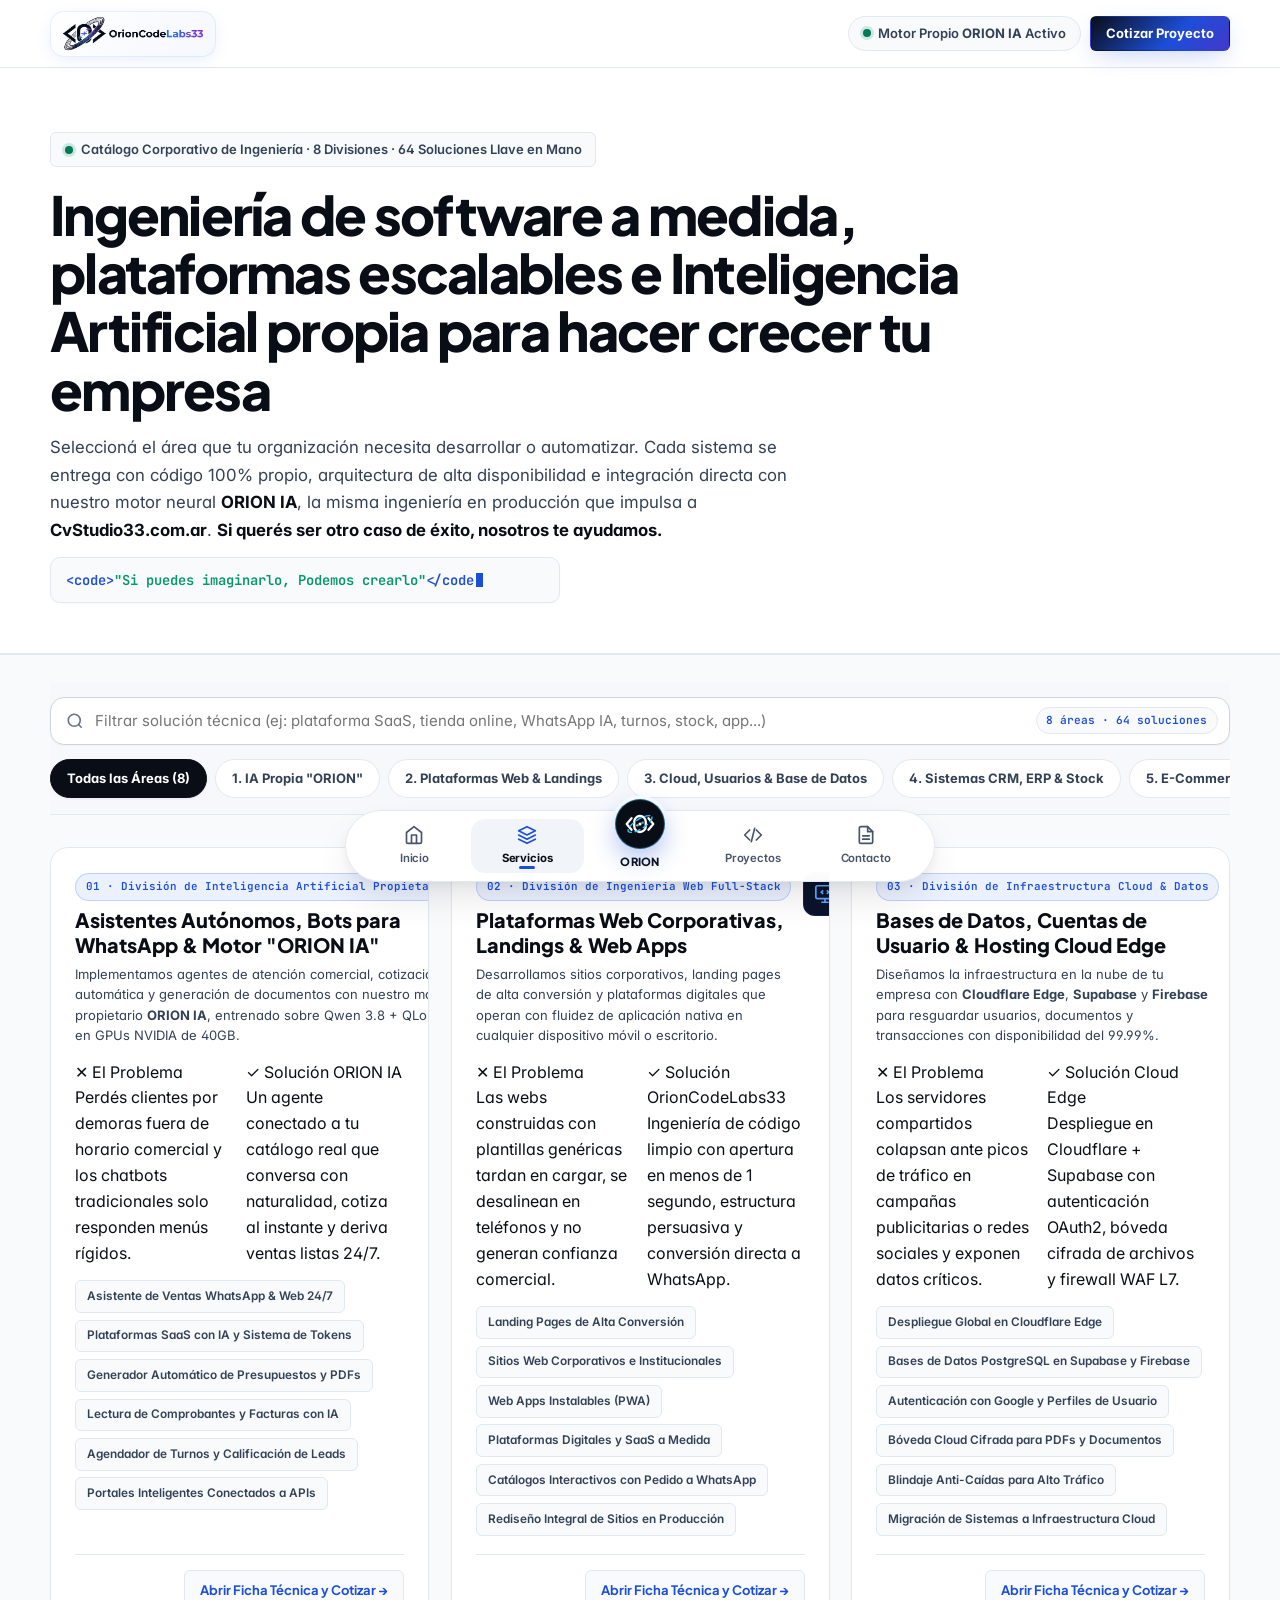
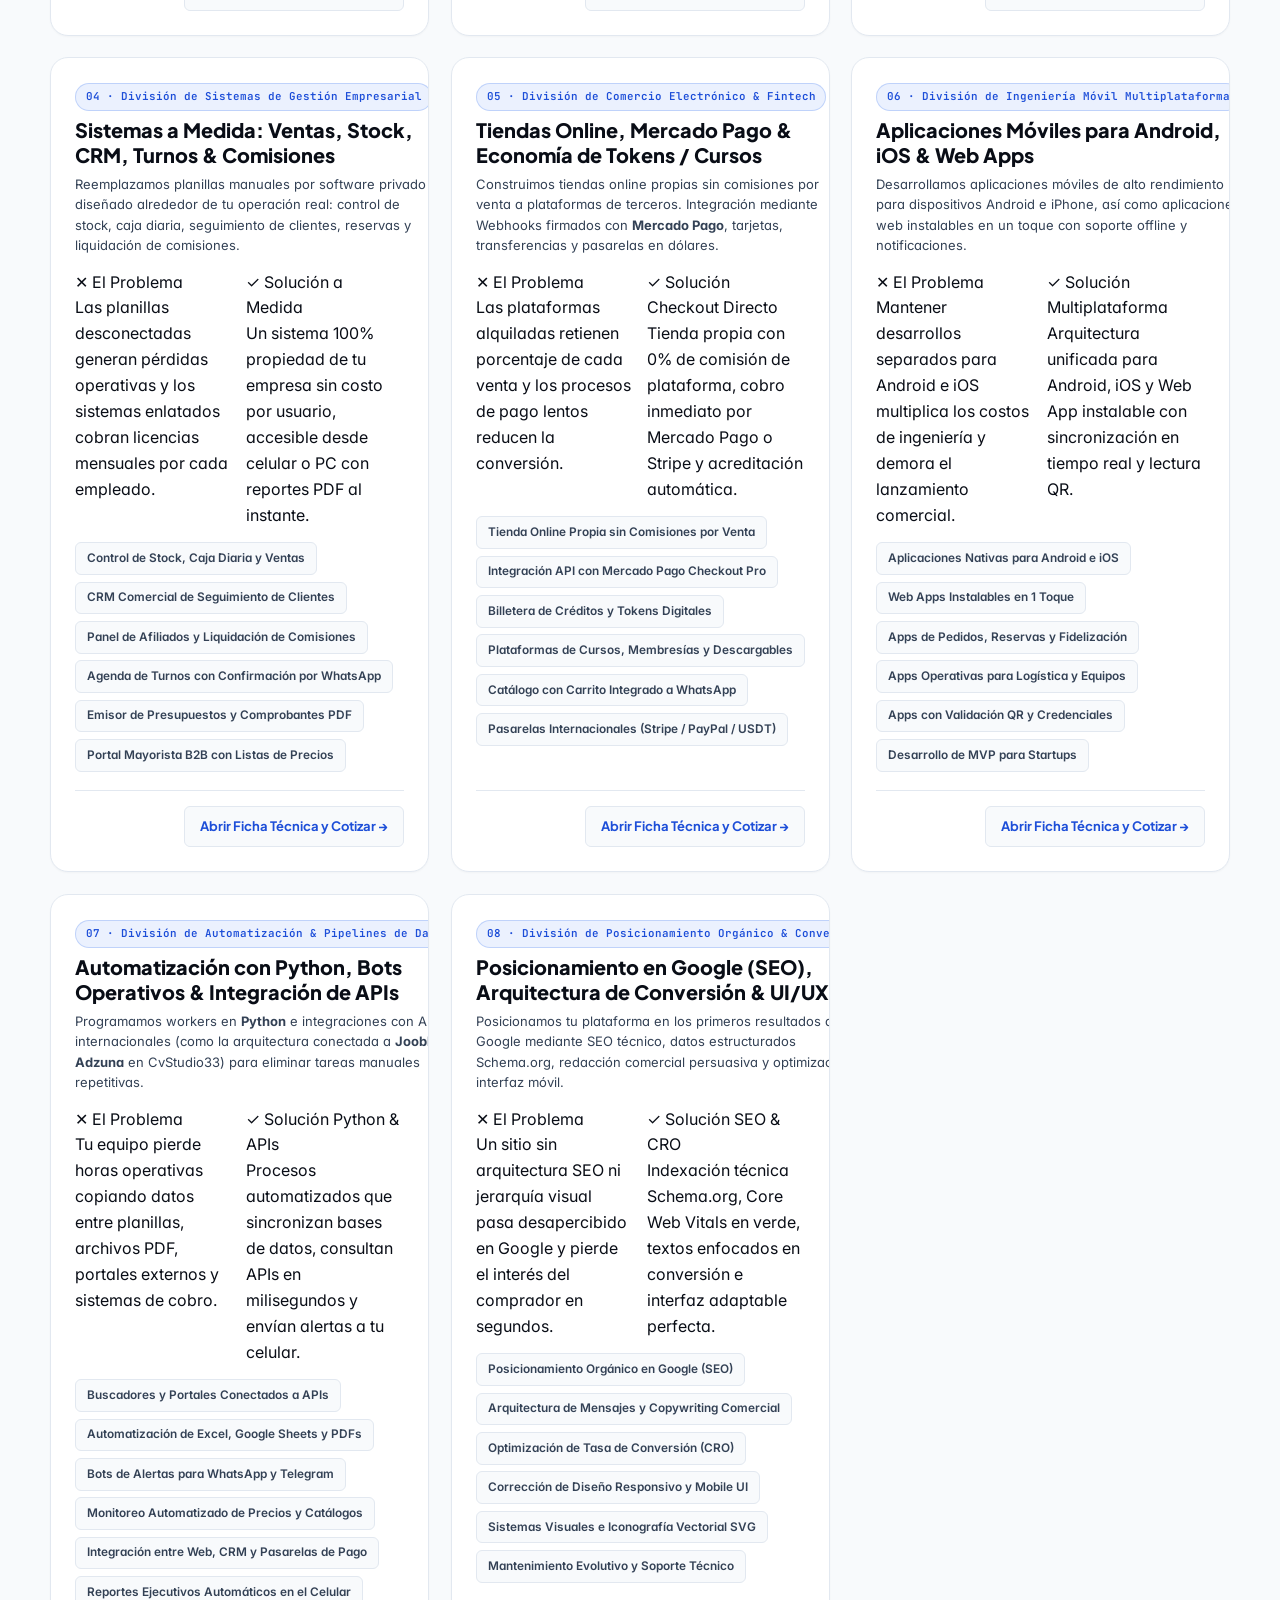
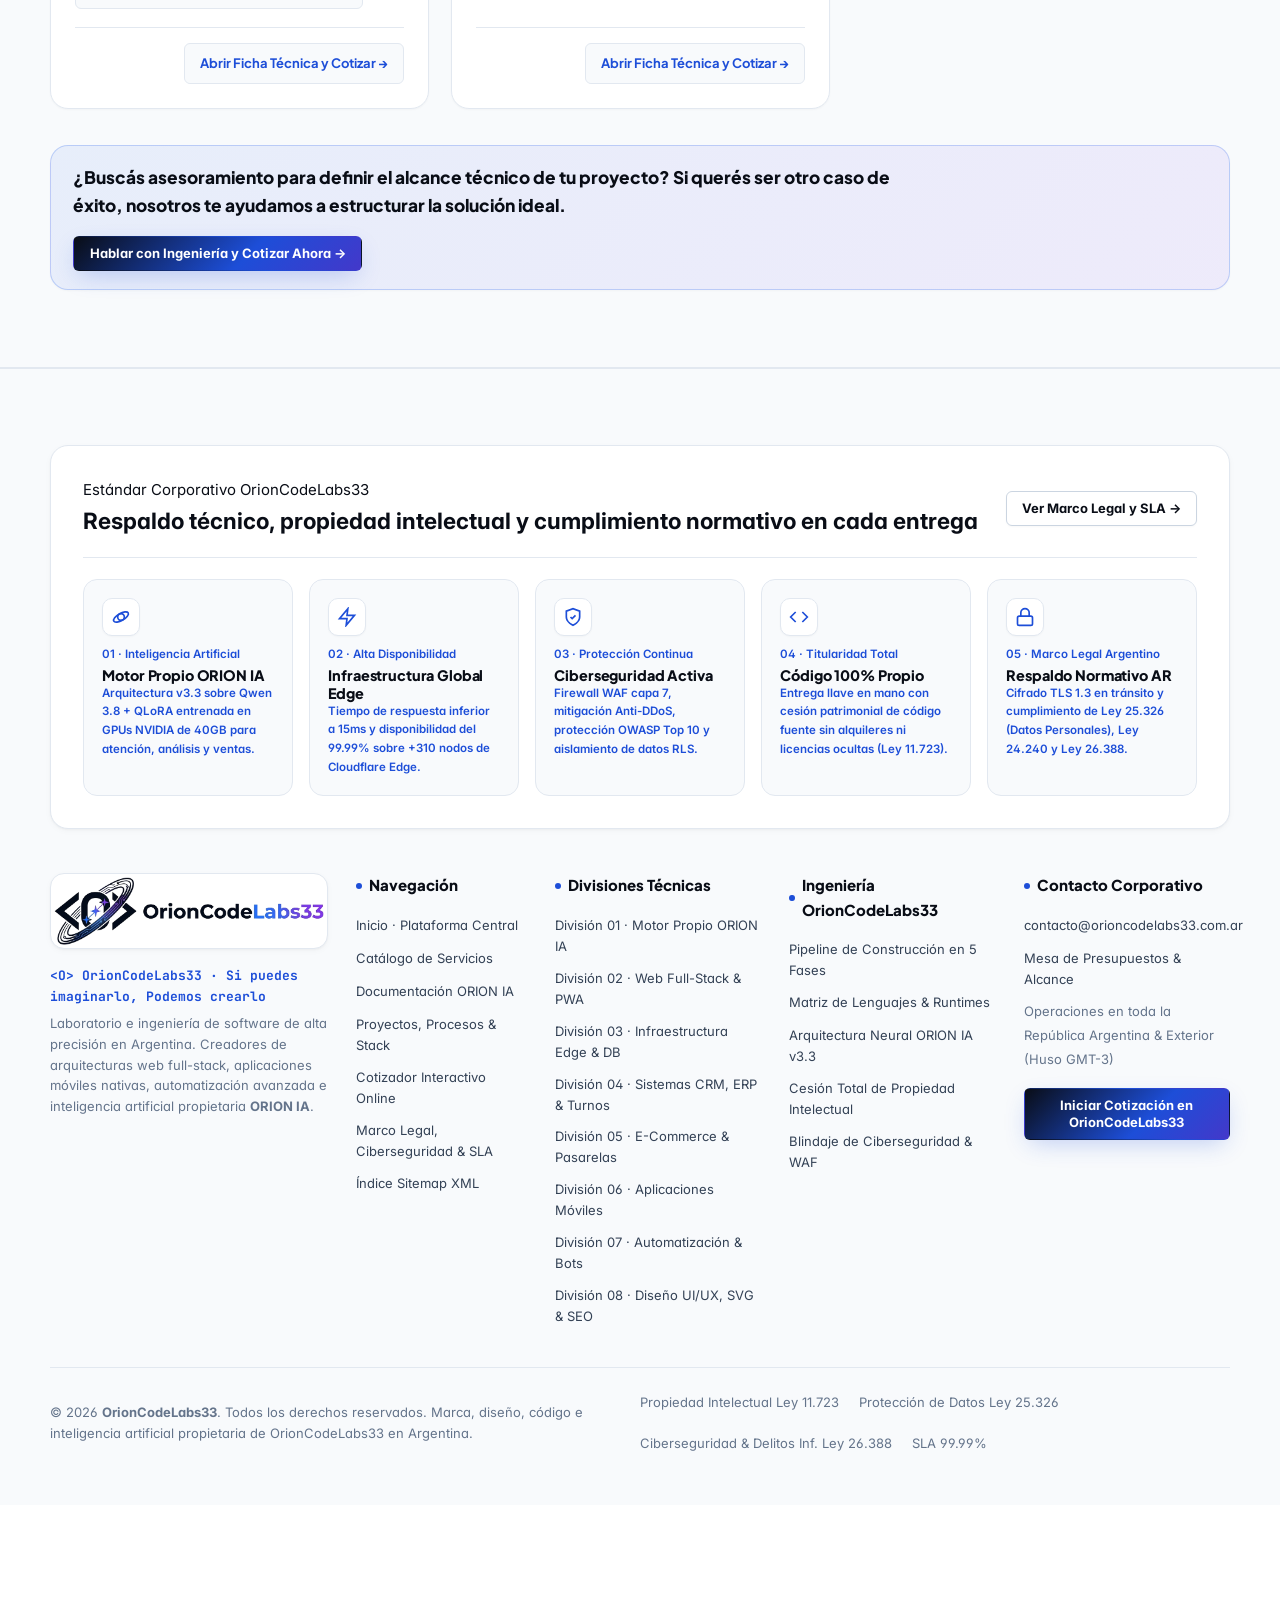
<file: servicios.html>
<!DOCTYPE html>
<html lang="es-AR">
<head>
  <meta charset="UTF-8">
  <meta name="viewport" content="width=device-width, initial-scale=1.0, viewport-fit=cover">
  <title>Divisiones de Ingeniería de Software, Plataformas SaaS &amp; Motor ORION IA | OrionCodeLabs33</title>
  <meta name="description" content="Catálogo corporativo de ingeniería de OrionCodeLabs33 en Argentina: Inteligencia Artificial propia ORION IA, desarrollo web full-stack, tiendas online con Mercado Pago, sistemas CRM/ERP a medida, infraestructura Cloudflare Edge y aplicaciones móviles.">
  <meta name="robots" content="index, follow">
  <link rel="canonical" href="https://protocololeviatham.github.io/OrionCodeLabs33/servicios.html">
  <meta name="geo.region" content="AR">
  <meta name="theme-color" content="#FFFFFF">
  <meta property="og:type" content="website">
  <meta property="og:locale" content="es_AR">
  <meta property="og:site_name" content="OrionCodeLabs33">
  <meta property="og:title" content="Divisiones de Ingeniería de Software &amp; Motor ORION IA | OrionCodeLabs33">
  <meta property="og:description" content="8 divisiones técnicas y 64 soluciones de software a medida, plataformas SaaS, automatización e Inteligencia Artificial propietaria ORION IA.">
  <meta property="og:url" content="https://protocololeviatham.github.io/OrionCodeLabs33/servicios.html">
  <meta property="og:image" content="https://protocololeviatham.github.io/OrionCodeLabs33/assets/img/logo-light.png">
  <link rel="manifest" href="manifest.json">
  <link rel="icon" type="image/png" sizes="64x64" href="assets/img/favicon.png">
  <link rel="apple-touch-icon" sizes="256x256" href="assets/img/logo-icon.png">
  <link rel="stylesheet" href="assets/css/tokens.css">
  <link rel="stylesheet" href="assets/css/layout.css">
  <link rel="stylesheet" href="assets/css/animations.css">
  <script type="application/ld+json">
  {
    "@context": "https://schema.org",
    "@graph": [
      {
        "@type": "WebPage",
        "@id": "https://protocololeviatham.github.io/OrionCodeLabs33/servicios.html#webpage",
        "url": "https://protocololeviatham.github.io/OrionCodeLabs33/servicios.html",
        "name": "Divisiones de Ingeniería de Software, Plataformas SaaS & Motor ORION IA | OrionCodeLabs33",
        "inLanguage": "es-AR",
        "description": "Catálogo corporativo de 8 divisiones de ingeniería de software, arquitectura cloud, plataformas SaaS e Inteligencia Artificial propia ORION IA."
      },
      {
        "@type": "ItemList",
        "@id": "https://protocololeviatham.github.io/OrionCodeLabs33/servicios.html#catalog",
        "name": "8 Divisiones de Ingeniería de OrionCodeLabs33",
        "numberOfItems": 8,
        "itemListElement": [
          { "@type": "ListItem", "position": 1, "name": "División 01 · Inteligencia Artificial Propietaria ORION IA & Agentes Autónomos" },
          { "@type": "ListItem", "position": 2, "name": "División 02 · Ingeniería Web Full-Stack, Plataformas Digitales & Web Apps" },
          { "@type": "ListItem", "position": 3, "name": "División 03 · Infraestructura Cloudflare Edge, Bases de Datos & Identidad" },
          { "@type": "ListItem", "position": 4, "name": "División 04 · Sistemas Empresariales a Medida: CRM, Stock, Caja & Turnos" },
          { "@type": "ListItem", "position": 5, "name": "División 05 · E-Commerce Transaccional, Mercado Pago & Economía de Tokens" },
          { "@type": "ListItem", "position": 6, "name": "División 06 · Aplicaciones Móviles Nativas (Android / iOS) & PWA" },
          { "@type": "ListItem", "position": 7, "name": "División 07 · Automatización con Python, Bots Operativos & Integración de APIs" },
          { "@type": "ListItem", "position": 8, "name": "División 08 · Posicionamiento Técnico en Google (SEO), Conversión (CRO) & UI/UX" }
        ]
      },
      {
        "@type": "BreadcrumbList",
        "itemListElement": [
          { "@type": "ListItem", "position": 1, "name": "Inicio", "item": "https://protocololeviatham.github.io/OrionCodeLabs33/" },
          { "@type": "ListItem", "position": 2, "name": "Servicios de Ingeniería", "item": "https://protocololeviatham.github.io/OrionCodeLabs33/servicios.html" }
        ]
      }
    ]
  }
  </script>
</head>
<body>

  <header class="site-header" role="banner">
    <div class="container header-inner">
      <a href="index.html" class="brand-logo" aria-label="OrionCodeLabs33 Inicio">
        <img src="assets/img/logo-light.png" alt="OrionCodeLabs33" width="240" height="63">
      </a>
      <div class="header-right-status">
        <a href="portafolio.html#orion-ia" class="orion-ai-pill">
          <span class="status-dot" aria-hidden="true"></span>
          <span>Motor Propio <strong>ORION IA</strong> Activo</span>
        </a>
        <a href="contacto.html#cotizador" class="btn btn-primary btn-sm">Cotizar Proyecto</a>
      </div>
    </div>
  </header>

  <main>
    <!-- Hero Institucional de Servicios -->
    <section class="hero-section" style="padding-bottom:2rem;" data-composition-id="services-hero-comp" data-duration="1.2">
      <div class="container">
        <div class="hero-badge hf-clip" data-start="0">
          <span class="status-dot" aria-hidden="true"></span>
          <span>Catálogo Corporativo de Ingeniería · 8 Divisiones · 64 Soluciones Llave en Mano</span>
        </div>
        <h1 class="hero-title hf-clip" data-start="0.08" style="max-width:26ch;">
          Ingeniería de software a medida, plataformas escalables e Inteligencia Artificial propia para hacer crecer tu empresa
        </h1>
        <p class="hero-subtitle hf-clip" data-start="0.16">
          Seleccioná el área que tu organización necesita desarrollar o automatizar. Cada sistema se entrega con código 100% propio, arquitectura de alta disponibilidad e integración directa con nuestro motor neural <strong>ORION IA</strong>, la misma ingeniería en producción que impulsa a <strong>CvStudio33.com.ar</strong>. <strong>Si querés ser otro caso de éxito, nosotros te ayudamos.</strong>
        </p>

        <!-- Animación de Lema Contenida -->
        <div id="orion-motto-box" class="orion-motto-box hf-clip" data-start="0.24" aria-label="Si puedes imaginarlo, Podemos crearlo">
          <div class="orion-motto-stage">
            <div class="motto-code-layer">
              <span id="motto-code-text"></span><span class="motto-cursor" aria-hidden="true"></span>
            </div>
            <div class="motto-render-layer">
              <svg width="20" height="20" viewBox="0 0 24 24" fill="none" style="flex-shrink:0;" aria-hidden="true">
                <path d="M6 17L18 7" stroke="#4F46E5" stroke-width="1.8" stroke-linecap="round"/>
                <polygon points="6,13 7,16 10,17 7,18 6,21 5,18 2,17 5,16" fill="#2563EB"/>
                <polygon points="12,8 13.3,11.2 16.5,12.5 13.3,13.8 12,17 10.7,13.8 7.5,12.5 10.7,11.2" fill="#4F46E5"/>
                <polygon points="18,3 19,6 22,7 19,8 18,11 17,8 14,7 17,6" fill="#7C3AED"/>
              </svg>
              <span class="motto-render-text">Si puedes imaginarlo, Podemos crearlo</span>
            </div>
          </div>
        </div>
      </div>
    </section>

    <!-- Catálogo Completo con Toda la Información Detallada -->
    <section id="buscador-servicios" class="section section-alt" style="padding-top:1.75rem;">
      <div class="container">

        <div class="services-toolbar" role="search">
          <div class="search-bar-wrap">
            <svg viewBox="0 0 24 24" fill="none" stroke="currentColor" stroke-width="2.2"><circle cx="11" cy="11" r="8"/><path d="m21 21-4.3-4.3"/></svg>
            <input
              type="search"
              id="service-search-input"
              class="service-search-input"
              placeholder="Filtrar solución técnica (ej: plataforma SaaS, tienda online, WhatsApp IA, turnos, stock, app...)"
            >
            <span id="services-count-badge" class="search-count-badge">8 áreas · 64 soluciones</span>
          </div>
          <div class="category-chips">
            <button type="button" class="chip-btn is-active" data-filter-cat="all">Todas las Áreas (8)</button>
            <button type="button" class="chip-btn" data-filter-cat="orion_ai">1. IA Propia "ORION"</button>
            <button type="button" class="chip-btn" data-filter-cat="web">2. Plataformas Web &amp; Landings</button>
            <button type="button" class="chip-btn" data-filter-cat="cloud_db">3. Cloud, Usuarios &amp; Base de Datos</button>
            <button type="button" class="chip-btn" data-filter-cat="systems">4. Sistemas CRM, ERP &amp; Stock</button>
            <button type="button" class="chip-btn" data-filter-cat="ecommerce">5. E-Commerce &amp; Mercado Pago</button>
            <button type="button" class="chip-btn" data-filter-cat="mobile">6. Aplicaciones Móviles</button>
            <button type="button" class="chip-btn" data-filter-cat="python_auto">7. Automatización &amp; APIs</button>
            <button type="button" class="chip-btn" data-filter-cat="uiux_seo">8. Posicionamiento Google (SEO)</button>
          </div>
        </div>

        <div id="services-empty-state" style="display:none;padding:2rem;text-align:center;background:var(--bg-surface);border-radius:var(--radius-lg);margin-bottom:1.5rem;">
          <p style="margin-inline:auto;margin-bottom:1rem;">¿Tenés un requerimiento técnico específico? Diseñamos la arquitectura a medida con ORION IA.</p>
          <button type="button" id="reset-services-filter" class="btn btn-secondary btn-sm">Ver todas las divisiones</button>
        </div>

        <div class="services-grid">

          <!-- 1. ORION IA -->
          <article id="cat-orion-ai" class="service-category-card spotlight-card" data-category="orion_ai">
            <div>
              <div class="service-card-head">
                <div>
                  <span class="badge-verified" style="margin-bottom:0.45rem;display:inline-block;">01 · División de Inteligencia Artificial Propietaria</span>
                  <h2 class="service-card-title">Asistentes Autónomos, Bots para WhatsApp &amp; Motor "ORION IA"</h2>
                  <p class="service-card-summary">
                    Implementamos agentes de atención comercial, cotización automática y generación de documentos con nuestro motor propietario <strong>ORION IA</strong>, entrenado sobre Qwen 3.8 + QLoRA en GPUs NVIDIA de 40GB.
                  </p>
                </div>
                <div class="svg-icon-box" aria-hidden="true" style="background:#0B132B;color:#38BDF8;">
                  <svg viewBox="0 0 24 24" fill="none" stroke="currentColor" stroke-width="1.9"><circle cx="12" cy="12" r="3.5"/><ellipse cx="12" cy="12" rx="10" ry="4.2" transform="rotate(-32 12 12)"/><ellipse cx="12" cy="12" rx="10" ry="4.2" transform="rotate(32 12 12)" stroke-opacity="0.45"/></svg>
                </div>
              </div>
              <div class="problem-solution-banner" style="margin-top:0.85rem;margin-bottom:0.85rem;">
                <div class="ps-card is-problem">
                  <span class="ps-label">✕ El Problema</span>
                  <p>Perdés clientes por demoras fuera de horario comercial y los chatbots tradicionales solo responden menús rígidos.</p>
                </div>
                <div class="ps-card is-solution">
                  <span class="ps-label">✓ Solución ORION IA</span>
                  <p>Un agente conectado a tu catálogo real que conversa con naturalidad, cotiza al instante y deriva ventas listas 24/7.</p>
                </div>
              </div>
              <ul class="subservices-list">
                <li><button type="button" class="subservice-pill" data-open-service="orion_ai" data-service-name="Asistente de Ventas por WhatsApp y Web que Atiende 24/7 con ORION IA">Asistente de Ventas WhatsApp &amp; Web 24/7</button></li>
                <li><button type="button" class="subservice-pill" data-open-service="orion_ai" data-service-name="Plataformas Web con IA y Venta de Créditos/Tokens (Como CvStudio33.com.ar)">Plataformas SaaS con IA y Sistema de Tokens</button></li>
                <li><button type="button" class="subservice-pill" data-open-service="orion_ai" data-service-name="Creación Automática de Presupuestos, Contratos y CVs Inteligentes">Generador Automático de Presupuestos y PDFs</button></li>
                <li><button type="button" class="subservice-pill" data-open-service="orion_ai" data-service-name="Lectura Automática de Comprobantes de Pago, Facturas y PDFs con IA">Lectura de Comprobantes y Facturas con IA</button></li>
                <li><button type="button" class="subservice-pill" data-open-service="orion_ai" data-service-name="Agendamiento Automático de Turnos y Calificación de Clientes">Agendador de Turnos y Calificación de Leads</button></li>
                <li><button type="button" class="subservice-pill" data-open-service="orion_ai" data-service-name="Portales de Empleo o Directorios Inteligentes (Estilo Alianza Jooble & Adzuna)">Portales Inteligentes Conectados a APIs</button></li>
              </ul>
            </div>
            <div class="service-card-footer">
              <button type="button" class="service-detail-trigger" data-open-service="orion_ai">Abrir Ficha Técnica y Cotizar →</button>
            </div>
          </article>

          <!-- 2. DESARROLLO WEB & PWA -->
          <article id="cat-web" class="service-category-card spotlight-card" data-category="web">
            <div>
              <div class="service-card-head">
                <div>
                  <span class="badge-verified" style="margin-bottom:0.45rem;display:inline-block;">02 · División de Ingeniería Web Full-Stack</span>
                  <h2 class="service-card-title">Plataformas Web Corporativas, Landings &amp; Web Apps</h2>
                  <p class="service-card-summary">
                    Desarrollamos sitios corporativos, landing pages de alta conversión y plataformas digitales que operan con fluidez de aplicación nativa en cualquier dispositivo móvil o escritorio.
                  </p>
                </div>
                <div class="svg-icon-box" aria-hidden="true" style="background:#0B132B;color:#60A5FA;">
                  <svg viewBox="0 0 24 24" fill="none" stroke="currentColor" stroke-width="1.9"><rect x="2" y="3" width="20" height="14" rx="2"/><path d="M8 21h8"/><path d="M12 17v4"/><path d="m10 8-2 2 2 2"/><path d="m14 8 2 2-2 2"/></svg>
                </div>
              </div>
              <div class="problem-solution-banner" style="margin-top:0.85rem;margin-bottom:0.85rem;">
                <div class="ps-card is-problem">
                  <span class="ps-label">✕ El Problema</span>
                  <p>Las webs construidas con plantillas genéricas tardan en cargar, se desalinean en teléfonos y no generan confianza comercial.</p>
                </div>
                <div class="ps-card is-solution">
                  <span class="ps-label">✓ Solución OrionCodeLabs33</span>
                  <p>Ingeniería de código limpio con apertura en menos de 1 segundo, estructura persuasiva y conversión directa a WhatsApp.</p>
                </div>
              </div>
              <ul class="subservices-list">
                <li><button type="button" class="subservice-pill" data-open-service="web" data-service-name="Landing Pages Vendedoras para Anuncios y Redes Sociales">Landing Pages de Alta Conversión</button></li>
                <li><button type="button" class="subservice-pill" data-open-service="web" data-service-name="Páginas Web para Empresas, Marcas Personales y Profesionales">Sitios Web Corporativos e Institucionales</button></li>
                <li><button type="button" class="subservice-pill" data-open-service="web" data-service-name="Web Apps que Funcionan como Aplicación Nativa en el Celular">Web Apps Instalables (PWA)</button></li>
                <li><button type="button" class="subservice-pill" data-open-service="web" data-service-name="Plataformas Digitales Completas (Estilo CvStudio33.com.ar)">Plataformas Digitales y SaaS a Medida</button></li>
                <li><button type="button" class="subservice-pill" data-open-service="web" data-service-name="Catálogos Digitales Rápidos con Pedido Directo por WhatsApp">Catálogos Interactivos con Pedido a WhatsApp</button></li>
                <li><button type="button" class="subservice-pill" data-open-service="web" data-service-name="Rediseño Total de Páginas Web Antiguas o que No Venden">Rediseño Integral de Sitios en Producción</button></li>
              </ul>
            </div>
            <div class="service-card-footer">
              <button type="button" class="service-detail-trigger" data-open-service="web">Abrir Ficha Técnica y Cotizar →</button>
            </div>
          </article>

          <!-- 3. CLOUDFLARE, WORKERS, SUPABASE & FIREBASE -->
          <article id="cat-cloud-db" class="service-category-card spotlight-card" data-category="cloud_db">
            <div>
              <div class="service-card-head">
                <div>
                  <span class="badge-verified" style="margin-bottom:0.45rem;display:inline-block;">03 · División de Infraestructura Cloud &amp; Datos</span>
                  <h2 class="service-card-title">Bases de Datos, Cuentas de Usuario &amp; Hosting Cloud Edge</h2>
                  <p class="service-card-summary">
                    Diseñamos la infraestructura en la nube de tu empresa con <strong>Cloudflare Edge</strong>, <strong>Supabase</strong> y <strong>Firebase</strong> para resguardar usuarios, documentos y transacciones con disponibilidad del 99.99%.
                  </p>
                </div>
                <div class="svg-icon-box" aria-hidden="true" style="background:#0B132B;color:#34D399;">
                  <svg viewBox="0 0 24 24" fill="none" stroke="currentColor" stroke-width="1.9"><ellipse cx="12" cy="6" rx="8" ry="3"/><path d="M4 6v6c0 1.66 3.58 3 8 3s8-1.34 8-3V6"/><path d="M4 12v6c0 1.66 3.58 3 8 3s8-1.34 8-3v-6"/></svg>
                </div>
              </div>
              <div class="problem-solution-banner" style="margin-top:0.85rem;margin-bottom:0.85rem;">
                <div class="ps-card is-problem">
                  <span class="ps-label">✕ El Problema</span>
                  <p>Los servidores compartidos colapsan ante picos de tráfico en campañas publicitarias o redes sociales y exponen datos críticos.</p>
                </div>
                <div class="ps-card is-solution">
                  <span class="ps-label">✓ Solución Cloud Edge</span>
                  <p>Despliegue en Cloudflare + Supabase con autenticación OAuth2, bóveda cifrada de archivos y firewall WAF L7.</p>
                </div>
              </div>
              <ul class="subservices-list">
                <li><button type="button" class="subservice-pill" data-open-service="cloud_db" data-service-name="Configuración de Hosting Ultrarrápido y Seguro con Cloudflare">Despliegue Global en Cloudflare Edge</button></li>
                <li><button type="button" class="subservice-pill" data-open-service="cloud_db" data-service-name="Bases de Datos de Clientes y Ventas en Supabase o Firebase">Bases de Datos PostgreSQL en Supabase y Firebase</button></li>
                <li><button type="button" class="subservice-pill" data-open-service="cloud_db" data-service-name="Inicio de Sesión con Google, Correo y Perfiles de Usuario">Autenticación con Google y Perfiles de Usuario</button></li>
                <li><button type="button" class="subservice-pill" data-open-service="cloud_db" data-service-name="Guardado Seguro de Archivos, CVs, Facturas y Documentos en la Nube">Bóveda Cloud Cifrada para PDFs y Documentos</button></li>
                <li><button type="button" class="subservice-pill" data-open-service="cloud_db" data-service-name="Protección contra Caídas cuando tenés Mucho Tráfico o Publicidad">Blindaje Anti-Caídas para Alto Tráfico</button></li>
                <li><button type="button" class="subservice-pill" data-open-service="cloud_db" data-service-name="Migración de Sitios Lentos a Servidores Modernos en la Nube">Migración de Sistemas a Infraestructura Cloud</button></li>
              </ul>
            </div>
            <div class="service-card-footer">
              <button type="button" class="service-detail-trigger" data-open-service="cloud_db">Abrir Ficha Técnica y Cotizar →</button>
            </div>
          </article>

          <!-- 4. SISTEMAS DE GESTIÓN, CRM, STOCK Y TURNOS -->
          <article id="cat-systems" class="service-category-card spotlight-card" data-category="systems">
            <div>
              <div class="service-card-head">
                <div>
                  <span class="badge-verified" style="margin-bottom:0.45rem;display:inline-block;">04 · División de Sistemas de Gestión Empresarial</span>
                  <h2 class="service-card-title">Sistemas a Medida: Ventas, Stock, CRM, Turnos &amp; Comisiones</h2>
                  <p class="service-card-summary">
                    Reemplazamos planillas manuales por software privado diseñado alrededor de tu operación real: control de stock, caja diaria, seguimiento de clientes, reservas y liquidación de comisiones.
                  </p>
                </div>
                <div class="svg-icon-box" aria-hidden="true" style="background:#0B132B;color:#A855F7;">
                  <svg viewBox="0 0 24 24" fill="none" stroke="currentColor" stroke-width="1.9"><rect x="3" y="3" width="7" height="7" rx="1.5"/><rect x="14" y="3" width="7" height="7" rx="1.5"/><rect x="14" y="14" width="7" height="7" rx="1.5"/><rect x="3" y="14" width="7" height="7" rx="1.5"/></svg>
                </div>
              </div>
              <div class="problem-solution-banner" style="margin-top:0.85rem;margin-bottom:0.85rem;">
                <div class="ps-card is-problem">
                  <span class="ps-label">✕ El Problema</span>
                  <p>Las planillas desconectadas generan pérdidas operativas y los sistemas enlatados cobran licencias mensuales por cada empleado.</p>
                </div>
                <div class="ps-card is-solution">
                  <span class="ps-label">✓ Solución a Medida</span>
                  <p>Un sistema 100% propiedad de tu empresa sin costo por usuario, accesible desde celular o PC con reportes PDF al instante.</p>
                </div>
              </div>
              <ul class="subservices-list">
                <li><button type="button" class="subservice-pill" data-open-service="systems" data-service-name="Sistema de Ventas, Caja Diaria y Control de Stock Fácil de Usar">Control de Stock, Caja Diaria y Ventas</button></li>
                <li><button type="button" class="subservice-pill" data-open-service="systems" data-service-name="CRM Simple para Seguimiento de Clientes, Presupuestos y Ventas">CRM Comercial de Seguimiento de Clientes</button></li>
                <li><button type="button" class="subservice-pill" data-open-service="systems" data-service-name="Panel de Vendedores, Afiliados y Cálculo Automático de Comisiones">Panel de Afiliados y Liquidación de Comisiones</button></li>
                <li><button type="button" class="subservice-pill" data-open-service="systems" data-service-name="Sistema de Turnos y Reservas Online con Avisos por WhatsApp">Agenda de Turnos con Confirmación por WhatsApp</button></li>
                <li><button type="button" class="subservice-pill" data-open-service="systems" data-service-name="Generador de Presupuestos y Recibos en PDF con el Logo de tu Marca">Emisor de Presupuestos y Comprobantes PDF</button></li>
                <li><button type="button" class="subservice-pill" data-open-service="systems" data-service-name="Portales Privados para Clientes Mayoristas con Lista de Precios">Portal Mayorista B2B con Listas de Precios</button></li>
              </ul>
            </div>
            <div class="service-card-footer">
              <button type="button" class="service-detail-trigger" data-open-service="systems">Abrir Ficha Técnica y Cotizar →</button>
            </div>
          </article>

          <!-- 5. E-COMMERCE & MERCADO PAGO -->
          <article id="cat-ecommerce" class="service-category-card spotlight-card" data-category="ecommerce">
            <div>
              <div class="service-card-head">
                <div>
                  <span class="badge-verified" style="margin-bottom:0.45rem;display:inline-block;">05 · División de Comercio Electrónico &amp; Fintech</span>
                  <h2 class="service-card-title">Tiendas Online, Mercado Pago &amp; Economía de Tokens / Cursos</h2>
                  <p class="service-card-summary">
                    Construimos tiendas online propias sin comisiones por venta a plataformas de terceros. Integración mediante Webhooks firmados con <strong>Mercado Pago</strong>, tarjetas, transferencias y pasarelas en dólares.
                  </p>
                </div>
                <div class="svg-icon-box" aria-hidden="true" style="background:#0B132B;color:#38BDF8;">
                  <svg viewBox="0 0 24 24" fill="none" stroke="currentColor" stroke-width="1.9"><rect x="2" y="5" width="20" height="14" rx="2"/><path d="M2 10h20"/><path d="M6 15h4"/></svg>
                </div>
              </div>
              <div class="problem-solution-banner" style="margin-top:0.85rem;margin-bottom:0.85rem;">
                <div class="ps-card is-problem">
                  <span class="ps-label">✕ El Problema</span>
                  <p>Las plataformas alquiladas retienen porcentaje de cada venta y los procesos de pago lentos reducen la conversión.</p>
                </div>
                <div class="ps-card is-solution">
                  <span class="ps-label">✓ Solución Checkout Directo</span>
                  <p>Tienda propia con 0% de comisión de plataforma, cobro inmediato por Mercado Pago o Stripe y acreditación automática.</p>
                </div>
              </div>
              <ul class="subservices-list">
                <li><button type="button" class="subservice-pill" data-open-service="ecommerce" data-service-name="Tienda Online Completa sin Pagar Comisiones por Venta">Tienda Online Propia sin Comisiones por Venta</button></li>
                <li><button type="button" class="subservice-pill" data-open-service="ecommerce" data-service-name="Integración de Cobros Automáticos con Mercado Pago y Tarjetas">Integración API con Mercado Pago Checkout Pro</button></li>
                <li><button type="button" class="subservice-pill" data-open-service="ecommerce" data-service-name="Sistema de Venta de Créditos, Tokens o Planes (Como CvStudio33)">Billetera de Créditos y Tokens Digitales</button></li>
                <li><button type="button" class="subservice-pill" data-open-service="ecommerce" data-service-name="Páginas para Vender Cursos, Membresías o Contenido Descargable">Plataformas de Cursos, Membresías y Descargables</button></li>
                <li><button type="button" class="subservice-pill" data-open-service="ecommerce" data-service-name="Catálogo con Carrito de Compras que Envía el Pedido a tu WhatsApp">Catálogo con Carrito Integrado a WhatsApp</button></li>
                <li><button type="button" class="subservice-pill" data-open-service="ecommerce" data-service-name="Cobros Internacionales en Dólares (Stripe, PayPal o USDT)">Pasarelas Internacionales (Stripe / PayPal / USDT)</button></li>
              </ul>
            </div>
            <div class="service-card-footer">
              <button type="button" class="service-detail-trigger" data-open-service="ecommerce">Abrir Ficha Técnica y Cotizar →</button>
            </div>
          </article>

          <!-- 6. APLICACIONES MÓVILES CELULARES -->
          <article id="cat-mobile" class="service-category-card spotlight-card" data-category="mobile">
            <div>
              <div class="service-card-head">
                <div>
                  <span class="badge-verified" style="margin-bottom:0.45rem;display:inline-block;">06 · División de Ingeniería Móvil Multiplataforma</span>
                  <h2 class="service-card-title">Aplicaciones Móviles para Android, iOS &amp; Web Apps</h2>
                  <p class="service-card-summary">
                    Desarrollamos aplicaciones móviles de alto rendimiento para dispositivos Android e iPhone, así como aplicaciones web instalables en un toque con soporte offline y notificaciones.
                  </p>
                </div>
                <div class="svg-icon-box" aria-hidden="true" style="background:#0B132B;color:#60A5FA;">
                  <svg viewBox="0 0 24 24" fill="none" stroke="currentColor" stroke-width="1.9"><rect x="5" y="2" width="14" height="20" rx="3"/><path d="M12 18h.01"/></svg>
                </div>
              </div>
              <div class="problem-solution-banner" style="margin-top:0.85rem;margin-bottom:0.85rem;">
                <div class="ps-card is-problem">
                  <span class="ps-label">✕ El Problema</span>
                  <p>Mantener desarrollos separados para Android e iOS multiplica los costos de ingeniería y demora el lanzamiento comercial.</p>
                </div>
                <div class="ps-card is-solution">
                  <span class="ps-label">✓ Solución Multiplataforma</span>
                  <p>Arquitectura unificada para Android, iOS y Web App instalable con sincronización en tiempo real y lectura QR.</p>
                </div>
              </div>
              <ul class="subservices-list">
                <li><button type="button" class="subservice-pill" data-open-service="mobile" data-service-name="Aplicaciones Móviles para Android e iPhone (iOS)">Aplicaciones Nativas para Android e iOS</button></li>
                <li><button type="button" class="subservice-pill" data-open-service="mobile" data-service-name="Web Apps Instalables en el Celular en 1 Clic desde tu Link">Web Apps Instalables en 1 Toque</button></li>
                <li><button type="button" class="subservice-pill" data-open-service="mobile" data-service-name="Apps de Pedidos, Reservas de Turnos y Beneficios para Clientes">Apps de Pedidos, Reservas y Fidelización</button></li>
                <li><button type="button" class="subservice-pill" data-open-service="mobile" data-service-name="Apps de Trabajo para Repartidores, Vendedores o Equipos en Calle">Apps Operativas para Logística y Equipos</button></li>
                <li><button type="button" class="subservice-pill" data-open-service="mobile" data-service-name="Apps con Lector de Códigos QR, Entradas y Credenciales Digitales">Apps con Validación QR y Credenciales</button></li>
                <li><button type="button" class="subservice-pill" data-open-service="mobile" data-service-name="Lanzamiento Rápido de Primera Versión (MVP) para Nuevas Ideas">Desarrollo de MVP para Startups</button></li>
              </ul>
            </div>
            <div class="service-card-footer">
              <button type="button" class="service-detail-trigger" data-open-service="mobile">Abrir Ficha Técnica y Cotizar →</button>
            </div>
          </article>

          <!-- 7. AUTOMATIZACIÓN CON PYTHON & APIS -->
          <article id="cat-python" class="service-category-card spotlight-card" data-category="python_auto">
            <div>
              <div class="service-card-head">
                <div>
                  <span class="badge-verified" style="margin-bottom:0.45rem;display:inline-block;">07 · División de Automatización &amp; Pipelines de Datos</span>
                  <h2 class="service-card-title">Automatización con Python, Bots Operativos &amp; Integración de APIs</h2>
                  <p class="service-card-summary">
                    Programamos workers en <strong>Python</strong> e integraciones con APIs internacionales (como la arquitectura conectada a <strong>Jooble</strong> y <strong>Adzuna</strong> en CvStudio33) para eliminar tareas manuales repetitivas.
                  </p>
                </div>
                <div class="svg-icon-box" aria-hidden="true" style="background:#0B132B;color:#F59E0B;">
                  <svg viewBox="0 0 24 24" fill="none" stroke="currentColor" stroke-width="1.9"><polyline points="4 17 10 11 4 5"/><line x1="12" y1="19" x2="20" y2="19"/></svg>
                </div>
              </div>
              <div class="problem-solution-banner" style="margin-top:0.85rem;margin-bottom:0.85rem;">
                <div class="ps-card is-problem">
                  <span class="ps-label">✕ El Problema</span>
                  <p>Tu equipo pierde horas operativas copiando datos entre planillas, archivos PDF, portales externos y sistemas de cobro.</p>
                </div>
                <div class="ps-card is-solution">
                  <span class="ps-label">✓ Solución Python &amp; APIs</span>
                  <p>Procesos automatizados que sincronizan bases de datos, consultan APIs en milisegundos y envían alertas a tu celular.</p>
                </div>
              </div>
              <ul class="subservices-list">
                <li><button type="button" class="subservice-pill" data-open-service="python_auto" data-service-name="Portales de Empleo o Buscadores Conectados a APIs (Como Jooble y Adzuna)">Buscadores y Portales Conectados a APIs</button></li>
                <li><button type="button" class="subservice-pill" data-open-service="python_auto" data-service-name="Automatización de Tareas Repetitivas en Excel, Google Sheets y PDFs">Automatización de Excel, Google Sheets y PDFs</button></li>
                <li><button type="button" class="subservice-pill" data-open-service="python_auto" data-service-name="Bots para WhatsApp y Telegram que Envían Alertas y Reportes">Bots de Alertas para WhatsApp y Telegram</button></li>
                <li><button type="button" class="subservice-pill" data-open-service="python_auto" data-service-name="Monitoreo Automático de Precios, Stock o Publicaciones de la Competencia">Monitoreo Automatizado de Precios y Catálogos</button></li>
                <li><button type="button" class="subservice-pill" data-open-service="python_auto" data-service-name="Conexión entre tu Página Web, tu CRM y tus Medios de Pago">Integración entre Web, CRM y Pasarelas de Pago</button></li>
                <li><button type="button" class="subservice-pill" data-open-service="python_auto" data-service-name="Envío Automático de Reportes Diarios de Ventas a tu Celular">Reportes Ejecutivos Automáticos en el Celular</button></li>
              </ul>
            </div>
            <div class="service-card-footer">
              <button type="button" class="service-detail-trigger" data-open-service="python_auto">Abrir Ficha Técnica y Cotizar →</button>
            </div>
          </article>

          <!-- 8. DISEÑO UI/UX, ANIMACIONES & SEO ARGENTINA -->
          <article id="cat-uiux" class="service-category-card spotlight-card" data-category="uiux_seo">
            <div>
              <div class="service-card-head">
                <div>
                  <span class="badge-verified" style="margin-bottom:0.45rem;display:inline-block;">08 · División de Posicionamiento Orgánico &amp; Conversión</span>
                  <h2 class="service-card-title">Posicionamiento en Google (SEO), Arquitectura de Conversión &amp; UI/UX</h2>
                  <p class="service-card-summary">
                    Posicionamos tu plataforma en los primeros resultados de Google mediante SEO técnico, datos estructurados Schema.org, redacción comercial persuasiva y optimización de interfaz móvil.
                  </p>
                </div>
                <div class="svg-icon-box" aria-hidden="true" style="background:#0B132B;color:#A855F7;">
                  <svg viewBox="0 0 24 24" fill="none" stroke="currentColor" stroke-width="1.9"><path d="M12 20h9"/><path d="M16.5 3.5a2.12 2.12 0 0 1 3 3L7 19l-4 1 1-4Z"/></svg>
                </div>
              </div>
              <div class="problem-solution-banner" style="margin-top:0.85rem;margin-bottom:0.85rem;">
                <div class="ps-card is-problem">
                  <span class="ps-label">✕ El Problema</span>
                  <p>Un sitio sin arquitectura SEO ni jerarquía visual pasa desapercibido en Google y pierde el interés del comprador en segundos.</p>
                </div>
                <div class="ps-card is-solution">
                  <span class="ps-label">✓ Solución SEO &amp; CRO</span>
                  <p>Indexación técnica Schema.org, Core Web Vitals en verde, textos enfocados en conversión e interfaz adaptable perfecta.</p>
                </div>
              </div>
              <ul class="subservices-list">
                <li><button type="button" class="subservice-pill" data-open-service="uiux_seo" data-service-name="Posicionamiento en Google (SEO) para Atraer Clientes Todos los Meses">Posicionamiento Orgánico en Google (SEO)</button></li>
                <li><button type="button" class="subservice-pill" data-open-service="uiux_seo" data-service-name="Redacción de Textos Gancho (Copywriting) Claros y Vendedores">Arquitectura de Mensajes y Copywriting Comercial</button></li>
                <li><button type="button" class="subservice-pill" data-open-service="uiux_seo" data-service-name="Optimización de Conversión (CRO) para que Más Visitas te Compren">Optimización de Tasa de Conversión (CRO)</button></li>
                <li><button type="button" class="subservice-pill" data-open-service="uiux_seo" data-service-name="Arreglo de Páginas Desalineadas o que se Ven Mal en el Celular">Corrección de Diseño Responsivo y Mobile UI</button></li>
                <li><button type="button" class="subservice-pill" data-open-service="uiux_seo" data-service-name="Animación Moderna de Logos e Iconos Propios en Alta Calidad">Sistemas Visuales e Iconografía Vectorial SVG</button></li>
                <li><button type="button" class="subservice-pill" data-open-service="uiux_seo" data-service-name="Mantenimiento Mensual y Actualizaciones para tu Tranquilidad">Mantenimiento Evolutivo y Soporte Técnico</button></li>
              </ul>
            </div>
            <div class="service-card-footer">
              <button type="button" class="service-detail-trigger" data-open-service="uiux_seo">Abrir Ficha Técnica y Cotizar →</button>
            </div>
          </article>

        </div>

        <div class="seo-hook-ribbon" style="margin-top:2.25rem;">
          <p>¿Buscás asesoramiento para definir el alcance técnico de tu proyecto? Si querés ser otro caso de éxito, nosotros te ayudamos a estructurar la solución ideal.</p>
          <a href="contacto.html#cotizador" class="btn btn-primary btn-sm">Hablar con Ingeniería y Cotizar Ahora →</a>
        </div>
      </div>
    </section>
  </main>

  <!-- ========================================================================
       MODAL / BOTTOM-SHEET DE FICHA TÉCNICA v2 (CABECERA Y PIE FIJOS + CIERRE SIEMPRE VISIBLE)
       ======================================================================== -->
  <div id="service-detail-modal" class="modal-backdrop" role="dialog" aria-modal="true" aria-labelledby="modal-service-title">
    <div class="bottom-sheet">
      <!-- Cabecera Fija (Sticky Header) con Botón de Cierre Siempre Visible -->
      <div class="bottom-sheet-sticky-head">
        <div class="sheet-grab-bar" aria-hidden="true"></div>
        <div class="sheet-header-row">
          <div>
            <div style="display:flex;align-items:center;gap:0.5rem;flex-wrap:wrap;margin-bottom:0.35rem;">
              <span id="modal-service-code" class="spec-meta-pill is-accent">MOD-01 // ORION-SPEC</span>
              <span id="modal-service-badge" class="badge-verified">OrionCodeLabs33</span>
            </div>
            <h3 id="modal-service-title" style="font-family:var(--font-display);font-size:clamp(1.1rem, 2.2vw, 1.35rem);font-weight:800;line-height:1.2;color:var(--text-primary);">
              Ficha Técnica de Ingeniería
            </h3>
          </div>
          <button type="button" class="sheet-close-btn" data-close-modal aria-label="Cerrar Ficha Técnica">
            <svg width="16" height="16" viewBox="0 0 24 24" fill="none" stroke="currentColor" stroke-width="2.5" stroke-linecap="round"><path d="M18 6 6 18M6 6l12 12"/></svg>
            <span>Cerrar Ficha</span>
          </button>
        </div>
      </div>

      <!-- Cuerpo Desplazable sin Desbordamiento -->
      <div class="bottom-sheet-body">
        <div class="spec-sheet-meta-bar">
          <span id="modal-service-sla" class="spec-meta-pill">SLA 99.99% Edge</span>
          <span id="modal-service-modality" class="spec-meta-pill">Código 100% Propio · Llave en Mano</span>
        </div>

        <p id="modal-service-summary" style="font-size:var(--text-sm);color:var(--text-secondary);line-height:1.65;max-width:none;margin-bottom:1rem;"></p>

        <!-- Gancho Comercial: Problema Real -> Solución OrionCodeLabs33 -->
        <div class="problem-solution-banner">
          <div class="ps-card is-problem">
            <span class="ps-label">✕ El Problema Habitual</span>
            <p id="modal-service-problem">Las soluciones genéricas son lentas, pierden clientes en el celular y nadie responde consultas fuera de horario.</p>
          </div>
          <div class="ps-card is-solution">
            <span class="ps-label">✓ La Solución OrionCodeLabs33</span>
            <p id="modal-service-solution">Construimos un sistema propio ultrarrápido con IA ORION y automatización real que vende y atiende las 24 horas.</p>
          </div>
        </div>

        <div class="spec-sheet-grid">
          <div class="spec-card-box">
            <div class="spec-card-label">1. Arquitectura e Infraestructura Real</div>
            <p id="modal-service-arch" style="font-size:var(--text-xs);color:var(--text-secondary);line-height:1.6;"></p>
          </div>

          <div class="spec-card-box">
            <div class="spec-card-label">2. Evidencia en Producción &amp; Ventaja</div>
            <p id="modal-service-case" style="font-size:var(--text-xs);color:var(--text-secondary);line-height:1.6;"></p>
          </div>

          <div class="spec-card-box is-full">
            <div class="spec-card-label">3. Protocolo de Ejecución Técnica Paso a Paso</div>
            <ul id="modal-service-workflow" class="spec-workflow-list"></ul>
          </div>
        </div>

        <div style="margin-bottom:1.15rem;">
          <h4 style="font-family:var(--font-mono);font-size:0.72rem;font-weight:700;text-transform:uppercase;letter-spacing:0.06em;color:var(--text-primary);margin-bottom:0.55rem;">
            4. Entregables Técnicos Garantizados:
          </h4>
          <ul id="modal-service-deliverables" style="list-style:none;font-size:var(--text-xs);color:var(--text-secondary);"></ul>
        </div>

        <div style="margin-bottom:1.15rem;">
          <h4 style="font-family:var(--font-mono);font-size:0.72rem;font-weight:700;text-transform:uppercase;letter-spacing:0.06em;color:var(--text-primary);margin-bottom:0.55rem;">
            5. Módulos y Soluciones Específicas de esta División:
          </h4>
          <div id="modal-service-all" class="subservices-list"></div>
        </div>

        <div style="margin-bottom:0.5rem;">
          <h4 style="font-family:var(--font-mono);font-size:0.72rem;font-weight:700;text-transform:uppercase;letter-spacing:0.06em;color:var(--text-primary);margin-bottom:0.55rem;">
            6. Tecnologías y Entornos Soportados:
          </h4>
          <div id="modal-service-stack" class="subservices-list"></div>
        </div>
      </div>

      <!-- Pie Fijo (Sticky Footer) con Botón de Cerrar y Cotizar Siempre Visibles -->
      <div class="bottom-sheet-sticky-foot">
        <div style="font-size:var(--text-xs);color:var(--text-muted);">
          Plazo de entrega: <strong id="modal-service-timeline" style="color:var(--text-primary);">Según agenda y volumen de código (3 a 15 días máximo)</strong>
        </div>
        <div style="display:flex;align-items:center;gap:0.65rem;flex-wrap:wrap;">
          <button type="button" class="btn btn-secondary btn-sm" data-close-modal>✕ Cerrar Planilla</button>
          <a id="modal-quote-btn" href="contacto.html#cotizador" class="btn btn-primary btn-sm">Cotizar este Servicio Ahora →</a>
        </div>
      </div>
    </div>
  </div>

  <!-- ========================================================================
       FOOTER CORPORATIVO EXCLUSIVO DE ORIONCODELABS33 (ARQUITECTURA BLANCA PURA)
       ======================================================================== -->
  <footer class="site-footer" role="contentinfo">
    <div class="container">

      <!-- Matriz Ejecutiva Blanca de 5 Pilares (Rediseño v4 en Paleta Blanca & Alabastro, Cero Cursivas) -->
      <section class="footer-telemetry-banner orion-white-pillars" aria-label="Garantías de Ingeniería, Ciberseguridad y Normativa Legal de OrionCodeLabs33">
        <div class="white-pillars-header">
          <div>
            <span class="white-pillars-eyebrow">Estándar Corporativo OrionCodeLabs33</span>
            <h2 class="white-pillars-title">Respaldo técnico, propiedad intelectual y cumplimiento normativo en cada entrega</h2>
          </div>
          <a href="legales.html" class="btn btn-secondary btn-sm">Ver Marco Legal y SLA →</a>
        </div>

        <div class="footer-telemetry-item">
          <div class="footer-telemetry-icon" aria-hidden="true">
            <svg width="20" height="20" viewBox="0 0 24 24" fill="none" stroke="currentColor" stroke-width="2"><circle cx="12" cy="12" r="4"/><ellipse cx="12" cy="12" rx="10" ry="4.2" transform="rotate(-30 12 12)"/></svg>
          </div>
          <div>
            <span class="telemetry-tag">01 · Inteligencia Artificial</span>
            <strong>Motor Propio ORION IA</strong>
            <span>Arquitectura v3.3 sobre Qwen 3.8 + QLoRA entrenada en GPUs NVIDIA de 40GB para atención, análisis y ventas.</span>
          </div>
        </div>

        <div class="footer-telemetry-item">
          <div class="footer-telemetry-icon" aria-hidden="true">
            <svg width="20" height="20" viewBox="0 0 24 24" fill="none" stroke="currentColor" stroke-width="2"><path d="M13 2 3 14h9l-1 8 10-12h-9l1-8z"/></svg>
          </div>
          <div>
            <span class="telemetry-tag">02 · Alta Disponibilidad</span>
            <strong>Infraestructura Global Edge</strong>
            <span>Tiempo de respuesta inferior a 15ms y disponibilidad del 99.99% sobre +310 nodos de Cloudflare Edge.</span>
          </div>
        </div>

        <div class="footer-telemetry-item is-cyber">
          <div class="footer-telemetry-icon" aria-hidden="true">
            <svg width="20" height="20" viewBox="0 0 24 24" fill="none" stroke="currentColor" stroke-width="2"><path d="M12 22s8-4 8-10V5l-8-3-8 3v7c0 6 8 10 8 10z"/><path d="m9 12 2 2 4-4"/></svg>
          </div>
          <div>
            <span class="telemetry-tag">03 · Protección Continua</span>
            <strong>Ciberseguridad Activa</strong>
            <span>Firewall WAF capa 7, mitigación Anti-DDoS, protección OWASP Top 10 y aislamiento de datos RLS.</span>
          </div>
        </div>

        <div class="footer-telemetry-item">
          <div class="footer-telemetry-icon" aria-hidden="true">
            <svg width="20" height="20" viewBox="0 0 24 24" fill="none" stroke="currentColor" stroke-width="2"><polyline points="16 18 22 12 16 6"/><polyline points="8 6 2 12 8 18"/></svg>
          </div>
          <div>
            <span class="telemetry-tag">04 · Titularidad Total</span>
            <strong>Código 100% Propio</strong>
            <span>Entrega llave en mano con cesión patrimonial de código fuente sin alquileres ni licencias ocultas (Ley 11.723).</span>
          </div>
        </div>

        <div class="footer-telemetry-item">
          <div class="footer-telemetry-icon" aria-hidden="true">
            <svg width="20" height="20" viewBox="0 0 24 24" fill="none" stroke="currentColor" stroke-width="2"><rect x="3" y="11" width="18" height="11" rx="2"/><path d="M7 11V7a5 5 0 0 1 10 0v4"/></svg>
          </div>
          <div>
            <span class="telemetry-tag">05 · Marco Legal Argentino</span>
            <strong>Respaldo Normativo AR</strong>
            <span>Cifrado TLS 1.3 en tránsito y cumplimiento de Ley 25.326 (Datos Personales), Ley 24.240 y Ley 26.388.</span>
          </div>
        </div>
      </section>

      <div class="footer-navmap-grid">
        <div>
          <div class="footer-video-showcase">
            <video class="footer-logo-video" src="assets/video/orion-logo-reveal.mp4" poster="assets/img/logo-light.png" autoplay loop muted playsinline preload="auto" aria-label="Animación oficial del logo OrionCodeLabs33"></video>
          </div>
          <p style="font-family:var(--font-mono);font-size:var(--text-xs);font-weight:700;color:var(--brand-blue);margin-bottom:0.4rem;">
            &lt;O&gt; OrionCodeLabs33 · Si puedes imaginarlo, Podemos crearlo
          </p>
          <p style="font-size:var(--text-xs);color:var(--text-muted);line-height:1.6;">
            Laboratorio e ingeniería de software de alta precisión en Argentina. Creadores de arquitecturas web full-stack, aplicaciones móviles nativas, automatización avanzada e inteligencia artificial propietaria <strong>ORION IA</strong>.
          </p>
        </div>

        <nav aria-label="Mapa de Navegación OrionCodeLabs33">
          <h3 class="footer-col-title">Navegación</h3>
          <ul class="footer-nav-list">
            <li><a href="index.html">Inicio · Plataforma Central</a></li>
            <li><a href="servicios.html">Catálogo de Servicios</a></li>
            <li><a href="portafolio.html#orion-ia">Documentación ORION IA</a></li>
            <li><a href="portafolio.html">Proyectos, Procesos &amp; Stack</a></li>
            <li><a href="contacto.html#cotizador">Cotizador Interactivo Online</a></li>
            <li><a href="legales.html">Marco Legal, Ciberseguridad &amp; SLA</a></li>
            <li><a href="sitemap.xml">Índice Sitemap XML</a></li>
          </ul>
        </nav>

        <nav aria-label="Divisiones de Ingeniería OrionCodeLabs33">
          <h3 class="footer-col-title">Divisiones Técnicas</h3>
          <ul class="footer-nav-list">
            <li><a href="#cat-orion-ai">División 01 · Motor Propio ORION IA</a></li>
            <li><a href="#cat-web">División 02 · Web Full-Stack &amp; PWA</a></li>
            <li><a href="#cat-cloud-db">División 03 · Infraestructura Edge &amp; DB</a></li>
            <li><a href="#cat-systems">División 04 · Sistemas CRM, ERP &amp; Turnos</a></li>
            <li><a href="#cat-ecommerce">División 05 · E-Commerce &amp; Pasarelas</a></li>
            <li><a href="#cat-mobile">División 06 · Aplicaciones Móviles</a></li>
            <li><a href="#cat-python">División 07 · Automatización &amp; Bots</a></li>
            <li><a href="#cat-uiux">División 08 · Diseño UI/UX, SVG &amp; SEO</a></li>
          </ul>
        </nav>

        <nav aria-label="Metodología OrionCodeLabs33">
          <h3 class="footer-col-title">Ingeniería OrionCodeLabs33</h3>
          <ul class="footer-nav-list">
            <li><a href="portafolio.html#proceso-ingenieria">Pipeline de Construcción en 5 Fases</a></li>
            <li><a href="portafolio.html#stack-oficial">Matriz de Lenguajes &amp; Runtimes</a></li>
            <li><a href="portafolio.html#orion-ia">Arquitectura Neural ORION IA v3.3</a></li>
            <li><a href="legales.html#propiedad-intelectual">Cesión Total de Propiedad Intelectual</a></li>
            <li><a href="legales.html#ciberseguridad">Blindaje de Ciberseguridad &amp; WAF</a></li>
          </ul>
        </nav>

        <div>
          <h3 class="footer-col-title">Contacto Corporativo</h3>
          <ul class="footer-nav-list">
            <li><a href="mailto:contacto@orioncodelabs33.com.ar">contacto@orioncodelabs33.com.ar</a></li>
            <li><a href="contacto.html#cotizador">Mesa de Presupuestos &amp; Alcance</a></li>
            <li><span style="font-size:var(--text-xs);color:var(--text-muted);">Operaciones en toda la República Argentina &amp; Exterior (Huso GMT-3)</span></li>
          </ul>
          <div style="margin-top:1rem;">
            <a href="contacto.html#cotizador" class="btn btn-primary btn-sm" style="width:100%;">Iniciar Cotización en OrionCodeLabs33</a>
          </div>
        </div>
      </div>

      <div class="footer-bottom">
        <p>© 2026 <strong>OrionCodeLabs33</strong>. Todos los derechos reservados. Marca, diseño, código e inteligencia artificial propietaria de OrionCodeLabs33 en Argentina.</p>
        <div style="display:flex;gap:1.25rem;flex-wrap:wrap;">
          <a href="legales.html#propiedad-intelectual">Propiedad Intelectual Ley 11.723</a>
          <a href="legales.html#privacidad">Protección de Datos Ley 25.326</a>
          <a href="legales.html#ciberseguridad">Ciberseguridad &amp; Delitos Inf. Ley 26.388</a>
          <a href="legales.html#sla">SLA 99.99%</a>
        </div>
      </div>
    </div>
  </footer>

  <!-- Bottom Floating Dock v4 (Botón ORION directo a Orión.html) -->
  <nav class="orion-bottom-dock" aria-label="Menú Principal de Navegación">
    <a href="index.html" class="dock-item">
      <svg viewBox="0 0 24 24" fill="none" stroke="currentColor" stroke-width="2" stroke-linecap="round" stroke-linejoin="round"><path d="m3 9 9-7 9 7v11a2 2 0 0 1-2 2H5a2 2 0 0 1-2-2z"/><polyline points="9 22 9 12 15 12 15 22"/></svg>
      <span>Inicio</span>
    </a>
    <a href="servicios.html" class="dock-item is-active" aria-current="page">
      <svg viewBox="0 0 24 24" fill="none" stroke="currentColor" stroke-width="2" stroke-linecap="round" stroke-linejoin="round"><polygon points="12 2 2 7 12 12 22 7 12 2"/><polyline points="2 17 12 22 22 17"/><polyline points="2 12 12 17 22 12"/></svg>
      <span>Servicios</span>
    </a>
    <a href="Orión.html" class="dock-item-orion" aria-label="Abrir Chatbot ORION IA">
      <div class="dock-orion-orb">
        <svg viewBox="0 0 36 36" fill="none" xmlns="http://www.w3.org/2000/svg" aria-hidden="true">
          <path d="M8.5 11.5L3 18L8.5 24.5" stroke="#FFFFFF" stroke-width="2.5" stroke-linecap="round" stroke-linejoin="round"/>
          <path d="M27.5 11.5L33 18L27.5 24.5" stroke="#FFFFFF" stroke-width="2.5" stroke-linecap="round" stroke-linejoin="round"/>
          <rect x="11.5" y="9" width="13" height="18" rx="6.5" stroke="#FFFFFF" stroke-width="2.6"/>
          <ellipse cx="18" cy="18" rx="15.5" ry="5.4" transform="rotate(-32 18 18)" stroke="#38BDF8" stroke-width="1.6" stroke-dasharray="7 3"/>
          <circle cx="15" cy="19.5" r="1.35" fill="#93C5FD"/>
          <circle cx="18" cy="18" r="1.75" fill="#FFFFFF"/>
          <circle cx="21" cy="16.5" r="1.35" fill="#38BDF8"/>
        </svg>
      </div>
      <span>ORION</span>
    </a>
    <a href="portafolio.html" class="dock-item">
      <svg viewBox="0 0 24 24" fill="none" stroke="currentColor" stroke-width="2" stroke-linecap="round" stroke-linejoin="round"><polyline points="16 18 22 12 16 6"/><polyline points="8 6 2 12 8 18"/><line x1="14" y1="4" x2="10" y2="20"/></svg>
      <span>Proyectos</span>
    </a>
    <a href="contacto.html#cotizador" class="dock-item">
      <svg viewBox="0 0 24 24" fill="none" stroke="currentColor" stroke-width="2" stroke-linecap="round" stroke-linejoin="round"><path d="M14 2H6a2 2 0 0 0-2 2v16a2 2 0 0 0 2 2h12a2 2 0 0 0 2-2V8z"/><polyline points="14 2 14 8 20 8"/><line x1="16" y1="13" x2="8" y2="13"/><line x1="16" y1="17" x2="8" y2="17"/></svg>
      <span>Contacto</span>
    </a>
  </nav>

  <script src="assets/js/orion-motion-engine.js" defer></script>
  <script src="assets/js/animations.js" defer></script>
  <script src="assets/js/app.js" defer></script>
</body>
</html>
</file>
<file: assets/css/tokens.css>
/* ==========================================================================
   OrionCodeLabs33 v4 — Pure White Architectural & Swiss-Editorial Design System
   Archivo 1: assets/css/tokens.css
   - Tipografía moderna sin cursivas: Plus Jakarta Sans + Inter + JetBrains Mono
   - Paleta Blanca Ejecutiva (#FFFFFF / #F8FAFC / #E2E8F0) + Tinta (#090D16)
   - Cero cursivas (font-style: normal global) y estructura de alta precisión
   ========================================================================== */

@import url('https://fonts.googleapis.com/css2?family=Inter:wght@400;500;600;700&family=JetBrains+Mono:wght@400;500;600&family=Plus+Jakarta+Sans:wght@500;600;700;800&display=swap');

:root {
  /* Familias Tipográficas Modernas (100% Rectas, Cero Cursivas) */
  --font-sans: 'Inter', -apple-system, BlinkMacSystemFont, 'Segoe UI', Roboto, sans-serif;
  --font-display: 'Plus Jakarta Sans', 'Inter', -apple-system, BlinkMacSystemFont, sans-serif;
  --font-mono: 'JetBrains Mono', 'Fira Code', Consolas, monospace;

  /* Escala Tipográfica Ejecutiva */
  --text-xs: clamp(0.75rem, 0.72rem + 0.12vw, 0.8125rem);
  --text-sm: clamp(0.865rem, 0.83rem + 0.16vw, 0.9375rem);
  --text-base: clamp(0.975rem, 0.94rem + 0.18vw, 1.05rem);
  --text-lg: clamp(1.1rem, 1.04rem + 0.3vw, 1.24rem);
  --text-xl: clamp(1.26rem, 1.16rem + 0.5vw, 1.5rem);
  --text-2xl: clamp(1.55rem, 1.35rem + 0.95vw, 2.05rem);
  --text-3xl: clamp(1.85rem, 1.55rem + 1.45vw, 2.65rem);
  --text-hero: clamp(2.1rem, 1.65rem + 2.15vw, 3.45rem);

  /* Paleta Blanca Arquitectónica Moderna */
  --bg-primary: #FFFFFF;
  --bg-secondary: #F8FAFC;
  --bg-tertiary: #F1F5F9;
  --bg-surface: #FFFFFF;
  --bg-surface-hover: #F8FAFC;
  --bg-glass: rgba(255, 255, 255, 0.92);
  --bg-dock: rgba(255, 255, 255, 0.95);
  --bg-code: #090D16;
  --bg-cosmos: #090D16;

  /* Jerarquía de Textos de Alto Contraste */
  --text-primary: #090D16;
  --text-secondary: #334155;
  --text-muted: #64748B;
  --text-on-brand: #FFFFFF;

  /* Acentos Institucionales OrionCodeLabs33 */
  --brand-navy: #090D16;
  --brand-cosmos: #090D16;
  --brand-blue: #1D4ED8;
  --brand-blue-bright: #2563EB;
  --brand-indigo: #4338CA;
  --brand-violet: #6D28D9;
  --brand-purple: #7E22CE;
  --brand-cyan: #0369A1;
  --brand-emerald: #047857;
  --brand-amber: #B45309;

  /* Gradientes Sobrios y Arquitectónicos */
  --gradient-orion: linear-gradient(135deg, #090D16 0%, #1D4ED8 60%, #4338CA 100%);
  --gradient-brand: linear-gradient(135deg, #1D4ED8 0%, #4338CA 100%);
  --gradient-orion-dark: linear-gradient(135deg, #090D16 0%, #0F172A 60%, #1E293B 100%);
  --gradient-orion-subtle: linear-gradient(180deg, #F8FAFC 0%, #FFFFFF 100%);
  --gradient-surface-sheen: linear-gradient(180deg, #FFFFFF 0%, #F8FAFC 100%);

  /* Líneas Estructurales y Sombras Limpias */
  --border-subtle: #E2E8F0;
  --border-medium: #CBD5E1;
  --border-strong: rgba(29, 78, 216, 0.28);
  --border-focus: #1D4ED8;

  --shadow-xs: 0 1px 2px rgba(9, 13, 22, 0.03);
  --shadow-sm: 0 2px 8px -2px rgba(9, 13, 22, 0.05), 0 1px 2px rgba(9, 13, 22, 0.03);
  --shadow-md: 0 12px 28px -8px rgba(9, 13, 22, 0.07), 0 4px 10px -3px rgba(9, 13, 22, 0.03);
  --shadow-lg: 0 20px 44px -12px rgba(9, 13, 22, 0.11), 0 6px 16px -4px rgba(29, 78, 216, 0.05);
  --shadow-glow: 0 8px 24px -6px rgba(29, 78, 216, 0.28);
  --shadow-dock: 0 16px 40px -8px rgba(9, 13, 22, 0.14), 0 2px 10px rgba(9, 13, 22, 0.05), inset 0 0 0 1px rgba(226, 232, 240, 0.95);

  /* Radios Geométricos Modernos */
  --radius-xs: 6px;
  --radius-sm: 10px;
  --radius-md: 14px;
  --radius-lg: 18px;
  --radius-xl: 24px;
  --radius-pill: 9999px;
  --radius-full: 9999px;

  --header-height: 68px;
  --dock-height: 72px;
  --safe-bottom: env(safe-area-inset-bottom, 0px);

  --container-max: 1260px;
  --container-pad: clamp(1rem, 4vw, 2.5rem);

  /* Escala Z-Index */
  --z-header: 90;
  --z-dock: 150;
  --z-modal-backdrop: 240;

  /* Curvas Físicas */
  --ease-out-expo: cubic-bezier(0.16, 1, 0.3, 1);
  --ease-spring: cubic-bezier(0.34, 1.56, 0.64, 1);
  --ease-smooth: cubic-bezier(0.4, 0, 0.2, 1);
}

/* Reset y Prohibición Estricta de Cursivas en Toda la Plataforma */
*, *::before, *::after {
  box-sizing: border-box;
  margin: 0;
  padding: 0;
  font-style: normal !important;
}

em, i, cite, dfn, var, address, blockquote {
  font-style: normal !important;
}

html {
  font-family: var(--font-sans);
  font-size: 16px;
  scroll-behavior: smooth;
  scroll-padding-top: 88px;
  background-color: var(--bg-primary);
  color: var(--text-primary);
  width: 100%;
  max-width: 100%;
  overflow-x: clip;
  overscroll-behavior-x: none;
  -webkit-text-size-adjust: 100%;
  -webkit-tap-highlight-color: transparent;
  font-feature-settings: "cv02", "cv03", "cv04", "cv11";
}

body {
  min-height: 100dvh;
  width: 100%;
  max-width: 100%;
  background-color: var(--bg-primary);
  color: var(--text-primary);
  line-height: 1.62;
  overflow-x: clip;
  overscroll-behavior-x: none;
  position: relative;
  padding-bottom: calc(var(--dock-height) + var(--safe-bottom) + 32px);
  -webkit-font-smoothing: antialiased;
  -moz-osx-font-smoothing: grayscale;
}

main, section, header, footer {
  width: 100%;
  max-width: 100%;
  overflow-x: clip;
}

img, svg, video, canvas {
  max-width: 100%;
  height: auto;
  display: block;
}

a {
  color: inherit;
  text-decoration: none;
}

button, input, select, textarea {
  font: inherit;
  color: inherit;
  font-style: normal !important;
}

:focus-visible {
  outline: 2px solid var(--border-focus);
  outline-offset: 3px;
}

p {
  max-width: 72ch;
}
</file>
<file: assets/css/layout.css>
/* ==========================================================================
   OrionCodeLabs33 — Clean Architectural White Layout & Floating Bottom Dock
   Archivo 2: assets/css/layout.css
   ========================================================================== */

.container {
  width: 100%;
  max-width: var(--container-max);
  margin-inline: auto;
  padding-inline: var(--container-pad);
}

/* --------------------------------------------------------------------------
   1. HEADER SUPERIOR MINIMALISTA (Solo Identidad & Estado, sin menú repetido)
   -------------------------------------------------------------------------- */
.site-header {
  position: sticky;
  top: 0;
  z-index: 90;
  height: var(--header-height);
  background: var(--bg-glass);
  backdrop-filter: blur(20px);
  -webkit-backdrop-filter: blur(20px);
  border-bottom: 1px solid var(--border-subtle);
  transition: box-shadow 0.25s ease, border-color 0.25s ease;
}

.site-header.is-scrolled {
  box-shadow: var(--shadow-sm);
}

.header-inner {
  height: 100%;
  display: flex;
  align-items: center;
  justify-content: space-between;
  gap: 0.75rem;
}

/* Logo con acabado moderno Aurora / Cristal suave (Cero estética tech/hacker) */
.brand-logo {
  position: relative;
  display: inline-flex;
  align-items: center;
  flex-shrink: 0;
  height: 40px;
  max-width: 54vw;
  padding: 0.2rem 0.55rem;
  border-radius: 14px;
  background: linear-gradient(135deg, rgba(255, 255, 255, 0.95) 0%, rgba(244, 247, 255, 0.92) 100%);
  box-shadow: 0 4px 18px -4px rgba(37, 99, 235, 0.14), inset 0 0 0 1px rgba(37, 99, 235, 0.1);
  overflow: hidden;
  transition: transform 0.35s var(--ease-out-expo), box-shadow 0.35s ease;
  animation: logoGentleFloat 6s ease-in-out infinite;
}

.brand-logo::after {
  content: '';
  position: absolute;
  top: -50%;
  left: -60%;
  width: 45%;
  height: 200%;
  background: linear-gradient(
    90deg,
    transparent 0%,
    rgba(255, 255, 255, 0.85) 50%,
    transparent 100%
  );
  transform: rotate(25deg);
  animation: logoCrystalSweep 5.5s cubic-bezier(0.4, 0, 0.2, 1) infinite;
  pointer-events: none;
}

@keyframes logoCrystalSweep {
  0% { left: -65%; opacity: 0; }
  15% { opacity: 1; }
  45%, 100% { left: 135%; opacity: 0; }
}

@keyframes logoGentleFloat {
  0%, 100% { transform: translateY(0); }
  50% { transform: translateY(-1.5px); }
}

.brand-logo:hover {
  transform: translateY(-2px) scale(1.02);
  box-shadow: 0 10px 26px -6px rgba(124, 58, 237, 0.24), inset 0 0 0 1px rgba(124, 58, 237, 0.22);
}

.brand-logo img {
  position: relative;
  z-index: 1;
  height: 100%;
  width: auto;
  max-width: 100%;
  object-fit: contain;
  object-position: left center;
  user-select: none;
  -webkit-user-drag: none;
}

@media (min-width: 768px) {
  .brand-logo {
    height: 46px;
    max-width: 275px;
    padding: 0.25rem 0.7rem;
  }
}

.header-right-status {
  display: flex;
  align-items: center;
  gap: 0.55rem;
  min-width: 0;
}

.orion-ai-pill {
  display: none;
  align-items: center;
  gap: 0.45rem;
  padding: 0.38rem 0.85rem;
  border-radius: var(--radius-pill);
  background: var(--bg-secondary);
  border: 1px solid var(--border-subtle);
  font-size: var(--text-xs);
  font-weight: 600;
  color: var(--text-secondary);
}

@media (min-width: 640px) {
  .orion-ai-pill {
    display: inline-flex;
  }
}

.status-dot {
  width: 8px;
  height: 8px;
  border-radius: 50%;
  background: var(--brand-emerald);
  box-shadow: 0 0 0 3px rgba(5, 150, 105, 0.18);
  flex-shrink: 0;
}

/* --------------------------------------------------------------------------
   2. BOTONES DE ALTA CONVERSIÓN (100% Adaptables sin desbordar jamás)
   -------------------------------------------------------------------------- */
.btn {
  display: inline-flex;
  align-items: center;
  justify-content: center;
  gap: 0.5rem;
  padding: 0.75rem 1.25rem;
  max-width: 100%;
  font-size: var(--text-sm);
  font-weight: 700;
  line-height: 1.3;
  text-align: center;
  border-radius: var(--radius-sm);
  border: 1px solid transparent;
  cursor: pointer;
  transition: transform 0.22s var(--ease-out-expo), box-shadow 0.22s ease, background-color 0.22s ease, border-color 0.22s ease;
  white-space: normal;
  word-break: break-word;
}

.btn:active {
  transform: scale(0.97);
}

.btn-primary {
  background: var(--gradient-orion);
  color: #FFFFFF;
  box-shadow: var(--shadow-glow);
}

.btn-primary:hover {
  transform: translateY(-2px);
  box-shadow: 0 14px 34px -6px rgba(37, 99, 235, 0.5);
}

.btn-secondary {
  background: var(--bg-surface);
  color: var(--text-primary);
  border-color: var(--border-medium);
  box-shadow: var(--shadow-xs);
}

.btn-secondary:hover {
  background: var(--bg-secondary);
  border-color: var(--brand-blue);
  color: var(--brand-blue);
  transform: translateY(-1px);
}

.btn-dark {
  background: var(--brand-navy);
  color: #FFFFFF;
  box-shadow: var(--shadow-sm);
}

.btn-dark:hover {
  background: #16244D;
  transform: translateY(-2px);
}

.btn-lg {
  padding: 0.95rem 1.7rem;
  font-size: var(--text-base);
  border-radius: var(--radius-md);
}

.btn-sm {
  padding: 0.5rem 0.95rem;
  font-size: var(--text-xs);
  border-radius: var(--radius-xs);
}

/* --------------------------------------------------------------------------
   3. NAVBAR INFERIOR PROTAGONISTA v4 (ARCHITECTURAL WHITE DOCK)
      Items: Inicio | Servicios | ORION (Directo a Orión.html) | Proyectos | Contacto
   -------------------------------------------------------------------------- */
.orion-bottom-dock {
  position: fixed;
  left: 12px;
  right: 12px;
  bottom: calc(12px + var(--safe-bottom));
  z-index: var(--z-dock, 150);
  height: var(--dock-height);
  max-width: 560px;
  margin-inline: auto;
  background: rgba(255, 255, 255, 0.96);
  backdrop-filter: blur(20px) saturate(180%);
  -webkit-backdrop-filter: blur(20px) saturate(180%);
  border-radius: 22px;
  padding: 0 0.45rem;
  display: grid;
  grid-template-columns: repeat(5, minmax(0, 1fr));
  align-items: center;
  border: 1px solid #E2E8F0;
  box-shadow:
    0 18px 42px -10px rgba(9, 13, 22, 0.14),
    0 4px 12px rgba(9, 13, 22, 0.05);
  transition: transform 0.28s var(--ease-out-expo), box-shadow 0.28s ease;
}

@media (min-width: 768px) {
  .orion-bottom-dock {
    bottom: 18px;
    border-radius: 9999px;
    padding: 0 0.75rem;
    max-width: 590px;
  }
}

.dock-item {
  position: relative;
  height: 54px;
  display: flex;
  flex-direction: column;
  align-items: center;
  justify-content: center;
  gap: 4px;
  color: #475569;
  font-family: var(--font-sans);
  font-size: 0.71rem;
  font-weight: 600;
  letter-spacing: -0.01em;
  border-radius: 14px;
  transition: color 0.2s ease, background-color 0.2s ease, transform 0.2s ease;
  user-select: none;
  z-index: 1;
}

.dock-item svg {
  width: 20px;
  height: 20px;
  transition: transform 0.22s var(--ease-out-expo), color 0.2s ease;
}

.dock-item:hover {
  color: var(--brand-blue);
  background: #F8FAFC;
}

.dock-item:hover svg {
  transform: translateY(-2px);
  color: var(--brand-blue);
}

.dock-item.is-active {
  color: var(--text-primary);
  font-weight: 700;
  background: #F1F5F9;
}

.dock-item.is-active svg {
  color: var(--brand-blue);
}

.dock-item.is-active::after {
  content: '';
  position: absolute;
  bottom: 4px;
  width: 16px;
  height: 3px;
  border-radius: 99px;
  background: var(--brand-blue);
}

/* Botón Central ORION: Enlace directo y exclusivo al Chatbot Orión.html */
.dock-item-orion {
  position: relative;
  display: flex;
  flex-direction: column;
  align-items: center;
  justify-content: center;
  gap: 3px;
  color: var(--text-primary);
  font-family: var(--font-display);
  font-size: 0.7rem;
  font-weight: 800;
  letter-spacing: 0.02em;
  user-select: none;
  background: transparent;
  border: none;
  cursor: pointer;
  z-index: 2;
  padding: 0;
  text-decoration: none;
}

.dock-orion-orb {
  width: 50px;
  height: 50px;
  margin-top: -22px;
  border-radius: 50%;
  background: #090D16;
  display: grid;
  place-items: center;
  color: #FFFFFF;
  box-shadow:
    0 10px 24px rgba(29, 78, 216, 0.32),
    0 0 0 3.5px #FFFFFF;
  border: 1.5px solid rgba(56, 189, 248, 0.45);
  transition: transform 0.28s var(--ease-spring), box-shadow 0.28s ease, border-color 0.28s ease;
  position: relative;
  overflow: hidden;
}

.dock-item-orion:hover .dock-orion-orb,
.dock-item-orion.is-active .dock-orion-orb {
  transform: translateY(-4px) scale(1.06);
  border-color: #38BDF8;
  box-shadow:
    0 14px 30px rgba(29, 78, 216, 0.45),
    0 0 0 3.5px #FFFFFF;
}

.dock-orion-orb svg {
  width: 32px;
  height: 32px;
  position: relative;
  z-index: 2;
}

/* --------------------------------------------------------------------------
   4. HERO INSTITUCIONAL & MATRIZ EJECUTIVA (QUÉ SOMOS / PÚBLICO / QUÉ OFRECEMOS)
   -------------------------------------------------------------------------- */
.hero-section {
  position: relative;
  padding-block: clamp(2.25rem, 5vw, 4.25rem);
  overflow: hidden;
  background: #FFFFFF;
  border-bottom: 1px solid var(--border-subtle);
}

.hero-grid {
  display: grid;
  grid-template-columns: minmax(0, 1fr);
  gap: 2.25rem;
  align-items: start;
}

.hero-grid > * {
  min-width: 0;
  max-width: 100%;
}

@media (min-width: 1040px) {
  .hero-grid {
    grid-template-columns: minmax(0, 1.12fr) minmax(0, 0.88fr);
    gap: 3rem;
  }
}

.hero-badge {
  display: inline-flex;
  align-items: center;
  gap: 0.5rem;
  padding: 0.38rem 0.85rem;
  border-radius: var(--radius-xs);
  background: #F8FAFC;
  border: 1px solid var(--border-subtle);
  font-family: var(--font-sans);
  font-size: var(--text-xs);
  font-weight: 600;
  color: var(--text-secondary);
  margin-bottom: 1.1rem;
  max-width: 100%;
  flex-wrap: wrap;
}

.hero-title {
  font-family: var(--font-display);
  font-size: var(--text-hero);
  font-weight: 800;
  line-height: 1.08;
  letter-spacing: -0.032em;
  color: var(--text-primary);
  margin-bottom: 1rem;
  overflow-wrap: break-word;
}

.hero-subtitle {
  font-size: var(--text-base);
  color: var(--text-secondary);
  line-height: 1.65;
  margin-bottom: 0.75rem;
}

.hero-subtitle strong {
  color: var(--text-primary);
  font-weight: 700;
}

/* Matriz Institucional de 3 Pilares en el Inicio: Qué Somos / A Quién Vamos / Qué Ofrecemos */
.institutional-identity-grid {
  display: grid;
  grid-template-columns: minmax(0, 1fr);
  gap: 0.85rem;
  margin-block: 1.35rem;
}

@media (min-width: 680px) {
  .institutional-identity-grid {
    grid-template-columns: repeat(3, minmax(0, 1fr));
  }
}

.identity-pillar-card {
  background: #F8FAFC;
  border: 1px solid var(--border-subtle);
  border-radius: var(--radius-md);
  padding: 1.05rem 1.15rem;
  display: flex;
  flex-direction: column;
  gap: 0.45rem;
  min-width: 0;
  transition: border-color 0.2s ease, background-color 0.2s ease, box-shadow 0.2s ease;
}

.identity-pillar-card:hover {
  background: #FFFFFF;
  border-color: var(--brand-blue);
  box-shadow: var(--shadow-sm);
}

.identity-pillar-head {
  display: flex;
  align-items: center;
  gap: 0.5rem;
}

.identity-pillar-icon {
  width: 30px;
  height: 30px;
  border-radius: 8px;
  background: #FFFFFF;
  border: 1px solid var(--border-subtle);
  color: var(--brand-blue);
  display: inline-flex;
  align-items: center;
  justify-content: center;
  flex-shrink: 0;
}

.identity-pillar-title {
  font-family: var(--font-display);
  font-size: 0.86rem;
  font-weight: 800;
  color: var(--text-primary);
  line-height: 1.25;
}

.identity-pillar-desc {
  font-size: 0.8rem;
  color: var(--text-secondary);
  line-height: 1.55;
  margin: 0;
}

.hero-cta-group {
  display: flex;
  flex-wrap: wrap;
  gap: 0.85rem;
  margin-top: 1.35rem;
}

@media (max-width: 639px) {
  .hero-cta-group .btn {
    width: 100%;
  }
}

.hero-metrics-bar {
  margin-top: 2rem;
  padding-top: 1.5rem;
  border-top: 1px solid var(--border-subtle);
  display: grid;
  grid-template-columns: repeat(3, minmax(0, 1fr));
  gap: 0.75rem;
}

@media (max-width: 440px) {
  .hero-metrics-bar {
    grid-template-columns: minmax(0, 1fr);
    gap: 0.85rem;
  }
}

.metric-item strong {
  display: block;
  font-family: var(--font-display);
  font-size: var(--text-xl);
  font-weight: 800;
  color: var(--brand-navy);
  line-height: 1.2;
}

.metric-item span {
  font-size: var(--text-xs);
  color: var(--text-muted);
}

/* Panel de Ingeniería Derecho en el Hero */
.hero-showcase-panel {
  background: var(--bg-surface);
  border: 1px solid var(--border-subtle);
  border-radius: var(--radius-xl);
  padding: clamp(1rem, 3vw, 1.4rem);
  box-shadow: var(--shadow-lg);
  position: relative;
  min-width: 0;
  max-width: 100%;
  overflow: hidden;
}

.showcase-header {
  display: flex;
  align-items: center;
  justify-content: space-between;
  gap: 0.5rem;
  flex-wrap: wrap;
  padding-bottom: 0.95rem;
  margin-bottom: 1rem;
  border-bottom: 1px solid var(--border-subtle);
}

.window-dots {
  display: flex;
  gap: 6px;
}

.window-dots span {
  width: 10px;
  height: 10px;
  border-radius: 50%;
}

.window-dots span:nth-child(1) { background: #F43F5E; }
.window-dots span:nth-child(2) { background: #F59E0B; }
.window-dots span:nth-child(3) { background: #10B981; }

.showcase-stack-list {
  display: flex;
  flex-direction: column;
  gap: 0.7rem;
}

.showcase-row {
  display: flex;
  align-items: center;
  justify-content: space-between;
  gap: 0.75rem;
  padding: 0.85rem 0.95rem;
  border-radius: var(--radius-md);
  background: var(--bg-secondary);
  border: 1px solid var(--border-subtle);
  transition: transform 0.22s var(--ease-out-expo), border-color 0.22s ease, box-shadow 0.22s ease, background-color 0.22s ease;
  cursor: pointer;
  min-width: 0;
}

@media (max-width: 480px) {
  .showcase-row {
    flex-wrap: wrap;
  }
}

.showcase-row:hover {
  transform: translateY(-2px);
  background: var(--bg-surface);
  border-color: var(--brand-blue);
  box-shadow: var(--shadow-sm);
}

.showcase-row-left {
  display: flex;
  align-items: center;
  gap: 0.75rem;
  min-width: 0;
  flex: 1 1 200px;
}

.svg-icon-box {
  width: 44px;
  height: 44px;
  border-radius: 12px;
  background: var(--gradient-orion-subtle);
  border: 1px solid rgba(37, 99, 235, 0.2);
  display: grid;
  place-items: center;
  color: var(--brand-blue);
  flex-shrink: 0;
  transition: transform 0.25s var(--ease-spring), background-color 0.25s ease, color 0.25s ease;
}

.showcase-row:hover .svg-icon-box,
.service-category-card:hover .svg-icon-box {
  background: var(--gradient-orion);
  color: #FFFFFF;
  transform: scale(1.06) rotate(-3deg);
}

.svg-icon-box svg {
  width: 22px;
  height: 22px;
}

.showcase-row-info {
  min-width: 0;
}

.showcase-row-info h3 {
  font-size: var(--text-sm);
  font-weight: 800;
  color: var(--text-primary);
  overflow-wrap: break-word;
}

.showcase-row-info p {
  font-size: 0.76rem;
  color: var(--text-muted);
  overflow-wrap: break-word;
}

.badge-verified {
  font-family: var(--font-mono);
  font-size: 0.68rem;
  font-weight: 600;
  padding: 0.25rem 0.6rem;
  border-radius: var(--radius-pill);
  background: rgba(37, 99, 235, 0.09);
  color: var(--brand-blue);
  border: 1px solid rgba(37, 99, 235, 0.22);
  white-space: nowrap;
  flex-shrink: 0;
}

/* --------------------------------------------------------------------------
   5. SECCIONES GENERALES, SERVICIOS Y TARJETAS EDITORIALES
   -------------------------------------------------------------------------- */
.section {
  padding-block: clamp(3rem, 6vw, 5.25rem);
  position: relative;
  overflow-x: clip;
}

.section-alt {
  background: var(--bg-secondary);
  border-block: 1px solid var(--border-subtle);
}

.section-header {
  max-width: 820px;
  margin-bottom: 2.25rem;
}

.section-title {
  font-family: var(--font-display);
  font-size: var(--text-3xl);
  font-weight: 800;
  line-height: 1.12;
  letter-spacing: -0.03em;
  color: var(--text-primary);
  margin-bottom: 0.85rem;
  overflow-wrap: break-word;
}

.section-desc {
  font-size: var(--text-base);
  color: var(--text-secondary);
  line-height: 1.65;
}

/* Cinta Gancho SEO / Conversión */
.seo-hook-ribbon {
  display: flex;
  flex-wrap: wrap;
  align-items: center;
  justify-content: space-between;
  gap: 1rem;
  padding: 1.15rem 1.4rem;
  border-radius: var(--radius-lg);
  background: linear-gradient(135deg, rgba(37, 99, 235, 0.08) 0%, rgba(124, 58, 237, 0.08) 100%);
  border: 1px solid rgba(37, 99, 235, 0.24);
  margin-top: 1.5rem;
  box-shadow: var(--shadow-xs);
}

.seo-hook-ribbon p {
  font-family: var(--font-display);
  font-size: clamp(0.95rem, 2vw, 1.08rem);
  font-weight: 800;
  color: var(--text-primary);
  margin: 0;
}

/* Barra de Búsqueda y Chips de Servicios */
.services-toolbar {
  display: flex;
  flex-direction: column;
  gap: 0.9rem;
  margin-bottom: 2rem;
  position: sticky;
  top: var(--header-height);
  z-index: 40;
  background: rgba(246, 248, 252, 0.94);
  backdrop-filter: blur(14px);
  padding-block: 0.85rem;
  border-bottom: 1px solid var(--border-subtle);
  max-width: 100%;
}

.search-bar-wrap {
  position: relative;
  display: flex;
  align-items: center;
  width: 100%;
}

.search-bar-wrap svg {
  position: absolute;
  left: 1rem;
  width: 18px;
  height: 18px;
  color: var(--text-muted);
  pointer-events: none;
}

.service-search-input {
  width: 100%;
  height: 48px;
  padding: 0 7.25rem 0 2.75rem;
  background: var(--bg-surface);
  border: 1px solid var(--border-medium);
  border-radius: var(--radius-md);
  font-size: var(--text-sm);
  color: var(--text-primary);
  box-shadow: var(--shadow-xs);
  transition: border-color 0.2s ease, box-shadow 0.2s ease;
}

@media (max-width: 480px) {
  .service-search-input {
    padding: 0 1rem 0 2.65rem;
  }
  .search-count-badge {
    display: none;
  }
}

.service-search-input:focus {
  outline: none;
  border-color: var(--brand-blue);
  box-shadow: 0 0 0 4px rgba(37, 99, 235, 0.12);
}

.search-count-badge {
  position: absolute;
  right: 0.75rem;
  font-family: var(--font-mono);
  font-size: 0.7rem;
  font-weight: 600;
  padding: 0.22rem 0.6rem;
  border-radius: var(--radius-pill);
  background: var(--bg-secondary);
  color: var(--brand-blue);
  border: 1px solid var(--border-subtle);
  pointer-events: none;
}

.category-chips {
  display: flex;
  gap: 0.5rem;
  overflow-x: auto;
  max-width: 100%;
  scroll-snap-type: x mandatory;
  -webkit-overflow-scrolling: touch;
  scrollbar-width: none;
  padding-bottom: 2px;
}

.category-chips::-webkit-scrollbar {
  display: none;
}

.chip-btn {
  scroll-snap-align: start;
  flex-shrink: 0;
  display: inline-flex;
  align-items: center;
  gap: 0.4rem;
  padding: 0.5rem 1rem;
  border-radius: var(--radius-pill);
  background: var(--bg-surface);
  border: 1px solid var(--border-subtle);
  font-size: var(--text-xs);
  font-weight: 700;
  color: var(--text-secondary);
  cursor: pointer;
  transition: all 0.2s ease;
}

.chip-btn:hover {
  border-color: var(--brand-blue);
  color: var(--brand-blue);
}

.chip-btn.is-active {
  background: var(--brand-navy);
  color: #FFFFFF;
  border-color: var(--brand-navy);
  box-shadow: var(--shadow-sm);
}

/* Grilla de Servicios Realistas y Super Detallados */
.services-grid {
  display: grid;
  grid-template-columns: minmax(0, 1fr);
  gap: 1.35rem;
  width: 100%;
}

@media (min-width: 768px) {
  .services-grid {
    grid-template-columns: repeat(2, minmax(0, 1fr));
  }
}

@media (min-width: 1140px) {
  .services-grid {
    grid-template-columns: repeat(3, minmax(0, 1fr));
  }
}

.service-category-card {
  background: var(--bg-surface);
  border: 1px solid var(--border-subtle);
  border-radius: var(--radius-lg);
  padding: clamp(1.15rem, 3vw, 1.5rem);
  display: flex;
  flex-direction: column;
  justify-content: space-between;
  gap: 1.15rem;
  box-shadow: var(--shadow-xs);
  transition: transform 0.25s var(--ease-out-expo), box-shadow 0.25s ease, border-color 0.25s ease;
  position: relative;
  overflow: hidden;
  min-width: 0;
  max-width: 100%;
}

.service-category-card:hover {
  transform: translateY(-4px);
  box-shadow: var(--shadow-md);
  border-color: rgba(37, 99, 235, 0.38);
}

.service-card-head {
  display: flex;
  align-items: flex-start;
  justify-content: space-between;
  gap: 0.75rem;
  min-width: 0;
}

.service-card-title {
  font-family: var(--font-display);
  font-size: var(--text-lg);
  font-weight: 800;
  line-height: 1.25;
  color: var(--text-primary);
  margin-bottom: 0.4rem;
  overflow-wrap: break-word;
}

.service-card-summary {
  font-size: var(--text-xs);
  color: var(--text-secondary);
  line-height: 1.58;
}

.subservices-list {
  list-style: none;
  display: flex;
  flex-wrap: wrap;
  gap: 0.42rem;
  min-width: 0;
}

.subservice-pill {
  font-size: 0.74rem;
  font-weight: 600;
  padding: 0.36rem 0.68rem;
  border-radius: var(--radius-xs);
  background: var(--bg-secondary);
  border: 1px solid var(--border-subtle);
  color: var(--text-secondary);
  cursor: pointer;
  transition: all 0.18s ease;
  max-width: 100%;
  overflow-wrap: break-word;
}

.subservice-pill:hover {
  background: var(--brand-blue);
  color: #FFFFFF;
  border-color: var(--brand-blue);
  transform: translateY(-1px);
}

.service-card-footer,
.cat-card-footer {
  padding-top: 0.95rem;
  border-top: 1px solid var(--border-subtle);
  display: flex;
  flex-wrap: wrap;
  align-items: center;
  justify-content: flex-end;
  gap: 0.65rem;
  min-width: 0;
}

.tech-stack-row,
.cat-card-stack {
  display: none !important;
}

.service-detail-trigger {
  font-family: var(--font-display);
  font-size: var(--text-xs);
  font-weight: 700;
  color: var(--brand-blue);
  background: #F8FAFC;
  border: 1px solid var(--border-subtle);
  border-radius: var(--radius-xs);
  padding: 0.55rem 0.95rem;
  cursor: pointer;
  display: inline-flex;
  align-items: center;
  justify-content: center;
  gap: 0.35rem;
  transition: all 0.2s ease;
  flex-shrink: 0;
}

@media (max-width: 520px) {
  .service-card-footer,
  .cat-card-footer {
    flex-direction: column;
    align-items: stretch;
  }
  .service-detail-trigger {
    width: 100%;
    padding: 0.65rem 1rem;
    background: var(--brand-navy);
    color: #FFFFFF;
    border-color: transparent;
  }
}

.service-detail-trigger:hover {
  background: var(--brand-blue);
  color: #FFFFFF;
  border-color: var(--brand-blue);
}

/* --------------------------------------------------------------------------
   6. GRILLA DE LOGOS OFICIALES DE TECNOLOGÍA (Proyectos & Stack)
   -------------------------------------------------------------------------- */
.tech-logos-grid {
  display: grid;
  grid-template-columns: repeat(2, minmax(0, 1fr));
  gap: 0.85rem;
  width: 100%;
}

@media (min-width: 640px) {
  .tech-logos-grid {
    grid-template-columns: repeat(3, minmax(0, 1fr));
  }
}

@media (min-width: 1024px) {
  .tech-logos-grid {
    grid-template-columns: repeat(6, minmax(0, 1fr));
  }
}

.tech-logo-card {
  background: var(--bg-surface);
  border: 1px solid var(--border-subtle);
  border-radius: var(--radius-md);
  padding: 1.1rem 0.8rem;
  display: flex;
  flex-direction: column;
  align-items: center;
  text-align: center;
  gap: 0.6rem;
  box-shadow: var(--shadow-xs);
  transition: transform 0.22s var(--ease-spring), border-color 0.22s ease, box-shadow 0.22s ease;
  min-width: 0;
}

.tech-logo-card:hover {
  transform: translateY(-4px);
  border-color: var(--brand-blue);
  box-shadow: var(--shadow-md);
}

.tech-logo-card img,
.tech-logo-card svg {
  width: 40px;
  height: 40px;
  object-fit: contain;
}

.tech-logo-card strong {
  font-size: 0.82rem;
  font-weight: 800;
  color: var(--text-primary);
}

.tech-logo-card span {
  font-size: 0.7rem;
  color: var(--text-muted);
  line-height: 1.3;
}

/* --------------------------------------------------------------------------
   7. BENTO GRID & FAQ
   -------------------------------------------------------------------------- */
.bento-grid {
  display: grid;
  grid-template-columns: minmax(0, 1fr);
  gap: 1.25rem;
  width: 100%;
}

@media (min-width: 768px) {
  .bento-grid {
    grid-template-columns: repeat(2, minmax(0, 1fr));
  }
}

@media (min-width: 1024px) {
  .bento-grid {
    grid-template-columns: repeat(3, minmax(0, 1fr));
  }
  .bento-span-2 {
    grid-column: span 2;
  }
}

.bento-card {
  background: var(--bg-surface);
  border: 1px solid var(--border-subtle);
  border-radius: var(--radius-lg);
  padding: clamp(1.2rem, 3vw, 1.65rem);
  display: flex;
  flex-direction: column;
  justify-content: space-between;
  gap: 1.1rem;
  box-shadow: var(--shadow-xs);
  transition: transform 0.24s var(--ease-out-expo), box-shadow 0.24s ease, border-color 0.24s ease;
  min-width: 0;
  max-width: 100%;
  overflow: hidden;
}

.bento-card:hover {
  transform: translateY(-3px);
  box-shadow: var(--shadow-md);
  border-color: rgba(37, 99, 235, 0.3);
}

.bento-card h3 {
  font-family: var(--font-display);
  font-size: var(--text-xl);
  font-weight: 800;
  line-height: 1.22;
  overflow-wrap: break-word;
}

/* --------------------------------------------------------------------------
   8. MODAL / BOTTOM-SHEET DE FICHA TÉCNICA v2 (CON BOTÓN CERRAR FIJO Y CERO DESBORDES)
   -------------------------------------------------------------------------- */
.modal-backdrop {
  position: fixed;
  inset: 0;
  z-index: var(--z-modal-backdrop, 240);
  background: rgba(7, 11, 31, 0.68);
  backdrop-filter: blur(10px);
  -webkit-backdrop-filter: blur(10px);
  display: flex;
  align-items: flex-end;
  justify-content: center;
  opacity: 0;
  visibility: hidden;
  pointer-events: none;
  transition: opacity 0.25s ease, visibility 0.25s ease;
}

@media (min-width: 768px) {
  .modal-backdrop {
    align-items: center;
    padding: 1.5rem;
  }
}

.modal-backdrop.is-open {
  opacity: 1;
  visibility: visible;
  pointer-events: auto;
}

.bottom-sheet {
  width: 100%;
  max-width: 860px;
  max-height: 90dvh;
  background: var(--bg-surface);
  border-top: 1px solid var(--border-subtle);
  border-radius: 26px 26px 0 0;
  padding: 0;
  display: flex;
  flex-direction: column;
  overflow: hidden;
  transform: translateY(100%);
  transition: transform 0.32s var(--ease-out-expo);
  box-shadow: 0 28px 70px rgba(7, 11, 31, 0.38);
}

@media (min-width: 768px) {
  .bottom-sheet {
    border: 1px solid rgba(37, 99, 235, 0.22);
    border-radius: 26px;
    max-height: 86dvh;
    transform: translateY(20px) scale(0.97);
  }
}

.modal-backdrop.is-open .bottom-sheet {
  transform: translateY(0) scale(1);
}

/* Barra Superior Fija (Sticky Header) con Manija y Botón Cerrar Siempre Visible */
.bottom-sheet-sticky-head {
  flex-shrink: 0;
  background: linear-gradient(180deg, #FFFFFF 0%, #F8FAFC 100%);
  border-bottom: 1px solid var(--border-subtle);
  padding: 0.85rem var(--container-pad) 0.95rem;
  position: relative;
  z-index: 10;
}

.sheet-grab-bar {
  width: 44px;
  height: 5px;
  border-radius: 99px;
  background: #CBD5E1;
  margin: 0 auto 0.65rem;
}

@media (min-width: 768px) {
  .sheet-grab-bar {
    display: none;
  }
}

.sheet-head-row {
  display: flex;
  align-items: flex-start;
  justify-content: space-between;
  gap: 0.85rem;
  min-width: 0;
}

.sheet-head-info {
  min-width: 0;
  flex: 1;
}

.sheet-close-btn {
  flex-shrink: 0;
  display: inline-flex;
  align-items: center;
  justify-content: center;
  gap: 0.4rem;
  min-height: 42px;
  padding: 0.5rem 0.95rem;
  border-radius: 12px;
  background: #0B132B;
  color: #FFFFFF;
  border: 1.5px solid rgba(56, 189, 248, 0.4);
  font-family: var(--font-display);
  font-size: 0.8rem;
  font-weight: 800;
  cursor: pointer;
  box-shadow: 0 6px 16px rgba(11, 19, 43, 0.16);
  transition: transform 0.2s var(--ease-spring), background-color 0.2s ease, border-color 0.2s ease;
}

.sheet-close-btn:hover {
  background: #E11D48;
  border-color: #FDA4AF;
  transform: scale(1.04);
}

/* Cuerpo Interno Desplazable de la Ficha (Sin Desbordes) */
.bottom-sheet-body {
  flex: 1 1 auto;
  overflow-y: auto;
  overflow-x: hidden;
  padding: 1.25rem var(--container-pad) 1.5rem;
  min-width: 0;
  -webkit-overflow-scrolling: touch;
}

/* Barra Inferior Fija (Sticky Footer) con Cierre Rápido + Cotizar */
.bottom-sheet-sticky-foot {
  flex-shrink: 0;
  background: #F8FAFC;
  border-top: 1px solid var(--border-subtle);
  padding: 0.9rem var(--container-pad) calc(0.95rem + var(--safe-bottom));
  display: flex;
  flex-wrap: wrap;
  align-items: center;
  justify-content: space-between;
  gap: 0.75rem;
  z-index: 10;
}

@media (max-width: 560px) {
  .bottom-sheet-sticky-foot {
    flex-direction: column;
    align-items: stretch;
  }
  .bottom-sheet-sticky-foot .btn {
    width: 100%;
  }
}

/* Ficha Técnica Estructurada (Problema -> Solución -> Pasos -> Entregables) */
.spec-sheet-meta-bar {
  display: flex;
  flex-wrap: wrap;
  gap: 0.5rem;
  margin-bottom: 1.1rem;
  padding-bottom: 0.95rem;
  border-bottom: 1px solid var(--border-subtle);
}

.spec-meta-pill {
  display: inline-flex;
  align-items: center;
  gap: 0.4rem;
  padding: 0.3rem 0.72rem;
  border-radius: var(--radius-pill);
  font-family: var(--font-mono);
  font-size: 0.71rem;
  font-weight: 700;
  background: var(--bg-secondary);
  color: var(--text-primary);
  border: 1px solid var(--border-subtle);
  max-width: 100%;
  overflow-wrap: anywhere;
}

.spec-meta-pill.is-accent {
  background: rgba(37, 99, 235, 0.09);
  color: var(--brand-blue);
  border-color: rgba(37, 99, 235, 0.26);
}

/* Bloques Gancho Problema vs Solución dentro de la Ficha y Tarjetas */
.problem-solution-banner {
  display: grid;
  grid-template-columns: minmax(0, 1fr);
  gap: 0.85rem;
  margin: 1rem 0 1.25rem;
}

@media (min-width: 680px) {
  .problem-solution-banner {
    grid-template-columns: repeat(2, minmax(0, 1fr));
  }
}

.ps-box {
  border-radius: var(--radius-md);
  padding: 1rem 1.1rem;
  min-width: 0;
  overflow-wrap: anywhere;
}

.ps-box.is-problem {
  background: linear-gradient(135deg, #FFF1F2 0%, #FFE4E6 100%);
  border: 1px solid rgba(225, 29, 72, 0.24);
}

.ps-box.is-solution {
  background: linear-gradient(135deg, #ECFDF5 0%, #D1FAE5 100%);
  border: 1px solid rgba(5, 150, 105, 0.28);
}

.ps-box-tag {
  display: inline-flex;
  align-items: center;
  gap: 0.35rem;
  font-family: var(--font-mono);
  font-size: 0.68rem;
  font-weight: 800;
  text-transform: uppercase;
  letter-spacing: 0.05em;
  margin-bottom: 0.4rem;
}

.ps-box.is-problem .ps-box-tag { color: #BE123C; }
.ps-box.is-solution .ps-box-tag { color: #047857; }

.ps-box p {
  font-size: 0.82rem;
  color: var(--text-primary);
  line-height: 1.55;
  font-weight: 500;
}

.spec-sheet-grid {
  display: grid;
  grid-template-columns: minmax(0, 1fr);
  gap: 1rem;
  margin: 1.15rem 0;
}

@media (min-width: 680px) {
  .spec-sheet-grid {
    grid-template-columns: repeat(2, minmax(0, 1fr));
  }
}

.spec-card-box {
  background: var(--bg-secondary);
  border: 1px solid var(--border-subtle);
  border-radius: var(--radius-md);
  padding: 1.05rem 1.15rem;
  min-width: 0;
  overflow-wrap: anywhere;
}

.spec-card-box.is-full {
  grid-column: 1 / -1;
}

.spec-card-label {
  display: flex;
  align-items: center;
  gap: 0.45rem;
  font-family: var(--font-mono);
  font-size: 0.7rem;
  font-weight: 700;
  text-transform: uppercase;
  letter-spacing: 0.07em;
  color: var(--brand-blue);
  margin-bottom: 0.5rem;
}

.spec-workflow-list {
  list-style: none;
  display: grid;
  grid-template-columns: minmax(0, 1fr);
  gap: 0.65rem;
  margin-top: 0.5rem;
}

@media (min-width: 680px) {
  .spec-workflow-list {
    grid-template-columns: repeat(2, minmax(0, 1fr));
  }
}

.spec-workflow-item {
  display: flex;
  align-items: flex-start;
  gap: 0.65rem;
  background: #FFFFFF;
  border: 1px solid var(--border-subtle);
  border-radius: var(--radius-sm);
  padding: 0.75rem 0.85rem;
  font-size: 0.82rem;
  color: var(--text-secondary);
  line-height: 1.45;
  min-width: 0;
  overflow-wrap: anywhere;
}

.spec-workflow-num {
  width: 24px;
  height: 24px;
  border-radius: 7px;
  background: var(--gradient-orion);
  color: #FFFFFF;
  font-family: var(--font-mono);
  font-size: 0.7rem;
  font-weight: 700;
  display: inline-flex;
  align-items: center;
  justify-content: center;
  flex-shrink: 0;
  margin-top: 0.05rem;
}

/* --------------------------------------------------------------------------
   8B. CONSOLA INTERACTIVA COMPACTA DE SERVICIOS (INDEX ANTI-INFINITE-SCROLL)
   -------------------------------------------------------------------------- */
.services-console-frame {
  background: var(--bg-surface);
  border: 1px solid rgba(37, 99, 235, 0.22);
  border-radius: var(--radius-xl);
  box-shadow: var(--shadow-lg);
  overflow: hidden;
  position: relative;
  width: 100%;
  max-width: 100%;
}

.services-console-topbar {
  background: linear-gradient(90deg, #0B132B 0%, #162447 100%);
  color: #F8FAFC;
  padding: 0.85rem 1.15rem;
  display: flex;
  align-items: center;
  justify-content: space-between;
  gap: 0.75rem;
  flex-wrap: wrap;
  border-bottom: 1px solid rgba(255, 255, 255, 0.08);
}

.services-console-status {
  display: inline-flex;
  align-items: center;
  gap: 0.45rem;
  font-family: var(--font-mono);
  font-size: 0.72rem;
  color: #38BDF8;
  background: rgba(56, 189, 248, 0.12);
  border: 1px solid rgba(56, 189, 248, 0.28);
  padding: 0.25rem 0.65rem;
  border-radius: var(--radius-full);
}

.services-console-layout {
  display: grid;
  grid-template-columns: minmax(0, 1fr);
  width: 100%;
}

.services-console-layout > * {
  min-width: 0;
  max-width: 100%;
}

@media (min-width: 960px) {
  .services-console-layout {
    grid-template-columns: 330px minmax(0, 1fr);
    min-height: 490px;
  }
}

/* Navegador de Módulos (Horizontal Snap en Móvil, Sidebar en Desktop) */
.services-console-sidebar {
  background: var(--bg-secondary);
  border-bottom: 1px solid var(--border-subtle);
  padding: 0.85rem;
  display: flex;
  gap: 0.55rem;
  overflow-x: auto;
  max-width: 100%;
  scroll-snap-type: x mandatory;
  scrollbar-width: none;
  -webkit-overflow-scrolling: touch;
}

.services-console-sidebar::-webkit-scrollbar {
  display: none;
}

@media (min-width: 960px) {
  .services-console-sidebar {
    flex-direction: column;
    overflow-x: visible;
    overflow-y: auto;
    border-bottom: none;
    border-right: 1px solid var(--border-subtle);
    padding: 1.15rem;
    gap: 0.45rem;
  }
}

.console-service-tab {
  scroll-snap-align: start;
  flex: 0 0 auto;
  width: 225px;
  display: flex;
  align-items: center;
  gap: 0.75rem;
  padding: 0.75rem 0.9rem;
  border-radius: var(--radius-md);
  background: #FFFFFF;
  border: 1px solid var(--border-subtle);
  text-align: left;
  cursor: pointer;
  transition: all 0.22s var(--ease-out-expo);
  position: relative;
}

@media (min-width: 960px) {
  .console-service-tab {
    width: 100%;
  }
}

.console-service-tab:hover {
  border-color: rgba(37, 99, 235, 0.35);
  transform: translateY(-1px);
}

.console-service-tab.is-active {
  background: linear-gradient(135deg, rgba(37, 99, 235, 0.09) 0%, rgba(124, 58, 237, 0.09) 100%);
  border-color: var(--brand-blue);
  box-shadow: 0 6px 18px rgba(37, 99, 235, 0.12);
}

.console-service-tab.is-active::before {
  content: '';
  position: absolute;
  left: 0;
  top: 18%;
  bottom: 18%;
  width: 3.5px;
  border-radius: 0 4px 4px 0;
  background: var(--gradient-brand);
}

.console-tab-icon {
  width: 36px;
  height: 36px;
  border-radius: 10px;
  background: var(--bg-secondary);
  border: 1px solid var(--border-subtle);
  display: flex;
  align-items: center;
  justify-content: center;
  color: var(--brand-blue);
  flex-shrink: 0;
  transition: all 0.22s ease;
}

.console-service-tab.is-active .console-tab-icon {
  background: var(--gradient-brand);
  color: #FFFFFF;
  border-color: transparent;
}

.console-tab-meta {
  min-width: 0;
  flex: 1;
}

.console-tab-code {
  display: block;
  font-family: var(--font-mono);
  font-size: 0.64rem;
  font-weight: 700;
  color: var(--text-muted);
  text-transform: uppercase;
  letter-spacing: 0.06em;
}

.console-service-tab.is-active .console-tab-code {
  color: var(--brand-blue);
}

.console-tab-title {
  display: block;
  font-family: var(--font-display);
  font-size: 0.83rem;
  font-weight: 800;
  color: var(--text-primary);
  white-space: nowrap;
  overflow: hidden;
  text-overflow: ellipsis;
}

/* Viewport Activo de la Consola de Servicios */
.services-console-viewport {
  padding: clamp(1.15rem, 3vw, 2rem);
  display: flex;
  flex-direction: column;
  justify-content: space-between;
  gap: 1.25rem;
  min-width: 0;
  background:
    radial-gradient(circle at 92% 8%, rgba(37, 99, 235, 0.06), transparent 42%),
    radial-gradient(circle at 12% 90%, rgba(124, 58, 237, 0.05), transparent 45%),
    #FFFFFF;
}

.console-viewport-header {
  display: flex;
  flex-wrap: wrap;
  align-items: flex-start;
  justify-content: space-between;
  gap: 1rem;
  padding-bottom: 1.1rem;
  border-bottom: 1px solid var(--border-subtle);
}

.console-specs-grid {
  display: grid;
  grid-template-columns: minmax(0, 1fr);
  gap: 0.85rem;
}

@media (min-width: 640px) {
  .console-specs-grid {
    grid-template-columns: repeat(2, minmax(0, 1fr));
  }
}

.console-spec-box {
  background: var(--bg-secondary);
  border: 1px solid var(--border-subtle);
  border-radius: var(--radius-md);
  padding: 0.95rem 1.05rem;
  min-width: 0;
}

.console-spec-box h4 {
  font-family: var(--font-mono);
  font-size: 0.7rem;
  font-weight: 700;
  text-transform: uppercase;
  letter-spacing: 0.07em;
  color: var(--brand-blue);
  margin-bottom: 0.45rem;
}

.console-deliverable-list {
  list-style: none;
  display: grid;
  grid-template-columns: minmax(0, 1fr);
  gap: 0.45rem;
}

@media (min-width: 640px) {
  .console-deliverable-list {
    grid-template-columns: repeat(2, minmax(0, 1fr));
  }
}

.console-deliverable-list li {
  display: flex;
  align-items: center;
  gap: 0.45rem;
  font-size: 0.81rem;
  font-weight: 600;
  color: var(--text-primary);
  background: var(--bg-secondary);
  border: 1px solid var(--border-subtle);
  padding: 0.5rem 0.75rem;
  border-radius: var(--radius-sm);
  min-width: 0;
}

.console-viewport-footer {
  display: flex;
  flex-wrap: wrap;
  align-items: center;
  justify-content: space-between;
  gap: 1rem;
  padding-top: 1.1rem;
  border-top: 1px solid var(--border-subtle);
}

@media (max-width: 639px) {
  .console-viewport-footer .btn {
    width: 100%;
  }
}

/* --------------------------------------------------------------------------
   8C. CASO DE ÉXITO CVSTUDIO33 + MÉTRICAS EN VIVO + ALIANZA JOOBLE & ADZUNA
   -------------------------------------------------------------------------- */
.cvstudio-flagship-card {
  background: linear-gradient(155deg, #FFFFFF 0%, #F5F8FF 55%, #F3F0FF 100%);
  border: 1.5px solid rgba(37, 99, 235, 0.26);
  border-radius: var(--radius-xl);
  padding: clamp(1.25rem, 3.5vw, 2.5rem);
  box-shadow: 0 20px 50px rgba(11, 19, 43, 0.08);
  position: relative;
  overflow: hidden;
  width: 100%;
  max-width: 100%;
}

.cvstudio-brand-header {
  display: flex;
  flex-wrap: wrap;
  align-items: center;
  justify-content: space-between;
  gap: 1.15rem;
  padding-bottom: 1.35rem;
  margin-bottom: 1.35rem;
  border-bottom: 1px solid rgba(37, 99, 235, 0.15);
}

.cvstudio-identity-cluster {
  display: flex;
  align-items: center;
  gap: 1rem;
  flex-wrap: wrap;
  min-width: 0;
}

.cvstudio-logo-frame {
  width: 64px;
  height: 64px;
  border-radius: 16px;
  background: #0B132B;
  border: 1.5px solid rgba(56, 189, 248, 0.4);
  padding: 0.45rem;
  display: flex;
  align-items: center;
  justify-content: center;
  box-shadow: 0 10px 24px rgba(11, 19, 43, 0.18);
  flex-shrink: 0;
}

.cvstudio-logo-frame img {
  width: 100%;
  height: 100%;
  object-fit: contain;
}

.cvstudio-sublogos-pills {
  display: flex;
  align-items: center;
  gap: 0.5rem;
  flex-wrap: wrap;
}

.sublogo-chip {
  display: inline-flex;
  align-items: center;
  gap: 0.45rem;
  padding: 0.32rem 0.7rem 0.32rem 0.4rem;
  border-radius: var(--radius-full);
  background: #0B132B;
  color: #F8FAFC;
  font-family: var(--font-mono);
  font-size: 0.7rem;
  font-weight: 700;
  border: 1px solid rgba(124, 58, 237, 0.45);
  box-shadow: var(--shadow-xs);
}

.sublogo-chip img {
  width: 22px;
  height: 22px;
  border-radius: 50%;
  object-fit: cover;
}

.cvstudio-action-links {
  display: flex;
  align-items: center;
  gap: 0.65rem;
  flex-wrap: wrap;
  width: 100%;
}

@media (min-width: 768px) {
  .cvstudio-action-links {
    width: auto;
  }
}

.btn-tiktok-official {
  display: inline-flex;
  align-items: center;
  justify-content: center;
  gap: 0.55rem;
  padding: 0.68rem 1.1rem;
  border-radius: var(--radius-md);
  background: #0B132B;
  color: #FFFFFF;
  font-family: var(--font-display);
  font-size: 0.82rem;
  font-weight: 800;
  border: 1px solid rgba(37, 244, 238, 0.45);
  box-shadow: 0 6px 18px rgba(11, 19, 43, 0.16);
  transition: transform 0.2s var(--ease-spring), box-shadow 0.2s ease, border-color 0.2s ease;
}

@media (max-width: 639px) {
  .btn-tiktok-official,
  .cvstudio-action-links .btn {
    width: 100%;
  }
}

.btn-tiktok-official:hover {
  transform: translateY(-2px);
  border-color: #FE2C55;
  box-shadow: 0 10px 24px rgba(254, 44, 85, 0.22);
}

.btn-tiktok-official img {
  width: 18px;
  height: 18px;
  object-fit: contain;
}

/* Tablero de Métricas Reales Animadas en Vivo (Debajo de Links TikTok / Web) */
.cvstudio-live-metrics-wrap {
  background: rgba(255, 255, 255, 0.94);
  border: 1px solid rgba(37, 99, 235, 0.22);
  border-radius: var(--radius-lg);
  padding: clamp(1rem, 2.5vw, 1.35rem);
  margin-bottom: 1.5rem;
  box-shadow: 0 12px 30px rgba(37, 99, 235, 0.07);
}

.cvstudio-live-metrics-header {
  display: flex;
  align-items: center;
  justify-content: space-between;
  flex-wrap: wrap;
  gap: 0.65rem;
  margin-bottom: 1rem;
  padding-bottom: 0.75rem;
  border-bottom: 1px solid var(--border-subtle);
}

.live-pulse-indicator {
  display: inline-flex;
  align-items: center;
  gap: 0.45rem;
  font-family: var(--font-mono);
  font-size: 0.72rem;
  font-weight: 700;
  color: #059669;
  background: rgba(16, 185, 129, 0.1);
  border: 1px solid rgba(16, 185, 129, 0.28);
  padding: 0.28rem 0.7rem;
  border-radius: var(--radius-full);
}

.live-pulse-dot {
  width: 8px;
  height: 8px;
  border-radius: 50%;
  background: #10B981;
  box-shadow: 0 0 0 0 rgba(16, 185, 129, 0.7);
  animation: livePulseWave 2s infinite;
}

@keyframes livePulseWave {
  0% { box-shadow: 0 0 0 0 rgba(16, 185, 129, 0.65); }
  70% { box-shadow: 0 0 0 8px rgba(16, 185, 129, 0); }
  100% { box-shadow: 0 0 0 0 rgba(16, 185, 129, 0); }
}

.cvstudio-live-metrics-grid {
  display: grid;
  grid-template-columns: repeat(2, minmax(0, 1fr));
  gap: 0.9rem;
}

@media (max-width: 440px) {
  .cvstudio-live-metrics-grid {
    grid-template-columns: minmax(0, 1fr);
  }
}

@media (min-width: 920px) {
  /* Mosaico Asimétrico de 6 Estadísticas (12 Columnas) */
  .cvstudio-live-metrics-grid {
    grid-template-columns: repeat(12, minmax(0, 1fr));
    gap: 1rem;
  }
  .cvstudio-live-metrics-grid > .cvstudio-metric-card:nth-child(1) {
    grid-column: span 7;
  }
  .cvstudio-live-metrics-grid > .cvstudio-metric-card:nth-child(2) {
    grid-column: span 5;
  }
  .cvstudio-live-metrics-grid > .cvstudio-metric-card:nth-child(3) {
    grid-column: span 5;
  }
  .cvstudio-live-metrics-grid > .cvstudio-metric-card:nth-child(4) {
    grid-column: span 7;
  }
  .cvstudio-live-metrics-grid > .cvstudio-metric-card:nth-child(5) {
    grid-column: span 6;
  }
  .cvstudio-live-metrics-grid > .cvstudio-metric-card:nth-child(6) {
    grid-column: span 6;
  }
}

.cvstudio-metric-card {
  background: linear-gradient(180deg, #FFFFFF 0%, #F8FAFC 100%);
  border: 1px solid rgba(37, 99, 235, 0.18);
  border-radius: var(--radius-md);
  padding: 1.05rem 1.15rem;
  display: flex;
  flex-direction: column;
  justify-content: space-between;
  gap: 0.55rem;
  position: relative;
  overflow: hidden;
  transition: transform 0.25s var(--ease-spring), border-color 0.25s ease, box-shadow 0.25s ease;
  min-width: 0;
}

.cvstudio-metric-card.is-valuation-card {
  background: linear-gradient(135deg, #0B132B 0%, #1E1B4B 100%);
  border-color: rgba(168, 85, 247, 0.55);
  color: #FFFFFF;
  box-shadow: 0 12px 28px rgba(124, 58, 237, 0.2);
}

.cvstudio-metric-card.is-valuation-card .cvstudio-metric-value {
  color: #38BDF8;
}

.cvstudio-metric-card.is-valuation-card .cvstudio-metric-label {
  color: #FFFFFF;
}

.cvstudio-metric-card.is-valuation-card .cvstudio-metric-sub {
  color: #CBD5E1;
}

.cvstudio-metric-card.is-valuation-card .cvstudio-metric-tag {
  background: rgba(56, 189, 248, 0.18);
  color: #38BDF8;
  border: 1px solid rgba(56, 189, 248, 0.35);
}

.cvstudio-metric-card:hover {
  transform: translateY(-3px);
  border-color: var(--brand-blue);
  box-shadow: 0 12px 26px rgba(37, 99, 235, 0.14);
}

.cvstudio-metric-top {
  display: flex;
  align-items: center;
  justify-content: space-between;
  gap: 0.4rem;
}

.cvstudio-metric-tag {
  font-family: var(--font-mono);
  font-size: 0.65rem;
  font-weight: 700;
  text-transform: uppercase;
  letter-spacing: 0.05em;
  color: var(--brand-blue);
  background: rgba(37, 99, 235, 0.08);
  padding: 0.18rem 0.5rem;
  border-radius: var(--radius-full);
}

.cvstudio-metric-value {
  font-family: var(--font-display);
  font-size: clamp(1.35rem, 2.5vw, 1.7rem);
  font-weight: 800;
  color: var(--brand-navy);
  letter-spacing: -0.03em;
  line-height: 1.1;
}

.cvstudio-metric-label {
  font-size: 0.78rem;
  font-weight: 700;
  color: var(--text-primary);
  line-height: 1.3;
}

.cvstudio-metric-sub {
  font-size: 0.69rem;
  color: var(--text-muted);
  line-height: 1.35;
}

.metric-progress-track {
  width: 100%;
  height: 5px;
  border-radius: var(--radius-full);
  background: rgba(37, 99, 235, 0.1);
  overflow: hidden;
  margin-top: 0.2rem;
}

.metric-progress-fill {
  height: 100%;
  width: 0%;
  border-radius: var(--radius-full);
  background: linear-gradient(90deg, #2563EB 0%, #7C3AED 55%, #06B6D4 100%);
  transition: width 2.2s cubic-bezier(0.22, 1, 0.36, 1);
}

/* Alianza Oficial Jooble & Adzuna — Portal de Empleo Propio y Único */
.alliance-portal-banner {
  background: linear-gradient(135deg, #0B132B 0%, #162447 55%, #1E1B4B 100%);
  color: #F8FAFC;
  border: 1px solid rgba(56, 189, 248, 0.35);
  border-radius: var(--radius-lg);
  padding: clamp(1.15rem, 3vw, 1.65rem);
  margin: 1.35rem 0;
  display: grid;
  grid-template-columns: minmax(0, 1fr);
  gap: 1.25rem;
  align-items: center;
  box-shadow: 0 16px 36px rgba(11, 19, 43, 0.22);
}

@media (min-width: 900px) {
  .alliance-portal-banner {
    grid-template-columns: minmax(0, 1.35fr) minmax(0, 0.65fr);
  }
}

.alliance-portal-badge {
  display: inline-flex;
  align-items: center;
  gap: 0.45rem;
  padding: 0.28rem 0.75rem;
  border-radius: var(--radius-full);
  background: rgba(56, 189, 248, 0.14);
  border: 1px solid rgba(56, 189, 248, 0.38);
  color: #38BDF8;
  font-family: var(--font-mono);
  font-size: 0.69rem;
  font-weight: 700;
  margin-bottom: 0.65rem;
}

.alliance-portal-banner h4 {
  font-family: var(--font-display);
  font-size: clamp(1.08rem, 2.2vw, 1.32rem);
  font-weight: 800;
  color: #FFFFFF;
  margin-bottom: 0.45rem;
  line-height: 1.25;
}

.alliance-portal-banner p {
  font-size: 0.85rem;
  color: #CBD5E1;
  line-height: 1.6;
}

.alliance-logos-cluster {
  display: flex;
  flex-direction: column;
  gap: 0.65rem;
  align-items: stretch;
}

@media (min-width: 480px) and (max-width: 899px) {
  .alliance-logos-cluster {
    flex-direction: row;
    flex-wrap: wrap;
  }
}

.alliance-logo-pill {
  background: #FFFFFF;
  border: 1.5px solid rgba(56, 189, 248, 0.4);
  border-radius: var(--radius-md);
  padding: 0.65rem 1rem;
  display: flex;
  align-items: center;
  justify-content: space-between;
  gap: 0.75rem;
  box-shadow: 0 8px 20px rgba(0, 0, 0, 0.18);
  transition: transform 0.2s var(--ease-spring);
}

.alliance-logo-pill:hover {
  transform: translateY(-2px) scale(1.01);
}

.alliance-logo-pill img {
  height: 30px;
  width: auto;
  max-width: 130px;
  object-fit: contain;
}

.alliance-logo-pill span {
  font-family: var(--font-mono);
  font-size: 0.66rem;
  font-weight: 700;
  color: #0F172A;
  background: #F1F5F9;
  padding: 0.22rem 0.55rem;
  border-radius: var(--radius-full);
  white-space: nowrap;
}

.nyx-architecture-grid {
  display: grid;
  grid-template-columns: minmax(0, 1fr);
  gap: 1rem;
  margin: 1.35rem 0;
}

@media (min-width: 768px) {
  .nyx-architecture-grid {
    grid-template-columns: repeat(3, minmax(0, 1fr));
  }
}

.nyx-arch-card {
  background: rgba(255, 255, 255, 0.92);
  border: 1px solid rgba(37, 99, 235, 0.18);
  border-radius: var(--radius-md);
  padding: 1.15rem;
  box-shadow: var(--shadow-xs);
  display: flex;
  flex-direction: column;
  gap: 0.55rem;
  min-width: 0;
}

.nyx-arch-card h4 {
  font-family: var(--font-display);
  font-size: 0.95rem;
  font-weight: 800;
  color: var(--text-primary);
  display: flex;
  align-items: center;
  gap: 0.5rem;
}

.nyx-arch-card p {
  font-size: 0.82rem;
  color: var(--text-secondary);
  line-height: 1.55;
}

/* --------------------------------------------------------------------------
   8D. SISTEMA CRO DE CONTACTO RÁPIDO Y COMPRA DIRECTA (contacto.html)
   -------------------------------------------------------------------------- */
.cro-contact-layout {
  display: grid;
  grid-template-columns: minmax(0, 1fr);
  gap: 1.75rem;
  align-items: start;
}

@media (min-width: 1024px) {
  .cro-contact-layout {
    grid-template-columns: minmax(0, 1.3fr) minmax(0, 0.7fr);
  }
}

.cro-goal-cards-grid {
  display: grid;
  grid-template-columns: minmax(0, 1fr);
  gap: 0.75rem;
}

@media (min-width: 600px) {
  .cro-goal-cards-grid {
    grid-template-columns: repeat(2, minmax(0, 1fr));
  }
}

.cro-goal-card {
  position: relative;
  display: flex;
  align-items: flex-start;
  gap: 0.85rem;
  padding: 1rem 1.1rem;
  border-radius: var(--radius-md);
  background: var(--bg-secondary);
  border: 1.5px solid var(--border-subtle);
  cursor: pointer;
  transition: all 0.2s var(--ease-out-expo);
  text-align: left;
  min-width: 0;
}

.cro-goal-card:hover {
  border-color: rgba(37, 99, 235, 0.45);
  background: #FFFFFF;
  transform: translateY(-2px);
  box-shadow: var(--shadow-sm);
}

.cro-goal-card.is-selected {
  border-color: var(--brand-blue);
  background: linear-gradient(135deg, rgba(37, 99, 235, 0.08) 0%, rgba(124, 58, 237, 0.07) 100%);
  box-shadow: 0 8px 22px rgba(37, 99, 235, 0.14);
}

.cro-goal-icon {
  width: 40px;
  height: 40px;
  border-radius: 10px;
  background: #FFFFFF;
  border: 1px solid rgba(37, 99, 235, 0.2);
  color: var(--brand-blue);
  display: flex;
  align-items: center;
  justify-content: center;
  flex-shrink: 0;
  transition: all 0.2s ease;
}

.cro-goal-card.is-selected .cro-goal-icon {
  background: var(--gradient-orion);
  color: #FFFFFF;
  border-color: transparent;
}

.cro-goal-info {
  min-width: 0;
  flex: 1;
}

.cro-goal-info strong {
  display: block;
  font-family: var(--font-display);
  font-size: 0.9rem;
  font-weight: 800;
  color: var(--text-primary);
  margin-bottom: 0.2rem;
}

.cro-goal-info span {
  display: block;
  font-size: 0.76rem;
  color: var(--text-secondary);
  line-height: 1.4;
}

.cro-goal-price-tag {
  display: inline-block;
  margin-top: 0.4rem;
  font-family: var(--font-mono);
  font-size: 0.68rem;
  font-weight: 700;
  color: var(--brand-blue);
  background: rgba(37, 99, 235, 0.09);
  padding: 0.18rem 0.55rem;
  border-radius: var(--radius-full);
}

.cro-fast-lane-box {
  background: linear-gradient(145deg, #0B132B 0%, #162447 100%);
  color: #FFFFFF;
  border-radius: var(--radius-xl);
  padding: clamp(1.35rem, 3vw, 1.85rem);
  border: 1px solid rgba(56, 189, 248, 0.3);
  box-shadow: 0 20px 45px rgba(11, 19, 43, 0.16);
}

/* --------------------------------------------------------------------------
   9. FOOTER CORPORATIVO EXCLUSIVO & BLOQUE PRE-FOOTER EN PALETA BLANCA MODERNA
   -------------------------------------------------------------------------- */
.site-footer {
  background: #F8FAFC;
  border-top: 1px solid var(--border-subtle);
  padding-top: clamp(3rem, 6vw, 4.75rem);
  padding-bottom: clamp(2.25rem, 4vw, 3.25rem);
  font-size: var(--text-sm);
  position: relative;
  overflow-x: clip;
}

/* Módulo Pre-Footer de 5 Pilares Rediseñado desde Cero en Paleta Blanca Moderna */
.footer-telemetry-banner,
.orion-white-pillars {
  background: #FFFFFF;
  color: var(--text-primary);
  border: 1px solid var(--border-subtle);
  border-radius: var(--radius-lg);
  padding: clamp(1.35rem, 3vw, 2rem);
  margin-bottom: 2.75rem;
  display: grid;
  grid-template-columns: minmax(0, 1fr);
  gap: 1rem;
  box-shadow: var(--shadow-sm);
  position: relative;
  overflow: hidden;
}

.white-pillars-header {
  grid-column: 1 / -1;
  display: flex;
  flex-wrap: wrap;
  align-items: center;
  justify-content: space-between;
  gap: 0.75rem;
  padding-bottom: 1.1rem;
  margin-bottom: 0.35rem;
  border-bottom: 1px solid var(--border-subtle);
}

.white-pillars-header h3 {
  font-family: var(--font-display);
  font-size: clamp(1.05rem, 2vw, 1.25rem);
  font-weight: 800;
  color: var(--text-primary);
  letter-spacing: -0.02em;
  margin: 0;
}

.white-pillars-header p {
  font-family: var(--font-sans);
  font-size: var(--text-xs);
  color: var(--text-muted);
  margin: 0;
}

@media (min-width: 680px) {
  .footer-telemetry-banner,
  .orion-white-pillars {
    grid-template-columns: repeat(2, minmax(0, 1fr));
  }
}

@media (min-width: 1120px) {
  .footer-telemetry-banner,
  .orion-white-pillars {
    grid-template-columns: repeat(5, minmax(0, 1fr));
  }
}

.footer-telemetry-item {
  display: flex;
  flex-direction: column;
  align-items: flex-start;
  justify-content: flex-start;
  gap: 0.6rem;
  background: #F8FAFC;
  border: 1px solid var(--border-subtle);
  border-radius: var(--radius-md);
  padding: 1.1rem 1.15rem;
  min-width: 0;
  transition: transform 0.2s var(--ease-out-expo), border-color 0.2s ease, background-color 0.2s ease, box-shadow 0.2s ease;
}

.footer-telemetry-item:hover {
  transform: translateY(-2px);
  border-color: var(--brand-blue);
  background: #FFFFFF;
  box-shadow: var(--shadow-sm);
}

.footer-telemetry-item.is-cyber-highlight {
  background: #F8FAFC;
  border-color: var(--border-subtle);
}

.footer-telemetry-item.is-cyber-highlight:hover {
  background: #FFFFFF;
  border-color: var(--brand-emerald);
}

.footer-telemetry-head {
  display: flex;
  align-items: center;
  gap: 0.7rem;
  width: 100%;
}

.footer-telemetry-icon {
  width: 38px;
  height: 38px;
  border-radius: 10px;
  background: #FFFFFF;
  border: 1px solid var(--border-subtle);
  color: var(--brand-blue);
  display: flex;
  align-items: center;
  justify-content: center;
  flex-shrink: 0;
  box-shadow: var(--shadow-xs);
}

.footer-telemetry-item.is-cyber-highlight .footer-telemetry-icon {
  background: #FFFFFF;
  border-color: rgba(4, 120, 87, 0.25);
  color: var(--brand-emerald);
}

.footer-telemetry-item strong {
  display: block;
  font-family: var(--font-display);
  font-size: 0.9rem;
  font-weight: 800;
  color: var(--text-primary);
  line-height: 1.25;
  letter-spacing: -0.01em;
}

.footer-telemetry-item span {
  display: block;
  font-family: var(--font-sans);
  font-size: 0.72rem;
  color: var(--brand-blue);
  font-weight: 600;
  margin-bottom: 0.1rem;
}

.footer-telemetry-item.is-cyber-highlight span {
  color: var(--brand-emerald);
}

.footer-telemetry-desc {
  font-family: var(--font-sans);
  font-size: 0.77rem;
  color: var(--text-secondary);
  line-height: 1.54;
  margin: 0;
}

/* Bloque del Video del Logo en el Footer */
.footer-video-showcase {
  width: 100%;
  max-width: min(380px, 86vw);
  margin-bottom: 1rem;
  border-radius: var(--radius-md);
  overflow: hidden;
  background: #FFFFFF;
  border: 1px solid var(--border-subtle);
  box-shadow: var(--shadow-sm);
  display: flex;
  align-items: center;
  justify-content: center;
}

.footer-logo-video {
  width: 100%;
  height: auto;
  max-height: 130px;
  object-fit: contain;
  display: block;
}

.footer-navmap-grid {
  display: grid;
  grid-template-columns: minmax(0, 1fr);
  gap: 2.25rem;
  padding-bottom: 2.5rem;
  border-bottom: 1px solid var(--border-subtle);
}

@media (min-width: 640px) {
  .footer-navmap-grid {
    grid-template-columns: repeat(2, minmax(0, 1fr));
  }
}

@media (min-width: 1080px) {
  .footer-navmap-grid {
    grid-template-columns: minmax(0, 1.55fr) minmax(0, 0.95fr) minmax(0, 1.15fr) minmax(0, 1.15fr) minmax(0, 1.15fr);
    gap: 1.75rem;
  }
}

.footer-col-title {
  font-family: var(--font-display);
  font-size: var(--text-sm);
  font-weight: 800;
  color: var(--text-primary);
  margin-bottom: 0.95rem;
  display: flex;
  align-items: center;
  gap: 0.45rem;
}

.footer-col-title::before {
  content: '';
  width: 6px;
  height: 6px;
  border-radius: 50%;
  background: var(--brand-blue);
}

.footer-nav-list {
  list-style: none;
  display: flex;
  flex-direction: column;
  gap: 0.55rem;
}

.footer-nav-list a {
  font-size: var(--text-xs);
  color: var(--text-secondary);
  transition: color 0.18s ease, transform 0.18s ease;
  display: inline-flex;
  align-items: center;
  gap: 0.35rem;
}

.footer-nav-list a:hover {
  color: var(--brand-blue);
  transform: translateX(3px);
}

.footer-bottom {
  padding-top: 1.5rem;
  display: flex;
  flex-direction: column;
  gap: 0.85rem;
  align-items: flex-start;
  justify-content: space-between;
  font-size: var(--text-xs);
  color: var(--text-muted);
}

@media (min-width: 768px) {
  .footer-bottom {
    flex-direction: row;
    align-items: center;
  }
}

/* --------------------------------------------------------------------------
   10. REDISEÑO DE STACK-PRODUCCIÓN INTERACTIVO (CON CAJÓN DE VISTA PREVIA Y BOTÓN CERRAR)
   -------------------------------------------------------------------------- */
.showcase-inline-drawer {
  margin-top: 0.85rem;
  background: #F8FAFC;
  color: var(--text-primary);
  border: 1.5px solid var(--brand-blue);
  border-radius: var(--radius-md);
  padding: 1rem 1.1rem;
  display: none;
  flex-direction: column;
  gap: 0.75rem;
  box-shadow: var(--shadow-md);
  animation: drawerFadeSlide 0.25s var(--ease-out-expo);
}

.showcase-inline-drawer.is-open {
  display: flex;
}

@keyframes drawerFadeSlide {
  from { opacity: 0; transform: translateY(-6px); }
  to { opacity: 1; transform: translateY(0); }
}

.showcase-drawer-head {
  display: flex;
  align-items: flex-start;
  justify-content: space-between;
  gap: 0.75rem;
  padding-bottom: 0.6rem;
  border-bottom: 1px solid var(--border-subtle);
}

.showcase-drawer-close {
  flex-shrink: 0;
  display: inline-flex;
  align-items: center;
  gap: 0.35rem;
  padding: 0.36rem 0.75rem;
  border-radius: 8px;
  background: #090D16;
  border: 1px solid #090D16;
  color: #FFFFFF;
  font-family: var(--font-display);
  font-size: 0.74rem;
  font-weight: 700;
  cursor: pointer;
  transition: all 0.18s ease;
}

.showcase-drawer-close:hover {
  background: #E11D48;
  border-color: #E11D48;
  color: #FFFFFF;
}

/* --------------------------------------------------------------------------
   11. PÁGINA DE PROYECTOS (PORTAFOLIO v4): ARQUITECTURA BLANCA LIMPIA +
       REPRODUCTORES REMOTION (60 FPS) + CONSOLA INTERACTIVA DE 5 AÑOS (2026–2030)
   -------------------------------------------------------------------------- */
.projects-subnav {
  display: flex;
  gap: 0.55rem;
  overflow-x: auto;
  max-width: 100%;
  padding-bottom: 0.35rem;
  margin-top: 1.25rem;
  scrollbar-width: none;
}

.projects-subnav::-webkit-scrollbar {
  display: none;
}

/* PROYECTO 01: ORIÓN IA — ARQUITECTURA EJECUTIVA BLANCA + ESTUDIO CINEMATOGRÁFICO REMOTION */
.orion-cosmos-flagship {
  background: #FFFFFF;
  color: var(--text-primary);
  border: 1px solid var(--border-subtle);
  border-radius: var(--radius-xl);
  padding: clamp(1.35rem, 3.5vw, 2.5rem);
  box-shadow: var(--shadow-md);
  position: relative;
  overflow: hidden;
  margin-bottom: 2.25rem;
}

.orion-cosmos-grid {
  display: grid;
  grid-template-columns: minmax(0, 1fr);
  gap: 2rem;
  align-items: start;
  position: relative;
  z-index: 2;
}

@media (min-width: 1024px) {
  .orion-cosmos-grid {
    grid-template-columns: minmax(0, 1fr) minmax(0, 1fr);
  }
}

/* Reproductor Dedicado Remotion (60 FPS Minimalista Integrado en Superficie Blanca) */
.remotion-player-shell {
  background: #FFFFFF;
  border: 1px solid var(--border-subtle);
  border-radius: var(--radius-lg);
  overflow: hidden;
  box-shadow: var(--shadow-sm);
  display: flex;
  flex-direction: column;
  width: 100%;
}

.remotion-player-topbar {
  background: #F8FAFC;
  border-bottom: 1px solid var(--border-subtle);
  padding: 0.65rem 1rem;
  display: flex;
  align-items: center;
  justify-content: space-between;
  gap: 0.75rem;
  flex-wrap: wrap;
}

.remotion-player-title {
  display: inline-flex;
  align-items: center;
  gap: 0.5rem;
  font-family: var(--font-display);
  font-size: 0.78rem;
  font-weight: 700;
  color: var(--text-primary);
}

.remotion-player-meta,
[data-remotion-frame] {
  display: none !important;
}

.remotion-canvas-stage {
  position: relative;
  width: 100%;
  aspect-ratio: 16 / 10;
  min-height: 250px;
  max-height: 380px;
  background: linear-gradient(180deg, #FFFFFF 0%, #F8FAFC 100%);
  overflow: hidden;
}

.remotion-canvas-stage canvas {
  width: 100%;
  height: 100%;
  display: block;
}

.remotion-scene-selector {
  background: #F8FAFC;
  border-top: 1px solid var(--border-subtle);
  padding: 0.6rem 0.75rem;
  display: grid;
  grid-template-columns: repeat(2, minmax(0, 1fr));
  gap: 0.45rem;
}

@media (min-width: 640px) {
  .remotion-scene-selector {
    grid-template-columns: repeat(4, minmax(0, 1fr));
  }
}

.remotion-scene-btn {
  background: #FFFFFF;
  border: 1px solid var(--border-subtle);
  border-radius: 8px;
  padding: 0.48rem 0.65rem;
  text-align: left;
  cursor: pointer;
  color: var(--text-secondary);
  transition: all 0.18s ease;
}

.remotion-scene-btn strong {
  display: block;
  font-family: var(--font-display);
  font-size: 0.72rem;
  font-weight: 700;
  color: var(--text-primary);
}

.remotion-scene-btn span {
  display: block;
  font-size: 0.65rem;
  color: var(--text-muted);
  white-space: nowrap;
  overflow: hidden;
  text-overflow: ellipsis;
}

.remotion-scene-btn:hover,
.remotion-scene-btn.is-active {
  background: #EFF6FF;
  border-color: var(--brand-blue);
  color: var(--brand-blue);
}

.remotion-scene-btn.is-active strong {
  color: var(--brand-blue);
}

.remotion-progress-rail {
  height: 3px;
  width: 100%;
  background: #E2E8F0;
  overflow: hidden;
}

.remotion-progress-fill {
  height: 100%;
  width: 0%;
  background: linear-gradient(90deg, #1D4ED8 0%, #3B82F6 50%, #4F46E5 100%);
}

/* Matriz de Especificaciones de ORION IA en Superficie Blanca */
.orion-specs-matrix {
  display: grid;
  grid-template-columns: minmax(0, 1fr);
  gap: 0.9rem;
  margin-top: 1.75rem;
  position: relative;
  z-index: 2;
}

@media (min-width: 680px) {
  .orion-specs-matrix {
    grid-template-columns: repeat(2, minmax(0, 1fr));
  }
}

@media (min-width: 1040px) {
  .orion-specs-matrix {
    grid-template-columns: repeat(4, minmax(0, 1fr));
  }
}

.orion-spec-tile {
  background: #F8FAFC;
  border: 1px solid var(--border-subtle);
  border-radius: var(--radius-md);
  padding: 1.15rem;
  min-width: 0;
  transition: transform 0.2s var(--ease-out-expo), border-color 0.2s ease, background-color 0.2s ease;
}

.orion-spec-tile:hover {
  transform: translateY(-2px);
  background: #FFFFFF;
  border-color: var(--brand-blue);
  box-shadow: var(--shadow-sm);
}

.orion-spec-tile h4 {
  font-family: var(--font-display);
  font-size: 0.92rem;
  font-weight: 800;
  color: var(--text-primary);
  margin-bottom: 0.35rem;
}

.orion-spec-tile p {
  font-size: 0.8rem;
  color: var(--text-secondary);
  line-height: 1.55;
}

/* CONSOLA EJECUTIVA INTERACTIVA DE EVOLUCIÓN A 5 AÑOS (2026 – 2030) */
.orion-roadmap-5y {
  margin-top: 2rem;
  background: #F8FAFC;
  border: 1px solid var(--border-subtle);
  border-radius: var(--radius-lg);
  padding: clamp(1.25rem, 3vw, 1.85rem);
  position: relative;
  z-index: 2;
}

.roadmap-console-header {
  display: flex;
  flex-wrap: wrap;
  align-items: flex-end;
  justify-content: space-between;
  gap: 1rem;
  padding-bottom: 1.15rem;
  margin-bottom: 1.25rem;
  border-bottom: 1px solid var(--border-subtle);
}

.roadmap-year-tabs {
  display: grid;
  grid-template-columns: repeat(2, minmax(0, 1fr));
  gap: 0.55rem;
  margin-bottom: 1.25rem;
}

@media (min-width: 768px) {
  .roadmap-year-tabs {
    grid-template-columns: repeat(5, minmax(0, 1fr));
  }
}

.roadmap-year-btn {
  background: #FFFFFF;
  border: 1px solid var(--border-subtle);
  border-radius: var(--radius-sm);
  padding: 0.75rem 0.85rem;
  text-align: left;
  cursor: pointer;
  transition: all 0.2s ease;
  position: relative;
  overflow: hidden;
}

.roadmap-year-btn:hover {
  border-color: var(--brand-blue);
  transform: translateY(-1px);
}

.roadmap-year-btn.is-active {
  background: var(--brand-blue);
  border-color: var(--brand-blue);
  color: #FFFFFF;
  box-shadow: var(--shadow-sm);
}

.roadmap-year-btn strong {
  display: block;
  font-family: var(--font-display);
  font-size: 0.95rem;
  font-weight: 800;
  color: var(--brand-blue);
}

.roadmap-year-btn.is-active strong {
  color: #FFFFFF;
}

.roadmap-year-btn span {
  display: block;
  font-size: 0.74rem;
  font-weight: 600;
  color: var(--text-secondary);
  margin-top: 0.15rem;
}

.roadmap-year-btn.is-active span {
  color: #DBEAFE;
}

.roadmap-stage-grid {
  display: grid;
  grid-template-columns: minmax(0, 1fr);
  gap: 1.25rem;
  align-items: stretch;
}

@media (min-width: 960px) {
  .roadmap-stage-grid {
    grid-template-columns: minmax(0, 1.15fr) minmax(0, 0.85fr);
  }
}

.roadmap-detail-panel {
  background: #FFFFFF;
  border: 1px solid var(--border-subtle);
  border-radius: var(--radius-md);
  padding: 1.35rem;
  display: flex;
  flex-direction: column;
  justify-content: space-between;
  gap: 1rem;
  box-shadow: var(--shadow-xs);
}

.roadmap-kpi-strip {
  display: grid;
  grid-template-columns: repeat(3, minmax(0, 1fr));
  gap: 0.65rem;
  padding-top: 0.95rem;
  border-top: 1px solid var(--border-subtle);
}

@media (max-width: 520px) {
  .roadmap-kpi-strip {
    grid-template-columns: minmax(0, 1fr);
  }
}

.roadmap-kpi-box {
  background: #F8FAFC;
  border: 1px solid var(--border-subtle);
  border-radius: var(--radius-xs);
  padding: 0.65rem 0.75rem;
}

.roadmap-kpi-box span {
  display: block;
  font-size: 0.68rem;
  color: var(--text-muted);
  font-weight: 600;
}

.roadmap-kpi-box strong {
  display: block;
  font-family: var(--font-display);
  font-size: 0.92rem;
  font-weight: 800;
  color: var(--text-primary);
  margin-top: 0.15rem;
}

.roadmap-deliverables-list {
  list-style: none;
  display: grid;
  grid-template-columns: minmax(0, 1fr);
  gap: 0.5rem;
}

.roadmap-deliverables-list li {
  display: flex;
  align-items: flex-start;
  gap: 0.55rem;
  font-size: 0.81rem;
  color: var(--text-secondary);
  line-height: 1.48;
  background: #F8FAFC;
  border: 1px solid var(--border-subtle);
  border-radius: var(--radius-xs);
  padding: 0.55rem 0.75rem;
}

.roadmap-chart-panel {
  background: #FFFFFF;
  border: 1px solid var(--border-subtle);
  border-radius: var(--radius-md);
  padding: 1.15rem;
  color: var(--text-primary);
  box-shadow: var(--shadow-xs);
  display: flex;
  flex-direction: column;
  justify-content: space-between;
  gap: 0.75rem;
}

.roadmap-chart-canvas-wrap {
  position: relative;
  width: 100%;
  height: 210px;
}

.roadmap-chart-canvas-wrap canvas {
  width: 100%;
  height: 100%;
  display: block;
}

/* PROYECTO 02: INGENIERÍA INVERSA DE CVSTUDIO33.COM.AR */
.reverse-eng-grid {
  display: grid;
  grid-template-columns: minmax(0, 1fr);
  gap: 0.9rem;
  margin: 1.25rem 0;
}

@media (min-width: 640px) {
  .reverse-eng-grid {
    grid-template-columns: repeat(2, minmax(0, 1fr));
  }
}

@media (min-width: 1024px) {
  .reverse-eng-grid {
    grid-template-columns: repeat(4, minmax(0, 1fr));
  }
}

.reverse-eng-card {
  background: #FFFFFF;
  border: 1px solid var(--border-subtle);
  border-radius: var(--radius-md);
  padding: 1.05rem 1.1rem;
  display: flex;
  flex-direction: column;
  gap: 0.4rem;
  min-width: 0;
  box-shadow: var(--shadow-xs);
}

.reverse-eng-card strong {
  font-family: var(--font-display);
  font-size: 0.88rem;
  font-weight: 800;
  color: var(--text-primary);
}

.reverse-eng-card p {
  font-size: 0.78rem;
  color: var(--text-secondary);
  line-height: 1.52;
}

/* PROYECTOS 03 Y 04: ORION TRADING LAB (88% MARGEN DE ERROR) + CONSTRUCTOR WEB EMPRENDEDORES */
.projects-dual-showcase {
  display: grid;
  grid-template-columns: minmax(0, 1fr);
  gap: 1.5rem;
  margin-top: 1.75rem;
}

@media (min-width: 980px) {
  .projects-dual-showcase {
    grid-template-columns: repeat(2, minmax(0, 1fr));
  }
}

.trading-lab-card {
  background: #FFFFFF;
  color: var(--text-primary);
  border: 1px solid var(--border-subtle);
  border-radius: var(--radius-xl);
  padding: clamp(1.35rem, 3vw, 2.1rem);
  display: flex;
  flex-direction: column;
  justify-content: space-between;
  gap: 1.15rem;
  box-shadow: var(--shadow-sm);
  min-width: 0;
}

.trading-telemetry-box {
  background: #F8FAFC;
  border: 1px solid var(--border-subtle);
  border-radius: var(--radius-md);
  padding: 1.05rem;
}

.error-reduction-bar {
  height: 10px;
  border-radius: 99px;
  background: #E2E8F0;
  overflow: hidden;
  margin: 0.55rem 0;
  position: relative;
}

.error-reduction-fill {
  height: 100%;
  width: 88%;
  border-radius: 99px;
  background: linear-gradient(90deg, #D97706 0%, #2563EB 55%, #059669 100%);
  animation: tradingErrorPulse 4s ease-in-out infinite alternate;
}

@keyframes tradingErrorPulse {
  0% { width: 88%; }
  100% { width: 34%; }
}

.entrepreneur-builder-card {
  background: #FFFFFF;
  border: 1px solid var(--border-subtle);
  border-radius: var(--radius-xl);
  padding: clamp(1.35rem, 3vw, 2.1rem);
  display: flex;
  flex-direction: column;
  justify-content: space-between;
  gap: 1.15rem;
  box-shadow: var(--shadow-sm);
  min-width: 0;
}

.price-anchor-compare {
  display: grid;
  grid-template-columns: minmax(0, 1fr);
  gap: 0.75rem;
}

@media (min-width: 540px) {
  .price-anchor-compare {
    grid-template-columns: repeat(2, minmax(0, 1fr));
  }
}

.price-anchor-box {
  border-radius: var(--radius-md);
  padding: 0.9rem 1rem;
  min-width: 0;
}

.price-anchor-box.is-expensive {
  background: #FFF1F2;
  border: 1px solid rgba(225, 29, 72, 0.22);
}

.price-anchor-box.is-orion-lowcost {
  background: #ECFDF5;
  border: 1px solid rgba(4, 120, 87, 0.32);
}

/* --------------------------------------------------------------------------
   12. MARCO LEGAL COMPLETO (legales.html — 14 SECCIONES NORMATIVAS)
   -------------------------------------------------------------------------- */
.legal-toc-grid {
  display: grid;
  grid-template-columns: minmax(0, 1fr);
  gap: 0.65rem;
  margin-bottom: 2rem;
}

@media (min-width: 640px) {
  .legal-toc-grid {
    grid-template-columns: repeat(2, minmax(0, 1fr));
  }
}

@media (min-width: 1024px) {
  .legal-toc-grid {
    grid-template-columns: repeat(3, minmax(0, 1fr));
  }
}

.legal-toc-link {
  display: flex;
  align-items: center;
  gap: 0.6rem;
  padding: 0.7rem 0.95rem;
  border-radius: var(--radius-sm);
  background: var(--bg-surface);
  border: 1px solid var(--border-subtle);
  font-size: 0.8rem;
  font-weight: 700;
  color: var(--text-primary);
  transition: all 0.2s ease;
}

.legal-toc-link:hover {
  border-color: var(--brand-blue);
  color: var(--brand-blue);
  transform: translateY(-2px);
  box-shadow: var(--shadow-xs);
}

.legal-articles-stack {
  display: flex;
  flex-direction: column;
  gap: 1.25rem;
}

.legal-article-card {
  background: var(--bg-surface);
  border: 1px solid var(--border-subtle);
  border-radius: var(--radius-lg);
  padding: clamp(1.25rem, 3vw, 1.85rem);
  box-shadow: var(--shadow-xs);
}

.legal-article-card h2 {
  font-family: var(--font-display);
  font-size: var(--text-xl);
  font-weight: 800;
  color: var(--brand-navy);
  margin-bottom: 0.6rem;
  display: flex;
  align-items: center;
  gap: 0.55rem;
  flex-wrap: wrap;
}

.legal-article-card p,
.legal-article-card li {
  font-size: var(--text-sm);
  color: var(--text-secondary);
  line-height: 1.68;
  max-width: none;
}

.legal-article-card ul {
  margin-top: 0.6rem;
  padding-left: 1.2rem;
  display: flex;
  flex-direction: column;
  gap: 0.35rem;
}
</file>
<file: assets/css/animations.css>
/* ==========================================================================
   OrionCodeLabs33 — Pure Code Animations Engine
   Archivo 3: assets/css/animations.css
   1. Animación "Si puedes imaginarlo, Podemos crearlo" (Caja 100% bloqueada,
      cero estiramiento de pantalla, sin etiquetas "render/code")
   2. Animaciones SVG vectoriales (Órbitas, Circuitos, Cinturón de Orión)
   3. Coreografía de Scroll Reveal (Blur-to-Sharp), Marquee Oficial y Dock
   ========================================================================== */

/* --------------------------------------------------------------------------
   1. ANIMACIÓN INTEGRADA EN EL SUBTÍTULO:
      "Si puedes imaginarlo, Podemos crearlo"
      - Contenedor con `contain: strict` y dimensiones fijas para que NUNCA
        estire la pantalla ni mueva ningún elemento alrededor.
      - Sin textos extras como "RENDER" o "CODE".
   -------------------------------------------------------------------------- */
.orion-motto-box {
  position: relative;
  width: 100%;
  max-width: 510px;
  height: 46px;
  margin-block: 0.75rem 1.15rem;
  border-radius: var(--radius-sm);
  background: #F8FAFC;
  border: 1px solid var(--border-subtle);
  box-shadow: var(--shadow-xs);
  overflow: hidden;
  /* Bloqueo estricto de layout y pintura: impide cualquier salto o estiramiento */
  contain: strict;
  user-select: none;
  transition: background-color 0.28s ease, border-color 0.28s ease, box-shadow 0.28s ease;
}

/* Estado cuando está renderizado en limpio sobre fondo claro/gradiente */
.orion-motto-box.is-rendered {
  background: linear-gradient(135deg, #FFFFFF 0%, #EFF6FF 100%);
  border-color: rgba(29, 78, 216, 0.35);
  box-shadow: var(--shadow-sm);
}

/* Escenario absoluto interno (jamás altera el flujo del documento) */
.orion-motto-stage {
  position: absolute;
  inset: 0;
  display: flex;
  align-items: center;
  padding-inline: 0.95rem;
  overflow: hidden;
  white-space: nowrap;
}

/* Vista A: Escritura en Código Puro Minimalista */
.motto-code-layer {
  font-family: var(--font-mono);
  font-size: clamp(0.71rem, 2.7vw, 0.86rem);
  font-weight: 600;
  color: var(--text-primary);
  display: flex;
  align-items: center;
  max-width: 100%;
  overflow: hidden;
  text-overflow: ellipsis;
}

.orion-motto-box.is-rendered .motto-code-layer {
  display: none;
}

.c-tag { color: #1D4ED8; }
.c-str { color: #059669; }
.c-sym { color: #4F46E5; }

.motto-cursor {
  display: inline-block;
  width: 7px;
  height: 1.05em;
  background: #1D4ED8;
  margin-left: 2px;
  flex-shrink: 0;
  animation: mottoCursorBlink 0.75s steps(2, start) infinite;
}

@keyframes mottoCursorBlink {
  0%, 100% { opacity: 1; }
  50% { opacity: 0; }
}

/* Vista B: Frase Renderizada Final */
.motto-render-layer {
  display: none;
  align-items: center;
  gap: 0.5rem;
  width: 100%;
  overflow: hidden;
}

.orion-motto-box.is-rendered .motto-render-layer {
  display: flex;
}

.motto-render-text {
  font-family: var(--font-display);
  font-size: clamp(0.84rem, 3.1vw, 1.02rem);
  font-weight: 800;
  letter-spacing: -0.02em;
  background: linear-gradient(90deg, #0B132B 0%, #2563EB 55%, #7C3AED 100%);
  -webkit-background-clip: text;
  background-clip: text;
  color: transparent;
  overflow: hidden;
  text-overflow: ellipsis;
}

/* Efecto Glitch Interno Contenidísimo (Solo dentro de la caja de 46px) */
.orion-motto-box.is-glitching .orion-motto-stage {
  animation: internalGlitchShift 0.36s steps(2, end) infinite;
}

.orion-motto-box.is-glitching::after {
  content: attr(data-glitch);
  position: absolute;
  inset: 0;
  display: flex;
  align-items: center;
  padding-inline: 0.95rem;
  font-family: var(--font-mono);
  font-size: clamp(0.72rem, 2.7vw, 0.86rem);
  font-weight: 700;
  color: var(--text-primary);
  background: #EFF6FF;
  text-shadow: -1px 0 #1D4ED8, 1px 0 #4F46E5;
  overflow: hidden;
  white-space: nowrap;
  z-index: 4;
  animation: internalGlitchSlice 0.36s steps(3, end) infinite;
  pointer-events: none;
}

@keyframes internalGlitchShift {
  0% { transform: translate3d(0, 0, 0); }
  25% { transform: translate3d(-2px, 1px, 0); filter: hue-rotate(40deg); }
  50% { transform: translate3d(2px, -1px, 0); }
  75% { transform: translate3d(-1px, 0, 0); filter: hue-rotate(-40deg); }
  100% { transform: translate3d(0, 0, 0); }
}

@keyframes internalGlitchSlice {
  0% { clip-path: inset(10% 0 55% 0); }
  33% { clip-path: inset(52% 0 12% 0); }
  66% { clip-path: inset(24% 0 34% 0); }
  100% { clip-path: inset(8% 0 65% 0); }
}

/* --------------------------------------------------------------------------
   2. ANIMACIONES SVG PROFESIONALES (TRAZOS DE CIRCUITO, ÓRBITAS Y ESTRELLAS)
   -------------------------------------------------------------------------- */
@keyframes circuitFlow {
  0% { stroke-dashoffset: 120; }
  100% { stroke-dashoffset: 0; }
}

@keyframes orbitPulse {
  0%, 100% { transform: scale(1) rotate(0deg); }
  50% { transform: scale(1.06) rotate(4deg); }
}

@keyframes floatSlow {
  0%, 100% { transform: translateY(0px); }
  50% { transform: translateY(-6px); }
}

@keyframes pulseRing {
  0% { box-shadow: 0 0 0 0 rgba(37, 99, 235, 0.45); }
  70% { box-shadow: 0 0 0 10px rgba(37, 99, 235, 0); }
  100% { box-shadow: 0 0 0 0 rgba(37, 99, 235, 0); }
}

.svg-circuit-line {
  stroke-dasharray: 24 8;
  animation: circuitFlow 3.5s linear infinite;
}

.svg-orbit-group {
  transform-origin: center;
  animation: orbitPulse 4.5s ease-in-out infinite;
}

.float-anim {
  animation: floatSlow 5s ease-in-out infinite;
}

.dock-orion-orb {
  animation: pulseRing 2.8s infinite;
}

/* --------------------------------------------------------------------------
   3. CINTA INFINITA DE TECNOLOGÍAS OFICIALES (MARQUEE)
   -------------------------------------------------------------------------- */
.tech-marquee-wrap {
  width: 100%;
  overflow: hidden;
  padding-block: 1.1rem;
  background: var(--bg-surface);
  border-block: 1px solid var(--border-subtle);
  position: relative;
}

.tech-marquee-wrap::before,
.tech-marquee-wrap::after {
  content: '';
  position: absolute;
  top: 0;
  bottom: 0;
  width: 70px;
  z-index: 2;
  pointer-events: none;
}

.tech-marquee-wrap::before {
  left: 0;
  background: linear-gradient(90deg, var(--bg-surface), transparent);
}

.tech-marquee-wrap::after {
  right: 0;
  background: linear-gradient(-90deg, var(--bg-surface), transparent);
}

.tech-marquee-track {
  display: flex;
  align-items: center;
  gap: 2.5rem;
  width: max-content;
  animation: marqueeScroll 34s linear infinite;
}

.tech-marquee-track:hover {
  animation-play-state: paused;
}

.marquee-item {
  display: inline-flex;
  align-items: center;
  gap: 0.6rem;
  font-family: var(--font-display);
  font-size: 0.88rem;
  font-weight: 700;
  color: var(--text-secondary);
  white-space: nowrap;
}

.marquee-item img {
  width: 24px;
  height: 24px;
  object-fit: contain;
}

@keyframes marqueeScroll {
  0% { transform: translate3d(0, 0, 0); }
  100% { transform: translate3d(-50%, 0, 0); }
}

/* --------------------------------------------------------------------------
   4. COREOGRAFÍA DE APARICIÓN EN SCROLL (REVEAL BLUR-TO-SHARP)
   -------------------------------------------------------------------------- */
.reveal-on-scroll {
  opacity: 0;
  transform: translateY(22px);
  filter: blur(4px);
  transition:
    opacity 0.65s var(--ease-out-expo),
    transform 0.65s var(--ease-out-expo),
    filter 0.65s var(--ease-out-expo);
  will-change: opacity, transform, filter;
}

.reveal-on-scroll.is-visible {
  opacity: 1;
  transform: translateY(0);
  filter: blur(0);
}

/* Spotlight sutil en tarjetas blancas */
.spotlight-card {
  position: relative;
}

.spotlight-card::before {
  content: '';
  position: absolute;
  inset: 0;
  border-radius: inherit;
  background: radial-gradient(
    380px circle at var(--mouse-x, 50%) var(--mouse-y, 50%),
    rgba(37, 99, 235, 0.065),
    transparent 65%
  );
  opacity: 0;
  transition: opacity 0.25s ease;
  pointer-events: none;
}

.spotlight-card:hover::before {
  opacity: 1;
}

/* --------------------------------------------------------------------------
   5. MICRO-ANIMACIONES DE ICONOS SVG MULTICAPA (STACK DE PRODUCCIÓN)
   -------------------------------------------------------------------------- */
@keyframes svgNodePulse {
  0%, 100% { opacity: 0.45; transform: scale(0.92); }
  50% { opacity: 1; transform: scale(1.12); }
}

@keyframes svgOrbitSpin {
  0% { transform: rotate(0deg); }
  100% { transform: rotate(360deg); }
}

@keyframes svgDataBeam {
  0% { stroke-dashoffset: 60; opacity: 0.4; }
  50% { opacity: 1; }
  100% { stroke-dashoffset: 0; opacity: 0.4; }
}

.svg-node-glow {
  transform-origin: center;
  animation: svgNodePulse 2.6s ease-in-out infinite;
}

.svg-ring-spin {
  transform-origin: center;
  animation: svgOrbitSpin 16s linear infinite;
}

.svg-beam-flow {
  stroke-dasharray: 14 6;
  animation: svgDataBeam 2.4s linear infinite;
}

/* --------------------------------------------------------------------------
   6. PIPELINE 3D EN LOOP AUTOMÁTICO CON ESCÁNER VISUAL & COMPILADOR EN VIVO
      ("Cómo construimos tu proyecto paso a paso" en portafolio.html)
      - 100% automático en loop infinito, visualmente atractivo, moderno
        y contenido dentro del viewport móvil sin causar scroll horizontal.
   -------------------------------------------------------------------------- */
.process-3d-arena {
  position: relative;
  display: flex;
  flex-direction: column;
  gap: 2rem;
  padding-left: 0;
  width: 100%;
  max-width: 100%;
  overflow-x: clip;
}

@media (min-width: 900px) {
  .process-3d-arena {
    padding-left: 3.25rem;
  }
}

/* Riel Láser Vertical de Progreso en Loop */
.process-3d-rail {
  display: none;
}

@media (min-width: 900px) {
  .process-3d-rail {
    display: block;
    position: absolute;
    left: 1.1rem;
    top: 1.5rem;
    bottom: 1.5rem;
    width: 4px;
    border-radius: 999px;
    background: rgba(37, 99, 235, 0.14);
    overflow: hidden;
  }

  .process-3d-rail-fill {
    width: 100%;
    height: var(--rail-progress, 35%);
    background: linear-gradient(180deg, #2563EB 0%, #7C3AED 50%, #06B6D4 100%);
    box-shadow: 0 0 16px rgba(37, 99, 235, 0.6);
    animation: railAutoFlow 8s ease-in-out infinite alternate;
  }
}

@keyframes railAutoFlow {
  0% { height: 22%; filter: hue-rotate(0deg); }
  50% { height: 68%; filter: hue-rotate(25deg); }
  100% { height: 100%; filter: hue-rotate(0deg); }
}

/* Tarjeta 3D por Etapa con Animación Continua en Loop */
.process-3d-step {
  position: relative;
  background: var(--bg-surface);
  border: 1.5px solid rgba(37, 99, 235, 0.22);
  border-radius: var(--radius-xl);
  padding: clamp(1.25rem, 3vw, 2rem);
  box-shadow: 0 18px 42px -12px rgba(11, 19, 43, 0.08);
  transition:
    transform 0.55s cubic-bezier(0.16, 1, 0.3, 1),
    border-color 0.4s ease,
    box-shadow 0.4s ease;
  width: 100%;
  max-width: 100%;
  overflow: hidden;
}

.process-3d-step.is-in-3d-focus,
.process-3d-step.is-loop-active {
  border-color: rgba(37, 99, 235, 0.5);
  box-shadow:
    0 24px 54px -12px rgba(37, 99, 235, 0.16),
    0 0 0 1px rgba(124, 58, 237, 0.14);
}

/* Halo Luminoso Superior Animado en Loop en cada Etapa */
.process-3d-step::after {
  content: '';
  position: absolute;
  top: 0;
  left: -100%;
  width: 65%;
  height: 3px;
  background: linear-gradient(90deg, transparent, #2563EB, #7C3AED, #06B6D4, transparent);
  animation: stepTopBeamLoop 5.5s cubic-bezier(0.4, 0, 0.2, 1) infinite;
  pointer-events: none;
}

.process-3d-step:nth-child(2)::after { animation-delay: 0s; }
.process-3d-step:nth-child(3)::after { animation-delay: 1.3s; }
.process-3d-step:nth-child(4)::after { animation-delay: 2.6s; }
.process-3d-step:nth-child(5)::after { animation-delay: 3.9s; }

@keyframes stepTopBeamLoop {
  0% { left: -70%; opacity: 0.4; }
  50% { opacity: 1; }
  100% { left: 115%; opacity: 0.4; }
}

/* Nodo Conector en el Riel 3D */
@media (min-width: 900px) {
  .process-3d-step::before {
    content: attr(data-step-num);
    position: absolute;
    left: -3.15rem;
    top: 2rem;
    width: 34px;
    height: 34px;
    border-radius: 10px;
    background: var(--gradient-brand);
    color: #FFFFFF;
    font-family: var(--font-mono);
    font-size: 0.74rem;
    font-weight: 800;
    display: flex;
    align-items: center;
    justify-content: center;
    box-shadow: 0 4px 14px rgba(37, 99, 235, 0.28);
    z-index: 3;
  }
}

.process-3d-grid {
  display: grid;
  grid-template-columns: minmax(0, 1fr);
  gap: 1.35rem;
  align-items: center;
  width: 100%;
}

@media (min-width: 860px) {
  .process-3d-grid {
    grid-template-columns: minmax(0, 1.08fr) minmax(0, 0.92fr);
  }
}

/* Escenario Minimalista Automático en Loop (Arquitectura -> UI Viva) */
.code-render-compiler {
  position: relative;
  border-radius: var(--radius-lg);
  background: linear-gradient(160deg, #FFFFFF 0%, #F8FAFC 100%);
  border: 1px solid var(--border-subtle);
  overflow: hidden;
  min-height: 255px;
  display: flex;
  flex-direction: column;
  box-shadow: var(--shadow-sm);
  contain: layout paint;
  width: 100%;
  max-width: 100%;
}

/* Barrido Suave que recorre la ventana en Loop Automático */
.code-render-compiler::before {
  content: '';
  position: absolute;
  left: 0;
  right: 0;
  top: 34px;
  height: 2px;
  background: linear-gradient(90deg, transparent 0%, rgba(29, 78, 216, 0.35) 50%, transparent 100%);
  z-index: 4;
  pointer-events: none;
  animation: compilerLaserSweep 4.2s ease-in-out infinite;
}

@keyframes compilerLaserSweep {
  0% { top: 36px; opacity: 0.15; }
  50% { top: calc(100% - 10px); opacity: 0.65; }
  100% { top: 36px; opacity: 0.15; }
}

.compiler-topbar {
  background: #F8FAFC;
  padding: 0.55rem 0.9rem;
  display: flex;
  align-items: center;
  justify-content: space-between;
  gap: 0.5rem;
  flex-wrap: wrap;
  border-bottom: 1px solid var(--border-subtle);
  position: relative;
  z-index: 3;
}

/* Barra de Progreso de Ciclo Automático en Loop */
.compiler-loop-progress {
  position: absolute;
  left: 0;
  bottom: 0;
  height: 2.5px;
  width: 100%;
  background: #E2E8F0;
  overflow: hidden;
}

.compiler-loop-progress-bar {
  height: 100%;
  width: 100%;
  background: linear-gradient(90deg, #1D4ED8, #3B82F6, #4F46E5);
  transform-origin: left center;
  animation: autoCycleProgress 4.6s linear infinite;
}

@keyframes autoCycleProgress {
  0% { transform: scaleX(0); }
  100% { transform: scaleX(1); }
}

.compiler-dots {
  display: inline-flex;
  align-items: center;
  gap: 5px;
}

.compiler-dots span {
  width: 8px;
  height: 8px;
  border-radius: 50%;
}

.compiler-dots span:nth-child(1) { background: #CBD5E1; }
.compiler-dots span:nth-child(2) { background: #94A3B8; }
.compiler-dots span:nth-child(3) { background: #1D4ED8; }

.compiler-mode-toggle {
  font-family: var(--font-display);
  font-size: 0.68rem;
  font-weight: 700;
  color: var(--brand-blue);
  background: #EFF6FF;
  border: 1px solid #BFDBFE;
  border-radius: 999px;
  padding: 0.22rem 0.65rem;
  cursor: pointer;
  transition: all 0.18s ease;
  display: inline-flex;
  align-items: center;
  gap: 0.35rem;
}

.compiler-mode-toggle::before {
  content: '';
  width: 6px;
  height: 6px;
  border-radius: 50%;
  background: #10B981;
  animation: mottoCursorBlink 1.1s infinite;
}

.compiler-mode-toggle:hover {
  background: var(--brand-blue);
  color: #FFFFFF;
}

.compiler-stage-body {
  position: relative;
  flex: 1;
  padding: 1rem 1.05rem;
  display: flex;
  align-items: center;
  min-width: 0;
}

/* Vista 1: Especificación Arquitectónica Minimalista */
.compiler-code-view {
  width: 100%;
  font-family: var(--font-sans);
  font-size: 0.78rem;
  line-height: 1.65;
  color: var(--text-secondary);
  white-space: normal;
  word-break: break-word;
  animation: codeViewFadeIn 0.45s var(--ease-out-expo);
}

@keyframes codeViewFadeIn {
  0% { opacity: 0; transform: translateY(6px); }
  100% { opacity: 1; transform: translateY(0); }
}

.code-render-compiler.is-compiled .compiler-code-view {
  display: none;
}

/* Vista 2: Módulo UI Renderizado con Animaciones Internas en Loop */
.compiler-rendered-view {
  display: none;
  width: 100%;
  background: linear-gradient(145deg, #FFFFFF 0%, #F1F5FD 100%);
  border-radius: var(--radius-md);
  padding: 1rem 1.05rem;
  color: var(--text-primary);
  border: 1px solid rgba(37, 99, 235, 0.26);
  box-shadow: 0 10px 28px rgba(37, 99, 235, 0.18);
  flex-direction: column;
  gap: 0.65rem;
  position: relative;
  overflow: hidden;
}

.code-render-compiler.is-compiled .compiler-rendered-view {
  display: flex;
  animation: compiledPopIn 0.45s var(--ease-out-expo);
}

/* Barras de Actividad Animadas en Loop dentro de la Vista Renderizada */
.rendered-live-bars {
  display: flex;
  align-items: flex-end;
  gap: 5px;
  height: 28px;
  padding-top: 4px;
}

.rendered-live-bars span {
  flex: 1;
  background: linear-gradient(180deg, #2563EB 0%, #7C3AED 100%);
  border-radius: 3px 3px 0 0;
  animation: liveBarBounce 1.8s ease-in-out infinite alternate;
}

.rendered-live-bars span:nth-child(1) { height: 45%; animation-delay: 0.1s; }
.rendered-live-bars span:nth-child(2) { height: 75%; animation-delay: 0.3s; }
.rendered-live-bars span:nth-child(3) { height: 60%; animation-delay: 0.2s; }
.rendered-live-bars span:nth-child(4) { height: 95%; animation-delay: 0.45s; }
.rendered-live-bars span:nth-child(5) { height: 70%; animation-delay: 0.15s; }
.rendered-live-bars span:nth-child(6) { height: 100%; animation-delay: 0.35s; }

@keyframes liveBarBounce {
  0% { transform: scaleY(0.45); opacity: 0.7; }
  100% { transform: scaleY(1); opacity: 1; }
}

@keyframes compiledPopIn {
  0% { opacity: 0; transform: scale(0.95) translateY(6px); }
  100% { opacity: 1; transform: scale(1) translateY(0); }
}

/* Transición Holográfica Limpia durante el Cambio Automático */
.code-render-compiler.is-compiling .compiler-stage-body {
  animation: compilerGlitchPulse 0.36s steps(2, end) infinite;
}

.code-render-compiler.is-compiling::after {
  content: 'SINCRONIZANDO VISTA EN VIVO...';
  position: absolute;
  inset: 34px 0 0 0;
  background: rgba(11, 19, 43, 0.88);
  backdrop-filter: blur(4px);
  color: #38BDF8;
  font-family: var(--font-mono);
  font-size: 0.74rem;
  font-weight: 700;
  display: flex;
  align-items: center;
  justify-content: center;
  letter-spacing: 0.06em;
  pointer-events: none;
  z-index: 5;
}

@keyframes compilerGlitchPulse {
  0% { transform: scale(1); filter: brightness(1); }
  50% { transform: scale(0.985); filter: brightness(1.25) hue-rotate(25deg); }
  100% { transform: scale(1); filter: brightness(1); }
}

/* Showcase Orbital Automático en Loop para Portafolio */
.portfolio-auto-showcase {
  display: grid;
  grid-template-columns: minmax(0, 1fr);
  gap: 1.15rem;
  margin-bottom: 2.25rem;
}

@media (min-width: 768px) {
  .portfolio-auto-showcase {
    grid-template-columns: repeat(3, minmax(0, 1fr));
  }
}

.auto-showcase-card {
  background: linear-gradient(155deg, #FFFFFF 0%, #F4F7FF 100%);
  border: 1px solid rgba(37, 99, 235, 0.2);
  border-radius: var(--radius-lg);
  padding: 1.25rem;
  position: relative;
  overflow: hidden;
  box-shadow: var(--shadow-sm);
  animation: showcaseCardFloat 6s ease-in-out infinite;
}

.auto-showcase-card:nth-child(2) { animation-delay: -2s; }
.auto-showcase-card:nth-child(3) { animation-delay: -4s; }

@keyframes showcaseCardFloat {
  0%, 100% { transform: translateY(0); border-color: rgba(37, 99, 235, 0.2); }
  50% { transform: translateY(-5px); border-color: rgba(124, 58, 237, 0.45); box-shadow: 0 14px 30px rgba(37, 99, 235, 0.12); }
}

.auto-wave-visualizer {
  display: flex;
  align-items: center;
  gap: 4px;
  height: 32px;
  margin-top: 0.75rem;
}

.auto-wave-visualizer span {
  flex: 1;
  height: 100%;
  border-radius: 999px;
  background: linear-gradient(180deg, #2563EB, #06B6D4);
  transform-origin: center;
  animation: wavePulseLoop 1.5s ease-in-out infinite alternate;
}

.auto-wave-visualizer span:nth-child(odd) { animation-duration: 1.1s; }
.auto-wave-visualizer span:nth-child(3n) { animation-duration: 1.7s; background: linear-gradient(180deg, #7C3AED, #2563EB); }

@keyframes wavePulseLoop {
  0% { transform: scaleY(0.25); opacity: 0.45; }
  100% { transform: scaleY(0.95); opacity: 1; }
}

/* --------------------------------------------------------------------------
   8. ANIMACIONES ESPACIALES DE LA CONSTELACIÓN DE ORIÓN (HECHAS A CÓDIGO PURO)
   -------------------------------------------------------------------------- */
.constellation-line-draw {
  stroke-dasharray: 260;
  stroke-dashoffset: 260;
  animation: drawOrionConstellation 4.5s ease-in-out infinite alternate;
}

@keyframes drawOrionConstellation {
  0% { stroke-dashoffset: 240; opacity: 0.35; }
  45%, 100% { stroke-dashoffset: 0; opacity: 1; }
}

.constellation-star-pulse {
  transform-box: fill-box;
  transform-origin: center;
  animation: orionStarTwinkle 2.6s ease-in-out infinite alternate;
}

.constellation-star-pulse.delay-1 { animation-delay: 0.4s; }
.constellation-star-pulse.delay-2 { animation-delay: 0.9s; }
.constellation-star-pulse.delay-3 { animation-delay: 1.4s; }

@keyframes orionStarTwinkle {
  0% { transform: scale(0.84); opacity: 0.65; filter: drop-shadow(0 0 2px #38BDF8); }
  100% { transform: scale(1.22); opacity: 1; filter: drop-shadow(0 0 10px #A855F7); }
}

.orion-orbital-ring-anim {
  transform-box: fill-box;
  transform-origin: center;
  animation: orionRingPulse 5s ease-in-out infinite alternate;
}

@keyframes orionRingPulse {
  0% { stroke-opacity: 0.65; filter: drop-shadow(0 0 4px rgba(56, 189, 248, 0.35)); }
  100% { stroke-opacity: 1; filter: drop-shadow(0 0 12px rgba(147, 51, 234, 0.65)); }
}

/* --------------------------------------------------------------------------
   9. CONTRATO DE AISLAMIENTO REMOTION + HYPERFRAMES (CERO COLISIONES)
      - Los contenedores [data-remotion-composition] son controlados cuadro a
        cuadro (60 FPS) por interpolate() y spring() sin transiciones CSS.
      - Los contenedores [data-composition-id] y sus .hf-clip son controlados
        por window.__timelines de HyperFrames sin conflictos de transform.
   -------------------------------------------------------------------------- */
[data-remotion-composition] {
  position: relative;
  contain: layout paint;
  user-select: none;
}

[data-remotion-composition] *,
[data-remotion-composition] canvas {
  transition: none !important;
}

[data-composition-id] {
  position: relative;
  width: 100%;
  max-width: 100%;
}

[data-composition-id] .hf-clip {
  will-change: opacity, transform;
  /* Sin transform ni transition CSS estático para evitar gsap_css_transform_conflict */
}

@media (prefers-reduced-motion: reduce) {
  *, *::before, *::after {
    animation-duration: 0.01ms !important;
    animation-iteration-count: 1 !important;
    transition-duration: 0.01ms !important;
  }
  .reveal-on-scroll,
  .process-3d-step,
  [data-composition-id] .hf-clip {
    opacity: 1 !important;
    transform: none !important;
    filter: none !important;
  }
}
</file>
